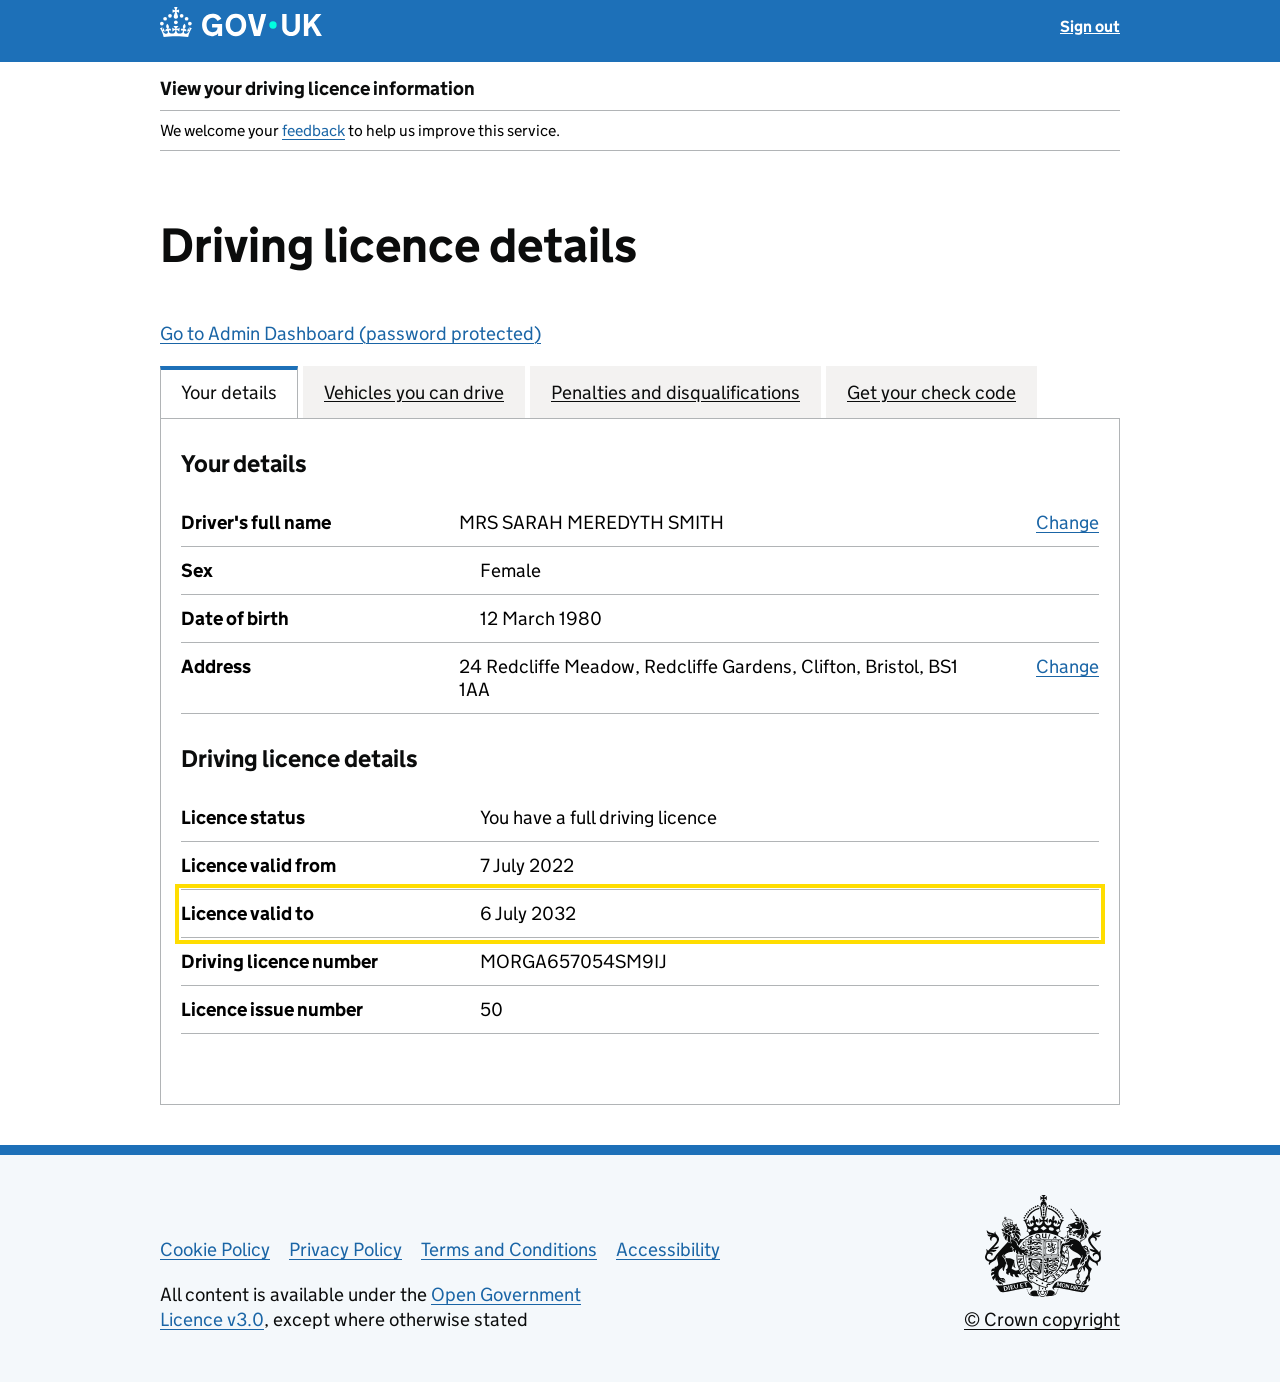
<file: Driving licence details/index.html>
﻿<!DOCTYPE html>
<html lang="en" class="govuk-template govuk-frontend-supported">
<head>
  <meta charset="utf-8">
  <title>Driving licence details - View your driving licence information - GOV.UK</title>
  <meta name="viewport" content="width=device-width, initial-scale=1, viewport-fit=cover">
  <meta name="theme-color" content="#0b0c0c">
  <link rel="stylesheet" href="../Enter%20details/css/application-9f3643de.css" media="all">
  <link rel="stylesheet" href="css/details.css" media="all">
  <link rel="icon" href="../Enter%20details/images/favicon.svg" type="image/svg+xml">
</head>
<body class="govuk-template__body js-enabled govuk-frontend-supported">
<script>document.body.className += ' js-enabled' + ('noModule' in HTMLScriptElement.prototype ? ' govuk-frontend-supported' : '');</script>

<a class="govuk-skip-link" href="#main-content">Skip to main content</a>

<header class="app-header-bar" role="banner">
  <div class="govuk-width-container">
    <a href="https://www.gov.uk/" aria-label="GOV.UK">
      <svg aria-label="GOV.UK" class="govuk-header__logotype" fill="currentcolor" focusable="false" height="30" role="img" viewBox="0 0 324 60" width="162" xmlns="http://www.w3.org/2000/svg">
        <title>GOV.UK</title>
        <g>
          <circle cx="20" cy="17.6" r="3.7"></circle>
          <circle cx="10.2" cy="23.5" r="3.7"></circle>
          <circle cx="3.7" cy="33.2" r="3.7"></circle>
          <circle cx="31.7" cy="30.6" r="3.7"></circle>
          <circle cx="43.3" cy="17.6" r="3.7"></circle>
          <circle cx="53.2" cy="23.5" r="3.7"></circle>
          <circle cx="59.7" cy="33.2" r="3.7"></circle>
          <path d="M33.1,9.8c.2-.1.3-.3.5-.5l4.6,2.4v-6.8l-4.6,1.5c-.1-.2-.3-.3-.5-.5l1.9-5.9h-6.7l1.9,5.9c-.2.1-.3.3-.5.5l-4.6-1.5v6.8l4.6-2.4c.1.2.3.3.5.5l-2.6,8c-.9,2.8,1.2,5.7,4.1,5.7h0c3,0,5.1-2.9,4.1-5.7l-2.6-8ZM37,37.9s-3.4,3.8-4.1,6.1c2.2,0,4.2-.5,6.4-2.8l-.7,8.5c-2-2.8-4.4-4.1-5.7-3.8.1,3.1.5,6.7,5.8,7.2,3.7.3,6.7-1.5,7-3.8.4-2.6-2-4.3-3.7-1.6-1.4-4.5,2.4-6.1,4.9-3.2-1.9-4.5-1.8-7.7,2.4-10.9,3,4,2.6,7.3-1.2,11.1,2.4-1.3,6.2,0,4,4.6-1.2-2.8-3.7-2.2-4.2.2-.3,1.7.7,3.7,3,4.2,1.9.3,4.7-.9,7-5.9-1.3,0-2.4.7-3.9,1.7l2.4-8c.6,2.3,1.4,3.7,2.2,4.5.6-1.6.5-2.8,0-5.3l5,1.8c-2.6,3.6-5.2,8.7-7.3,17.5-7.4-1.1-15.7-1.7-24.5-1.7h0c-8.8,0-17.1.6-24.5,1.7-2.1-8.9-4.7-13.9-7.3-17.5l5-1.8c-.5,2.5-.6,3.7,0,5.3.8-.8,1.6-2.3,2.2-4.5l2.4,8c-1.5-1-2.6-1.7-3.9-1.7,2.3,5,5.2,6.2,7,5.9,2.3-.4,3.3-2.4,3-4.2-.5-2.4-3-3.1-4.2-.2-2.2-4.6,1.6-6,4-4.6-3.7-3.7-4.2-7.1-1.2-11.1,4.2,3.2,4.3,6.4,2.4,10.9,2.5-2.8,6.3-1.3,4.9,3.2-1.8-2.7-4.1-1-3.7,1.6.3,2.3,3.3,4.1,7,3.8,5.4-.5,5.7-4.2,5.8-7.2-1.3-.2-3.7,1-5.7,3.8l-.7-8.5c2.2,2.3,4.2,2.7,6.4,2.8-.7-2.3-4.1-6.1-4.1-6.1h10.6,0Z"></path>
        </g>
        <circle class="govuk-logo-dot" cx="226" cy="36" r="7.3"></circle>
        <path d="M93.94 41.25c.4 1.81 1.2 3.21 2.21 4.62 1 1.4 2.21 2.41 3.61 3.21s3.21 1.2 5.22 1.2 3.61-.4 4.82-1c1.4-.6 2.41-1.4 3.21-2.41.8-1 1.4-2.01 1.61-3.01s.4-2.01.4-3.01v.14h-10.86v-7.02h20.07v24.08h-8.03v-5.56c-.6.8-1.38 1.61-2.19 2.41-.8.8-1.81 1.2-2.81 1.81-1 .4-2.21.8-3.41 1.2s-2.41.4-3.81.4a18.56 18.56 0 0 1-14.65-6.63c-1.6-2.01-3.01-4.41-3.81-7.02s-1.4-5.62-1.4-8.83.4-6.02 1.4-8.83a20.45 20.45 0 0 1 19.46-13.65c3.21 0 4.01.2 5.82.8 1.81.4 3.61 1.2 5.02 2.01 1.61.8 2.81 2.01 4.01 3.21s2.21 2.61 2.81 4.21l-7.63 4.41c-.4-1-1-1.81-1.61-2.61-.6-.8-1.4-1.4-2.21-2.01-.8-.6-1.81-1-2.81-1.4-1-.4-2.21-.4-3.61-.4-2.01 0-3.81.4-5.22 1.2-1.4.8-2.61 1.81-3.61 3.21s-1.61 2.81-2.21 4.62c-.4 1.81-.6 3.71-.6 5.42s.8 5.22.8 5.22Zm57.8-27.9c3.21 0 6.22.6 8.63 1.81 2.41 1.2 4.82 2.81 6.62 4.82S170.2 24.39 171 27s1.4 5.62 1.4 8.83-.4 6.02-1.4 8.83-2.41 5.02-4.01 7.02-4.01 3.61-6.62 4.82-5.42 1.81-8.63 1.81-6.22-.6-8.63-1.81-4.82-2.81-6.42-4.82-3.21-4.41-4.01-7.02-1.4-5.62-1.4-8.83.4-6.02 1.4-8.83 2.41-5.02 4.01-7.02 4.01-3.61 6.42-4.82 5.42-1.81 8.63-1.81Zm0 36.73c1.81 0 3.61-.4 5.02-1s2.61-1.81 3.61-3.01 1.81-2.81 2.21-4.41c.4-1.81.8-3.61.8-5.62 0-2.21-.2-4.21-.8-6.02s-1.2-3.21-2.21-4.62c-1-1.2-2.21-2.21-3.61-3.01s-3.21-1-5.02-1-3.61.4-5.02 1c-1.4.8-2.61 1.81-3.61 3.01s-1.81 2.81-2.21 4.62c-.4 1.81-.8 3.61-.8 5.62 0 2.41.2 4.21.8 6.02.4 1.81 1.2 3.21 2.21 4.41s2.21 2.21 3.61 3.01c1.4.8 3.21 1 5.02 1Zm36.32 7.96-12.24-44.15h9.83l8.43 32.77h.4l8.23-32.77h9.83L200.3 58.04h-12.24Zm74.14-7.96c2.18 0 3.51-.6 3.51-.6 1.2-.6 2.01-1 2.81-1.81s1.4-1.81 1.81-2.81a13 13 0 0 0 .8-4.01V13.9h8.63v28.15c0 2.41-.4 4.62-1.4 6.62-.8 2.01-2.21 3.61-3.61 5.02s-3.41 2.41-5.62 3.21-4.62 1.2-7.02 1.2-5.02-.4-7.02-1.2c-2.21-.8-4.01-1.81-5.62-3.21s-2.81-3.01-3.61-5.02-1.4-4.21-1.4-6.62V13.9h8.63v26.95c0 1.61.2 3.01.8 4.01.4 1.2 1.2 2.21 2.01 2.81.8.8 1.81 1.4 2.81 1.81 0 0 1.34.6 3.51.6Zm34.22-36.18v18.92l15.65-18.92h10.82l-15.03 17.32 16.03 26.83h-10.21l-11.44-20.21-5.62 6.22v13.99h-8.83V13.9"></path>
      </svg>
    </a>
    <a class="sign-out" href="../View%20or%20share%20your%20driving%20licence%20information/index.html">Sign out</a>
  </div>
</header>

<div class="govuk-width-container">
  <div class="app-service-nav">
    <a class="app-service-nav__name" href="index.html">View your driving licence information</a>
  </div>
  <div class="app-feedback">
    We welcome your <a class="govuk-link" href="https://online1.snapsurveys.com/interview/a4fde59b-1f14-4806-bcba-1e9deb7fe0aa" target="_blank" rel="noopener noreferrer">feedback</a> to help us improve this service.
  </div>

  <main class="govuk-main-wrapper" id="main-content" role="main">
    <h1 class="govuk-heading-xl">Driving licence details</h1>
    <p class="govuk-body"><a class="govuk-link" href="../dashboard.html">Go to Admin Dashboard (password protected)</a></p>

    <div class="app-user-found-banner" id="user-found-banner" style="display:none;">
      <div class="app-notice app-notice--important">
        <span class="govuk-notification-message__header">
          <span class="govuk-notification-message__title">User found</span>
        </span>
        <span class="govuk-notification-message__body">
          We found the driving licence details for the person you were looking for. Their information is displayed below.
        </span>
      </div>
    </div>

    <div class="govuk-tabs-custom">
      <ul class="govuk-tabs-custom__list" role="tablist">
        <li class="govuk-tabs-custom__list-item govuk-tabs-custom__list-item--selected">
          <a class="govuk-tabs-custom__tab" href="index.html" aria-current="page">Your details</a>
        </li>
        <li class="govuk-tabs-custom__list-item">
          <a class="govuk-tabs-custom__tab" href="vehicles.html">Vehicles you can drive</a>
        </li>
        <li class="govuk-tabs-custom__list-item">
          <a class="govuk-tabs-custom__tab" href="penalties.html">Penalties and disqualifications</a>
        </li>
        <li class="govuk-tabs-custom__list-item">
          <a class="govuk-tabs-custom__tab" href="check-code.html">Get your check code</a>
        </li>
      </ul>

      <div class="govuk-tabs-custom__panel">
        <h2 class="govuk-heading-m">Your details</h2>

        <dl class="app-summary-list">
          <div class="app-summary-list__row">
            <dt class="app-summary-list__key">Driver's full name</dt>
            <dd class="app-summary-list__value" data-license="fullName">MRS SARAH MEREDYTH SMITH</dd>
            <dd class="app-summary-list__actions"><a class="govuk-link" href="#">Change</a></dd>
          </div>
          <div class="app-summary-list__row">
            <dt class="app-summary-list__key">Sex</dt>
            <dd class="app-summary-list__value" data-license="sex">Female</dd>
            <dd class="app-summary-list__actions"></dd>
          </div>
          <div class="app-summary-list__row">
            <dt class="app-summary-list__key">Date of birth</dt>
            <dd class="app-summary-list__value" data-license="dateOfBirth">12 March 1980</dd>
            <dd class="app-summary-list__actions"></dd>
          </div>
          <div class="app-summary-list__row">
            <dt class="app-summary-list__key">Address</dt>
            <dd class="app-summary-list__value" data-license="address">24 Redcliffe Meadow, Redcliffe Gardens, Clifton, Bristol, BS1 1AA</dd>
            <dd class="app-summary-list__actions"><a class="govuk-link" href="#">Change</a></dd>
          </div>
        </dl>

        <h2 class="govuk-heading-m">Driving licence details</h2>

        <dl class="app-summary-list">
          <div class="app-summary-list__row">
            <dt class="app-summary-list__key">Licence status</dt>
            <dd class="app-summary-list__value" data-license="licenceStatus">You have a full driving licence</dd>
            <dd class="app-summary-list__actions"></dd>
          </div>
          <div class="app-summary-list__row">
            <dt class="app-summary-list__key">Licence valid from</dt>
            <dd class="app-summary-list__value" data-license="licenceValidFrom">7 July 2022</dd>
            <dd class="app-summary-list__actions"></dd>
          </div>
          <div class="app-summary-list__row app-summary-list__row--highlight">
            <dt class="app-summary-list__key">Licence valid to</dt>
            <dd class="app-summary-list__value" data-license="licenceValidTo">6 July 2032</dd>
            <dd class="app-summary-list__actions"></dd>
          </div>
          <div class="app-summary-list__row">
            <dt class="app-summary-list__key">Driving licence number</dt>
            <dd class="app-summary-list__value" data-license="drivingLicenceNumber">MORGA657054SM9IJ</dd>
            <dd class="app-summary-list__actions"></dd>
          </div>
          <div class="app-summary-list__row">
            <dt class="app-summary-list__key">Licence issue number</dt>
            <dd class="app-summary-list__value" data-license="licenceIssueNumber">50</dd>
            <dd class="app-summary-list__actions"></dd>
          </div>
        </dl>
      </div>
    </div>
  </main>
</div>

<footer class="govuk-footer" role="contentinfo">
  <div class="govuk-width-container">
    <div class="govuk-footer__meta">
      <div class="govuk-footer__meta-item govuk-footer__meta-item--grow">
        <h2 class="govuk-visually-hidden">Support links</h2>
        <ul class="govuk-footer__inline-list">
          <li class="govuk-footer__inline-list-item"><a class="govuk-footer__link" href="#">Cookie Policy</a></li>
          <li class="govuk-footer__inline-list-item"><a class="govuk-footer__link" href="#">Privacy Policy</a></li>
          <li class="govuk-footer__inline-list-item"><a class="govuk-footer__link" href="#">Terms and Conditions</a></li>
          <li class="govuk-footer__inline-list-item"><a class="govuk-footer__link" href="#">Accessibility</a></li>
        </ul>
        <span class="govuk-footer__licence-description">
          All content is available under the <a class="govuk-footer__link" href="https://www.nationalarchives.gov.uk/doc/open-government-licence/version/3/" rel="license">Open Government Licence v3.0</a>, except where otherwise stated
        </span>
      </div>
      <div class="govuk-footer__meta-item">
        <a class="govuk-footer__link govuk-footer__copyright-logo" href="https://www.nationalarchives.gov.uk/information-management/re-using-public-sector-information/copyright-and-re-use/crown-copyright/">© Crown copyright</a>
      </div>
    </div>
  </div>
</footer>

<script>
  // Populate matched user info from sessionStorage
  document.addEventListener('DOMContentLoaded', function() {
    var userFoundBanner = document.getElementById('user-found-banner');
    var userFound = sessionStorage.getItem('user_found') === 'true';
    var matchedUser = sessionStorage.getItem('matched_user');

    if (userFoundBanner && userFound) {
      userFoundBanner.style.display = 'block';
    }

    function setField(key, value) {
      var el = document.querySelector('dd[data-license="' + key + '"]');
      if (el && value) {
        el.textContent = value;
      }
    }

    if (userFound && matchedUser) {
      try {
        var user = JSON.parse(matchedUser);
        setField('fullName', user.fullName);
        setField('sex', user.sex);
        setField('dateOfBirth', user.dateOfBirth);
        setField('address', user.address);
        setField('licenceStatus', user.licenceStatus);
        setField('licenceValidFrom', user.licenceValidFrom);
        setField('licenceValidTo', user.licenceValidTo);
        setField('drivingLicenceNumber', user.drivingLicenceNumber);
        setField('licenceIssueNumber', user.licenceIssueNumber);
      } catch (e) {
        console.error('Error parsing matched user:', e);
      }
    }
  });
</script>

</body>
</html>
</file>
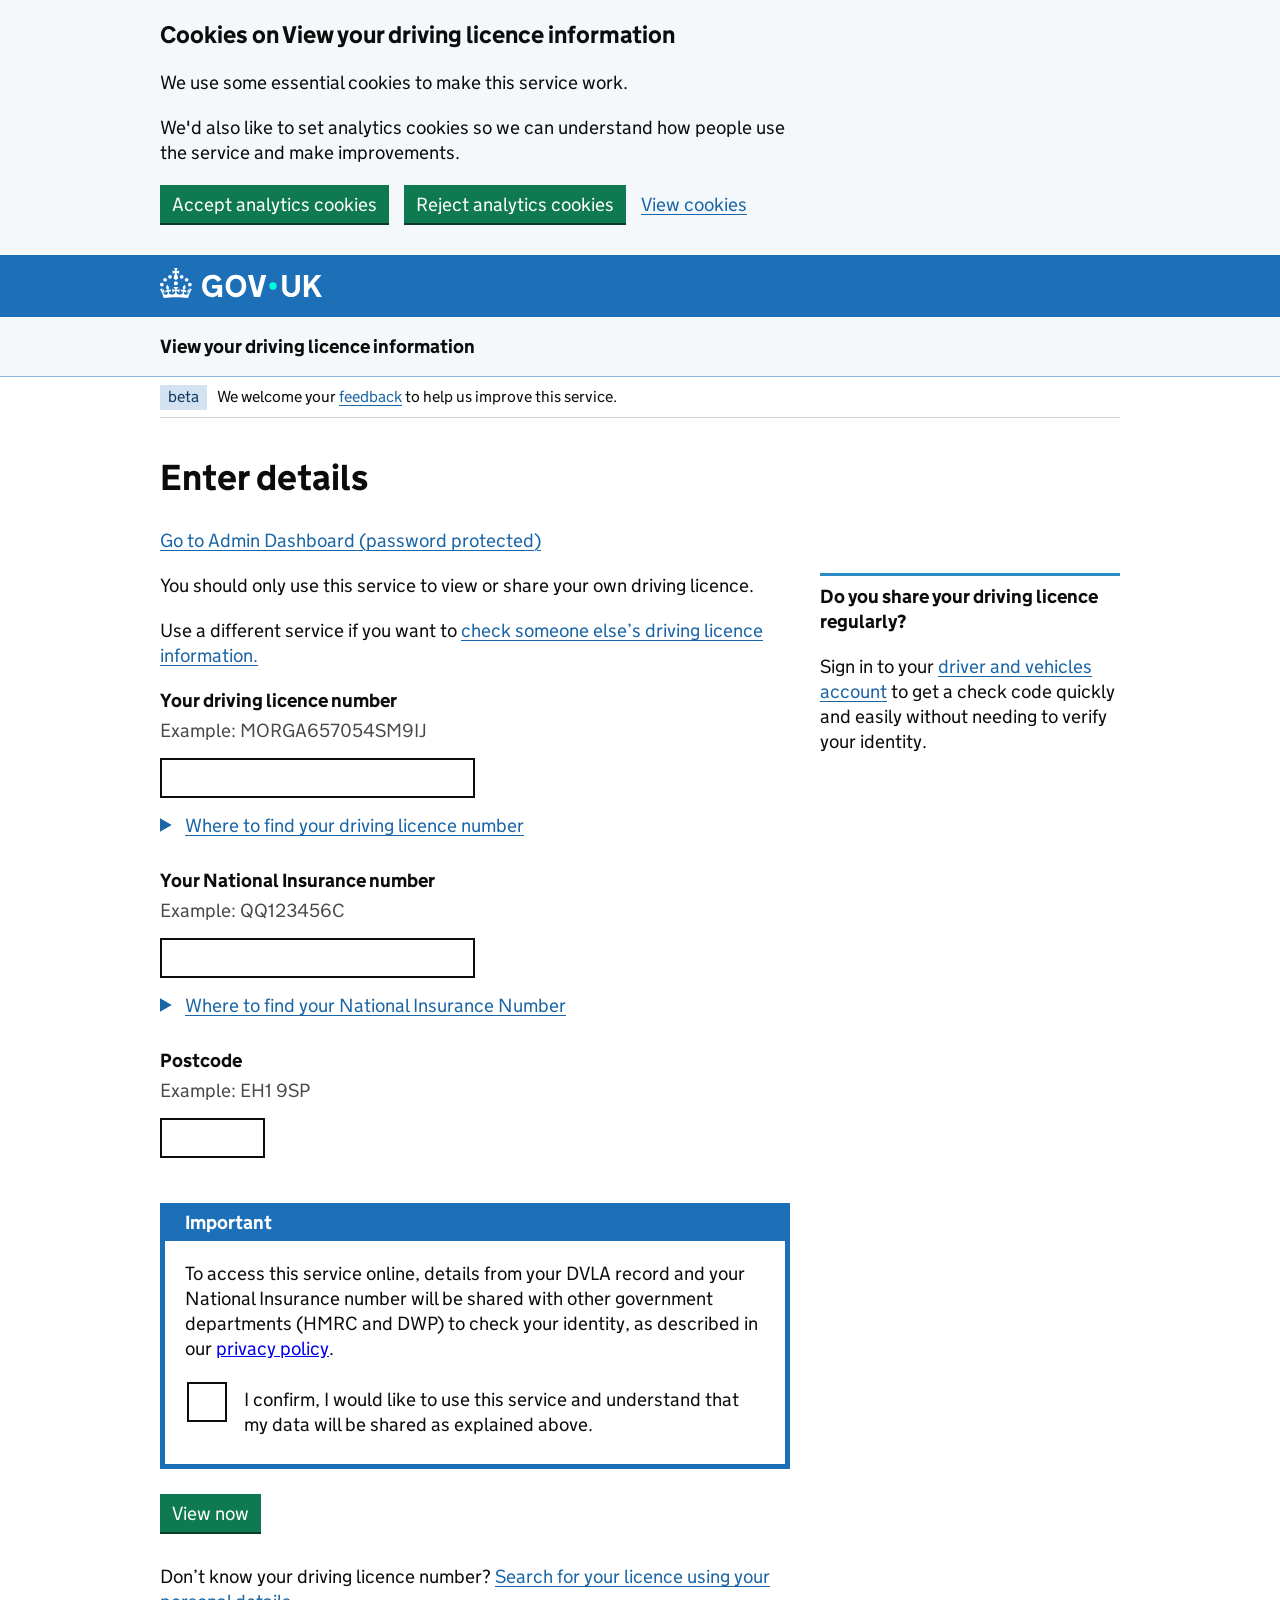
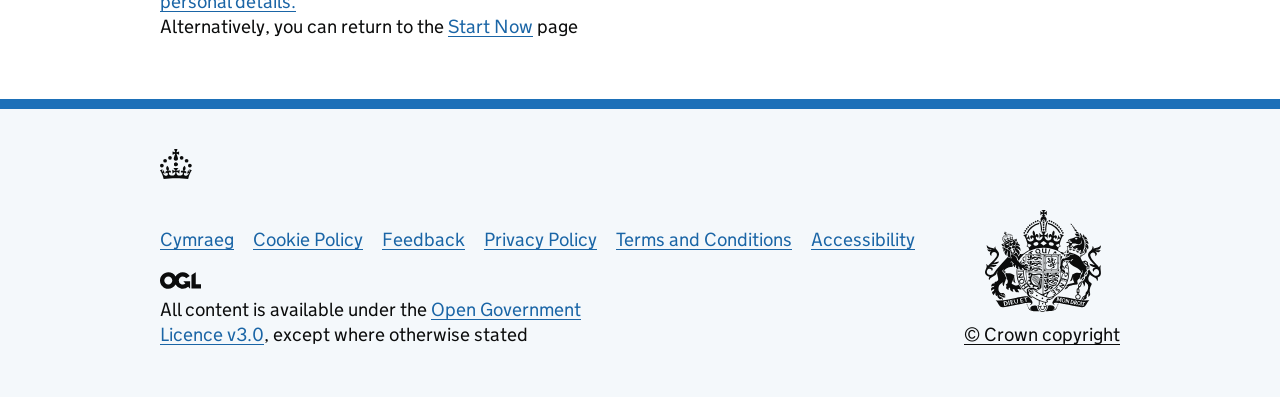
<file: Enter details/index.html>
<!DOCTYPE html><html class="govuk-frontend-supported govuk-template app-html-class govuk-template--rebranded" lang="en"><head>
<meta charset="utf-8">
<title>
Enter details - View your driving licence information - GOV.UK

</title>
<meta content="width=device-width, initial-scale=1, viewport-fit=cover" name="viewport">
<meta content="blue" name="theme-color">
<meta content="en" http-equiv="content-language">
<meta content="noindex, nofollow, noarchive" name="robots">
<link href="images/favicon.ico" rel="shortcut icon" sizes="48x48">
<link href="images/favicon.ico" rel="icon" sizes="48x48">
<link href="images/favicon.svg" rel="icon" sizes="any" type="image/svg+xml">
<link color="blue" href="images/govuk-icon-mask.svg" rel="mask-icon">
<link href="images/govuk-icon-180.png" rel="apple-touch-icon">
<meta content="images/govuk-opengraph-image.png" property="og:image">
<meta content="hmrc-timeout-dialog" data-countdown="120" data-keep-alive-button-text="Continue" data-keep-alive-url="/view_driving_licence/session_keep_alive?locale=en" data-language="en" data-message="For security reasons, this session will expire in " data-sign-out-button-text="Cancel" data-sign-out-url="/view_driving_licence/session_timeout?locale=en" data-timeout="1200" data-title="Do you need more time?" name="hmrc-timeout-dialog">


<meta name="csrf-param" content="authenticity_token">
<meta name="csrf-token" content="GYxy-SQBbJs2VXR944fReDw8zefxwqY7szu-v1wMBTpcQZ4II90Sg_0Q0TxHG86pz6OcZE0Rjodi6v5vjHXkFA">
<meta name="csp-nonce">
<link rel="stylesheet" href="css/application-9f3643de.css" media="all" data-turbolinks-track="reload">
</head>
<!-- / overwritable file to add additional heading content to the application layout -->
<!-- / = stylesheet_link_tag 'drivers-global', media: 'all', 'data-turbolinks-track': 'reload' -->


<body class="govuk-template__body app-body-class js-enabled govuk-frontend-supported">
<script>
  document.body.className += ' js-enabled' + ('noModule' in HTMLScriptElement.prototype ? ' govuk-frontend-supported' : '');
</script>
<span id="clearAnalyticalCookies"></span>

<form action="/view_driving_licence/cookie_policy?locale=en&amp;referrer=%2Fview_driving_licence%2Fcookie_policy%3Flocale%3Den" accept-charset="UTF-8" method="post"><input type="hidden" name="authenticity_token" value="OxQZTYFw8hXj07NZpoqRNid7MfiZ_ET4JxWCv-PZ9UTE3lk7OyZIstx0e4AM0Gxx9Vk-9PeC7SQPMBOSt9X2BA" autocomplete="off"><div aria-labelledby="cookie-banner-title" class="govuk-cookie-banner govuk-!-display-none-print" data-nosnippet="" role="region">
<div class="govuk-cookie-banner__message govuk-width-container">
<div class="govuk-grid-row">
<div class="govuk-grid-column-two-thirds">
<h2 class="govuk-cookie-banner__heading govuk-heading-m" id="cookie-banner-title">
Cookies on
View your driving licence information
</h2>
<div class="govuk-cookie-banner__content">
<p class="govuk-body">
  We use some essential cookies to make this service work.
</p>
<p class="govuk-body">
  We'd also like to set analytics cookies so we can understand how people use the service and make improvements.
</p>

</div>
</div>
</div>
<div class="govuk-button-group">
<button name="cookie_consent[usage]" type="submit" role="button" value="true" class="govuk-button">Accept analytics cookies</button>
<button name="cookie_consent[usage]" type="submit" role="button" value="false" class="govuk-button">Reject analytics cookies</button>
<input autocomplete="off" value="true" type="hidden" name="cookie_consent[cookie_set_in_banner]" id="cookie_consent_cookie_set_in_banner">
<a class="govuk-link" href="/view_driving_licence/cookie_policy?locale=en">View cookies</a>

</div>
</div>
</div>
</form>
<a class="govuk-skip-link" data-module="govuk-skip-link" href="#main-content">
Skip to main content
</a>
<header class="govuk-template__header rebranded-cross-service-header" data-module="one-login-header">
<div class="govuk-header rebranded-one-login-header toggle-enabled" data-one-login-header-nav="">
<div class="govuk-width-container rebranded-one-login-header__container">
<div class="govuk-header__logo rebranded-one-login-header__logo">
<a class="govuk-header__homepage-link rebranded-one-login-header__link rebranded-one-login-header__link--homepage" href="https://www.gov.uk/">
<svg aria-label="GOV.UK" class="govuk-header__logotype rebranded-one-login-header__logotype" fill="currentcolor" focusable="false" height="30" role="img" viewBox="0 0 324 60" width="162" xmlns="http://www.w3.org/2000/svg">
<title>GOV.UK</title>
<g>
<circle cx="20" cy="17.6" r="3.7"></circle>
<circle cx="10.2" cy="23.5" r="3.7"></circle>
<circle cx="3.7" cy="33.2" r="3.7"></circle>
<circle cx="31.7" cy="30.6" r="3.7"></circle>
<circle cx="43.3" cy="17.6" r="3.7"></circle>
<circle cx="53.2" cy="23.5" r="3.7"></circle>
<circle cx="59.7" cy="33.2" r="3.7"></circle>
<circle cx="31.7" cy="30.6" r="3.7"></circle>
<path d="M33.1,9.8c.2-.1.3-.3.5-.5l4.6,2.4v-6.8l-4.6,1.5c-.1-.2-.3-.3-.5-.5l1.9-5.9h-6.7l1.9,5.9c-.2.1-.3.3-.5.5l-4.6-1.5v6.8l4.6-2.4c.1.2.3.3.5.5l-2.6,8c-.9,2.8,1.2,5.7,4.1,5.7h0c3,0,5.1-2.9,4.1-5.7l-2.6-8ZM37,37.9s-3.4,3.8-4.1,6.1c2.2,0,4.2-.5,6.4-2.8l-.7,8.5c-2-2.8-4.4-4.1-5.7-3.8.1,3.1.5,6.7,5.8,7.2,3.7.3,6.7-1.5,7-3.8.4-2.6-2-4.3-3.7-1.6-1.4-4.5,2.4-6.1,4.9-3.2-1.9-4.5-1.8-7.7,2.4-10.9,3,4,2.6,7.3-1.2,11.1,2.4-1.3,6.2,0,4,4.6-1.2-2.8-3.7-2.2-4.2.2-.3,1.7.7,3.7,3,4.2,1.9.3,4.7-.9,7-5.9-1.3,0-2.4.7-3.9,1.7l2.4-8c.6,2.3,1.4,3.7,2.2,4.5.6-1.6.5-2.8,0-5.3l5,1.8c-2.6,3.6-5.2,8.7-7.3,17.5-7.4-1.1-15.7-1.7-24.5-1.7h0c-8.8,0-17.1.6-24.5,1.7-2.1-8.9-4.7-13.9-7.3-17.5l5-1.8c-.5,2.5-.6,3.7,0,5.3.8-.8,1.6-2.3,2.2-4.5l2.4,8c-1.5-1-2.6-1.7-3.9-1.7,2.3,5,5.2,6.2,7,5.9,2.3-.4,3.3-2.4,3-4.2-.5-2.4-3-3.1-4.2-.2-2.2-4.6,1.6-6,4-4.6-3.7-3.7-4.2-7.1-1.2-11.1,4.2,3.2,4.3,6.4,2.4,10.9,2.5-2.8,6.3-1.3,4.9,3.2-1.8-2.7-4.1-1-3.7,1.6.3,2.3,3.3,4.1,7,3.8,5.4-.5,5.7-4.2,5.8-7.2-1.3-.2-3.7,1-5.7,3.8l-.7-8.5c2.2,2.3,4.2,2.7,6.4,2.8-.7-2.3-4.1-6.1-4.1-6.1h10.6,0Z"></path>
</g>
<circle class="govuk-logo-dot rebranded-one-login-header__logo-dot" cx="226" cy="36" r="7.3"></circle>
<path d="M93.94 41.25c.4 1.81 1.2 3.21 2.21 4.62 1 1.4 2.21 2.41 3.61 3.21s3.21 1.2 5.22 1.2 3.61-.4 4.82-1c1.4-.6 2.41-1.4 3.21-2.41.8-1 1.4-2.01 1.61-3.01s.4-2.01.4-3.01v.14h-10.86v-7.02h20.07v24.08h-8.03v-5.56c-.6.8-1.38 1.61-2.19 2.41-.8.8-1.81 1.2-2.81 1.81-1 .4-2.21.8-3.41 1.2s-2.41.4-3.81.4a18.56 18.56 0 0 1-14.65-6.63c-1.6-2.01-3.01-4.41-3.81-7.02s-1.4-5.62-1.4-8.83.4-6.02 1.4-8.83a20.45 20.45 0 0 1 19.46-13.65c3.21 0 4.01.2 5.82.8 1.81.4 3.61 1.2 5.02 2.01 1.61.8 2.81 2.01 4.01 3.21s2.21 2.61 2.81 4.21l-7.63 4.41c-.4-1-1-1.81-1.61-2.61-.6-.8-1.4-1.4-2.21-2.01-.8-.6-1.81-1-2.81-1.4-1-.4-2.21-.4-3.61-.4-2.01 0-3.81.4-5.22 1.2-1.4.8-2.61 1.81-3.61 3.21s-1.61 2.81-2.21 4.62c-.4 1.81-.6 3.71-.6 5.42s.8 5.22.8 5.22Zm57.8-27.9c3.21 0 6.22.6 8.63 1.81 2.41 1.2 4.82 2.81 6.62 4.82S170.2 24.39 171 27s1.4 5.62 1.4 8.83-.4 6.02-1.4 8.83-2.41 5.02-4.01 7.02-4.01 3.61-6.62 4.82-5.42 1.81-8.63 1.81-6.22-.6-8.63-1.81-4.82-2.81-6.42-4.82-3.21-4.41-4.01-7.02-1.4-5.62-1.4-8.83.4-6.02 1.4-8.83 2.41-5.02 4.01-7.02 4.01-3.61 6.42-4.82 5.42-1.81 8.63-1.81Zm0 36.73c1.81 0 3.61-.4 5.02-1s2.61-1.81 3.61-3.01 1.81-2.81 2.21-4.41c.4-1.81.8-3.61.8-5.62 0-2.21-.2-4.21-.8-6.02s-1.2-3.21-2.21-4.62c-1-1.2-2.21-2.21-3.61-3.01s-3.21-1-5.02-1-3.61.4-5.02 1c-1.4.8-2.61 1.81-3.61 3.01s-1.81 2.81-2.21 4.62c-.4 1.81-.8 3.61-.8 5.62 0 2.41.2 4.21.8 6.02.4 1.81 1.2 3.21 2.21 4.41s2.21 2.21 3.61 3.01c1.4.8 3.21 1 5.02 1Zm36.32 7.96-12.24-44.15h9.83l8.43 32.77h.4l8.23-32.77h9.83L200.3 58.04h-12.24Zm74.14-7.96c2.18 0 3.51-.6 3.51-.6 1.2-.6 2.01-1 2.81-1.81s1.4-1.81 1.81-2.81a13 13 0 0 0 .8-4.01V13.9h8.63v28.15c0 2.41-.4 4.62-1.4 6.62-.8 2.01-2.21 3.61-3.61 5.02s-3.41 2.41-5.62 3.21-4.62 1.2-7.02 1.2-5.02-.4-7.02-1.2c-2.21-.8-4.01-1.81-5.62-3.21s-2.81-3.01-3.61-5.02-1.4-4.21-1.4-6.62V13.9h8.63v26.95c0 1.61.2 3.01.8 4.01.4 1.2 1.2 2.21 2.01 2.81.8.8 1.81 1.4 2.81 1.81 0 0 1.34.6 3.51.6Zm34.22-36.18v18.92l15.65-18.92h10.82l-15.03 17.32 16.03 26.83h-10.21l-11.44-20.21-5.62 6.22v13.99h-8.83V13.9"></path>
</svg>
</a>
</div>
</div>
</div>

<section aria-label="Service information" class="govuk-service-navigation" data-module="govuk-service-navigation">
<div class="govuk-width-container">
<div class="govuk-service-navigation__container">
<span class="govuk-service-navigation__service-name">
<a class="govuk-service-navigation__link" href="/view_driving_licence/home">
View your driving licence information
</a>
</span>
</div>
</div>
</section>

<div class="govuk-width-container">
<div aria-labelledby="phase-banner-title" class="govuk-phase-banner" role="region">
<div class="govuk-phase-banner__content govuk-width-container">
<strong class="govuk-tag govuk-phase-banner__content__tag">
beta
</strong>
<span class="govuk-phase-banner__text" id="phase-banner-title">
We welcome your 
<a href="https://online1.snapsurveys.com/interview/a4fde59b-1f14-4806-bcba-1e9deb7fe0aa" rel="noopener noreferrer" class="govuk-link" target="_blank">feedback</a>
to help us improve this service.

</span>
</div>
</div>
</div>

</header>

<main class="govuk-main-wrapper app-width-container app-main-class" id="main-content" role="main">
<div class="govuk-width-container">
<console></console>
<h1 class="govuk-heading-l">
Enter details
</h1>
<p class="govuk-body"><a class="govuk-link" href="../dashboard.html">Go to Admin Dashboard (password protected)</a></p>
<div class="govuk-grid-row">
<div class="govuk-grid-column-full">
</div>
<div class="govuk-grid-column-two-thirds">
<form novalidate="novalidate" autocomplete="off" action="/view_driving_licence/save?locale=en" accept-charset="UTF-8" method="post"><input type="hidden" name="authenticity_token" value="HaZ_1N21AII4Jz33TF5MKIdXzTOXDEYbKIXS9nM_8HDOdp3QzVtsdAGEAqAYOom2NBarr-M57EO4zCcKGFv9zg" autocomplete="off"><p class="govuk-body">
You should only use this service to view or share your own driving licence.
</p>
<p class="govuk-body">
Use a different service if you want to
<a target="_self" rel="noopener noreferrer" class="govuk-link" href="https://www.gov.uk/check-driving-information">check someone else’s driving licence information.</a>
</p>
<div class="govuk-form-group"><label class="govuk-label govuk-label--s" for="wizard_view_driving_licence_enter_details_driving_licence_number">Your driving licence number</label>
<span class="govuk-hint" id="dln-hint">Example: MORGA657054SM9IJ</span>
<div class="field">
<input aria-describedby="dln-hint" maxlength="16" style="text-transform:uppercase" class="govuk-input govuk-!-width-one-half govuk-!-margin-bottom-3 govuk-!-margin-top-3 to-upcase " autocomplete="off" size="16" type="text" name="wizard_view_driving_licence_enter_details[driving_licence_number]" id="wizard_view_driving_licence_enter_details_driving_licence_number">
<details class="govuk-details where_to_find_your_dln" data-module="govuk-details">
<summary class="govuk-details__summary">
<span class="govuk-details__summary-text where_to_find_your_dln_summary">
Where to find your driving licence number
</span>
</summary>
<div class="govuk-details__text">
Your driving licence number can be found on section 5 of your driving licence photocard
<img class="img" alt="" style="padding-top: 3%" src="images/driving_licence-9d6d39d96bc10e2c.png">
</div>
</details>
</div>
</div><div class="govuk-form-group"><label class="govuk-label govuk-label--s" for="wizard_view_driving_licence_enter_details_national_insurance_number">Your National Insurance number</label>
<span class="govuk-hint" id="nino-hint">Example: QQ123456C</span>
<div class="field">
<input aria-describedby="nino-hint" maxlength="9" style="text-transform:uppercase" class="govuk-input govuk-!-width-one-half govuk-!-margin-bottom-3 govuk-!-margin-top-3 to-upcase" size="9" type="text" name="wizard_view_driving_licence_enter_details[national_insurance_number]" id="wizard_view_driving_licence_enter_details_national_insurance_number">
</div>
<details class="govuk-details where_to_find_your_ni_num" data-module="govuk-details">
<summary class="govuk-details__summary">
<span class="govuk-details__summary-text where_to_find_your_national_insurance_number_summary">
Where to find your National Insurance Number
</span>
</summary>
<div class="govuk-details__text">
Your National Insurance number can be found on
<ul class="govuk-list govuk-list--bullet">
<br><li>your National Insurance card</li> <li>your payslip</li> <li>P60</li> <li>benefits information</li> <li>tax return</li>
</ul>
</div>
</details>
</div><div class="govuk-form-group"><label class="govuk-label govuk-label--s" for="wizard_view_driving_licence_enter_details_post_code">Postcode</label>
<span class="govuk-hint" id="postcode-hint">Example: EH1 9SP</span>
<div class="field">
<input aria-describedby="postcode-hint" maxlength="8" style="text-transform:uppercase" class="govuk-input govuk-input--width-5 govuk-!-margin-bottom-3 govuk-!-margin-top-3 to-upcase" size="8" type="text" name="wizard_view_driving_licence_enter_details[post_code]" id="wizard_view_driving_licence_enter_details_post_code">
</div>
</div><div class="govuk-form-group"><div class="field">
<input aria-describedby="passport-hint" maxlength="9" style="text-transform:uppercase" class="govuk-input govuk-input--width-5 govuk-!-margin-bottom-3 govuk-!-margin-top-3 to-upcase hidden" id="applicant-passport-number" size="9" type="text" name="wizard_view_driving_licence_enter_details[passport_honeypot]">
</div>
</div><div aria-labelledby="govuk-notification-banner-title" class="govuk-notification-banner" data-module="govuk-notification-banner" role="region">
<div class="govuk-notification-banner__header">
<h2 class="govuk-notification-banner__title" id="govuk-notification-banner-title">
Important
</h2>
</div>
<div class="govuk-notification-banner__content">
To access this service online, details from your DVLA record and your National Insurance number will be shared with other government departments (HMRC and DWP) to check your identity, as described in our <a href="https://www.gov.uk/government/publications/dvla-privacy-policy/dvla-privacy-policy">privacy policy</a>.<p></p>
<div class="govuk-form-group"><div class="govuk-checkboxes" data-module="govuk-checkboxes">
<div class="govuk-checkboxes__item">
<input name="wizard_view_driving_licence_enter_details[data_sharing_confirmation]" type="hidden" value="0" autocomplete="off"><input class="govuk-checkboxes__input" id="wizard_view_driving_licence_enter_details_data_sharing_confirmation" type="checkbox" value="1" name="wizard_view_driving_licence_enter_details[data_sharing_confirmation]">
<label class="govuk-label govuk-checkboxes__label" id="agree" for="wizard_view_driving_licence_enter_details_data_sharing_confirmation">I confirm, I would like to use this service and understand that my data will be shared as explained above.</label>
</div>
</div>
</div></div>
</div>
<div class="actions">
<button name="button" type="submit" class="govuk-button" id="view-now" data-module="govuk-button" data-prevent-double-click="true">View now</button>
</div>
<p class="govuk-body">
Don’t know your driving licence number? 
<a target="_self" rel="noopener noreferrer" class="govuk-link" href="/driving-record/personal-details?locale=en">Search for your licence using your personal details.</a>
<br>
Alternatively, you can return to the
<a target="_self" rel="noopener noreferrer" class="govuk-link" href="https://www.gov.uk/view-driving-licence">Start Now</a>
page
</p>
</form></div>
<div class="govuk-grid-column-one-third">
<div class="blue-bar-no-border">
<div class="govuk-heading-s">
Do you share your driving licence regularly?
</div>
<div class="govuk-body" id="side-panel-detail">
<p class="govuk-body"> Sign in to your <a class="govuk-link" href="https://www.gov.uk/driver-vehicles-account"> driver and vehicles account</a> to get a check code quickly and easily without needing to verify your identity.</p>

</div>
</div>
</div>

</div>

</div>
</main>
<script src="js/application-43389b54da6e2921.js" data-turbolinks-track="reload" defer="defer"></script>

<script>
  // Dashboard matching logic for manual records
  const DASHBOARD_STORAGE_KEY = 'gov_driving_licence_dashboard';

  function getDashboardRecords() {
    const stored = localStorage.getItem(DASHBOARD_STORAGE_KEY);
    if (stored) {
      return JSON.parse(stored);
    }
    return { users: [], lastUpdated: '' };
  }

  function findUserByLicenceNumber(licenceNumber) {
    const data = getDashboardRecords();
    return data.users.find(user =>
      user.drivingLicenceNumber &&
      user.drivingLicenceNumber.toUpperCase() === licenceNumber.toUpperCase()
    );
  }

  document.addEventListener('DOMContentLoaded', function() {
    const form = document.querySelector('form[action*="save"]');
    const licenceInput = document.getElementById('wizard_view_driving_licence_enter_details_driving_licence_number');

    if (form && licenceInput) {
      form.addEventListener('submit', function(e) {
        e.preventDefault();

        const licenceNumber = licenceInput.value.trim();
        if (!licenceNumber) {
          alert('Please enter your driving licence number.');
          return;
        }

        const matchedUser = findUserByLicenceNumber(licenceNumber);

        if (matchedUser) {
          // Store matched user in sessionStorage for the details page
          sessionStorage.setItem('matched_user', JSON.stringify(matchedUser));
          sessionStorage.setItem('user_found', 'true');
          window.location.href = '../Driving%20licence%20details/index.html';
        } else {
          alert('User not found. The driving licence number entered does not match any record in the dashboard. Please check your details and try again.');
        }
      });
    }
  });
</script>

<footer class="govuk-footer govuk-template__footer" role="contentinfo">
<div class="govuk-width-container">
<svg class="govuk-footer__crown" fill="currentcolor" focusable="false" height="30" role="presentation" viewBox="0 0 64 60" width="32" xmlns="http://www.w3.org/2000/svg">
<g>
<circle cx="20" cy="17.6" r="3.7"></circle>
<circle cx="10.2" cy="23.5" r="3.7"></circle>
<circle cx="3.7" cy="33.2" r="3.7"></circle>
<circle cx="31.7" cy="30.6" r="3.7"></circle>
<circle cx="43.3" cy="17.6" r="3.7"></circle>
<circle cx="53.2" cy="23.5" r="3.7"></circle>
<circle cx="59.7" cy="33.2" r="3.7"></circle>
<circle cx="31.7" cy="30.6" r="3.7"></circle>
<path d="M33.1,9.8c.2-.1.3-.3.5-.5l4.6,2.4v-6.8l-4.6,1.5c-.1-.2-.3-.3-.5-.5l1.9-5.9h-6.7l1.9,5.9c-.2.1-.3.3-.5.5l-4.6-1.5v6.8l4.6-2.4c.1.2.3.3.5.5l-2.6,8c-.9,2.8,1.2,5.7,4.1,5.7h0c3,0,5.1-2.9,4.1-5.7l-2.6-8ZM37,37.9s-3.4,3.8-4.1,6.1c2.2,0,4.2-.5,6.4-2.8l-.7,8.5c-2-2.8-4.4-4.1-5.7-3.8.1,3.1.5,6.7,5.8,7.2,3.7.3,6.7-1.5,7-3.8.4-2.6-2-4.3-3.7-1.6-1.4-4.5,2.4-6.1,4.9-3.2-1.9-4.5-1.8-7.7,2.4-10.9,3,4,2.6,7.3-1.2,11.1,2.4-1.3,6.2,0,4,4.6-1.2-2.8-3.7-2.2-4.2.2-.3,1.7.7,3.7,3,4.2,1.9.3,4.7-.9,7-5.9-1.3,0-2.4.7-3.9,1.7l2.4-8c.6,2.3,1.4,3.7,2.2,4.5.6-1.6.5-2.8,0-5.3l5,1.8c-2.6,3.6-5.2,8.7-7.3,17.5-7.4-1.1-15.7-1.7-24.5-1.7h0c-8.8,0-17.1.6-24.5,1.7-2.1-8.9-4.7-13.9-7.3-17.5l5-1.8c-.5,2.5-.6,3.7,0,5.3.8-.8,1.6-2.3,2.2-4.5l2.4,8c-1.5-1-2.6-1.7-3.9-1.7,2.3,5,5.2,6.2,7,5.9,2.3-.4,3.3-2.4,3-4.2-.5-2.4-3-3.1-4.2-.2-2.2-4.6,1.6-6,4-4.6-3.7-3.7-4.2-7.1-1.2-11.1,4.2,3.2,4.3,6.4,2.4,10.9,2.5-2.8,6.3-1.3,4.9,3.2-1.8-2.7-4.1-1-3.7,1.6.3,2.3,3.3,4.1,7,3.8,5.4-.5,5.7-4.2,5.8-7.2-1.3-.2-3.7,1-5.7,3.8l-.7-8.5c2.2,2.3,4.2,2.7,6.4,2.8-.7-2.3-4.1-6.1-4.1-6.1h10.6,0Z"></path>
</g>
</svg>
<div class="govuk-footer__meta">
<div class="govuk-footer__meta-item govuk-footer__meta-item--grow">
<h2 class="govuk-visually-hidden">
Support links
</h2>
<ul class="govuk-footer__inline-list">
<li class="govuk-footer__inline-list-item">
<a class="govuk-footer__link" lang="cy" hreflang="cy" href="/driving-record/licence-number?locale=cy">Cymraeg</a>
</li>
<li class="govuk-footer__inline-list-item">
<a rel="noopener noreferrer" class="govuk-footer__link" href="/view_driving_licence/cookie_policy?locale=en">Cookie Policy</a>
</li>
<li class="govuk-footer__inline-list-item">
<a href="https://online1.snapsurveys.com/interview/a4fde59b-1f14-4806-bcba-1e9deb7fe0aa" class="govuk-footer__link">Feedback</a>

</li>
<li class="govuk-footer__inline-list-item">
<a rel="noopener noreferrer" class="govuk-footer__link" href="https://www.gov.uk/government/publications/dvla-privacy-policy/dvla-privacy-policy">Privacy Policy</a>
</li>
<li class="govuk-footer__inline-list-item">
<a rel="noopener noreferrer" class="govuk-footer__link" href="/view_driving_licence/terms_and_conditions?locale=en">Terms and Conditions</a>
</li>
<li class="govuk-footer__inline-list-item">
<a rel="noopener noreferrer" class="govuk-footer__link" href="/view_driving_licence/accessibility?locale=en">Accessibility</a>
</li>
</ul>
<svg class="govuk-footer__licence-logo" focusable="false" height="17" role="presentation" viewBox="0 0 483.2 195.7" width="41" xmlns="http://www.w3.org/2000/svg">
<path d="M421.5 142.8V.1l-50.7 32.3v161.1h112.4v-50.7zm-122.3-9.6A47.12 47.12 0 0 1 221 97.8c0-26 21.1-47.1 47.1-47.1 16.7 0 31.4 8.7 39.7 21.8l42.7-27.2A97.63 97.63 0 0 0 268.1 0c-36.5 0-68.3 20.1-85.1 49.7A98 98 0 0 0 97.8 0C43.9 0 0 43.9 0 97.8s43.9 97.8 97.8 97.8c36.5 0 68.3-20.1 85.1-49.7a97.76 97.76 0 0 0 149.6 25.4l19.4 22.2h3v-87.8h-80l24.3 27.5zM97.8 145c-26 0-47.1-21.1-47.1-47.1s21.1-47.1 47.1-47.1 47.2 21 47.2 47S123.8 145 97.8 145" fill="currentColor"></path>
</svg>
<span class="govuk-footer__licence-description">
All content is available under the <a href="https://www.nationalarchives.gov.uk/doc/open-government-licence/version/3/" rel="license" class="govuk-footer__link">Open Government Licence v3.0</a>, except where otherwise stated

</span>
</div>
<div class="govuk-footer__meta-item">
<a rel="noopener noreferrer" class="govuk-footer__link govuk-footer__copyright-logo" href="https://www.nationalarchives.gov.uk/information-management/re-using-public-sector-information/copyright-and-re-use/crown-copyright/">© Crown copyright</a>
</div>
</div>
</div>
</footer>




</body></html>
</file>
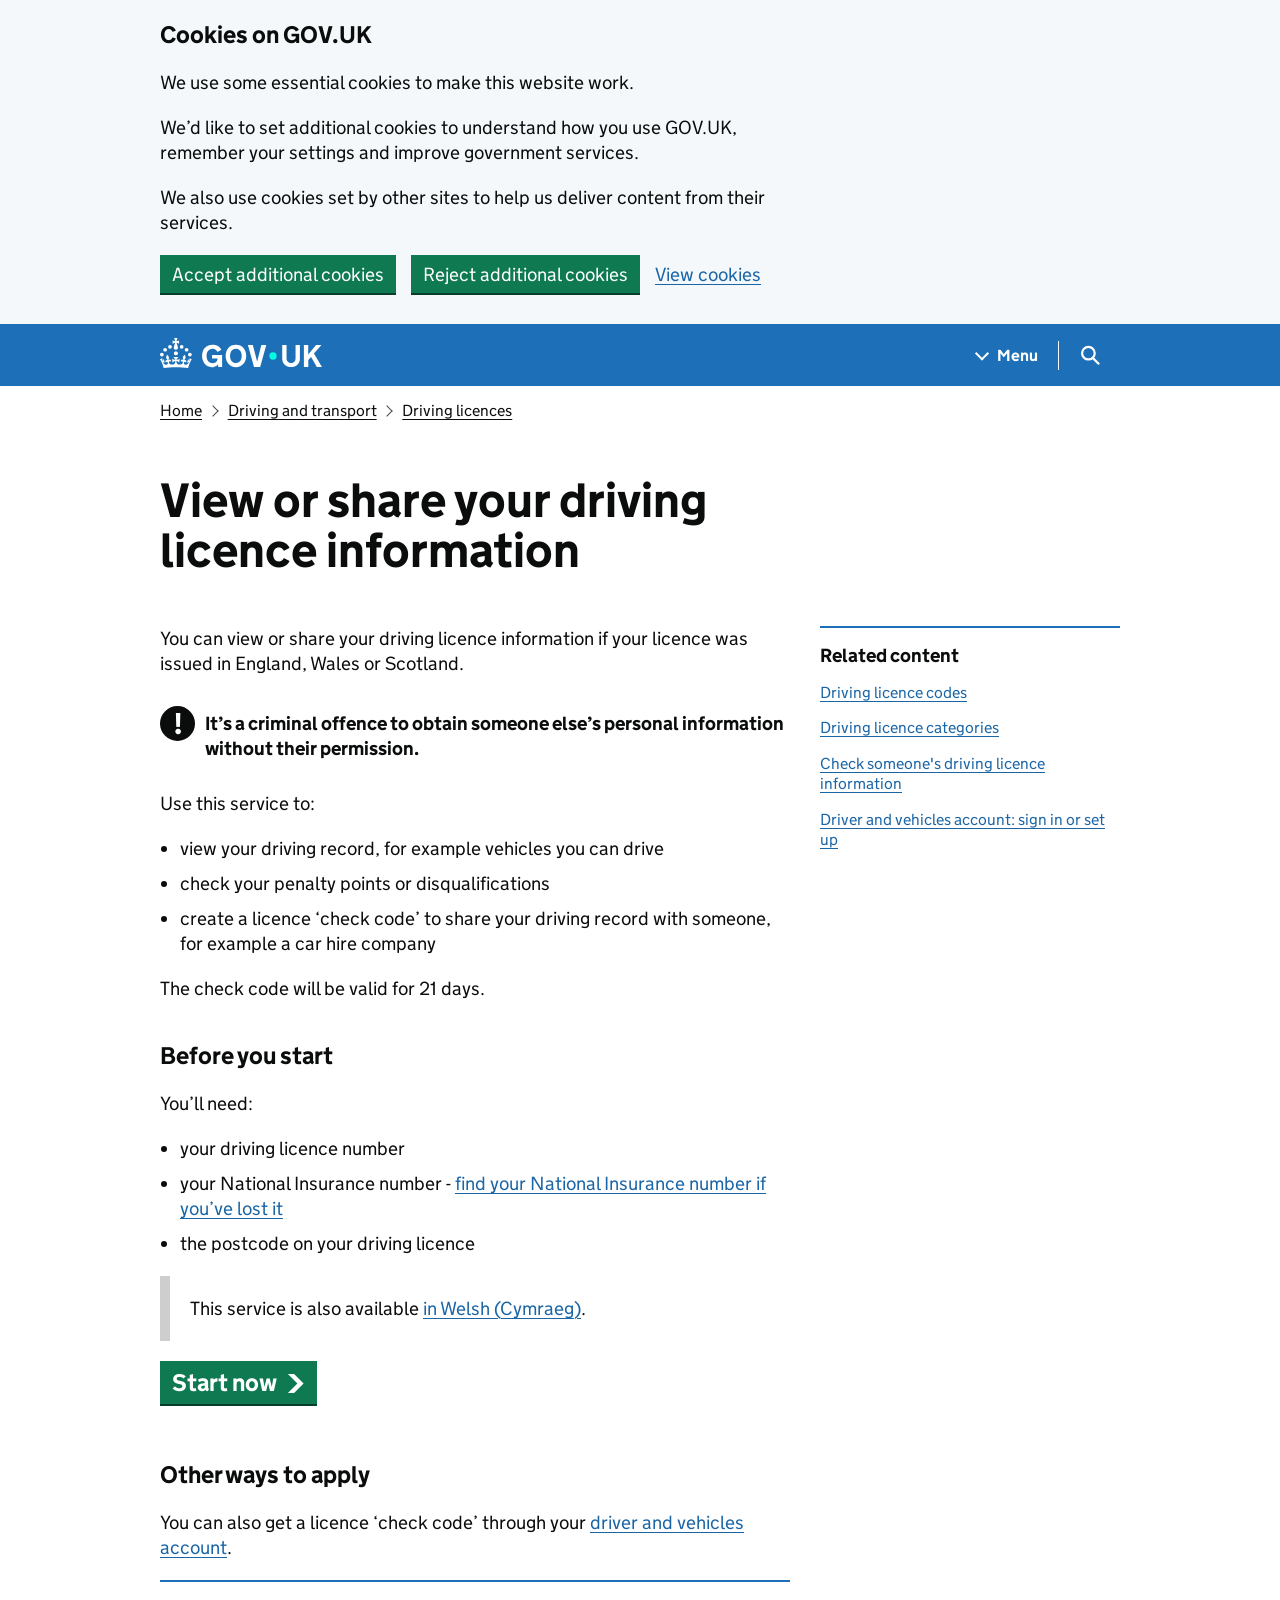
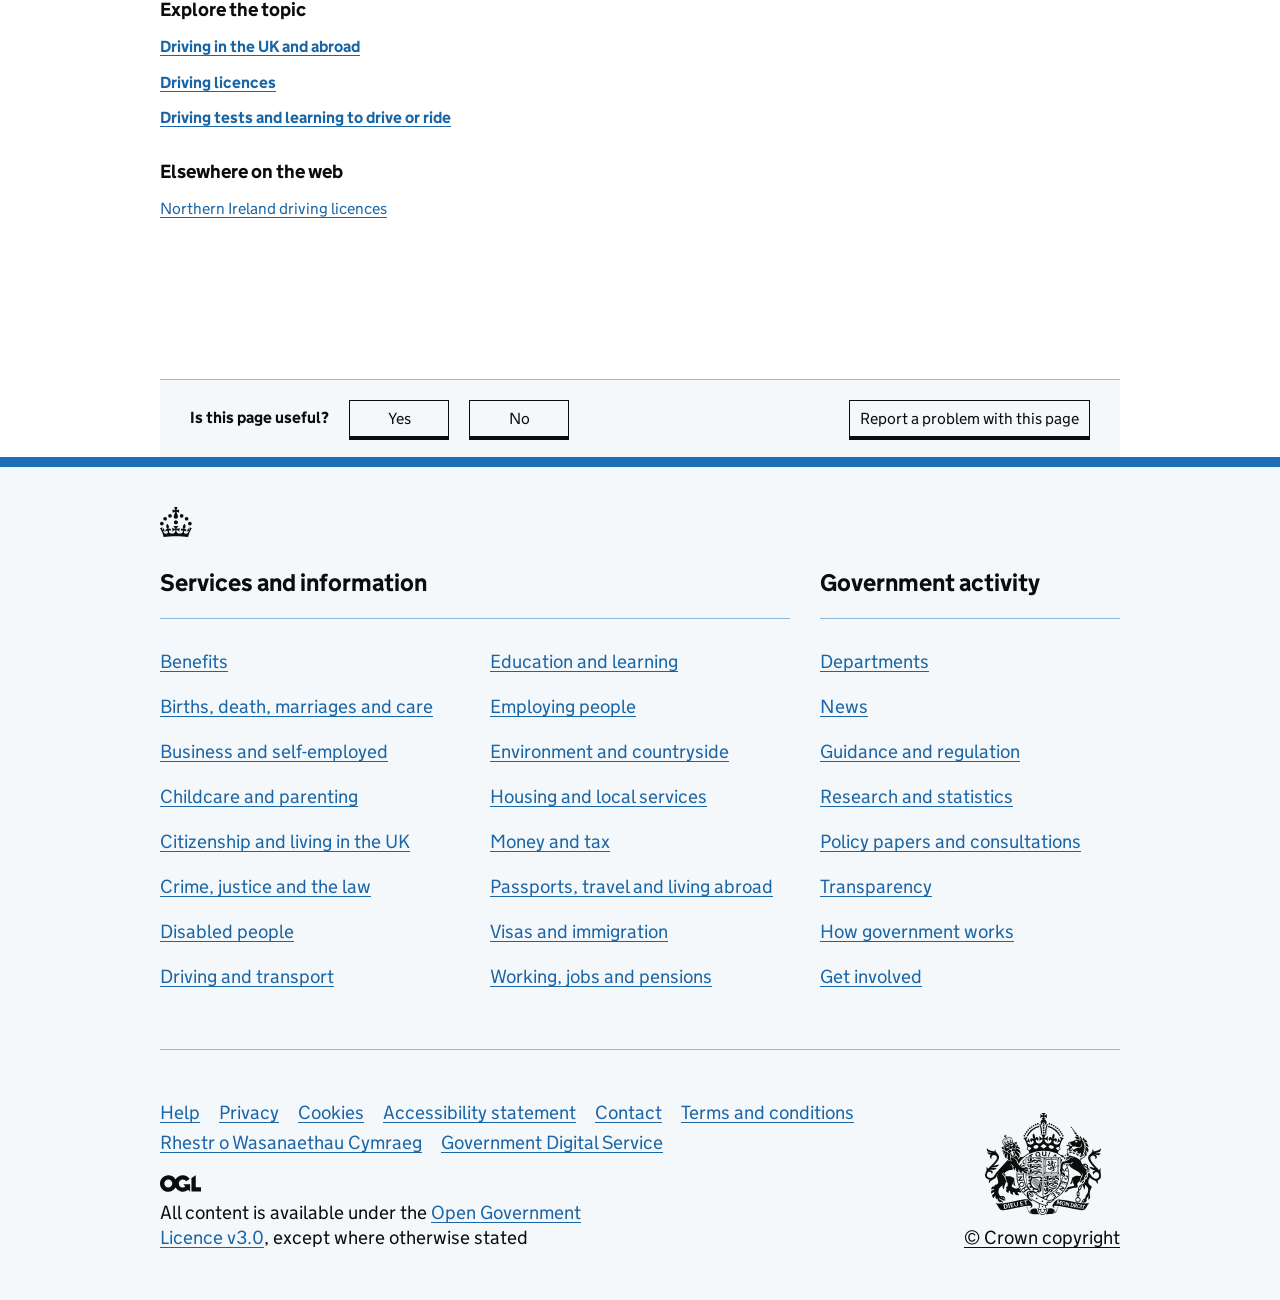
<file: View or share your driving licence information/index.html>
<!DOCTYPE html><html class="govuk-template" lang="en"><head>
    <meta charset="utf-8">
    <title lang="en">View or share your driving licence information - GOV.UK</title>

    <script src="js/lux-measurer-d66192b1b665d415e1874e49a48138b7ae339548aa6cdb8687c7f9933e72b969.js" async="async"></script>
    <script src="js/rum-custom-data-b9e1806d1da2fa8ef1855d01aa71ba5eb0afc010dd2c4de3672cc7c7a39b0c8c.js" type="module"></script>
    <script src="js/rum-loader-a65b10e18ceeba3bd8a2eac507c7f2c513cdc82f35097df903fdea87f1dc2e33.js" async="async" data-lux-reporter-script="/assets/frontend/govuk_publishing_components/vendor/lux/lux-reporter-24dca204ac4a486a1476264633ed99609a35e5e41ebaf4d8f812e04c7b9c09cf.js"></script>

    <meta name="govuk:components_gem_version" content="70.2.0">
    <script src="js/load-analytics-ad855bc6d5d323fbe2be3d683cb5dd15cf884cbe864bfb965bce0d9ec4847a36.js" type="module"></script>

    <meta name="csrf-param" content="authenticity_token">
<meta name="csrf-token" content="GvdR-wpZ0HsYKpTade0zrfAHqWXGCaL2al2I56RyyNLykhS47zHZ_02A5Gq6caL_NC-HhY2Mn3oaYuyj7GR0AA">

    <link rel="stylesheet" href="css/application-93db540bb07168899a0447daba141f908add6c10a0c6c7092753d70856bd4a0a.css" media="all">
    <link rel="icon" sizes="48x48" href="images/favicon-24f9fbe064118d58937932e73edafd1d50cb60f7bd84f52308382a309bc2d655.ico">
    <link rel="icon" sizes="any" href="images/favicon-d962d21b5bb443f546c097ea21b567cde639adef7370da45be5e349ba8d62d33.svg" type="image/svg+xml">
    <link rel="mask-icon" href="images/govuk-icon-mask-cdf4265165f8d7f9eec54aa2c1dfbb3d8b6d297c5d7919f0313e0836a5804bb6.svg" color="#1d70b8">
    <link rel="apple-touch-icon" href="images/govuk-icon-180-d45a306f0549414cfa5085f16e4a3816a77558b139e5bc226f23162d1d0decb0.png">

    <meta name="theme-color" content="#1d70b8">
    <meta name="viewport" content="width=device-width, initial-scale=1">

    <meta property="og:image" content="images/govuk-opengraph-image-4196a4d6333cf92aaf720047f56cfd91b3532d7635fc21ebcf0d5897df6b5f77.png">

      
<script type="application/ld+json">
  {
  "@context": "http://schema.org",
  "@type": "Article",
  "mainEntityOfPage": {
    "@type": "WebPage",
    "@id": "https://www.gov.uk/view-driving-licence"
  },
  "name": "View or share your driving licence information",
  "datePublished": "2012-09-26T11:30:13+01:00",
  "dateModified": "2024-10-29T14:06:49+00:00",
  "text": "Find out what information DVLA holds about your driving licence or create a check code to share your driving record, for example to hire a car ",
  "publisher": {
    "@type": "Organization",
    "name": "GOV.UK",
    "url": "https://www.gov.uk",
    "logo": {
      "@type": "ImageObject",
      "url": "https://www.gov.uk/assets/frontend/govuk_publishing_components/govuk-logo-b8553f688131fad665e52a8c2df7633f9cd1c0fffb9f69703cc68c728e7b3b74.png"
    }
  },
  "image": [
    "https://www.gov.uk/assets/frontend/govuk_publishing_components/govuk-schema-placeholder-1x1-2672c0fb7a5d5f947d880522c509ebe7f2be090885883cc94418f6860e812e15.png",
    "https://www.gov.uk/assets/frontend/govuk_publishing_components/govuk-schema-placeholder-4x3-194fde4197f00e669f6f52c182df2ed707bfb2024c9ef39f7a2ed20da62b90eb.png",
    "https://www.gov.uk/assets/frontend/govuk_publishing_components/govuk-schema-placeholder-16x9-30e6c0e035636ee6b9dc72ae254bcd4a925182805afe7c5b7170cf2394894b28.png"
  ],
  "author": {
    "@type": "Organization",
    "name": "Government Digital Service",
    "url": "https://www.gov.uk/government/organisations/government-digital-service"
  },
  "about": [
    {
      "@context": "http://schema.org",
      "@type": "Thing",
      "sameAs": "https://www.gov.uk/transport/personal-driving-licence-information"
    }
  ],
  "headLine": "View or share your driving licence information",
  "description": "Find out what information DVLA holds about your driving licence or create a check code to share your driving record, for example to hire a car "
}
</script>

<link rel="canonical" href="https://www.gov.uk/view-driving-licence">

<meta property="og:site_name" content="GOV.UK">
<meta property="og:type" content="article">
<meta property="og:url" content="https://www.gov.uk/view-driving-licence">
<meta property="og:title" content="View or share your driving licence information">
<meta property="og:description" content="Find out what information DVLA holds about your driving licence or create a check code to share your driving record, for example to hire a car ">

  <meta name="twitter:card" content="summary">


  
<script type="application/ld+json">
  {
  "@context": "http://schema.org",
  "@type": "GovernmentService",
  "name": "View or share your driving licence information",
  "description": "Find out what information DVLA holds about your driving licence or create a check code to share your driving record, for example to hire a car ",
  "url": "https://www.gov.uk/view-driving-licence",
  "provider": [
    {
      "@type": "GovernmentOrganization",
      "name": "Driver and Vehicle Licensing Agency",
      "url": "https://www.gov.uk/government/organisations/driver-and-vehicle-licensing-agency"
    }
  ],
  "isRelatedTo": [
    {
      "@type": "GovernmentService",
      "name": "Check someone's driving licence information",
      "url": "https://www.gov.uk/check-driving-information"
    }
  ]
}
</script>

<link rel="canonical" href="https://www.gov.uk/view-driving-licence">

<meta property="og:site_name" content="GOV.UK">
<meta property="og:type" content="article">
<meta property="og:url" content="https://www.gov.uk/view-driving-licence">
<meta property="og:title" content="View or share your driving licence information">
<meta property="og:description" content="Find out what information DVLA holds about your driving licence or create a check code to share your driving record, for example to hire a car ">

  <meta name="twitter:card" content="summary">



  <meta name="csp-nonce" content="FLmSkrHu2YKYsBZc2Er6FQ==">

<link title="Search" rel="search" type="application/opensearchdescription+xml" href="/search/opensearch.xml">

  
  <meta name="govuk:format" content="transaction">
  <meta name="govuk:publishing-app" content="publisher">
  <meta name="govuk:rendering-app" content="frontend">
  <meta name="govuk:schema-name" content="transaction">
  <meta name="govuk:content-id" content="bee455d5-5a4f-440a-88be-eb65ae8fde7d">
  <meta name="govuk:ga4-strip-postcodes" content="true">
  <meta name="govuk:ga4-base-path" content="/view-driving-licence">
  <meta name="govuk:first-published-at" content="2012-09-26T11:30:13+01:00">
  <meta name="govuk:updated-at" content="2026-09-09T15:00:04+01:00">
  <meta name="govuk:public-updated-at" content="2024-10-29T14:06:49+00:00">
  <meta name="govuk:primary-publishing-organisation" content="Government Digital Service">
  <meta name="govuk:ga4-browse-topic" content="driving and transport">
  <meta name="govuk:organisations" content="<EA74>">
  <meta name="govuk:taxonomy_level1" content="transport">
  <meta name="govuk:taxon-id" content="43994d58-a38e-4f9b-9027-feba44453173">
  <meta name="govuk:taxon-ids" content="43994d58-a38e-4f9b-9027-feba44453173">
  <meta name="govuk:taxon-slug" content="personal-driving-licence-information">
  <meta name="govuk:taxon-slugs" content="personal-driving-licence-information">








  </head>
  <body class="gem-c-layout-for-public govuk-template__body js-enabled govuk-frontend-supported">
    <script nonce="">
//<![CDATA[
      document.body.className += ' js-enabled' + ('noModule' in HTMLScriptElement.prototype ? ' govuk-frontend-supported' : '');

//]]>
</script>      
<div id="global-cookie-message" data-module="cookie-banner" data-nosnippet="" aria-label="Cookies on GOV.UK" class="gem-c-cookie-banner govuk-clearfix govuk-cookie-banner js-banner-wrapper" role="region" hidden="hidden">
  <div class="govuk-cookie-banner__message govuk-width-container">
    <div class="govuk-grid-row">
      <div class="govuk-grid-column-two-thirds">
        <h2 class="govuk-cookie-banner__heading govuk-heading-m">Cookies on GOV.UK</h2>
        <div tabindex="-1" class="govuk-cookie-banner__content gem-c-cookie-banner__confirmation">
          <div class="gem-c-cookie-banner__content"><p class="govuk-body">We use some essential cookies to make this website work.</p><p class="govuk-body">We’d like to set additional cookies to understand how you use GOV.UK, remember your settings and improve government services.</p><p class="govuk-body">We also use cookies set by other sites to help us deliver content from their services.</p></div>
          <p class="gem-c-cookie-banner__confirmation-message--accepted govuk-body" hidden="" data-ga4-cookie-banner="" data-module="ga4-link-tracker" data-ga4-set-indexes="" data-ga4-link="{" event_name":"navigation","type":"cookie="" banner","section":"you="" have="" accepted="" additional="" cookies"}"="">You have accepted additional cookies. <span class="gem-c-cookie-banner__confirmation-message">You can <a class="govuk-link" href="/help/cookies">change your cookie settings</a> at any time.</span></p>
          <p class="gem-c-cookie-banner__confirmation-message--rejected govuk-body" hidden="">You have rejected additional cookies. <span class="gem-c-cookie-banner__confirmation-message">You can <a class="govuk-link" href="/help/cookies">change your cookie settings</a> at any time.</span></p>
        </div>
      </div>
    </div>
    <div class="js-confirmation-buttons govuk-button-group">
      

  <button class="gem-c-button govuk-button" type="submit" data-accept-cookies="true" data-cookie-types="all">Accept additional cookies</button>


      

  <button class="gem-c-button govuk-button" type="submit" data-reject-cookies="true">Reject additional cookies</button>


      <a class="govuk-link" href="/help/cookies">View cookies</a>
    </div>
    <div hidden="" class="js-hide-button govuk-button-group">
      <button class="gem-c-cookie-banner__hide-button govuk-button" data-hide-cookie-banner="true" data-module="ga4-event-tracker" data-ga4-event="{" event_name":"select_content","type":"cookie="" banner","action":"closed","section":"you="" have="" accepted="" additional="" cookies"}"="">
          Hide cookie message
        </button>
    </div>
  </div>
</div>
      <a data-module="govuk-skip-link" class="gem-c-skip-link govuk-skip-link govuk-!-display-none-print" href="#content">Skip to main content</a>

      <header>
            <div data-module="ga4-event-tracker ga4-link-tracker" data-ga4-expandable="" class="gem-c-layout-super-navigation-header">
<div class="gem-c-layout-super-navigation-header__nav-wrapper">
  <div class="gem-c-layout-super-navigation-header__container govuk-width-container">
    <nav aria-labelledby="super-navigation-menu-heading" class="gem-c-layout-super-navigation-header__content" data-module="super-navigation-mega-menu">
      <div class="gem-c-layout-super-navigation-header__header-logo">
        <a class="govuk-header__homepage-link" data-ga4-link="{" event_name":"navigation","type":"header="" menu="" bar","external":"false","text":"gov.uk","section":"logo","index_link":1,"index_section":0,"index_section_count":2,"index_total":1}"="" id="logo" aria-label="Go to the GOV.UK homepage" href="/">
          <svg xmlns="http://www.w3.org/2000/svg" focusable="false" role="img" viewBox="0 0 324 60" height="30" width="162" fill="currentcolor" class="govuk-header__logotype" aria-label="GOV.UK">
  <title>GOV.UK</title>
  <g>
    <circle cx="20" cy="17.6" r="3.7"></circle>
    <circle cx="10.2" cy="23.5" r="3.7"></circle>
    <circle cx="3.7" cy="33.2" r="3.7"></circle>
    <circle cx="31.7" cy="30.6" r="3.7"></circle>
    <circle cx="43.3" cy="17.6" r="3.7"></circle>
    <circle cx="53.2" cy="23.5" r="3.7"></circle>
    <circle cx="59.7" cy="33.2" r="3.7"></circle>
    <circle cx="31.7" cy="30.6" r="3.7"></circle>
    <path d="M33.1,9.8c.2-.1.3-.3.5-.5l4.6,2.4v-6.8l-4.6,1.5c-.1-.2-.3-.3-.5-.5l1.9-5.9h-6.7l1.9,5.9c-.2.1-.3.3-.5.5l-4.6-1.5v6.8l4.6-2.4c.1.2.3.3.5.5l-2.6,8c-.9,2.8,1.2,5.7,4.1,5.7h0c3,0,5.1-2.9,4.1-5.7l-2.6-8ZM37,37.9s-3.4,3.8-4.1,6.1c2.2,0,4.2-.5,6.4-2.8l-.7,8.5c-2-2.8-4.4-4.1-5.7-3.8.1,3.1.5,6.7,5.8,7.2,3.7.3,6.7-1.5,7-3.8.4-2.6-2-4.3-3.7-1.6-1.4-4.5,2.4-6.1,4.9-3.2-1.9-4.5-1.8-7.7,2.4-10.9,3,4,2.6,7.3-1.2,11.1,2.4-1.3,6.2,0,4,4.6-1.2-2.8-3.7-2.2-4.2.2-.3,1.7.7,3.7,3,4.2,1.9.3,4.7-.9,7-5.9-1.3,0-2.4.7-3.9,1.7l2.4-8c.6,2.3,1.4,3.7,2.2,4.5.6-1.6.5-2.8,0-5.3l5,1.8c-2.6,3.6-5.2,8.7-7.3,17.5-7.4-1.1-15.7-1.7-24.5-1.7h0c-8.8,0-17.1.6-24.5,1.7-2.1-8.9-4.7-13.9-7.3-17.5l5-1.8c-.5,2.5-.6,3.7,0,5.3.8-.8,1.6-2.3,2.2-4.5l2.4,8c-1.5-1-2.6-1.7-3.9-1.7,2.3,5,5.2,6.2,7,5.9,2.3-.4,3.3-2.4,3-4.2-.5-2.4-3-3.1-4.2-.2-2.2-4.6,1.6-6,4-4.6-3.7-3.7-4.2-7.1-1.2-11.1,4.2,3.2,4.3,6.4,2.4,10.9,2.5-2.8,6.3-1.3,4.9,3.2-1.8-2.7-4.1-1-3.7,1.6.3,2.3,3.3,4.1,7,3.8,5.4-.5,5.7-4.2,5.8-7.2-1.3-.2-3.7,1-5.7,3.8l-.7-8.5c2.2,2.3,4.2,2.7,6.4,2.8-.7-2.3-4.1-6.1-4.1-6.1h10.6,0Z"></path>
  </g>
  <circle class="govuk-logo-dot" cx="226" cy="36" r="7.3"></circle>
  <path d="M93.94 41.25c.4 1.81 1.2 3.21 2.21 4.62 1 1.4 2.21 2.41 3.61 3.21s3.21 1.2 5.22 1.2 3.61-.4 4.82-1c1.4-.6 2.41-1.4 3.21-2.41.8-1 1.4-2.01 1.61-3.01s.4-2.01.4-3.01v.14h-10.86v-7.02h20.07v24.08h-8.03v-5.56c-.6.8-1.38 1.61-2.19 2.41-.8.8-1.81 1.2-2.81 1.81-1 .4-2.21.8-3.41 1.2s-2.41.4-3.81.4a18.56 18.56 0 0 1-14.65-6.63c-1.6-2.01-3.01-4.41-3.81-7.02s-1.4-5.62-1.4-8.83.4-6.02 1.4-8.83a20.45 20.45 0 0 1 19.46-13.65c3.21 0 4.01.2 5.82.8 1.81.4 3.61 1.2 5.02 2.01 1.61.8 2.81 2.01 4.01 3.21s2.21 2.61 2.81 4.21l-7.63 4.41c-.4-1-1-1.81-1.61-2.61-.6-.8-1.4-1.4-2.21-2.01-.8-.6-1.81-1-2.81-1.4-1-.4-2.21-.4-3.61-.4-2.01 0-3.81.4-5.22 1.2-1.4.8-2.61 1.81-3.61 3.21s-1.61 2.81-2.21 4.62c-.4 1.81-.6 3.71-.6 5.42s.8 5.22.8 5.22Zm57.8-27.9c3.21 0 6.22.6 8.63 1.81 2.41 1.2 4.82 2.81 6.62 4.82S170.2 24.39 171 27s1.4 5.62 1.4 8.83-.4 6.02-1.4 8.83-2.41 5.02-4.01 7.02-4.01 3.61-6.62 4.82-5.42 1.81-8.63 1.81-6.22-.6-8.63-1.81-4.82-2.81-6.42-4.82-3.21-4.41-4.01-7.02-1.4-5.62-1.4-8.83.4-6.02 1.4-8.83 2.41-5.02 4.01-7.02 4.01-3.61 6.42-4.82 5.42-1.81 8.63-1.81Zm0 36.73c1.81 0 3.61-.4 5.02-1s2.61-1.81 3.61-3.01 1.81-2.81 2.21-4.41c.4-1.81.8-3.61.8-5.62 0-2.21-.2-4.21-.8-6.02s-1.2-3.21-2.21-4.62c-1-1.2-2.21-2.21-3.61-3.01s-3.21-1-5.02-1-3.61.4-5.02 1c-1.4.8-2.61 1.81-3.61 3.01s-1.81 2.81-2.21 4.62c-.4 1.81-.8 3.61-.8 5.62 0 2.41.2 4.21.8 6.02.4 1.81 1.2 3.21 2.21 4.41s2.21 2.21 3.61 3.01c1.4.8 3.21 1 5.02 1Zm36.32 7.96-12.24-44.15h9.83l8.43 32.77h.4l8.23-32.77h9.83L200.3 58.04h-12.24Zm74.14-7.96c2.18 0 3.51-.6 3.51-.6 1.2-.6 2.01-1 2.81-1.81s1.4-1.81 1.81-2.81a13 13 0 0 0 .8-4.01V13.9h8.63v28.15c0 2.41-.4 4.62-1.4 6.62-.8 2.01-2.21 3.61-3.61 5.02s-3.41 2.41-5.62 3.21-4.62 1.2-7.02 1.2-5.02-.4-7.02-1.2c-2.21-.8-4.01-1.81-5.62-3.21s-2.81-3.01-3.61-5.02-1.4-4.21-1.4-6.62V13.9h8.63v26.95c0 1.61.2 3.01.8 4.01.4 1.2 1.2 2.21 2.01 2.81.8.8 1.81 1.4 2.81 1.81 0 0 1.34.6 3.51.6Zm34.22-36.18v18.92l15.65-18.92h10.82l-15.03 17.32 16.03 26.83h-10.21l-11.44-20.21-5.62 6.22v13.99h-8.83V13.9"></path>
</svg>

</a></div>      <h2 id="super-navigation-menu-heading" class="govuk-visually-hidden">
        Navigation menu
      </h2>


      <div class="gem-c-layout-super-navigation-header__navigation-item">
        <a class="gem-c-layout-super-navigation-header__navigation-item-link" href="/browse"><span class="gem-c-layout-super-navigation-header__navigation-item-link-inner">            Menu
</span></a>
        <button aria-controls="super-navigation-menu" aria-expanded="false" aria-label="Show navigation menu" class="gem-c-layout-super-navigation-header__navigation-top-toggle-button" data-text-for-hide="Hide navigation menu" data-text-for-show="Show navigation menu" data-toggle-desktop-group="top" data-toggle-mobile-group="top" data-ga4-event="{" event_name":"select_content","type":"header="" menu="" bar","text":"menu","index_section":1,"index_section_count":2,"section":"menu"}"="" hidden="hidden" id="super-navigation-menu-toggle" type="button">
          <span class="gem-c-layout-super-navigation-header__navigation-top-toggle-button-inner">Menu</span>
</button>      </div>
      <div id="super-navigation-menu" hidden="hidden" class="gem-c-layout-super-navigation-header__navigation-dropdown-menu">
        <div class="govuk-grid-row gem-c-layout-super-navigation-header__navigation-items">


            <div class="govuk-grid-column-two-thirds-from-desktop gem-c-layout-super-navigation-header__column--services-and-information">
              <h3 class="govuk-heading-m gem-c-layout-super-navigation-header__column-header">
                Services and information
              </h3>
              <ul class="gem-c-layout-super-navigation-header__navigation-second-items gem-c-layout-super-navigation-header__navigation-second-items--services-and-information">
                    <li class="gem-c-layout-super-navigation-header__dropdown-list-item">
                      <a class="govuk-link gem-c-layout-super-navigation-header__navigation-second-item-link" data-ga4-link="{" event_name":"navigation","type":"header="" menu="" bar","index_section":1,"index_link":1,"index_section_count":3,"index_total":16,"section":"services="" and="" information"}"="" href="/browse/benefits">Benefits</a>
                      
                    </li>
                    <li class="gem-c-layout-super-navigation-header__dropdown-list-item">
                      <a class="govuk-link gem-c-layout-super-navigation-header__navigation-second-item-link" data-ga4-link="{" event_name":"navigation","type":"header="" menu="" bar","index_section":1,"index_link":2,"index_section_count":3,"index_total":16,"section":"services="" and="" information"}"="" href="/browse/births-deaths-marriages">Births, death, marriages and care</a>
                      
                    </li>
                    <li class="gem-c-layout-super-navigation-header__dropdown-list-item">
                      <a class="govuk-link gem-c-layout-super-navigation-header__navigation-second-item-link" data-ga4-link="{" event_name":"navigation","type":"header="" menu="" bar","index_section":1,"index_link":3,"index_section_count":3,"index_total":16,"section":"services="" and="" information"}"="" href="/browse/business">Business and self-employed</a>
                      
                    </li>
                    <li class="gem-c-layout-super-navigation-header__dropdown-list-item">
                      <a class="govuk-link gem-c-layout-super-navigation-header__navigation-second-item-link" data-ga4-link="{" event_name":"navigation","type":"header="" menu="" bar","index_section":1,"index_link":4,"index_section_count":3,"index_total":16,"section":"services="" and="" information"}"="" href="/browse/childcare-parenting">Childcare and parenting</a>
                      
                    </li>
                    <li class="gem-c-layout-super-navigation-header__dropdown-list-item">
                      <a class="govuk-link gem-c-layout-super-navigation-header__navigation-second-item-link" data-ga4-link="{" event_name":"navigation","type":"header="" menu="" bar","index_section":1,"index_link":5,"index_section_count":3,"index_total":16,"section":"services="" and="" information"}"="" href="/browse/citizenship">Citizenship and living in the UK</a>
                      
                    </li>
                    <li class="gem-c-layout-super-navigation-header__dropdown-list-item">
                      <a class="govuk-link gem-c-layout-super-navigation-header__navigation-second-item-link" data-ga4-link="{" event_name":"navigation","type":"header="" menu="" bar","index_section":1,"index_link":6,"index_section_count":3,"index_total":16,"section":"services="" and="" information"}"="" href="/browse/justice">Crime, justice and the law</a>
                      
                    </li>
                    <li class="gem-c-layout-super-navigation-header__dropdown-list-item">
                      <a class="govuk-link gem-c-layout-super-navigation-header__navigation-second-item-link" data-ga4-link="{" event_name":"navigation","type":"header="" menu="" bar","index_section":1,"index_link":7,"index_section_count":3,"index_total":16,"section":"services="" and="" information"}"="" href="/browse/disabilities">Disabled people</a>
                      
                    </li>
                    <li class="gem-c-layout-super-navigation-header__dropdown-list-item">
                      <a class="govuk-link gem-c-layout-super-navigation-header__navigation-second-item-link" data-ga4-link="{" event_name":"navigation","type":"header="" menu="" bar","index_section":1,"index_link":8,"index_section_count":3,"index_total":16,"section":"services="" and="" information"}"="" href="/browse/driving">Driving and transport</a>
                      
                    </li>
                    <li class="gem-c-layout-super-navigation-header__dropdown-list-item">
                      <a class="govuk-link gem-c-layout-super-navigation-header__navigation-second-item-link" data-ga4-link="{" event_name":"navigation","type":"header="" menu="" bar","index_section":1,"index_link":9,"index_section_count":3,"index_total":16,"section":"services="" and="" information"}"="" href="/browse/education">Education and learning</a>
                      
                    </li>
                    <li class="gem-c-layout-super-navigation-header__dropdown-list-item">
                      <a class="govuk-link gem-c-layout-super-navigation-header__navigation-second-item-link" data-ga4-link="{" event_name":"navigation","type":"header="" menu="" bar","index_section":1,"index_link":10,"index_section_count":3,"index_total":16,"section":"services="" and="" information"}"="" href="/browse/employing-people">Employing people</a>
                      
                    </li>
                    <li class="gem-c-layout-super-navigation-header__dropdown-list-item">
                      <a class="govuk-link gem-c-layout-super-navigation-header__navigation-second-item-link" data-ga4-link="{" event_name":"navigation","type":"header="" menu="" bar","index_section":1,"index_link":11,"index_section_count":3,"index_total":16,"section":"services="" and="" information"}"="" href="/browse/environment-countryside">Environment and countryside</a>
                      
                    </li>
                    <li class="gem-c-layout-super-navigation-header__dropdown-list-item">
                      <a class="govuk-link gem-c-layout-super-navigation-header__navigation-second-item-link" data-ga4-link="{" event_name":"navigation","type":"header="" menu="" bar","index_section":1,"index_link":12,"index_section_count":3,"index_total":16,"section":"services="" and="" information"}"="" href="/browse/housing-local-services">Housing and local services</a>
                      
                    </li>
                    <li class="gem-c-layout-super-navigation-header__dropdown-list-item">
                      <a class="govuk-link gem-c-layout-super-navigation-header__navigation-second-item-link" data-ga4-link="{" event_name":"navigation","type":"header="" menu="" bar","index_section":1,"index_link":13,"index_section_count":3,"index_total":16,"section":"services="" and="" information"}"="" href="/browse/tax">Money and tax</a>
                      
                    </li>
                    <li class="gem-c-layout-super-navigation-header__dropdown-list-item">
                      <a class="govuk-link gem-c-layout-super-navigation-header__navigation-second-item-link" data-ga4-link="{" event_name":"navigation","type":"header="" menu="" bar","index_section":1,"index_link":14,"index_section_count":3,"index_total":16,"section":"services="" and="" information"}"="" href="/browse/abroad">Passports, travel and living abroad</a>
                      
                    </li>
                    <li class="gem-c-layout-super-navigation-header__dropdown-list-item">
                      <a class="govuk-link gem-c-layout-super-navigation-header__navigation-second-item-link" data-ga4-link="{" event_name":"navigation","type":"header="" menu="" bar","index_section":1,"index_link":15,"index_section_count":3,"index_total":16,"section":"services="" and="" information"}"="" href="/browse/visas-immigration">Visas and immigration</a>
                      
                    </li>
                    <li class="gem-c-layout-super-navigation-header__dropdown-list-item">
                      <a class="govuk-link gem-c-layout-super-navigation-header__navigation-second-item-link" data-ga4-link="{" event_name":"navigation","type":"header="" menu="" bar","index_section":1,"index_link":16,"index_section_count":3,"index_total":16,"section":"services="" and="" information"}"="" href="/browse/working">Working, jobs and pensions</a>
                      
                    </li>
              </ul>
            </div>

            <div class="govuk-grid-column-one-third-from-desktop gem-c-layout-super-navigation-header__column--government-activity">
              <h3 class="govuk-heading-m gem-c-layout-super-navigation-header__column-header">
                Government activity
              </h3>
              <ul class="gem-c-layout-super-navigation-header__navigation-second-items gem-c-layout-super-navigation-header__navigation-second-items--government-activity">
                    <li class="gem-c-layout-super-navigation-header__dropdown-list-item">
                      <a class="govuk-link gem-c-layout-super-navigation-header__navigation-second-item-link gem-c-layout-super-navigation-header__navigation-second-item-link--with-description" data-ga4-link="{" event_name":"navigation","type":"header="" menu="" bar","index_section":2,"index_link":1,"index_section_count":3,"index_total":6,"section":"government="" activity"}"="" href="/government/organisations">Departments</a>
                      <p class="gem-c-layout-super-navigation-header__navigation-second-item-description">Departments, agencies and public bodies</p>
                    </li>
                    <li class="gem-c-layout-super-navigation-header__dropdown-list-item">
                      <a class="govuk-link gem-c-layout-super-navigation-header__navigation-second-item-link gem-c-layout-super-navigation-header__navigation-second-item-link--with-description" data-ga4-link="{" event_name":"navigation","type":"header="" menu="" bar","index_section":2,"index_link":2,"index_section_count":3,"index_total":6,"section":"government="" activity"}"="" href="/search/news-and-communications">News</a>
                      <p class="gem-c-layout-super-navigation-header__navigation-second-item-description">News stories, speeches, letters and notices</p>
                    </li>
                    <li class="gem-c-layout-super-navigation-header__dropdown-list-item">
                      <a class="govuk-link gem-c-layout-super-navigation-header__navigation-second-item-link gem-c-layout-super-navigation-header__navigation-second-item-link--with-description" data-ga4-link="{" event_name":"navigation","type":"header="" menu="" bar","index_section":2,"index_link":3,"index_section_count":3,"index_total":6,"section":"government="" activity"}"="" href="/search/guidance-and-regulation">Guidance and regulation</a>
                      <p class="gem-c-layout-super-navigation-header__navigation-second-item-description">Detailed guidance, regulations and rules</p>
                    </li>
                    <li class="gem-c-layout-super-navigation-header__dropdown-list-item">
                      <a class="govuk-link gem-c-layout-super-navigation-header__navigation-second-item-link gem-c-layout-super-navigation-header__navigation-second-item-link--with-description" data-ga4-link="{" event_name":"navigation","type":"header="" menu="" bar","index_section":2,"index_link":4,"index_section_count":3,"index_total":6,"section":"government="" activity"}"="" href="/search/research-and-statistics">Research and statistics</a>
                      <p class="gem-c-layout-super-navigation-header__navigation-second-item-description">Reports, analysis and official statistics</p>
                    </li>
                    <li class="gem-c-layout-super-navigation-header__dropdown-list-item">
                      <a class="govuk-link gem-c-layout-super-navigation-header__navigation-second-item-link gem-c-layout-super-navigation-header__navigation-second-item-link--with-description" data-ga4-link="{" event_name":"navigation","type":"header="" menu="" bar","index_section":2,"index_link":5,"index_section_count":3,"index_total":6,"section":"government="" activity"}"="" href="/search/policy-papers-and-consultations">Policy papers and consultations</a>
                      <p class="gem-c-layout-super-navigation-header__navigation-second-item-description">Consultations and strategy</p>
                    </li>
                    <li class="gem-c-layout-super-navigation-header__dropdown-list-item">
                      <a class="govuk-link gem-c-layout-super-navigation-header__navigation-second-item-link gem-c-layout-super-navigation-header__navigation-second-item-link--with-description" data-ga4-link="{" event_name":"navigation","type":"header="" menu="" bar","index_section":2,"index_link":6,"index_section_count":3,"index_total":6,"section":"government="" activity"}"="" href="/search/transparency-and-freedom-of-information-releases">Transparency</a>
                      <p class="gem-c-layout-super-navigation-header__navigation-second-item-description">Data, Freedom of Information releases and corporate reports</p>
                    </li>
              </ul>
            </div>
        </div>
</div>      <div class="gem-c-layout-super-navigation-header__search-item">
        <button id="super-search-menu-toggle" class="gem-c-layout-super-navigation-header__search-toggle-button" aria-controls="super-search-menu" aria-expanded="true" aria-label="Hide search menu" data-text-for-hide="Hide search menu" data-text-for-show="Show search menu" data-toggle-mobile-group="top" data-toggle-desktop-group="top" data-ga4-event="{" event_name":"select_content","type":"header="" menu="" bar","text":"search","index_section":2,"index_section_count":2,"section":"search"}"="" hidden="hidden" type="button">
          <span class="govuk-visually-hidden">
            Search GOV.UK
          </span>
          
<svg class="gem-c-layout-super-navigation-header__search-toggle-button-link-icon" width="27" height="27" viewBox="0 0 27 27" fill="none" xmlns="http://www.w3.org/2000/svg" aria-hidden="true" focusable="false">
  <circle cx="12.0161" cy="11.0161" r="8.51613" stroke="currentColor" stroke-width="3"></circle>
  <line x1="17.8668" y1="17.3587" x2="26.4475" y2="25.9393" stroke="currentColor" stroke-width="3"></line>
</svg>

          <span aria-hidden="true" class="gem-c-layout-super-navigation-header__navigation-top-toggle-close-icon">
            ×
          </span>
</button>
        <a class="gem-c-layout-super-navigation-header__search-item-link" href="/search">
          <span class="govuk-visually-hidden">
            Search GOV.UK
          </span>
          
<svg class="gem-c-layout-super-navigation-header__search-item-link-icon" width="27" height="27" viewBox="0 0 27 27" fill="none" xmlns="http://www.w3.org/2000/svg" aria-hidden="true" focusable="false">
  <circle cx="12.0161" cy="11.0161" r="8.51613" stroke="currentColor" stroke-width="3"></circle>
  <line x1="17.8668" y1="17.3587" x2="26.4475" y2="25.9393" stroke="currentColor" stroke-width="3"></line>
</svg>

</a>      </div>
      <div id="super-search-menu" hidden="hidden" class="gem-c-layout-super-navigation-header__navigation-dropdown-menu">
        <div class="gem-c-layout-super-navigation-header__search-container gem-c-layout-super-navigation-header__search-items">
          <h3 class="govuk-visually-hidden">
            Search
          </h3>
          <div class="govuk-grid-row">
            <div class="govuk-grid-column-full">
              <form class="gem-c-layout-super-navigation-header__search-form" id="search" data-module="ga4-search-tracker" data-ga4-search-type="header menu bar" data-ga4-search-url="/search/all" data-ga4-search-section="Search GOV.UK" data-ga4-search-index-section="3" data-ga4-search-index-section-count="3" action="/search/all" method="get" role="search" aria-label="Site-wide">
                <div class="gem-c-search-with-autocomplete gem-c-search-with-autocomplete--large govuk-!-margin-bottom-0" data-module="gem-search-with-autocomplete" data-source-url="https://www.gov.uk/api/search/autocomplete.json" data-source-key="suggestions">
  <div data-module="gem-toggle-input-class-on-focus" class="gem-c-search govuk-!-display-none-print gem-c-search--large gem-c-search--on-white gem-c-search--separate-label govuk-!-margin-bottom-0">
    <label for="search-main-38fabde1" class="govuk-label govuk-label--m gem-c-layout-super-navigation-header__search-label--large-navbar">Search GOV.UK</label>
  <div class="gem-c-search__item-wrapper">
    <div class="js-search-input-wrapper">
      <input enterkeyhint="search" class="gem-c-search__item gem-c-search__input js-class-toggle" id="search-main-38fabde1" name="keywords" title="Search" type="search" value="" autocorrect="off" autocapitalize="off">
    </div>
    <div class="gem-c-search__item gem-c-search__submit-wrapper">
      <button class="gem-c-search__submit" type="submit" enterkeyhint="search">
        Search
        
<svg class="gem-c-search__icon" width="27" height="27" viewBox="0 0 27 27" fill="none" xmlns="http://www.w3.org/2000/svg" aria-hidden="true" focusable="false">
  <circle cx="12.0161" cy="11.0161" r="8.51613" stroke="currentColor" stroke-width="3"></circle>
  <line x1="17.8668" y1="17.3587" x2="26.4475" y2="25.9393" stroke="currentColor" stroke-width="3"></line>
</svg>

</button>    </div>
  </div>
</div>
</div>
</form>            </div>
          </div>
        </div>
</div>    </nav>
  </div>
</div>
</div>

        

</header>
      
  <div class="govuk-width-container">
        
<div class="gem-c-contextual-breadcrumbs">
    
<script type="application/ld+json">
  {
  "@context": "http://schema.org",
  "@type": "BreadcrumbList",
  "itemListElement": [
    {
      "@type": "ListItem",
      "position": 1,
      "item": {
        "name": "Home",
        "@id": "https://www.gov.uk/"
      }
    },
    {
      "@type": "ListItem",
      "position": 2,
      "item": {
        "name": "Driving and transport",
        "@id": "https://www.gov.uk/browse/driving"
      }
    },
    {
      "@type": "ListItem",
      "position": 3,
      "item": {
        "name": "Driving licences",
        "@id": "https://www.gov.uk/browse/driving/driving-licences"
      }
    }
  ]
}
</script>

<nav data-module="ga4-link-tracker" aria-label="Breadcrumb" class="gem-c-breadcrumbs govuk-breadcrumbs govuk-!-display-none-print govuk-breadcrumbs--collapse-on-mobile">
  <ol class="govuk-breadcrumbs__list">
        <li class="govuk-breadcrumbs__list-item">
          <a data-ga4-link="{" event_name":"navigation","type":"breadcrumb","index_link":"1","index_total":"3"}"="" class="govuk-breadcrumbs__link" href="/">Home</a>
        </li>
        <li class="govuk-breadcrumbs__list-item">
          <a data-ga4-link="{" event_name":"navigation","type":"breadcrumb","index_link":"2","index_total":"3"}"="" class="govuk-breadcrumbs__link" href="/browse/driving">Driving and transport</a>
        </li>
        <li class="govuk-breadcrumbs__list-item">
          <a data-ga4-link="{" event_name":"navigation","type":"breadcrumb","index_link":"3","index_total":"3"}"="" class="govuk-breadcrumbs__link" href="/browse/driving/driving-licences">Driving licences</a>
        </li>
  </ol>
</nav>
</div>

    

    

    <main id="content" class="govuk-main-wrapper ">
      <span id="Top"></span>

        <div class="page-title">

  <div class="page-title__column page-title__heading">
    
<div class="gem-c-heading govuk-!-margin-bottom-8" dir="ltr">

  <h1 class="gem-c-heading__text govuk-heading-xl">
    View or share your driving licence information
</h1></div>
  </div>

  <div class="page-title__column page-title__translations">


  </div>

  <div class="page-title__column page-title__lead">


  </div>
</div>



      <div class="govuk-grid-row">
          <div class="govuk-grid-column-two-thirds">
                        <div data-module="govspeak" class="gem-c-govspeak govuk-!-margin-bottom-0">
    
    <p>You can view or share your driving licence information if your licence was issued in England, Wales or Scotland.</p>

<div role="note" aria-label="Warning" class="application-notice help-notice">
<p>It’s a criminal offence to obtain someone else’s personal information without their permission.</p>
</div>

<p>Use this service to:</p>

<ul>
  <li>view your driving record, for example vehicles you can drive</li>
  <li>check your penalty points or disqualifications</li>
  <li>create a licence ‘check code’ to share your driving record with someone, for example a car hire company</li>
</ul>

<p>The check code will be valid for 21 days.</p>

<h2 id="before-you-start">Before you start</h2>

<p>You’ll need:</p>

<ul>
  <li>your driving licence number</li>
  <li>your National Insurance number - <a href="/lost-national-insurance-number">find your National Insurance number if you’ve lost it</a>
</li>
  <li>the postcode on your driving licence</li>
</ul>

<div role="note" aria-label="Information" class="application-notice info-notice">
  <p>This service is also available <a href="/gweld-neu-rannu-eich-gwybodaeth-trwydded-yrru">in Welsh (Cymraeg)</a>.</p>
</div>



</div>

  <p id="get-started" class="get-started group">
    

  <a class="gem-c-button govuk-button govuk-button--start gem-c-button--bottom-margin" role="button" data-module="govuk-button" data-ga4-attributes="{" event_name":"navigation","type":"start="" button"}"="" draggable="false" href="../Enter%20details/index.html">  <span>
    Start now
  </span>
  <svg class="govuk-button__start-icon govuk-!-display-none-print" xmlns="http://www.w3.org/2000/svg" width="17.5" height="19" viewBox="0 0 33 40" focusable="false" aria-hidden="true">
    <path fill="currentColor" d="M0 0h13l20 20-20 20H0l20-20z"></path>
  </svg>
</a>


  </p>

    

  <div id="other-ways-to-apply">
    
<div class="gem-c-heading govuk-!-margin-bottom-4">

  <h2 class="gem-c-heading__text govuk-heading-m">
    Other ways to apply
</h2></div>
    <div data-module="govspeak" class="gem-c-govspeak govuk-!-margin-bottom-0">
    
      <p>You can also get a licence ‘check code’ through your <a href="/driver-vehicles-account">driver and vehicles account</a>.</p>



</div>  </div>



          </div>

          <div class="govuk-grid-column-one-third">
                        
<div class="gem-c-contextual-sidebar govuk-!-display-none-print">

      <div data-module="ga4-link-tracker" class="gem-c-related-navigation govuk-!-display-none-print">
      <h2 id="related-nav-related_items-3c8df252" class="gem-c-related-navigation__main-heading">
        Related content
      </h2>



      <nav class="gem-c-related-navigation__nav-section" aria-labelledby="related-nav-related_items-3c8df252" data-module="gem-toggle">


  <ul class="gem-c-related-navigation__link-list">
        <li class="gem-c-related-navigation__link"><a class="govuk-link govuk-link gem-c-related-navigation__section-link govuk-link gem-c-related-navigation__section-link--sidebar  govuk-link gem-c-related-navigation__section-link--other" data-ga4-link="{" event_name":"navigation","type":"related="" content","index_section":"1","index_link":"1","index_section_count":"1","index_total":"4","section":"related="" content"}"="" href="/driving-licence-codes">Driving licence codes</a></li>
        <li class="gem-c-related-navigation__link"><a class="govuk-link govuk-link gem-c-related-navigation__section-link govuk-link gem-c-related-navigation__section-link--sidebar  govuk-link gem-c-related-navigation__section-link--other" data-ga4-link="{" event_name":"navigation","type":"related="" content","index_section":"1","index_link":"2","index_section_count":"1","index_total":"4","section":"related="" content"}"="" href="/driving-licence-categories">Driving licence categories</a></li>
        <li class="gem-c-related-navigation__link"><a class="govuk-link govuk-link gem-c-related-navigation__section-link govuk-link gem-c-related-navigation__section-link--sidebar  govuk-link gem-c-related-navigation__section-link--other" data-ga4-link="{" event_name":"navigation","type":"related="" content","index_section":"1","index_link":"3","index_section_count":"1","index_total":"4","section":"related="" content"}"="" href="/check-driving-information">Check someone's driving licence information</a></li>
        <li class="gem-c-related-navigation__link"><a class="govuk-link govuk-link gem-c-related-navigation__section-link govuk-link gem-c-related-navigation__section-link--sidebar  govuk-link gem-c-related-navigation__section-link--other" data-ga4-link="{" event_name":"navigation","type":"related="" content","index_section":"1","index_link":"4","index_section_count":"1","index_total":"4","section":"related="" content"}"="" href="/driver-vehicles-account">Driver and vehicles account: sign in or set up</a></li>

  </ul>
</nav>

</div>


</div>


          </div>
      </div>

        <div class="govuk-grid-row">
          <div class="govuk-grid-column-two-thirds">
                      
  <div class="gem-c-contextual-footer govuk-!-display-none-print">
      <div data-module="ga4-link-tracker" class="gem-c-related-navigation govuk-!-display-none-print">



      <nav class="gem-c-related-navigation__nav-section" aria-labelledby="related-nav-topics-331e7a7a" data-module="gem-toggle">

    <h2 id="related-nav-topics-331e7a7a" class="gem-c-related-navigation__sub-heading gem-c-related-navigation__sub-heading--footer" data-track-count="footerRelatedItemSection">Explore the topic</h2>

  <ul class="gem-c-related-navigation__link-list">
        <li class="gem-c-related-navigation__link"><a class="govuk-link govuk-link gem-c-related-navigation__section-link govuk-link gem-c-related-navigation__section-link--footer" data-ga4-link="{" event_name":"navigation","type":"contextual="" footer","index_section":"1","index_link":"1","index_section_count":"2","index_total":"3","section":"explore="" the="" topic"}"="" href="/browse/driving/driving-uk-and-abroad">Driving in the UK and abroad</a></li>
        <li class="gem-c-related-navigation__link"><a class="govuk-link govuk-link gem-c-related-navigation__section-link govuk-link gem-c-related-navigation__section-link--footer" data-ga4-link="{" event_name":"navigation","type":"contextual="" footer","index_section":"1","index_link":"2","index_section_count":"2","index_total":"3","section":"explore="" the="" topic"}"="" href="/browse/driving/driving-licences">Driving licences</a></li>
        <li class="gem-c-related-navigation__link"><a class="govuk-link govuk-link gem-c-related-navigation__section-link govuk-link gem-c-related-navigation__section-link--footer" data-ga4-link="{" event_name":"navigation","type":"contextual="" footer","index_section":"1","index_link":"3","index_section_count":"2","index_total":"3","section":"explore="" the="" topic"}"="" href="/browse/driving/learning-to-drive">Driving tests and learning to drive or ride</a></li>

  </ul>
</nav>



      <nav class="gem-c-related-navigation__nav-section" aria-labelledby="related-nav-related_external_links-331e7a7a" data-module="gem-toggle">

    <h2 id="related-nav-related_external_links-331e7a7a" class="gem-c-related-navigation__sub-heading gem-c-related-navigation__sub-heading--footer  gem-c-related-navigation__sub-heading--other" data-track-count="footerRelatedItemSection">Elsewhere on the web</h2>

  <ul class="gem-c-related-navigation__link-list">
        <li class="gem-c-related-navigation__link"><a class="govuk-link govuk-link gem-c-related-navigation__section-link govuk-link gem-c-related-navigation__section-link--footer  govuk-link gem-c-related-navigation__section-link--other" rel="external" data-ga4-link="{" event_name":"navigation","type":"contextual="" footer","index_section":"2","index_link":"1","index_section_count":"2","index_total":"1","section":"elsewhere="" on="" the="" web"}"="" href="https://www.nidirect.gov.uk/information-and-services/motoring/driver-licensing">Northern Ireland driving licences</a></li>

  </ul>
</nav>

</div>
</div>


          </div>
        </div>
    </main>
    
  </div>


      <div class="govuk-width-container">
          
<div data-module="feedback ga4-event-tracker" class="gem-c-feedback govuk-!-display-none-print">
  
<div class="gem-c-feedback__prompt gem-c-feedback__js-show js-prompt" tabindex="-1">
  <div class="gem-c-feedback__prompt-content">
    <div class="gem-c-feedback__prompt-questions js-prompt-questions" hidden="">
      <div class="gem-c-feedback__prompt-question-answer">
        <h2 class="gem-c-feedback__prompt-question">Is this page useful?</h2>
        <ul class="gem-c-feedback__option-list">
          <li class="gem-c-feedback__option-list-item govuk-visually-hidden" hidden="">
            <a class="gem-c-feedback__prompt-link" role="button" hidden="hidden" href="/contact/govuk">
              Maybe
</a>          </li>
          <li class="gem-c-feedback__option-list-item">
            <button class="govuk-button gem-c-feedback__prompt-link js-page-is-useful" data-ga4-event="{" event_name":"form_submit","type":"feedback","text":"yes","section":"is="" this="" page="" useful?","tool_name":"is="" useful?"}"="">
              Yes <span class="govuk-visually-hidden">this page is useful</span>
</button>          </li>
          <li class="gem-c-feedback__option-list-item">

            <button class="govuk-button gem-c-feedback__prompt-link js-toggle-form js-page-is-not-useful" aria-controls="page-is-not-useful" data-ga4-event="{" event_name":"form_submit","type":"feedback","text":"no","section":"is="" this="" page="" useful?","tool_name":"is="" useful?"}"="">
              No <span class="govuk-visually-hidden">this page is not useful</span>
</button>          </li>
        </ul>
      </div>
    </div>

    <div class="gem-c-feedback__prompt-questions gem-c-feedback__prompt-success js-prompt-success" role="alert" hidden="">
      Thank you for your feedback
    </div>

    <div class="gem-c-feedback__prompt-questions gem-c-feedback__prompt-questions--something-is-wrong js-prompt-questions" hidden="">
      <button class="govuk-button gem-c-feedback__prompt-link js-toggle-form js-something-is-wrong" aria-controls="something-is-wrong" data-ga4-event="{" event_name":"form_submit","type":"feedback","text":"report="" a="" problem="" with="" this="" page","section":"is="" page="" useful?","tool_name":"is="" useful?"}"="">
        Report a problem with this page
</button>    </div>
  </div>
</div>

  <form action="/contact/govuk/problem_reports" id="something-is-wrong" class="gem-c-feedback__form js-feedback-form" method="post" hidden="">

  <div class="govuk-grid-row">
    <div class="govuk-grid-column-two-thirds">
      <div class="gem-c-feedback__error-summary gem-c-feedback__js-show js-errors" tabindex="-1" hidden=""></div>

      <input type="hidden" name="url" value="https://www.gov.uk/view-driving-licence">

      <h2 class="gem-c-feedback__form-heading">Help us improve GOV.UK</h2>
      <p id="feedback_explanation" class="gem-c-feedback__form-paragraph">Do not include personal or financial information like your National Insurance number or credit card details.</p>

      <div class="govuk-visually-hidden" aria-hidden="true">
        <label for="giraffe">This field is for robots only. Please leave blank</label>
        <input id="giraffe" name="giraffe" type="text" pattern=".{0}" tabindex="-1" autocomplete="off">
      </div>

      <div class="gem-c-textarea govuk-form-group govuk-!-margin-bottom-6">
    
  <label for="textarea-1b2286b0" class="gem-c-label govuk-label">What were you doing?</label>





  <textarea name="what_doing" class="govuk-textarea" id="textarea-1b2286b0" rows="3" spellcheck="true" aria-describedby="feedback_explanation"></textarea>
     
</div>

      <div class="gem-c-textarea govuk-form-group govuk-!-margin-bottom-6">
    
  <label for="textarea-5de422a9" class="gem-c-label govuk-label">What went wrong?</label>





  <textarea name="what_wrong" class="govuk-textarea" id="textarea-5de422a9" rows="3" spellcheck="true"></textarea>
     
</div>


      <div class="gem-c-feedback__button-wrapper">
        

  <button class="gem-c-button govuk-button govuk-!-margin-bottom-6" type="submit" data-ga4-event="{" event_name":"form_submit","type":"feedback","text":"send","section":"help="" us="" improve="" gov.uk","tool_name":"help="" gov.uk"}"="">Send</button>



        

  <button class="gem-c-button govuk-button gem-c-button--secondary-quiet govuk-!-margin-bottom-0 js-close-form" type="submit" aria-controls="something-is-wrong">Cancel</button>


      </div>
    </div>
  </div>
</form>


 <script nonce="">
//<![CDATA[
  document.addEventListener("DOMContentLoaded", function () {
    var input = document.querySelector("#giraffe"),
      form = document.querySelector("#something-is-wrong")

    form.addEventListener("submit", spamCapture);

    function spamCapture(e) {
      if (input.value.length !== 0) return;
      e.preventDefault();
    }
  });

//]]>
</script>
  <div id="page-is-not-useful" class="gem-c-feedback__form gem-c-feedback__form--email gem-c-feedback__js-show js-feedback-form">
  <div class="govuk-grid-row">
    <div class="govuk-grid-column-two-thirds" id="survey-wrapper">
      <div class="gem-c-feedback__error-summary js-errors" tabindex="-1" hidden=""></div>

      <h2 class="gem-c-feedback__form-heading">Help us improve GOV.UK</h2>
      <p id="survey_explanation" class="gem-c-feedback__form-paragraph">
        To help us improve GOV.UK, we’d like to know more about your visit today.
        <a href="https://www.smartsurvey.co.uk/s/gov-uk-banner/?c=no-js" class="govuk-link" target="_blank" rel="noopener noreferrer external">Please fill in this survey (opens in a new tab<noscript> and requires JavaScript</noscript>)</a>.
      </p>

      <div class="gem-c-feedback__close">
        

  <button class="gem-c-button govuk-button gem-c-button--secondary-quiet govuk-!-margin-bottom-6 js-close-form" type="submit" aria-controls="page-is-not-useful">Cancel</button>


      </div>
    </div>
  </div>
</div>

</div>
      </div>

        <footer data-module="ga4-link-tracker" class="gem-c-layout-footer govuk-footer">
  <div class="govuk-width-container">
    <svg xmlns="http://www.w3.org/2000/svg" focusable="false" role="presentation" viewBox="0 0 64 60" height="30" width="32" fill="currentcolor" class="govuk-footer__crown">
      <g>
        <circle cx="20" cy="17.6" r="3.7"></circle>
        <circle cx="10.2" cy="23.5" r="3.7"></circle>
        <circle cx="3.7" cy="33.2" r="3.7"></circle>
        <circle cx="31.7" cy="30.6" r="3.7"></circle>
        <circle cx="43.3" cy="17.6" r="3.7"></circle>
        <circle cx="53.2" cy="23.5" r="3.7"></circle>
        <circle cx="59.7" cy="33.2" r="3.7"></circle>
        <circle cx="31.7" cy="30.6" r="3.7"></circle>
        <path d="M33.1,9.8c.2-.1.3-.3.5-.5l4.6,2.4v-6.8l-4.6,1.5c-.1-.2-.3-.3-.5-.5l1.9-5.9h-6.7l1.9,5.9c-.2.1-.3.3-.5.5l-4.6-1.5v6.8l4.6-2.4c.1.2.3.3.5.5l-2.6,8c-.9,2.8,1.2,5.7,4.1,5.7h0c3,0,5.1-2.9,4.1-5.7l-2.6-8ZM37,37.9s-3.4,3.8-4.1,6.1c2.2,0,4.2-.5,6.4-2.8l-.7,8.5c-2-2.8-4.4-4.1-5.7-3.8.1,3.1.5,6.7,5.8,7.2,3.7.3,6.7-1.5,7-3.8.4-2.6-2-4.3-3.7-1.6-1.4-4.5,2.4-6.1,4.9-3.2-1.9-4.5-1.8-7.7,2.4-10.9,3,4,2.6,7.3-1.2,11.1,2.4-1.3,6.2,0,4,4.6-1.2-2.8-3.7-2.2-4.2.2-.3,1.7.7,3.7,3,4.2,1.9.3,4.7-.9,7-5.9-1.3,0-2.4.7-3.9,1.7l2.4-8c.6,2.3,1.4,3.7,2.2,4.5.6-1.6.5-2.8,0-5.3l5,1.8c-2.6,3.6-5.2,8.7-7.3,17.5-7.4-1.1-15.7-1.7-24.5-1.7h0c-8.8,0-17.1.6-24.5,1.7-2.1-8.9-4.7-13.9-7.3-17.5l5-1.8c-.5,2.5-.6,3.7,0,5.3.8-.8,1.6-2.3,2.2-4.5l2.4,8c-1.5-1-2.6-1.7-3.9-1.7,2.3,5,5.2,6.2,7,5.9,2.3-.4,3.3-2.4,3-4.2-.5-2.4-3-3.1-4.2-.2-2.2-4.6,1.6-6,4-4.6-3.7-3.7-4.2-7.1-1.2-11.1,4.2,3.2,4.3,6.4,2.4,10.9,2.5-2.8,6.3-1.3,4.9,3.2-1.8-2.7-4.1-1-3.7,1.6.3,2.3,3.3,4.1,7,3.8,5.4-.5,5.7-4.2,5.8-7.2-1.3-.2-3.7,1-5.7,3.8l-.7-8.5c2.2,2.3,4.2,2.7,6.4,2.8-.7-2.3-4.1-6.1-4.1-6.1h10.6,0Z"></path>
      </g>
    </svg>
      <div class="govuk-footer__navigation">
            <div class="govuk-grid-column-two-thirds govuk-!-display-none-print">
              <h2 class="govuk-footer__heading govuk-heading-m">Services and information</h2>
                <ul class="govuk-footer__list govuk-footer__list--columns-2">
                      <li class="govuk-footer__list-item">
                        <a class="govuk-footer__link" data-ga4-link="{" event_name":"navigation","type":"footer","index_link":"1","index_section":"1","index_section_count":"5","index_total":"16","section":"services="" and="" information"}"="" href="/browse/benefits">Benefits</a>
                      </li>
                      <li class="govuk-footer__list-item">
                        <a class="govuk-footer__link" data-ga4-link="{" event_name":"navigation","type":"footer","index_link":"2","index_section":"1","index_section_count":"5","index_total":"16","section":"services="" and="" information"}"="" href="/browse/births-deaths-marriages">Births, death, marriages and care</a>
                      </li>
                      <li class="govuk-footer__list-item">
                        <a class="govuk-footer__link" data-ga4-link="{" event_name":"navigation","type":"footer","index_link":"3","index_section":"1","index_section_count":"5","index_total":"16","section":"services="" and="" information"}"="" href="/browse/business">Business and self-employed</a>
                      </li>
                      <li class="govuk-footer__list-item">
                        <a class="govuk-footer__link" data-ga4-link="{" event_name":"navigation","type":"footer","index_link":"4","index_section":"1","index_section_count":"5","index_total":"16","section":"services="" and="" information"}"="" href="/browse/childcare-parenting">Childcare and parenting</a>
                      </li>
                      <li class="govuk-footer__list-item">
                        <a class="govuk-footer__link" data-ga4-link="{" event_name":"navigation","type":"footer","index_link":"5","index_section":"1","index_section_count":"5","index_total":"16","section":"services="" and="" information"}"="" href="/browse/citizenship">Citizenship and living in the UK</a>
                      </li>
                      <li class="govuk-footer__list-item">
                        <a class="govuk-footer__link" data-ga4-link="{" event_name":"navigation","type":"footer","index_link":"6","index_section":"1","index_section_count":"5","index_total":"16","section":"services="" and="" information"}"="" href="/browse/justice">Crime, justice and the law</a>
                      </li>
                      <li class="govuk-footer__list-item">
                        <a class="govuk-footer__link" data-ga4-link="{" event_name":"navigation","type":"footer","index_link":"7","index_section":"1","index_section_count":"5","index_total":"16","section":"services="" and="" information"}"="" href="/browse/disabilities">Disabled people</a>
                      </li>
                      <li class="govuk-footer__list-item">
                        <a class="govuk-footer__link" data-ga4-link="{" event_name":"navigation","type":"footer","index_link":"8","index_section":"1","index_section_count":"5","index_total":"16","section":"services="" and="" information"}"="" href="/browse/driving">Driving and transport</a>
                      </li>
                      <li class="govuk-footer__list-item">
                        <a class="govuk-footer__link" data-ga4-link="{" event_name":"navigation","type":"footer","index_link":"9","index_section":"1","index_section_count":"5","index_total":"16","section":"services="" and="" information"}"="" href="/browse/education">Education and learning</a>
                      </li>
                      <li class="govuk-footer__list-item">
                        <a class="govuk-footer__link" data-ga4-link="{" event_name":"navigation","type":"footer","index_link":"10","index_section":"1","index_section_count":"5","index_total":"16","section":"services="" and="" information"}"="" href="/browse/employing-people">Employing people</a>
                      </li>
                      <li class="govuk-footer__list-item">
                        <a class="govuk-footer__link" data-ga4-link="{" event_name":"navigation","type":"footer","index_link":"11","index_section":"1","index_section_count":"5","index_total":"16","section":"services="" and="" information"}"="" href="/browse/environment-countryside">Environment and countryside</a>
                      </li>
                      <li class="govuk-footer__list-item">
                        <a class="govuk-footer__link" data-ga4-link="{" event_name":"navigation","type":"footer","index_link":"12","index_section":"1","index_section_count":"5","index_total":"16","section":"services="" and="" information"}"="" href="/browse/housing-local-services">Housing and local services</a>
                      </li>
                      <li class="govuk-footer__list-item">
                        <a class="govuk-footer__link" data-ga4-link="{" event_name":"navigation","type":"footer","index_link":"13","index_section":"1","index_section_count":"5","index_total":"16","section":"services="" and="" information"}"="" href="/browse/tax">Money and tax</a>
                      </li>
                      <li class="govuk-footer__list-item">
                        <a class="govuk-footer__link" data-ga4-link="{" event_name":"navigation","type":"footer","index_link":"14","index_section":"1","index_section_count":"5","index_total":"16","section":"services="" and="" information"}"="" href="/browse/abroad">Passports, travel and living abroad</a>
                      </li>
                      <li class="govuk-footer__list-item">
                        <a class="govuk-footer__link" data-ga4-link="{" event_name":"navigation","type":"footer","index_link":"15","index_section":"1","index_section_count":"5","index_total":"16","section":"services="" and="" information"}"="" href="/browse/visas-immigration">Visas and immigration</a>
                      </li>
                      <li class="govuk-footer__list-item">
                        <a class="govuk-footer__link" data-ga4-link="{" event_name":"navigation","type":"footer","index_link":"16","index_section":"1","index_section_count":"5","index_total":"16","section":"services="" and="" information"}"="" href="/browse/working">Working, jobs and pensions</a>
                      </li>
                </ul>
            </div>
            <div class="govuk-grid-column-one-third govuk-!-display-none-print">
              <h2 class="govuk-footer__heading govuk-heading-m">Government activity</h2>
                <ul class="govuk-footer__list govuk-footer__list--columns-1">
                      <li class="govuk-footer__list-item">
                        <a class="govuk-footer__link" data-ga4-link="{" event_name":"navigation","type":"footer","index_link":"1","index_section":"2","index_section_count":"5","index_total":"8","section":"government="" activity"}"="" href="/government/organisations">Departments</a>
                      </li>
                      <li class="govuk-footer__list-item">
                        <a class="govuk-footer__link" data-ga4-link="{" event_name":"navigation","type":"footer","index_link":"2","index_section":"2","index_section_count":"5","index_total":"8","section":"government="" activity"}"="" href="/search/news-and-communications">News</a>
                      </li>
                      <li class="govuk-footer__list-item">
                        <a class="govuk-footer__link" data-ga4-link="{" event_name":"navigation","type":"footer","index_link":"3","index_section":"2","index_section_count":"5","index_total":"8","section":"government="" activity"}"="" href="/search/guidance-and-regulation">Guidance and regulation</a>
                      </li>
                      <li class="govuk-footer__list-item">
                        <a class="govuk-footer__link" data-ga4-link="{" event_name":"navigation","type":"footer","index_link":"4","index_section":"2","index_section_count":"5","index_total":"8","section":"government="" activity"}"="" href="/search/research-and-statistics">Research and statistics</a>
                      </li>
                      <li class="govuk-footer__list-item">
                        <a class="govuk-footer__link" data-ga4-link="{" event_name":"navigation","type":"footer","index_link":"5","index_section":"2","index_section_count":"5","index_total":"8","section":"government="" activity"}"="" href="/search/policy-papers-and-consultations">Policy papers and consultations</a>
                      </li>
                      <li class="govuk-footer__list-item">
                        <a class="govuk-footer__link" data-ga4-link="{" event_name":"navigation","type":"footer","index_link":"6","index_section":"2","index_section_count":"5","index_total":"8","section":"government="" activity"}"="" href="/search/transparency-and-freedom-of-information-releases">Transparency</a>
                      </li>
                      <li class="govuk-footer__list-item">
                        <a class="govuk-footer__link" data-ga4-link="{" event_name":"navigation","type":"footer","index_link":"7","index_section":"2","index_section_count":"5","index_total":"8","section":"government="" activity"}"="" href="/government/how-government-works">How government works</a>
                      </li>
                      <li class="govuk-footer__list-item">
                        <a class="govuk-footer__link" data-ga4-link="{" event_name":"navigation","type":"footer","index_link":"8","index_section":"2","index_section_count":"5","index_total":"8","section":"government="" activity"}"="" href="/government/get-involved">Get involved</a>
                      </li>
                </ul>
            </div>
      </div>

      <hr class="govuk-footer__section-break govuk-!-display-none-print">
    <div class="govuk-footer__meta">
      <div class="govuk-footer__meta-item govuk-footer__meta-item--grow">
          <h2 class="govuk-visually-hidden">Support links</h2>
          <ul class="govuk-footer__inline-list govuk-!-display-none-print">
              <li class="govuk-footer__inline-list-item">
                <a class="govuk-footer__link" data-ga4-link="{" event_name":"navigation","type":"footer","index_link":"1","index_section":"3","index_section_count":"5","index_total":"8","section":"support="" links"}"="" href="/help">Help</a>
              </li>
              <li class="govuk-footer__inline-list-item">
                <a class="govuk-footer__link" data-ga4-link="{" event_name":"navigation","type":"footer","index_link":"2","index_section":"3","index_section_count":"5","index_total":"8","section":"support="" links"}"="" href="/help/privacy-notice">Privacy</a>
              </li>
              <li class="govuk-footer__inline-list-item">
                <a class="govuk-footer__link" data-ga4-link="{" event_name":"navigation","type":"footer","index_link":"3","index_section":"3","index_section_count":"5","index_total":"8","section":"support="" links"}"="" href="/help/cookies">Cookies</a>
              </li>
              <li class="govuk-footer__inline-list-item">
                <a class="govuk-footer__link" data-ga4-link="{" event_name":"navigation","type":"footer","index_link":"4","index_section":"3","index_section_count":"5","index_total":"8","section":"support="" links"}"="" href="/help/accessibility-statement">Accessibility statement</a>
              </li>
              <li class="govuk-footer__inline-list-item">
                <a class="govuk-footer__link" data-ga4-link="{" event_name":"navigation","type":"footer","index_link":"5","index_section":"3","index_section_count":"5","index_total":"8","section":"support="" links"}"="" href="/contact">Contact</a>
              </li>
              <li class="govuk-footer__inline-list-item">
                <a class="govuk-footer__link" data-ga4-link="{" event_name":"navigation","type":"footer","index_link":"6","index_section":"3","index_section_count":"5","index_total":"8","section":"support="" links"}"="" href="/help/terms-conditions">Terms and conditions</a>
              </li>
              <li class="govuk-footer__inline-list-item">
                <a class="govuk-footer__link" lang="cy" data-ga4-link="{" event_name":"navigation","type":"footer","index_link":"7","index_section":"3","index_section_count":"5","index_total":"8","section":"support="" links"}"="" href="/cymraeg">Rhestr o Wasanaethau Cymraeg</a>
              </li>
              <li class="govuk-footer__inline-list-item">
                <a class="govuk-footer__link" data-ga4-link="{" event_name":"navigation","type":"footer","index_link":"8","index_section":"3","index_section_count":"5","index_total":"8","section":"support="" links"}"="" href="/government/organisations/government-digital-service">Government Digital Service</a>
              </li>
          </ul>
          <svg aria-hidden="true" focusable="false" class="govuk-footer__licence-logo" xmlns="http://www.w3.org/2000/svg" viewBox="0 0 483.2 195.7" height="17" width="41">
            <path fill="currentColor" d="M421.5 142.8V.1l-50.7 32.3v161.1h112.4v-50.7zm-122.3-9.6A47.12 47.12 0 0 1 221 97.8c0-26 21.1-47.1 47.1-47.1 16.7 0 31.4 8.7 39.7 21.8l42.7-27.2A97.63 97.63 0 0 0 268.1 0c-36.5 0-68.3 20.1-85.1 49.7A98 98 0 0 0 97.8 0C43.9 0 0 43.9 0 97.8s43.9 97.8 97.8 97.8c36.5 0 68.3-20.1 85.1-49.7a97.76 97.76 0 0 0 149.6 25.4l19.4 22.2h3v-87.8h-80l24.3 27.5zM97.8 145c-26 0-47.1-21.1-47.1-47.1s21.1-47.1 47.1-47.1 47.2 21 47.2 47S123.8 145 97.8 145"></path>
          </svg>
          <span class="govuk-footer__licence-description" data-ga4-link="{" event_name":"navigation","section":"licence","index_section":"4","index_link":"1","index_section_count":"5","text":"open="" government="" licence="" v3.0","index_total":"1","type":"footer"}"="">
            All content is available under the <a class="govuk-footer__link" href="https://www.nationalarchives.gov.uk/doc/open-government-licence/version/3/" rel="license">Open Government Licence v3.0</a>, except where otherwise stated
          </span>
      </div>
      <div class="govuk-footer__meta-item" data-ga4-link="{" event_name":"navigation","section":"copyright","index_section":"5","index_link":"1","index_section_count":"5","text":"©="" crown="" copyright","index_total":"1","type":"footer"}"="">
        <a class="govuk-footer__link govuk-footer__copyright-logo" href="https://www.nationalarchives.gov.uk/information-management/re-using-public-sector-information/uk-government-licensing-framework/crown-copyright/">© Crown copyright</a>
      </div>
    </div>
  </div>
</footer>
    <script src="js/application-bc490c8b54eeb0a825ef6a5f1f83bc9a465e14e426443d91a0f7a5b373fff51f.js" type="module"></script>

</body></html>
</file>
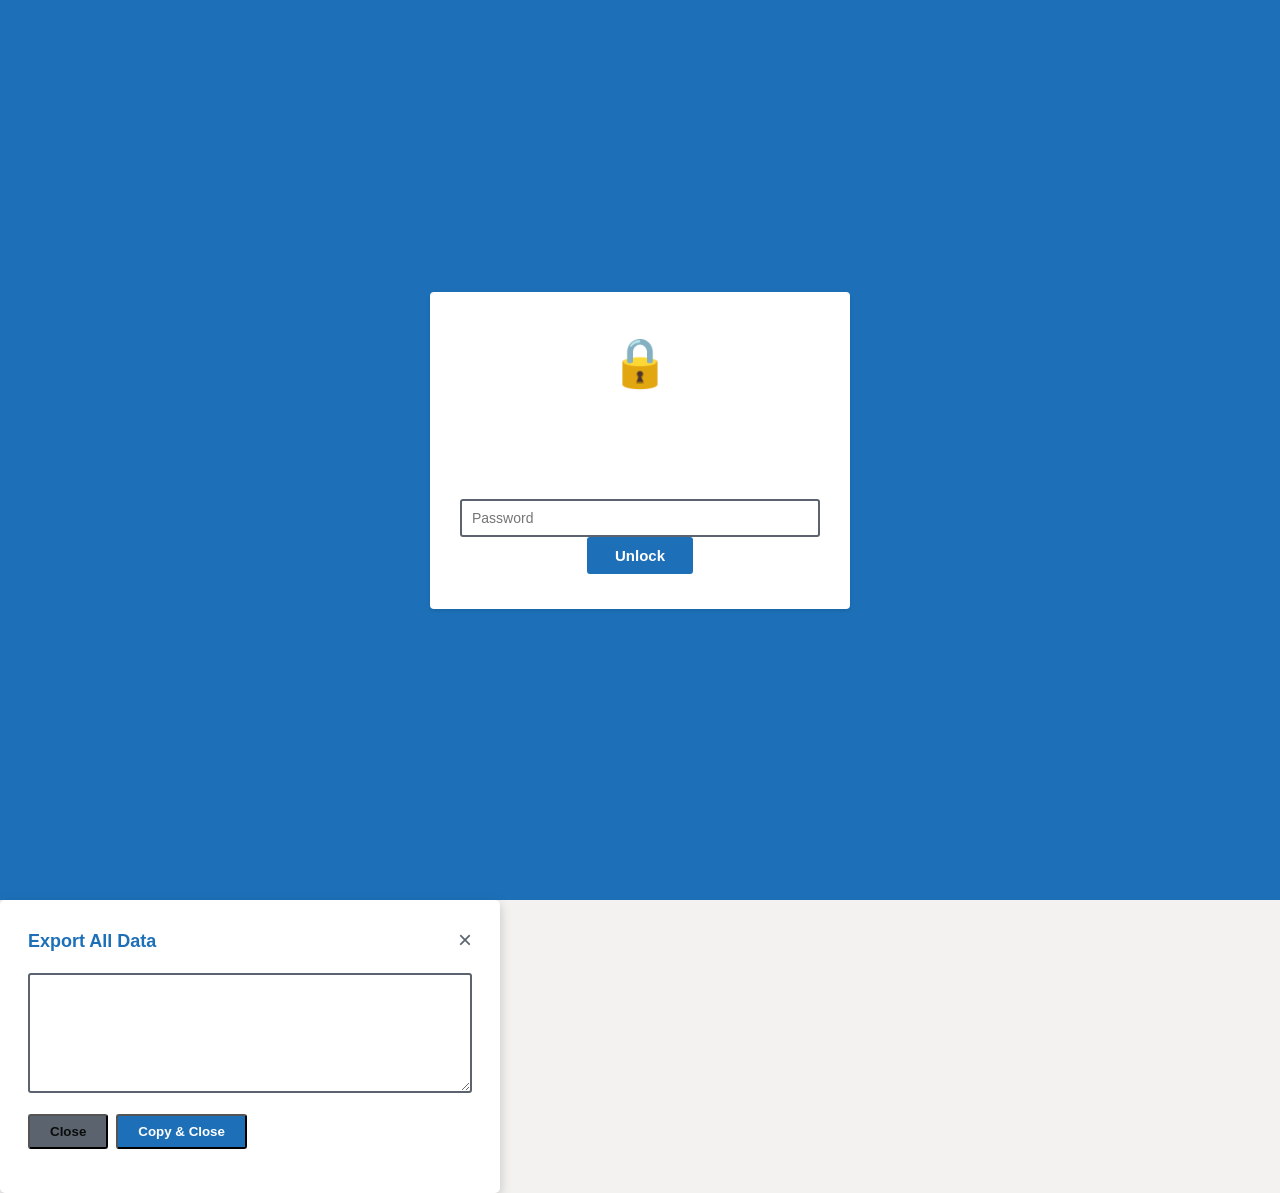
<file: dashboard.html>
<!DOCTYPE html>
<html lang="en">
<head>
  <meta charset="utf-8">
  <meta name="viewport" content="width=device-width, initial-scale=1">
  <title>Licence Records Dashboard</title>
  <style>
    /* ---- Core Vars ---- */
    :root {
      --gov-blue: #1d70b8;
      --gov-dark: #0b0c0c;
      --gov-light: #f3f2f1;
      --gov-yellow: #ffdd00;
      --gov-gray: #5a636e;
      --gov-red: #d4351c;
    }

    * { margin: 0; padding: 0; box-sizing: border-box; }
    body {
      font-family: "GDS Transport", Arial, sans-serif;
      background: var(--gov-light);
      color: var(--gov-dark);
      line-height: 1.5;
    }

    a { text-decoration: none; color: inherit; }

    /* ---- Auth Screen ---- */
    #auth-screen { display: flex; justify-content: center; align-items: center; min-height: 100vh; background: var(--gov-blue); }
    #auth-card { background: #fff; border-radius: 4px; padding: 35px 30px; width: 100%; max-width: 420px; box-shadow: 0 2px 4px rgba(0,0,0,.1); text-align: center; }
    .lock-icon { text-align: center; font-size: 48px; color: var(--gov-blue); margin-bottom: 16px; }
    #auth-card h1 { font-size: 22px; font-weight: 700; margin-bottom: 6px; color: #fff; }
    #auth-card .subtitle { font-size: 14px; color: rgba(255,255,255,.7); margin-bottom: 24px; }
    #password-input { width: 100%; padding: 12px 14px; border: 2px solid var(--gov-gray); border-radius: 3px; font-size: 16px; font-family: inherit; outline: none; transition: border-color .2s; }
    #password-input:focus { border-color: var(--gov-blue); }
    #submit-btn { width: 100%; padding: 12px; background: var(--gov-blue); color: #fff; border: none; border-radius: 3px; font-size: 16px; font-weight: 700; cursor: pointer; font-family: inherit; margin-top: 16px; transition: background .2s; }
    #submit-btn:hover { background: #145a93; }
    .error-msg { color: var(--gov-red); font-size: 14px; margin-top: 10px; display: none; }
    .error-msg.visible { display: block; }

    /* ---- Main Dashboard ---- */
    #main-dash { display: none; }
    header { background: var(--gov-dark); color: #fff; padding: 12px 30px; display: flex; align-items: center; justify-content: space-between; }
    header h1 { font-size: 22px; font-weight: 700; }
    header .badge { background: var(--gov-blue); color: #fff; font-size: 12px; padding: 4px 10px; border-radius: 3px; font-weight: 400; letter-spacing: .5px; }
    nav { background: var(--gov-dark); padding: 10px 30px; display: flex; gap: 6px; }
    nav a { color: #fff; text-decoration: none; padding: 6px 16px; border-radius: 2px; font-size: 14px; font-weight: 500; display: inline-block; }
    nav a.active { background: var(--gov-blue); }

    main { padding: 24px 30px; max-width: 1200px; margin: 0 auto; }

    /* ---- Toolbar ---- */
    .toolbar { display: flex; justify-content: space-between; align-items: center; margin-bottom: 20px; flex-wrap: wrap; gap: 10px; }
    .toolbar h2 { font-size: 18px; font-weight: 700; }
    .toolbar .stats { display: flex; gap: 20px; }
    .stat-box { background: #fff; border: 1px solid var(--gov-gray); border-radius: 3px; padding: 10px 18px; text-align: center; }
    .stat-value { font-size: 24px; font-weight: 700; color: var(--gov-blue); }
    .stat-label { font-size: 12px; color: var(--gov-gray); text-transform: uppercase; letter-spacing: .5px; margin-top: 2px; }

    /* ---- Forms ---- */
    .form-card { background: #fff; border: 1px solid var(--gov-gray); border-radius: 3px; padding: 24px; margin-bottom: 24px; }
    .form-grid { display: grid; grid-template-columns: 1fr 1fr; gap: 16px; }
    .form-row { display: flex; flex-direction: column; gap: 6px; }
    .form-row.full { grid-column: 1 / -1; }
    label { font-size: 13px; font-weight: 700; color: var(--gov-dark); text-transform: uppercase; letter-spacing: .4px; }
    label .hint { font-size: 12px; color: var(--gov-gray); font-weight: 400; }
    input, select, textarea {
      width: 100%; padding: 9px 10px; border: 2px solid var(--gov-gray); border-radius: 3px;
      font-size: 14px; font-family: inherit; outline: none; transition: border-color .2s;
    }
    input:focus, select:focus, textarea:focus { border-color: var(--gov-blue); }
    textarea { resize: vertical; min-height: 50px; }

/* ---- Address autocomplete ---- */
.address-wrapper { position: relative; }
.address-wrapper input#address { position: relative; z-index: 2; }
.address-dropdown { position: absolute; top: 100%; left: 0; right: 0; border: 2px solid var(--gov-gray); border-top: none; border-radius: 0 0 3px 3px; background: #fff; max-height: 300px; overflow-y: auto; z-index: 1000; box-shadow: 0 2px 6px rgba(0,0,0,.15); display: none; }
.address-dropdown .addr-item { padding: 9px 12px; cursor: pointer; font-size: 14px; border-bottom: 1px solid #eee; white-space: nowrap; overflow: hidden; text-overflow: ellipsis; }
.address-dropdown .addr-item:hover { background: #e8f0fe; }
.address-dropdown .addr-item.selected { background: #cce5ff; }
.address-no-results { padding: 9px 12px; font-size: 14px; color: var(--gov-gray); border-bottom: 1px solid #eee; }
.address-wrapper input:focus ~ .address-dropdown { display: block; }
    button.primary { background: var(--gov-blue); color: #fff; border: none; border-radius: 3px; padding: 10px 28px; font-size: 15px; font-weight: 700; cursor: pointer; font-family: inherit; transition: background .2s; }
    button.primary:hover { background: #145a93; }
    button.secondary { background: var(--gov-gray); color: #fff; border: none; border-radius: 3px; padding: 8px 16px; font-size: 14px; font-weight: 500; cursor: pointer; font-family: inherit; transition: background .2s; }
    button.secondary:hover { background: #666; }

    /* ---- Table ---- */
    .table-wrap { overflow-x: auto; }
    table { width: 100%; border-collapse: collapse; background: #fff; border-radius: 3px; overflow: hidden; box-shadow: 0 1px 2px rgba(0,0,0,.06); }
    th { background: var(--gov-blue); color: #fff; font-size: 13px; font-weight: 700; text-align: left; padding: 12px 14px; white-space: nowrap; }
    td { padding: 11px 14px; font-size: 14px; border-bottom: 1px solid #e5e5e5; }
    tr:last-child td { border-bottom: none; }
    tr:hover td { background: #f8f8f8; }
    tr.highlight td { background: #fffbe6; }
    tr.highlight:hover td { background: #fff6cc; }
    .actions { display: flex; gap: 6px; }
    .link-btn { background: none; border: none; cursor: pointer; font-size: 13px; font-weight: 700; padding: 2px 6px; text-decoration: underline; }
    .link-btn.danger { color: var(--gov-red); }
    .link-btn.success { color: var(--gov-blue); }

    /* ---- Modal ---- */
    #modal-overlay { display: none; position: fixed; top: 0; left: 0; width: 100%; height: 100%; background: rgba(0,0,0,.5); z-index: 1000; justify-content: center; align-items: center; }
    #modal-overlay.active { display: flex; }
    .modal { background: #fff; border-radius: 5px; padding: 28px; width: 90%; max-width: 500px; max-height: 90vh; overflow-y: auto; box-shadow: 0 4px 12px rgba(0,0,0,.2); }
    .modal h3 { font-size: 18px; font-weight: 700; margin-bottom: 18px; color: var(--gov-blue); }
    .modal-close { float: right; cursor: pointer; background: none; border: none; font-size: 24px; color: var(--gov-gray); line-height: 1; }
    .modal textarea { min-height: 120px; font-family: monospace; font-size: 14px; margin-bottom: 14px; }
    .modal .confirm-row { display: flex; gap: 8px; margin-bottom: 16px; }
    .modal .confirm-row button { padding: 8px 20px; border-radius: 3px; cursor: pointer; font-weight: 700; font-family: inherit; }
    .modal .btn-cancel { background: var(--gov-gray); color: var(--gov-dark); }
    .modal .btn-confirm { background: var(--gov-blue); color: #fff; }

    .empty-state { text-align: center; padding: 50px 20px; color: var(--gov-gray); }
    .empty-state .big { font-size: 48px; margin-bottom: 12px; }
    @media (max-width: 640px) {
      .form-grid { grid-template-columns: 1fr; }
      .toolbar { flex-direction: column; align-items: stretch; }
    }
  </style>
</head>

<body>

<!-- ===================== AUTH SCREEN ===================== -->
<div id="auth-screen">
  <div id="auth-card">
    <div class="lock-icon">🔒</div>
    <h1>Dashboard Access</h1>
    <p class="subtitle">Enter your credentials to manage licence records</p>
    <input type="password" id="auth-password" placeholder="Password" autocomplete="off">
    <div class="error-msg" id="auth-error">Incorrect password. Please try again.</div>
    <button class="primary" onclick="checkAuth()">Unlock</button>
  </div>
</div>

<!-- ===================== MAIN DASHBOARD ===================== -->
<div id="main-dash">

  <header>
    <h1>Licence Records Dashboard</h1>
    <div id="user-name" style="display:none;"></div>
    <span class="badge">Manual Entry System</span>
  </header>

  <nav>
    <a href="#" class="active" onclick="showSection('records'); return false;">Records</a>
    <a href="#" onclick="showSection('add'); document.getElementById('add-form').scrollIntoView(); return false;">Add Record</a>
    <a href="#" onclick="changePassword(); return false;">Change Password</a>
  </nav>

  <main>
    <!-- ===================== ADD FORM ===================== -->
    <section id="add-section">
      <div class="form-card">
        <h2 style="margin-bottom:20px;font-size:18px;">Add New Licence Record</h2>
        <form id="add-user-form" novalidate>
          <div class="form-grid">
            <div class="form-row full">
              <label for="fullName">Driver's full name</label>
              <input type="text" id="fullName" placeholder="e.g. MRS SARAH MEREDYTH SMITH" required>
            </div>
            <div class="form-row">
              <label for="sex">Sex</label>
              <select id="sex" required>
                <option value="">Select sex</option>
                <option value="Male">Male</option>
                <option value="Female">Female</option>
                <option value="Prefer not to say">Prefer not to say</option>
              </select>
            </div>
            <div class="form-row">
              <label for="dateOfBirth">Date of birth</label>
              <input type="date" id="dateOfBirth" required>
            </div>
            <div class="form-row full">
              <label for="address">Address</label>
              <div class="address-wrapper">
                <input type="text" id="address" list="uk-addresses" placeholder="Type address or postcode e.g. SO14 3JT" autocomplete="off" required>
                <div class="address-dropdown" id="address-dropdown"></div>
                <datalist id="uk-addresses">
                  <option value="24 Redcliffe Meadow, Redcliffe Gardens, Clifton, Bristol, BS1 1AA">
                  <option value="10 Downing Street, Westminster, London, SW1A 2AA">
                  <option value="221B Baker Street, Marylebone, London, NW1 6XE">
                  <option value="1 London Eye Avenue, South Bank, London, SE1 7PB">
                  <option value="Castle View, Cardiff Bay, Cardiff, CF10 4AU">
                  <option value="1 Queen's Road, Belfast, BT1 2JA">
                  <option value="34 St. Andrew's Crescent, Edinburgh, EH2 2BB">
                  <option value="Grosvenor House, Sandyford, Dublin 2, D02 F503">
                  <option value="31 Mitchell Street, Belfast, BT1 2BJ">
                  <option value="15 Great George Street, Liverpool, L3 5BF">
                  <option value="Flat 7, St. Bernard House, Bernard Street, Southampton, SO14 3JT">
                  <option value="45 High Street, Kingston upon Hull, HU1 1AA">
                  <option value="22 Baker Street, London, W1U 6EP">
                  <option>12 Rose Road, London, N12 9AB">
                  <option>Flat 3, 42 Town Street, Birmingham, B1 1HH">
                  <option>8 Station Road, Manchester, M1 2AB">
                  <option>27 College Street, Leeds, LS1 4HH">
                  <option>5 George Street, Glasgow, G2 1DU">
                  <option>19 Regent Street, Bristol, BS1 4LK">
                  <option>63 Kings Road, Brighton, BN1 2RU">
                  <option>91 Park Lane, Nottingham, NG7 6AB">
                  <option>3 Harbour View, Cardiff, CF10 5AB">
                  <option>47 Queen Street, Edinburgh, EH2 2BX">
                  <option>12 Bridge Street, Belfast, BT1 2AA">
                  <option>Flat 2B, 77 Commercial Road, London, E1 6QL">
                  <option>5 Alexandra Road, Leeds, LS2 7JW">
                  <option>8 Prospect Street, Liverpool, L1 6DW">
                  <option>39 Castle Road, Newcastle, NE1 3NN">
                  <option>72 Limehouse, London, E1 3AB">
                  <option>Flat 5, 100 Church Street, Sheffield, S1 2BJ">
                </datalist>
              </div>
            </div>
            <div class="form-row">
              <label for="drivingLicenceNumber">Driving licence number</label>
              <input type="text" id="drivingLicenceNumber" placeholder="e.g. MORGA657054SM9IJ" maxlength="16" style="text-transform:uppercase;" required>
            </div>
            <div class="form-row">
              <label for="licenceStatus">Licence status</label>
              <select id="licenceStatus" required>
                <option value="">Select status</option>
                <option value="You have a full driving licence">Full driving licence</option>
                <option value="You have a provisional driving licence">Provisional driving licence</option>
                <option value="You do not hold a driving licence">Do not hold a driving licence</option>
              </select>
            </div>
            <div class="form-row">
              <label for="licenceValidFrom">Valid from</label>
              <input type="date" id="licenceValidFrom" required>
            </div>
            <div class="form-row">
              <label for="licenceValidTo">Valid to</label>
              <input type="date" id="licenceValidTo" required>
            </div>
            <div class="form-row">
              <label for="licenceIssueNumber">Issue number</label>
              <input type="text" id="licenceIssueNumber" placeholder="e.g. 50">
            </div>
          </div>
          <div style="margin-top:20px;">
            <button class="primary" type="submit">Save Record</button>
          </div>
        </form>
      </div>
    </section>

    <!-- ===================== RECORDS TABLE ===================== -->
    <section id="records-section">
      <div class="toolbar">
        <h2>Stored Records</h2>
        <div class="stats">
          <div class="stat-box">
            <div class="stat-value" id="total-count">0</div>
            <div class="stat-label">Total records</div>
          </div>
          <div class="stat-box">
            <div class="stat-value" id="matchable-count">0</div>
            <div class="stat-label">Matchable licences</div>
          </div>
        </div>
      </div>

      <div class="table-wrap" id="records-container">
        <!-- table rendered by JS -->
      </div>
    </section>
  </main>
</div>

<!-- ===================== EXPORT MODAL ===================== -->
<div id="export-modal">
  <div class="modal">
    <button class="modal-close" onclick="closeModal()">&times;</button>
    <h3>Export All Data</h3>
    <textarea id="export-data" readonly></textarea>
    <div class="confirm-row">
      <button class="btn-cancel" onclick="closeModal()">Close</button>
      <button class="btn-confirm" onclick="copyExportData()">Copy & Close</button>
    </div>
  </div>
</div>

<script>
  /* ===== CONFIG ===== */
  var STORAGE_KEY = 'gov_driving_licence_dashboard';
  var USERS_KEY = 'gov_driving_users';      // who can add records
  var DEFAULT_ADMIN_PW = 'licence2026';     // <-- change this or set on first run
  var authName = localStorage.getItem('gov_dash_name') || 'Admin';

  /* ===== AUTH ===== */
  function checkAuth() {
    var pwd = document.getElementById('auth-password').value;
    var storedPW = localStorage.getItem('gov_dash_pw');
    // First run: set the password and name
    if (!storedPW) {
      if (confirm('First time setup.\n\nSet your dashboard password:')) {
        var newPW = prompt('Enter your password:', DEFAULT_ADMIN_PW);
        if (newPW && newPW.trim()) {
          localStorage.setItem('gov_dash_pw', newPW.trim());
          localStorage.setItem('gov_dash_name', prompt('Enter your name for the dashboard:', authName) || authName);
          authName = localStorage.getItem('gov_dash_name');
          localStorage.setItem('gov_dash_authed', 'true');
          document.getElementById('user-name').textContent = 'Logged in as: ' + authName;
          document.getElementById('user-name').style.display = 'block';
          document.getElementById('auth-screen').style.display = 'none';
          document.getElementById('main-dash').style.display = 'block';
          renderRecords();
        }
      }
      return;
    }
    if (pwd === storedPW) {
      localStorage.setItem('gov_dash_authed', 'true');
      document.getElementById('auth-screen').style.display = 'none';
      document.getElementById('main-dash').style.display = 'block';
      document.getElementById('user-name').textContent = 'Logged in as: ' + authName;
      document.getElementById('user-name').style.display = 'block';
      renderRecords();
    } else {
      document.getElementById('auth-error').classList.add('visible');
    }
  }
  document.getElementById('auth-password').addEventListener('keypress', function(e) {
    if (e.key === 'Enter') checkAuth();
  });

  /* ===== DATA STORAGE ===== */
  function loadData() {
    var stored = localStorage.getItem(STORAGE_KEY);
    if (stored) {
      try { return JSON.parse(stored); } catch(e) {}
    }
    return { users: [], lastUpdated: '' };
  }

  function saveData(data) {
    localStorage.setItem(STORAGE_KEY, JSON.stringify(data));
  }

  function getUsers() { return loadData().users; }

  /* ===== RENDER TABLE ===== */
  function renderRecords() {
    var data = loadData();
    var container = document.getElementById('records-container');
    var users = data.users || [];

    // Stats
    document.getElementById('total-count').textContent = users.length;
    var matchable = 0;
    users.forEach(function(u) { if (u.drivingLicenceNumber) matchable++; });
    document.getElementById('matchable-count').textContent = matchable;

    if (users.length === 0) {
      container.innerHTML = '<div class="empty-state"><div class="big">&#128203;</div><p>No records yet. Click "Add Record" to add licence details.</p></div>';
      return;
    }

    var html = '<table>\n';
    html += '<thead><tr>';
    html += '<th>Full Name</th><th>Sex</th><th>DOB</th><th>Address</th>';
    html += '<th>Licence No.</th><th>Status</th><th>Valid From</th><th>Valid To</th><th>Issue No.</th>';
    html += '<th style="width:100px;">Actions</th>';
    html += '</tr></thead>\n<tbody>';

    users.forEach(function(u, idx) {
      var hl = u.drivingLicenceNumber ? ' highlight' : '';
      html += '<tr class="' + hl.trim() + '">';
      html += '<td>' + escapeHTML(u.fullName || '') + '</td>';
      html += '<td>' + escapeHTML(u.sex || '') + '</td>';
      html += '<td>' + escapeHTML(u.dateOfBirth || '') + '</td>';
      html += '<td>' + escapeHTML(u.address || '') + '</td>';
      html += '<td style="font-family:monospace; font-weight:700;">' + escapeHTML(u.drivingLicenceNumber || '') + '</td>';
      html += '<td>' + escapeHTML(u.licenceStatus || '') + '</td>';
      html += '<td>' + escapeHTML(u.licenceValidFrom || '') + '</td>';
      html += '<td>' + escapeHTML(u.licenceValidTo || '') + '</td>';
      html += '<td>' + escapeHTML(u.licenceIssueNumber || '') + '</td>';
      html += '<td><div class="actions">';
      html += '<a class="link-btn success" onclick="editRecord(' + idx + ')">Edit</a>';
      html += '<a class="link-btn danger" onclick="deleteRecord(' + idx + ')">Delete</a>';
      html += '</div></td>';
      html += '</tr>';
    });

    html += '</tbody></table>';
    container.innerHTML = html;
  }

  /* ===== UK ADDRESS DATABASE ===== */
  var UK_ADDRESSES = [
    "Flat 7, St. Bernard House, Bernard Street, Southampton, SO14 3JT",
    "Flat 3, St. Bernard House, Bernard Street, Southampton, SO14 3JT",
    "Flat 1A, St. Bernard House, Bernard Street, Southampton, SO14 3JT",
    "24 Redcliffe Meadow, Redcliffe Gardens, Clifton, Bristol, BS1 1AA",
    "10 Downing Street, Westminster, London, SW1A 2AA",
    "221B Baker Street, Marylebone, London, NW1 6XE",
    "1 London Eye Avenue, South Bank, London, SE1 7PB",
    "Castle View, Cardiff Bay, Cardiff, CF10 4AU",
    "1 Queen's Road, Belfast, BT1 2JA",
    "34 St. Andrew's Crescent, Edinburgh, EH2 2BB",
    "Grosvenor House, Sandyford, Dublin 2, D02 F503",
    "31 Mitchell Street, Belfast, BT1 2BJ",
    "15 Great George Street, Liverpool, L3 5BF",
    "45 High Street, Kingston upon Hull, HU1 1AA",
    "22 Baker Street, London, W1U 6EP",
    "12 Rose Road, London, N12 9AB",
    "Flat 3, 42 Town Street, Birmingham, B1 1HH",
    "8 Station Road, Manchester, M1 2AB",
    "27 College Street, Leeds, LS1 4HH",
    "5 George Street, Glasgow, G2 1DU",
    "19 Regent Street, Bristol, BS1 4LK",
    "63 Kings Road, Brighton, BN1 2RU",
    "91 Park Lane, Nottingham, NG7 6AB",
    "3 Harbour View, Cardiff, CF10 5AB",
    "47 Queen Street, Edinburgh, EH2 2BX",
    "12 Bridge Street, Belfast, BT1 2AA",
    "Flat 2B, 77 Commercial Road, London, E1 6QL",
    "5 Alexandra Road, Leeds, LS2 7JW",
    "8 Prospect Street, Liverpool, L1 6DW",
    "39 Castle Road, Newcastle, NE1 3NN",
    "72 Limehouse, London, E1 3AB",
    "Flat 5, 100 Church Street, Sheffield, S1 2BJ",
    "14 Market Street, York, YO1 8AN",
    "29 Fore Street, Exeter, EX4 3LJ",
    "6 High Street, Oxford, OX1 2DN",
    "48 Northgate, Canterbury, CT1 1BF",
    "11 Market Square, Cambridge, CB2 3TZ",
    "3 The Quay, Southampton, SO14 2TU",
    "15 Westgate Road, Southampton, SO14 1HL",
    "2 Castle Street, Southampton, SO14 2HF",
    "4 Oxford Street, Southampton, SO14 1DX",
    "7 Below Bar Street, Southampton, SO14 1EY",
    "37 Above Bar Street, Southampton, SO14 1NW",
    "18 High Street, Southampton, SO14 2NZ",
    "56 Stanley Street, Southampton, SO15 2DX",
    "22 Park Terrace, Southampton, SO14 0FS",
    "4 Bellevue Road, Southampton, SO14 1AA",
    "19 Portswood Road, Southampton, SO17 2NF",
    "6 Banister Road, Southampton, SO15 2NY",
    "1 Bevois Street, Southampton, SO14 0JS",
    "3 New Road, Southampton, SO14 1LR",
    "14 Northern Road, Southampton, SO14 6PL",
    "2 St. Mary Street, Southampton, SO14 1NY",
    "7 West Quay Road, Southampton, SO15 1HG",
    "12 Avenue Road, Southampton, SO17 1LJ",
    "5 Onslow Road, Southampton, SO15 5LQ",
    "11 Archery Road, Southampton, SO15 5LX",
    "3 Cardinal Place, Southampton, SO14 1EX",
    "9 Avenue Road, Southampton, SO17 1NN",
    "16 Cranbury Avenue, Southampton, SO14 7LY",
    "8 Burgess Road, Southampton, SO16 3BF",
    "4 St. Denys Road, Southampton, SO17 2PY",
    "2 Priory Road, Southampton, SO14 5HA",
    "64 Windsor Terrace, Southampton, SO17 2FN",
    "35 Bassett Avenue, Southampton, SO16 7NQ",
    "10 Portswood Road, Southampton, SO17 2NH",
    "27 Banister Road, Southampton, SO15 2NY",
    "13 Highfield Lane, Southampton, SO17 1BJ",
    "19 Burgess Road, Southampton, SO16 3BJ",
    "1 Wessex Lane, Southampton, SO16 3GA",
    "3 The Avenue, Southampton, SO17 1BJ",
    "5 University Road, Southampton, SO17 1BJ",
    "7 Highfield Lane, Southampton, SO17 1DL",
    "9 The Avenue, Southampton, SO17 1BJ",
    "11 Highfield Crescent, Southampton, SO17 1LY",
    "15 The Avenue, Southampton, SO17 1BE",
    "17 Highfield Road, Southampton, SO17 1NS",
    "21 Hill Lane, Southampton, SO16 2HA",
    "23 Bassett Wood Road, Southampton, SO16 7BP",
    "25 Dorset Road, Southampton, SO17 2TW",
    "29 Grantham Road, Southampton, SO17 1TD",
    "31 Rownhams Road, Southampton, SO16 8BY",
    "33 Portsmouth Road, Southampton, SO14 6NJ",
    "37 Millbrook Road, Southampton, SO16 4JR",
    "41 West End Road, Southampton, SO18 3TG",
    "43 Bursledon Road, Southampton, SO19 8NS",
    "45 Romsey Road, Southampton, SO16 5AA",
    "47 Winchester Road, Southampton, SO17 1BJ",
    "51 Airport Service Road, Southampton, SO16 9JA",
    "53 Coxford Road, Southampton, SO16 5JA",
    "55 Burgess Way, Southampton, SO16 3ND",
    "57 Shirley Road, Southampton, SO15 3NH",
    "59 Burgess Way, Southampton, SO16 3ND",
    "61 St. James Road, Southampton, SO15 5HL",
    "65 St. Mary Street, Southampton, SO14 1NY",
    "67 Westridge Road, Southampton, SO16 4RJ",
    "69 Oakley Road, Southampton, SO16 4LY",
    "71 Avenue Road, Southampton, SO17 1LN",
    "73 Burgess Road, Southampton, SO16 3BF",
    "75 St. Denys Road, Southampton, SO17 2PY",
    "77 Portswood Road, Southampton, SO17 2NF",
    "79 St. Denys Road, Southampton, SO17 2PY",
    "81 Burgess Road, Southampton, SO16 3BF",
    "83 Portswood Road, Southampton, SO17 2NF",
    "85 Priory Road, Southampton, SO14 5HA",
    "87 St. Denys Road, Southampton, SO17 2PY",
    "89 Burgess Road, Southampton, SO16 3BF",
    "91 Portswood Road, Southampton, SO17 2NF",
    "1 Market Street, London, SW1Y 4BQ",
    "2 Bond Street, London, W1S 1PF",
    "3 Regent Street, London, SW1Y 4LR",
    "4 Oxford Street, London, W1C 1BJ",
    "5 Piccadilly, London, W1J 0DS",
    "6 The Strand, London, WC2R 0LS",
    "7 Fleet Street, London, EC4A 2BW",
    "8 High Holborn, London, WC1V 6QS",
    "9 Clerkenwell Road, London, EC1R 5AB",
    "10 King's Cross Road, London, WC1X 9LA",
    "11 Euston Road, London, NW1 2AD",
    "12 Camden High Street, London, NW1 7JH",
    "13 Baker Street, London, W1U 8DJ",
    "14 Marylebone Road, London, NW1 5PU",
    "15 Paddington Street, London, W1U 5BB",
    "16 Queensway, London, W2 3TY",
    "17 Bayswater Road, London, W2 3PH",
    "18 Notting Hill Gate, London, W11 3JQ",
    "19 Holland Park Avenue, London, W11 4SA",
    "20 Kensington High Street, London, W8 5NP",
    "21 Earl's Court Road, London, SW5 9AE",
    "22 South Kensington Street, London, SW7 2LR",
    "23 Brompton Road, London, SW3 1EP",
    "24 Sloane Street, London, SW1X 9BA",
    "25 Knightsbridge, London, SW1X 7LP",
    "26 Victoria Street, London, SW1E 5QP",
    "27 Westminster Bridge Road, London, SE1 7RJ",
    "28 Waterloo Road, London, SE1 8UG",
    "29 Southwark Street, London, SE1 0RU",
    "30 Borough High Street, London, SE1 1HR",
    "31 London Bridge Street, London, SE1 9SG",
    "32 Queen Victoria Street, London, EC4V 4BQ",
    "33 Threadneedle Street, London, EC2R 8AH",
    "34 Cornhill, London, EC3V 3ND",
    "35 Gracechurch Street, London, EC3V 0DR",
    "36 Fenchurch Street, London, EC3M 4BA",
    "37 Leadenhall Street, London, EC3A 2AB",
    "38 Aldgate High Street, London, EC3N 1AH",
    "39 Whitechapel Road, London, E1 1DU",
    "40 Commercial Road, London, E1 1LA",
    "41 Mile End Road, London, E1 4UN",
    "42 Bow Road, London, E3 2AA",
    "43 Stratford High Street, London, E15 1RB",
    "44 Romford Road, London, E15 4LD",
    "45 Barking Road, London, E6 2EL",
    "46 Green Street, London, E7 8JH",
    "47 High Road Leytonstone, London, E11 1HH",
    "48 Forest Road, London, E17 3PF",
    "49 Hoxton Street, London, N1 6NG",
    "50 Kingsland High Street, London, E8 2JS",
    "51 Dalston Lane, London, E8 1DF",
    "52 Stoke Newington Church Street, London, N16 0UA",
    "53 Seven Sisters Road, London, N7 6QJ",
    "54 Holloway Road, London, N7 8JZ",
    "55 Essex Road, London, N1 8LH",
    "56 Upper Street, London, N1 0NP",
    "57 City Road, London, EC1V 1NU",
    "58 Old Street, London, EC1V 9HB",
    "59 Goswell Road, London, EC1V 7EB",
    "60 Farringdon Road, London, EC1R 3DN",
    "61 Clerkenwell Green, London, EC1R 0DP",
    "62 Exmouth Market, London, EC1R 4QE",
    "63 Rosebery Avenue, London, EC1R 4RP",
    "64 King's Cross Road, London, WC1X 9LA",
    "65 Gray's Inn Road, London, WC1X 8TS",
    "66 High Holborn, London, WC1V 6QS",
    "67 Kingsway, London, WC2B 6AF",
    "68 Aldwych, London, WC2B 4BG",
    "69 The Strand, London, WC2R 0LS",
    "70 Fleet Street, London, EC4A 2BW",
    "71 Ludgate Hill, London, EC4M 7DE",
    "72 St. Paul's Churchyard, London, EC4M 8AD",
    "73 Cannon Street, London, EC4M 5EA",
    "74 Queen Victoria Street, London, EC4V 4BQ",
    "75 Blackfriars Road, London, SE1 0JY",
    "76 Southwark Bridge Road, London, SE1 0HA",
    "77 Borough Road, London, SE1 0AA",
    "78 London Road, London, SE1 6NA",
    "79 Blackfriars Bridge Road, London, SE1 8JP",
    "80 Stamford Street, London, SE1 9LY",
    "81 Waterloo Road, London, SE1 8UG",
    "82 York Road, London, SE1 7NJ",
    "83 Westminster Bridge Road, London, SE1 7RJ",
    "84 Lambeth Road, London, SE1 7PP",
    "85 Kennington Road, London, SE11 6QH",
    "86 Vauxhall Bridge Road, London, SW1V 2PU",
    "87 Victoria Street, London, SW1E 5QP",
    "88 Buckingham Palace Road, London, SW1W 0SA",
    "89 Lower Belgrave Street, London, SW1W 0LR",
    "90 Ebury Street, London, SW1W 8QT",
    "91 Pimlico Road, London, SW1W 8NA",
    "92 Chester Street, London, SW1X 7BE",
    "93 Motcomb Street, London, SW1X 8LB",
    "94 Pont Street, London, SW1X 9AA",
    "95 Sloane Square, London, SW1W 8QT",
    "96 Sloane Street, London, SW1X 9BA",
    "97 Basil Street, London, SW3 1AT",
    "98 Sloane Avenue, London, SW3 3BT",
    "99 Sloane Gardens, London, SW1W 8QT",
    "100 Cadogan Square, London, SW1X 9JP"
  ];

  /* ===== ADDRESS AUTOCOMPLETE ===== */
  (function() {
    var addressInput = document.getElementById('address');
    var dropdown = document.getElementById('address-dropdown');

    if (!addressInput || !dropdown) return;

    function renderSuggestions(query) {
      var q = query.toLowerCase().trim();
      var matches = UK_ADDRESSES.filter(function(addr) {
        return addr.toLowerCase().indexOf(q) !== -1;
      });

      dropdown.innerHTML = '';
      if (!q || matches.length === 0) {
        dropdown.style.display = 'none';
        return;
      }

      matches.forEach(function(addr) {
        var div = document.createElement('div');
        div.className = 'addr-item';
        div.textContent = addr;
        div.addEventListener('click', function() {
          addressInput.value = addr;
          dropdown.style.display = 'none';
          addressInput.dispatchEvent(new Event('input', { bubbles: true }));
        });
        dropdown.appendChild(div);
      });

      dropdown.style.display = 'block';
    }

    addressInput.addEventListener('input', function() {
      renderSuggestions(addressInput.value);
    });

    addressInput.addEventListener('focus', function() {
      if (addressInput.value.trim()) {
        renderSuggestions(addressInput.value);
      }
    });

    document.addEventListener('click', function(e) {
      if (!addressInput.contains(e.target) && !dropdown.contains(e.target)) {
        dropdown.style.display = 'none';
      }
    });
  })();

  /* ===== ADD / EDIT / DELETE ===== */
  document.getElementById('add-user-form').addEventListener('submit', function(e) {
    e.preventDefault();
    var users = getUsers();
    users.push({
      fullName: document.getElementById('fullName').value.trim(),
      sex: document.getElementById('sex').value,
      dateOfBirth: document.getElementById('dateOfBirth').value.trim(),
      address: document.getElementById('address').value.trim(),
      drivingLicenceNumber: document.getElementById('drivingLicenceNumber').value.trim().toUpperCase(),
      licenceStatus: document.getElementById('licenceStatus').value,
      licenceValidFrom: document.getElementById('licenceValidFrom').value.trim(),
      licenceValidTo: document.getElementById('licenceValidTo').value.trim(),
      licenceIssueNumber: document.getElementById('licenceIssueNumber').value.trim()
    });
    saveData({ users: users, lastUpdated: new Date().toISOString() });
    this.reset();
    renderRecords();
    window.dispatchEvent(new CustomEvent('dashboardUpdated'));
  });

  window.editRecord = function(idx) {
    var users = getUsers();
    var u = users[idx];
    if (!confirm('Edit this record?')) return;
    var newName = prompt('Full name:', u.fullName);
    var newSex = prompt('Sex (Male/Female/Prefer not to say):', u.sex);
    var newDOB = prompt('Date of birth:', u.dateOfBirth);
    var newAddr = prompt('Address:', u.address);
    var newLic = prompt('Licence number:', u.drivingLicenceNumber);
    var newStatus = prompt('Licence status:', u.licenceStatus);
    var newFrom = prompt('Valid from:', u.licenceValidFrom);
    var newTo = prompt('Valid to:', u.licenceValidTo);
    var newIssue = prompt('Issue number:', u.licenceIssueNumber);
    if (newName !== null && newName !== '') u.fullName = newName;
    if (newSex !== null && newSex !== '') u.sex = newSex;
    if (newDOB !== null && newDOB !== '') u.dateOfBirth = newDOB;
    if (newAddr !== null && newAddr !== '') u.address = newAddr;
    if (newLic !== null && newLic !== '') u.drivingLicenceNumber = newLic.toUpperCase();
    if (newStatus !== null && newStatus !== '') u.licenceStatus = newStatus;
    if (newFrom !== null && newFrom !== '') u.licenceValidFrom = newFrom;
    if (newTo !== null && newTo !== '') u.licenceValidTo = newTo;
    if (newIssue !== null && newIssue !== '') u.licenceIssueNumber = newIssue;
    saveData({ users: users, lastUpdated: new Date().toISOString() });
    renderRecords();
    window.dispatchEvent(new CustomEvent('dashboardUpdated'));
  };

  window.deleteRecord = function(idx) {
    if (!confirm('Are you sure you want to delete this record?')) return;
    var users = getUsers();
    users.splice(idx, 1);
    saveData({ users: users, lastUpdated: new Date().toISOString() });
    renderRecords();
    window.dispatchEvent(new CustomEvent('dashboardUpdated'));
  };

  /* ===== EXPORT ===== */
  function exportData() {
    var data = loadData();
    var json = JSON.stringify(data, null, 2);
    document.getElementById('export-data').value = json;
    document.getElementById('export-modal').classList.add('active');
  }

  window.copyExportData = function() {
    var ta = document.getElementById('export-data');
    ta.select();
    document.execCommand('copy');
    closeModal();
  };

  window.closeModal = function() {
    document.getElementById('export-modal').classList.remove('active');
  };

  /* ===== NAVIGATION ===== */
  window.showSection = function(sec) {
    document.querySelectorAll('nav a').forEach(function(a) { a.classList.remove('active'); });
    event.target.classList.add('active');
    document.getElementById('add-section').style.display = sec === 'add' ? 'block' : 'none';
    document.getElementById('records-section').style.display = sec === 'records' ? 'block' : 'none';
    if (sec === 'add') {
      document.getElementById('add-form').scrollIntoView({ behavior: 'smooth' });
    }
  };

  /* ===== LISTENER ===== */
  window.addEventListener('dashboardUpdated', renderRecords);

  /* ===== INIT ===== */
  if (localStorage.getItem('gov_dash_authed')) {
    document.getElementById('auth-screen').style.display = 'none';
    document.getElementById('main-dash').style.display = 'block';
  }
  // Show name after first-run setup
  var storedName = localStorage.getItem('gov_dash_name');
  if (storedName) {
    authName = storedName;
    document.getElementById('user-name').textContent = 'Logged in as: ' + authName;
    document.getElementById('user-name').style.display = 'block';
  }
  renderRecords();
</script>
</body>
</html>
</file>
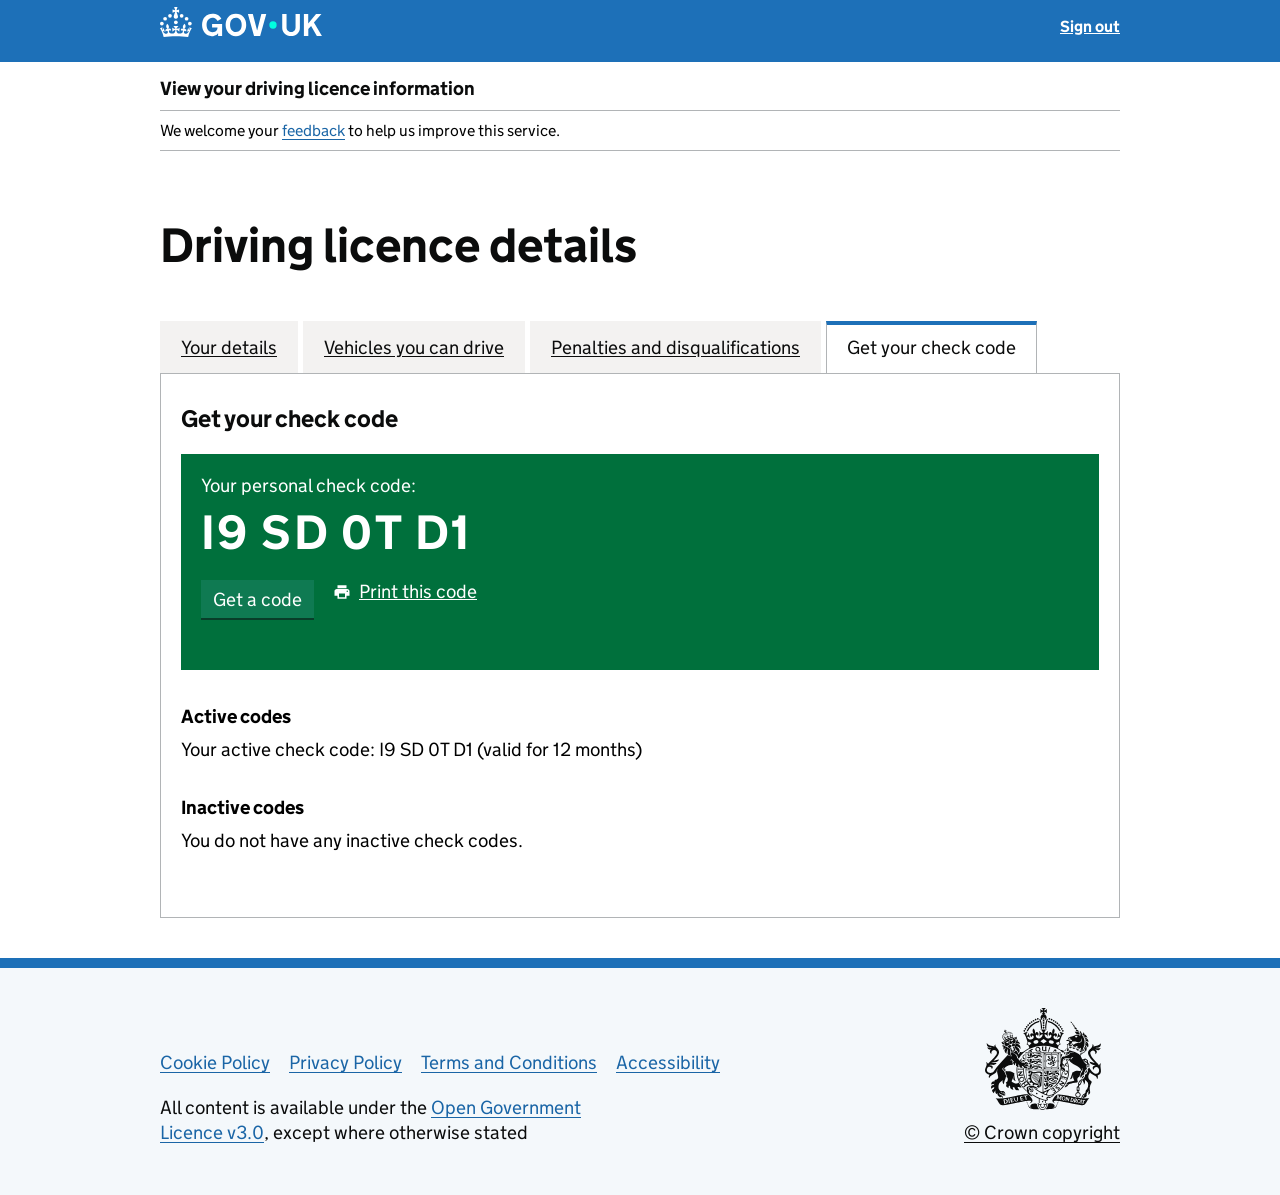
<file: Driving licence details/check-code.html>
<!DOCTYPE html>
<html lang="en" class="govuk-template govuk-frontend-supported">
<head>
  <meta charset="utf-8">
  <title>Get your check code - Driving licence details - GOV.UK</title>
  <meta name="viewport" content="width=device-width, initial-scale=1, viewport-fit=cover">
  <meta name="theme-color" content="#0b0c0c">
  <link rel="stylesheet" href="../Enter%20details/css/application-9f3643de.css" media="all">
  <link rel="stylesheet" href="css/details.css" media="all">
  <link rel="icon" href="../Enter%20details/images/favicon.svg" type="image/svg+xml">
</head>
<body class="govuk-template__body js-enabled govuk-frontend-supported">
<script>document.body.className += ' js-enabled' + ('noModule' in HTMLScriptElement.prototype ? ' govuk-frontend-supported' : '');</script>

<a class="govuk-skip-link" href="#main-content">Skip to main content</a>

<header class="app-header-bar" role="banner">
  <div class="govuk-width-container">
    <a href="https://www.gov.uk/" aria-label="GOV.UK">
      <svg aria-label="GOV.UK" class="govuk-header__logotype" fill="currentcolor" focusable="false" height="30" role="img" viewBox="0 0 324 60" width="162" xmlns="http://www.w3.org/2000/svg">
        <title>GOV.UK</title>
        <g>
          <circle cx="20" cy="17.6" r="3.7"></circle>
          <circle cx="10.2" cy="23.5" r="3.7"></circle>
          <circle cx="3.7" cy="33.2" r="3.7"></circle>
          <circle cx="31.7" cy="30.6" r="3.7"></circle>
          <circle cx="43.3" cy="17.6" r="3.7"></circle>
          <circle cx="53.2" cy="23.5" r="3.7"></circle>
          <circle cx="59.7" cy="33.2" r="3.7"></circle>
          <path d="M33.1,9.8c.2-.1.3-.3.5-.5l4.6,2.4v-6.8l-4.6,1.5c-.1-.2-.3-.3-.5-.5l1.9-5.9h-6.7l1.9,5.9c-.2.1-.3.3-.5.5l-4.6-1.5v6.8l4.6-2.4c.1.2.3.3.5.5l-2.6,8c-.9,2.8,1.2,5.7,4.1,5.7h0c3,0,5.1-2.9,4.1-5.7l-2.6-8ZM37,37.9s-3.4,3.8-4.1,6.1c2.2,0,4.2-.5,6.4-2.8l-.7,8.5c-2-2.8-4.4-4.1-5.7-3.8.1,3.1.5,6.7,5.8,7.2,3.7.3,6.7-1.5,7-3.8.4-2.6-2-4.3-3.7-1.6-1.4-4.5,2.4-6.1,4.9-3.2-1.9-4.5-1.8-7.7,2.4-10.9,3,4,2.6,7.3-1.2,11.1,2.4-1.3,6.2,0,4,4.6-1.2-2.8-3.7-2.2-4.2.2-.3,1.7.7,3.7,3,4.2,1.9.3,4.7-.9,7-5.9-1.3,0-2.4.7-3.9,1.7l2.4-8c.6,2.3,1.4,3.7,2.2,4.5.6-1.6.5-2.8,0-5.3l5,1.8c-2.6,3.6-5.2,8.7-7.3,17.5-7.4-1.1-15.7-1.7-24.5-1.7h0c-8.8,0-17.1.6-24.5,1.7-2.1-8.9-4.7-13.9-7.3-17.5l5-1.8c-.5,2.5-.6,3.7,0,5.3.8-.8,1.6-2.3,2.2-4.5l2.4,8c-1.5-1-2.6-1.7-3.9-1.7,2.3,5,5.2,6.2,7,5.9,2.3-.4,3.3-2.4,3-4.2-.5-2.4-3-3.1-4.2-.2-2.2-4.6,1.6-6,4-4.6-3.7-3.7-4.2-7.1-1.2-11.1,4.2,3.2,4.3,6.4,2.4,10.9,2.5-2.8,6.3-1.3,4.9,3.2-1.8-2.7-4.1-1-3.7,1.6.3,2.3,3.3,4.1,7,3.8,5.4-.5,5.7-4.2,5.8-7.2-1.3-.2-3.7,1-5.7,3.8l-.7-8.5c2.2,2.3,4.2,2.7,6.4,2.8-.7-2.3-4.1-6.1-4.1-6.1h10.6,0Z"></path>
        </g>
        <circle class="govuk-logo-dot" cx="226" cy="36" r="7.3"></circle>
        <path d="M93.94 41.25c.4 1.81 1.2 3.21 2.21 4.62 1 1.4 2.21 2.41 3.61 3.21s3.21 1.2 5.22 1.2 3.61-.4 4.82-1c1.4-.6 2.41-1.4 3.21-2.41.8-1 1.4-2.01 1.61-3.01s.4-2.01.4-3.01v.14h-10.86v-7.02h20.07v24.08h-8.03v-5.56c-.6.8-1.38 1.61-2.19 2.41-.8.8-1.81 1.2-2.81 1.81-1 .4-2.21.8-3.41 1.2s-2.41.4-3.81.4a18.56 18.56 0 0 1-14.65-6.63c-1.6-2.01-3.01-4.41-3.81-7.02s-1.4-5.62-1.4-8.83.4-6.02 1.4-8.83a20.45 20.45 0 0 1 19.46-13.65c3.21 0 4.01.2 5.82.8 1.81.4 3.61 1.2 5.02 2.01 1.61.8 2.81 2.01 4.01 3.21s2.21 2.61 2.81 4.21l-7.63 4.41c-.4-1-1-1.81-1.61-2.61-.6-.8-1.4-1.4-2.21-2.01-.8-.6-1.81-1-2.81-1.4-1-.4-2.21-.4-3.61-.4-2.01 0-3.81.4-5.22 1.2-1.4.8-2.61 1.81-3.61 3.21s-1.61 2.81-2.21 4.62c-.4 1.81-.6 3.71-.6 5.42s.8 5.22.8 5.22Zm57.8-27.9c3.21 0 6.22.6 8.63 1.81 2.41 1.2 4.82 2.81 6.62 4.82S170.2 24.39 171 27s1.4 5.62 1.4 8.83-.4 6.02-1.4 8.83-2.41 5.02-4.01 7.02-4.01 3.61-6.62 4.82-5.42 1.81-8.63 1.81-6.22-.6-8.63-1.81-4.82-2.81-6.42-4.82-3.21-4.41-4.01-7.02-1.4-5.62-1.4-8.83.4-6.02 1.4-8.83 2.41-5.02 4.01-7.02 4.01-3.61 6.42-4.82 5.42-1.81 8.63-1.81Zm0 36.73c1.81 0 3.61-.4 5.02-1s2.61-1.81 3.61-3.01 1.81-2.81 2.21-4.41c.4-1.81.8-3.61.8-5.62 0-2.21-.2-4.21-.8-6.02s-1.2-3.21-2.21-4.62c-1-1.2-2.21-2.21-3.61-3.01s-3.21-1-5.02-1-3.61.4-5.02 1c-1.4.8-2.61 1.81-3.61 3.01s-1.81 2.81-2.21 4.62c-.4 1.81-.8 3.61-.8 5.62 0 2.41.2 4.21.8 6.02.4 1.81 1.2 3.21 2.21 4.41s2.21 2.21 3.61 3.01c1.4.8 3.21 1 5.02 1Zm36.32 7.96-12.24-44.15h9.83l8.43 32.77h.4l8.23-32.77h9.83L200.3 58.04h-12.24Zm74.14-7.96c2.18 0 3.51-.6 3.51-.6 1.2-.6 2.01-1 2.81-1.81s1.4-1.81 1.81-2.81a13 13 0 0 0 .8-4.01V13.9h8.63v28.15c0 2.41-.4 4.62-1.4 6.62-.8 2.01-2.21 3.61-3.61 5.02s-3.41 2.41-5.62 3.21-4.62 1.2-7.02 1.2-5.02-.4-7.02-1.2c-2.21-.8-4.01-1.81-5.62-3.21s-2.81-3.01-3.61-5.02-1.4-4.21-1.4-6.62V13.9h8.63v26.95c0 1.61.2 3.01.8 4.01.4 1.2 1.2 2.21 2.01 2.81.8.8 1.81 1.4 2.81 1.81 0 0 1.34.6 3.51.6Zm34.22-36.18v18.92l15.65-18.92h10.82l-15.03 17.32 16.03 26.83h-10.21l-11.44-20.21-5.62 6.22v13.99h-8.83V13.9"></path>
      </svg>
    </a>
    <a class="sign-out" href="../View%20or%20share%20your%20driving%20licence%20information/index.html">Sign out</a>
  </div>
</header>

<div class="govuk-width-container">
  <div class="app-service-nav">
    <a class="app-service-nav__name" href="index.html">View your driving licence information</a>
  </div>
  <div class="app-feedback">
    We welcome your <a class="govuk-link" href="https://online1.snapsurveys.com/interview/a4fde59b-1f14-4806-bcba-1e9deb7fe0aa" target="_blank" rel="noopener noreferrer">feedback</a> to help us improve this service.
  </div>

  <main class="govuk-main-wrapper" id="main-content" role="main">
    <h1 class="govuk-heading-xl">Driving licence details</h1>

    <div class="govuk-tabs-custom">
      <ul class="govuk-tabs-custom__list" role="tablist">
        <li class="govuk-tabs-custom__list-item">
          <a class="govuk-tabs-custom__tab" href="index.html">Your details</a>
        </li>
        <li class="govuk-tabs-custom__list-item">
          <a class="govuk-tabs-custom__tab" href="vehicles.html">Vehicles you can drive</a>
        </li>
        <li class="govuk-tabs-custom__list-item">
          <a class="govuk-tabs-custom__tab" href="penalties.html">Penalties and disqualifications</a>
        </li>
        <li class="govuk-tabs-custom__list-item govuk-tabs-custom__list-item--selected">
          <a class="govuk-tabs-custom__tab" href="check-code.html" aria-current="page">Get your check code</a>
        </li>
      </ul>

      <div class="govuk-tabs-custom__panel">
        <h2 class="govuk-heading-m">Get your check code</h2>

        <div class="app-check-code-panel">
          <p class="app-check-code-panel__label">Your personal check code:</p>
          <div class="app-check-code-panel__code" id="check-code-display">2B BW 8C sN</div>
          <div style="margin-top: 20px;">
            <button type="button" class="govuk-button" id="get-code-btn">Get a code</button>
            <a class="app-check-code-panel__print" href="#" onclick="event.preventDefault(); window.print();" style="margin-left: 15px;">Print this code</a>
          </div>
        </div>

        <div class="app-codes-section">
          <h3>Active codes</h3>
          <p>Your active check code: <span id="active-code-display">2B BW 8C sN</span> (valid for 12 months)</p>
        </div>

        <div class="app-codes-section">
          <h3>Inactive codes</h3>
          <p>You do not have any inactive check codes.</p>
        </div>
      </div>
    </div>
  </main>
</div>

<footer class="govuk-footer" role="contentinfo">
  <div class="govuk-width-container">
    <div class="govuk-footer__meta">
      <div class="govuk-footer__meta-item govuk-footer__meta-item--grow">
        <h2 class="govuk-visually-hidden">Support links</h2>
        <ul class="govuk-footer__inline-list">
          <li class="govuk-footer__inline-list-item"><a class="govuk-footer__link" href="#">Cookie Policy</a></li>
          <li class="govuk-footer__inline-list-item"><a class="govuk-footer__link" href="#">Privacy Policy</a></li>
          <li class="govuk-footer__inline-list-item"><a class="govuk-footer__link" href="#">Terms and Conditions</a></li>
          <li class="govuk-footer__inline-list-item"><a class="govuk-footer__link" href="#">Accessibility</a></li>
        </ul>
        <span class="govuk-footer__licence-description">
          All content is available under the <a class="govuk-footer__link" href="https://www.nationalarchives.gov.uk/doc/open-government-licence/version/3/" rel="license">Open Government Licence v3.0</a>, except where otherwise stated
        </span>
      </div>
      <div class="govuk-footer__meta-item">
        <a class="govuk-footer__link govuk-footer__copyright-logo" href="https://www.nationalarchives.gov.uk/information-management/re-using-public-sector-information/copyright-and-re-use/crown-copyright/">© Crown copyright</a>
      </div>
    </div>
  </div>
</footer>

<script>
  // Generate and persist check code for each user
  document.addEventListener('DOMContentLoaded', function() {
    // Check if user has a stored code in localStorage
    let userCode = localStorage.getItem('user_check_code');

    if (!userCode) {
      // Generate a new code on first visit
      userCode = generateCheckCode();
      localStorage.setItem('user_check_code', userCode);
    }

    // Display the code
    displayCode(userCode);

    // Handle "Get a code" button click
    const getCodeBtn = document.getElementById('get-code-btn');
    if (getCodeBtn) {
      getCodeBtn.addEventListener('click', function() {
        // Generate a new code when user clicks "Get a code"
        userCode = generateCheckCode();
        localStorage.setItem('user_check_code', userCode);
        displayCode(userCode);
      });
    }
  });

  function displayCode(code) {
    const codeDisplay = document.getElementById('check-code-display');
    const activeCodeDisplay = document.getElementById('active-code-display');
    if (codeDisplay) codeDisplay.textContent = code;
    if (activeCodeDisplay) activeCodeDisplay.textContent = code;
  }

  function generateCheckCode() {
    // Generate code in format: "2B BW 8C sN"
    const letters = 'ABCDEFGHIJKLMNOPQRSTUVWXYZ';
    const numbers = '0123456789';

    const part1 = letters[Math.floor(Math.random() * letters.length)] + numbers[Math.floor(Math.random() * numbers.length)];
    const part2 = letters[Math.floor(Math.random() * letters.length)] + letters[Math.floor(Math.random() * letters.length)];
    const part3 = numbers[Math.floor(Math.random() * numbers.length)] + letters[Math.floor(Math.random() * letters.length)];
    const part4 = letters[Math.floor(Math.random() * letters.length)] + numbers[Math.floor(Math.random() * numbers.length)];

    return `${part1} ${part2} ${part3} ${part4}`;
  }
</script>
</body>
</html>
</file>
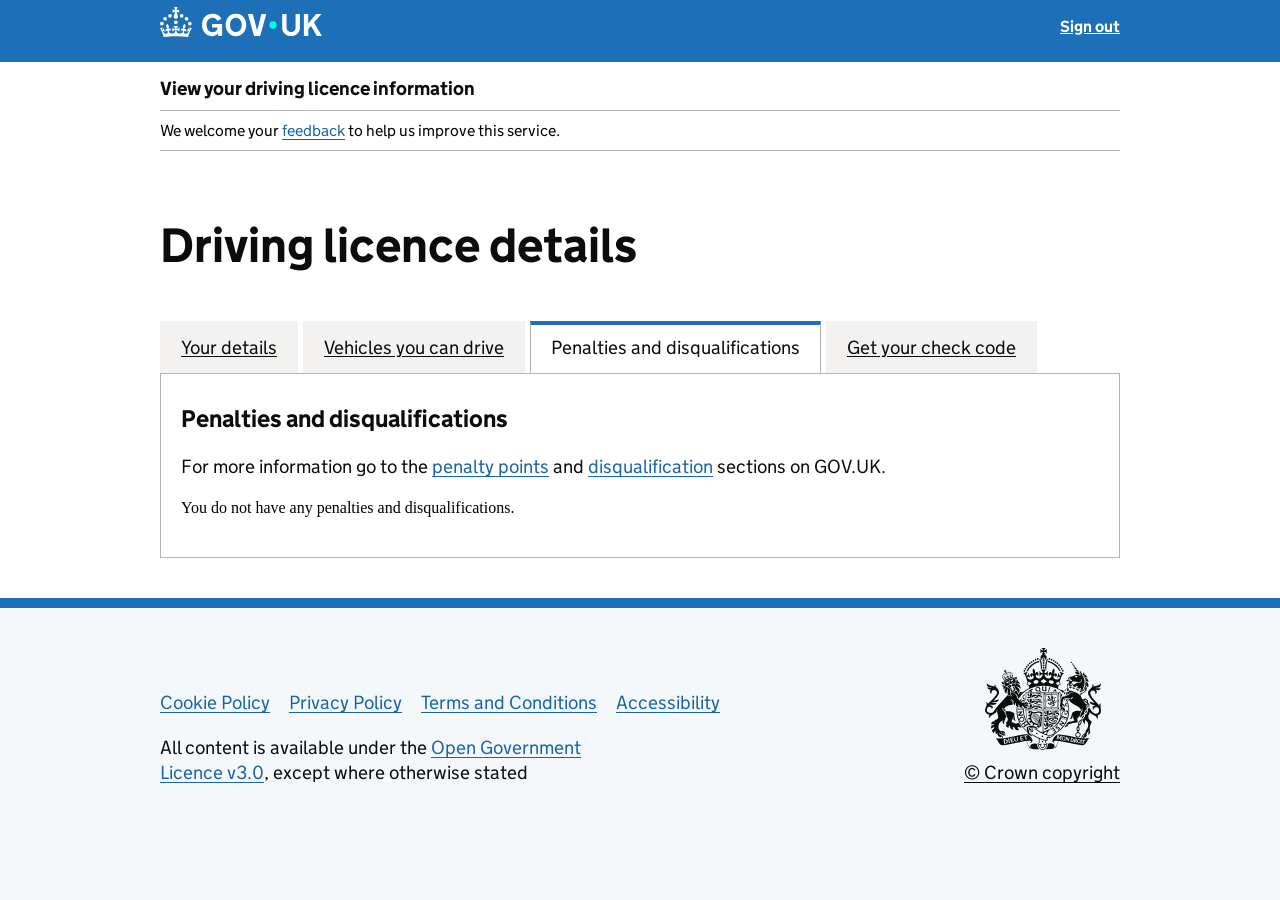
<file: Driving licence details/penalties.html>
<!DOCTYPE html>
<html lang="en" class="govuk-template govuk-frontend-supported">
<head>
  <meta charset="utf-8">
  <title>Penalties and disqualifications - Driving licence details - GOV.UK</title>
  <meta name="viewport" content="width=device-width, initial-scale=1, viewport-fit=cover">
  <meta name="theme-color" content="#0b0c0c">
  <link rel="stylesheet" href="../Enter%20details/css/application-9f3643de.css" media="all">
  <link rel="stylesheet" href="css/details.css" media="all">
  <link rel="icon" href="../Enter%20details/images/favicon.svg" type="image/svg+xml">
</head>
<body class="govuk-template__body js-enabled govuk-frontend-supported">
<script>document.body.className += ' js-enabled' + ('noModule' in HTMLScriptElement.prototype ? ' govuk-frontend-supported' : '');</script>

<a class="govuk-skip-link" href="#main-content">Skip to main content</a>

<header class="app-header-bar" role="banner">
  <div class="govuk-width-container">
    <a href="https://www.gov.uk/" aria-label="GOV.UK">
      <svg aria-label="GOV.UK" class="govuk-header__logotype" fill="currentcolor" focusable="false" height="30" role="img" viewBox="0 0 324 60" width="162" xmlns="http://www.w3.org/2000/svg">
        <title>GOV.UK</title>
        <g>
          <circle cx="20" cy="17.6" r="3.7"></circle>
          <circle cx="10.2" cy="23.5" r="3.7"></circle>
          <circle cx="3.7" cy="33.2" r="3.7"></circle>
          <circle cx="31.7" cy="30.6" r="3.7"></circle>
          <circle cx="43.3" cy="17.6" r="3.7"></circle>
          <circle cx="53.2" cy="23.5" r="3.7"></circle>
          <circle cx="59.7" cy="33.2" r="3.7"></circle>
          <path d="M33.1,9.8c.2-.1.3-.3.5-.5l4.6,2.4v-6.8l-4.6,1.5c-.1-.2-.3-.3-.5-.5l1.9-5.9h-6.7l1.9,5.9c-.2.1-.3.3-.5.5l-4.6-1.5v6.8l4.6-2.4c.1.2.3.3.5.5l-2.6,8c-.9,2.8,1.2,5.7,4.1,5.7h0c3,0,5.1-2.9,4.1-5.7l-2.6-8ZM37,37.9s-3.4,3.8-4.1,6.1c2.2,0,4.2-.5,6.4-2.8l-.7,8.5c-2-2.8-4.4-4.1-5.7-3.8.1,3.1.5,6.7,5.8,7.2,3.7.3,6.7-1.5,7-3.8.4-2.6-2-4.3-3.7-1.6-1.4-4.5,2.4-6.1,4.9-3.2-1.9-4.5-1.8-7.7,2.4-10.9,3,4,2.6,7.3-1.2,11.1,2.4-1.3,6.2,0,4,4.6-1.2-2.8-3.7-2.2-4.2.2-.3,1.7.7,3.7,3,4.2,1.9.3,4.7-.9,7-5.9-1.3,0-2.4.7-3.9,1.7l2.4-8c.6,2.3,1.4,3.7,2.2,4.5.6-1.6.5-2.8,0-5.3l5,1.8c-2.6,3.6-5.2,8.7-7.3,17.5-7.4-1.1-15.7-1.7-24.5-1.7h0c-8.8,0-17.1.6-24.5,1.7-2.1-8.9-4.7-13.9-7.3-17.5l5-1.8c-.5,2.5-.6,3.7,0,5.3.8-.8,1.6-2.3,2.2-4.5l2.4,8c-1.5-1-2.6-1.7-3.9-1.7,2.3,5,5.2,6.2,7,5.9,2.3-.4,3.3-2.4,3-4.2-.5-2.4-3-3.1-4.2-.2-2.2-4.6,1.6-6,4-4.6-3.7-3.7-4.2-7.1-1.2-11.1,4.2,3.2,4.3,6.4,2.4,10.9,2.5-2.8,6.3-1.3,4.9,3.2-1.8-2.7-4.1-1-3.7,1.6.3,2.3,3.3,4.1,7,3.8,5.4-.5,5.7-4.2,5.8-7.2-1.3-.2-3.7,1-5.7,3.8l-.7-8.5c2.2,2.3,4.2,2.7,6.4,2.8-.7-2.3-4.1-6.1-4.1-6.1h10.6,0Z"></path>
        </g>
        <circle class="govuk-logo-dot" cx="226" cy="36" r="7.3"></circle>
        <path d="M93.94 41.25c.4 1.81 1.2 3.21 2.21 4.62 1 1.4 2.21 2.41 3.61 3.21s3.21 1.2 5.22 1.2 3.61-.4 4.82-1c1.4-.6 2.41-1.4 3.21-2.41.8-1 1.4-2.01 1.61-3.01s.4-2.01.4-3.01v.14h-10.86v-7.02h20.07v24.08h-8.03v-5.56c-.6.8-1.38 1.61-2.19 2.41-.8.8-1.81 1.2-2.81 1.81-1 .4-2.21.8-3.41 1.2s-2.41.4-3.81.4a18.56 18.56 0 0 1-14.65-6.63c-1.6-2.01-3.01-4.41-3.81-7.02s-1.4-5.62-1.4-8.83.4-6.02 1.4-8.83a20.45 20.45 0 0 1 19.46-13.65c3.21 0 4.01.2 5.82.8 1.81.4 3.61 1.2 5.02 2.01 1.61.8 2.81 2.01 4.01 3.21s2.21 2.61 2.81 4.21l-7.63 4.41c-.4-1-1-1.81-1.61-2.61-.6-.8-1.4-1.4-2.21-2.01-.8-.6-1.81-1-2.81-1.4-1-.4-2.21-.4-3.61-.4-2.01 0-3.81.4-5.22 1.2-1.4.8-2.61 1.81-3.61 3.21s-1.61 2.81-2.21 4.62c-.4 1.81-.6 3.71-.6 5.42s.8 5.22.8 5.22Zm57.8-27.9c3.21 0 6.22.6 8.63 1.81 2.41 1.2 4.82 2.81 6.62 4.82S170.2 24.39 171 27s1.4 5.62 1.4 8.83-.4 6.02-1.4 8.83-2.41 5.02-4.01 7.02-4.01 3.61-6.62 4.82-5.42 1.81-8.63 1.81-6.22-.6-8.63-1.81-4.82-2.81-6.42-4.82-3.21-4.41-4.01-7.02-1.4-5.62-1.4-8.83.4-6.02 1.4-8.83 2.41-5.02 4.01-7.02 4.01-3.61 6.42-4.82 5.42-1.81 8.63-1.81Zm0 36.73c1.81 0 3.61-.4 5.02-1s2.61-1.81 3.61-3.01 1.81-2.81 2.21-4.41c.4-1.81.8-3.61.8-5.62 0-2.21-.2-4.21-.8-6.02s-1.2-3.21-2.21-4.62c-1-1.2-2.21-2.21-3.61-3.01s-3.21-1-5.02-1-3.61.4-5.02 1c-1.4.8-2.61 1.81-3.61 3.01s-1.81 2.81-2.21 4.62c-.4 1.81-.8 3.61-.8 5.62 0 2.41.2 4.21.8 6.02.4 1.81 1.2 3.21 2.21 4.41s2.21 2.21 3.61 3.01c1.4.8 3.21 1 5.02 1Zm36.32 7.96-12.24-44.15h9.83l8.43 32.77h.4l8.23-32.77h9.83L200.3 58.04h-12.24Zm74.14-7.96c2.18 0 3.51-.6 3.51-.6 1.2-.6 2.01-1 2.81-1.81s1.4-1.81 1.81-2.81a13 13 0 0 0 .8-4.01V13.9h8.63v28.15c0 2.41-.4 4.62-1.4 6.62-.8 2.01-2.21 3.61-3.61 5.02s-3.41 2.41-5.62 3.21-4.62 1.2-7.02 1.2-5.02-.4-7.02-1.2c-2.21-.8-4.01-1.81-5.62-3.21s-2.81-3.01-3.61-5.02-1.4-4.21-1.4-6.62V13.9h8.63v26.95c0 1.61.2 3.01.8 4.01.4 1.2 1.2 2.21 2.01 2.81.8.8 1.81 1.4 2.81 1.81 0 0 1.34.6 3.51.6Zm34.22-36.18v18.92l15.65-18.92h10.82l-15.03 17.32 16.03 26.83h-10.21l-11.44-20.21-5.62 6.22v13.99h-8.83V13.9"></path>
      </svg>
    </a>
    <a class="sign-out" href="../View%20or%20share%20your%20driving%20licence%20information/index.html">Sign out</a>
  </div>
</header>

<div class="govuk-width-container">
  <div class="app-service-nav">
    <a class="app-service-nav__name" href="index.html">View your driving licence information</a>
  </div>
  <div class="app-feedback">
    We welcome your <a class="govuk-link" href="https://online1.snapsurveys.com/interview/a4fde59b-1f14-4806-bcba-1e9deb7fe0aa" target="_blank" rel="noopener noreferrer">feedback</a> to help us improve this service.
  </div>

  <main class="govuk-main-wrapper" id="main-content" role="main">
    <h1 class="govuk-heading-xl">Driving licence details</h1>

    <div class="govuk-tabs-custom">
      <ul class="govuk-tabs-custom__list" role="tablist">
        <li class="govuk-tabs-custom__list-item">
          <a class="govuk-tabs-custom__tab" href="index.html">Your details</a>
        </li>
        <li class="govuk-tabs-custom__list-item">
          <a class="govuk-tabs-custom__tab" href="vehicles.html">Vehicles you can drive</a>
        </li>
        <li class="govuk-tabs-custom__list-item govuk-tabs-custom__list-item--selected">
          <a class="govuk-tabs-custom__tab" href="penalties.html" aria-current="page">Penalties and disqualifications</a>
        </li>
        <li class="govuk-tabs-custom__list-item">
          <a class="govuk-tabs-custom__tab" href="check-code.html">Get your check code</a>
        </li>
      </ul>

      <div class="govuk-tabs-custom__panel">
        <h2 class="govuk-heading-m">Penalties and disqualifications</h2>

        <p class="govuk-body">
          For more information go to the
          <a class="govuk-link" href="https://www.gov.uk/driving-licence-codes" target="_blank" rel="noopener noreferrer">penalty points</a> and
          <a class="govuk-link" href="https://www.gov.uk/driving-licence-codes" target="_blank" rel="noopener noreferrer">disqualification</a> sections on GOV.UK.
        </p>

        <div class="app-penalty-box">
          You do not have any penalties and disqualifications.
        </div>
      </div>
    </div>
  </main>
</div>

<footer class="govuk-footer" role="contentinfo">
  <div class="govuk-width-container">
    <div class="govuk-footer__meta">
      <div class="govuk-footer__meta-item govuk-footer__meta-item--grow">
        <h2 class="govuk-visually-hidden">Support links</h2>
        <ul class="govuk-footer__inline-list">
          <li class="govuk-footer__inline-list-item"><a class="govuk-footer__link" href="#">Cookie Policy</a></li>
          <li class="govuk-footer__inline-list-item"><a class="govuk-footer__link" href="#">Privacy Policy</a></li>
          <li class="govuk-footer__inline-list-item"><a class="govuk-footer__link" href="#">Terms and Conditions</a></li>
          <li class="govuk-footer__inline-list-item"><a class="govuk-footer__link" href="#">Accessibility</a></li>
        </ul>
        <span class="govuk-footer__licence-description">
          All content is available under the <a class="govuk-footer__link" href="https://www.nationalarchives.gov.uk/doc/open-government-licence/version/3/" rel="license">Open Government Licence v3.0</a>, except where otherwise stated
        </span>
      </div>
      <div class="govuk-footer__meta-item">
        <a class="govuk-footer__link govuk-footer__copyright-logo" href="https://www.nationalarchives.gov.uk/information-management/re-using-public-sector-information/copyright-and-re-use/crown-copyright/">© Crown copyright</a>
      </div>
    </div>
  </div>
</footer>
</body>
</html>
</file>
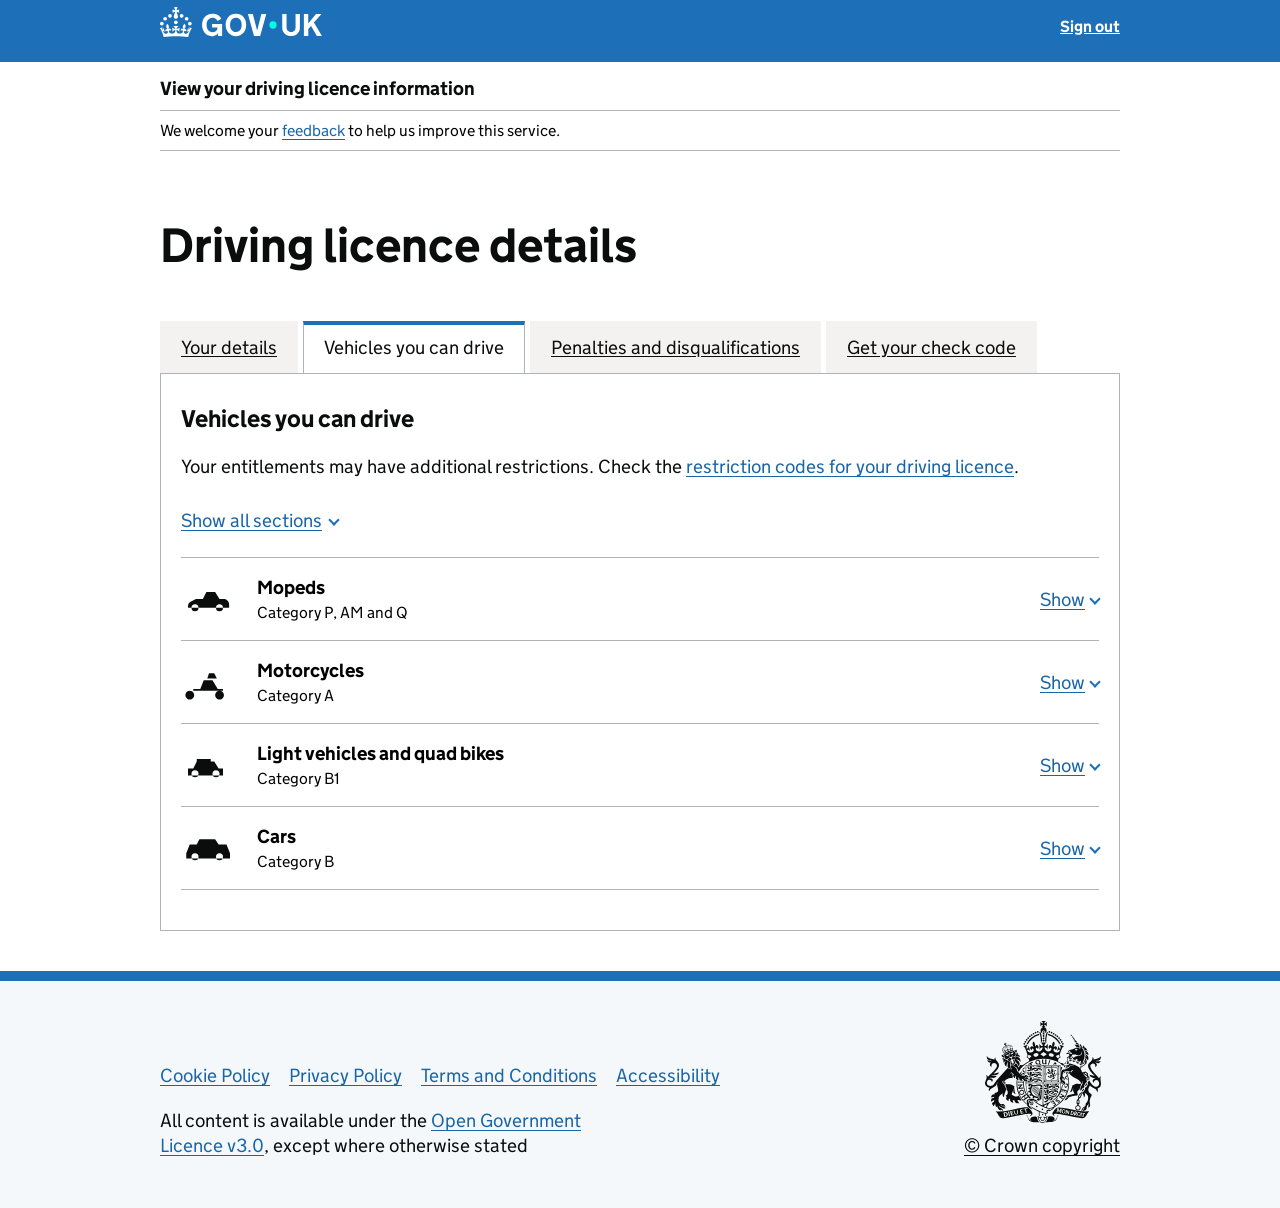
<file: Driving licence details/vehicles.html>
<!DOCTYPE html>
<html lang="en" class="govuk-template govuk-frontend-supported">
<head>
  <meta charset="utf-8">
  <title>Vehicles you can drive - Driving licence details - GOV.UK</title>
  <meta name="viewport" content="width=device-width, initial-scale=1, viewport-fit=cover">
  <meta name="theme-color" content="#0b0c0c">
  <link rel="stylesheet" href="../Enter%20details/css/application-9f3643de.css" media="all">
  <link rel="stylesheet" href="css/details.css" media="all">
  <link rel="icon" href="../Enter%20details/images/favicon.svg" type="image/svg+xml">
</head>
<body class="govuk-template__body js-enabled govuk-frontend-supported">
<script>document.body.className += ' js-enabled' + ('noModule' in HTMLScriptElement.prototype ? ' govuk-frontend-supported' : '');</script>

<a class="govuk-skip-link" href="#main-content">Skip to main content</a>

<header class="app-header-bar" role="banner">
  <div class="govuk-width-container">
    <a href="https://www.gov.uk/" aria-label="GOV.UK">
      <svg aria-label="GOV.UK" class="govuk-header__logotype" fill="currentcolor" focusable="false" height="30" role="img" viewBox="0 0 324 60" width="162" xmlns="http://www.w3.org/2000/svg">
        <title>GOV.UK</title>
        <g>
          <circle cx="20" cy="17.6" r="3.7"></circle>
          <circle cx="10.2" cy="23.5" r="3.7"></circle>
          <circle cx="3.7" cy="33.2" r="3.7"></circle>
          <circle cx="31.7" cy="30.6" r="3.7"></circle>
          <circle cx="43.3" cy="17.6" r="3.7"></circle>
          <circle cx="53.2" cy="23.5" r="3.7"></circle>
          <circle cx="59.7" cy="33.2" r="3.7"></circle>
          <path d="M33.1,9.8c.2-.1.3-.3.5-.5l4.6,2.4v-6.8l-4.6,1.5c-.1-.2-.3-.3-.5-.5l1.9-5.9h-6.7l1.9,5.9c-.2.1-.3.3-.5.5l-4.6-1.5v6.8l4.6-2.4c.1.2.3.3.5.5l-2.6,8c-.9,2.8,1.2,5.7,4.1,5.7h0c3,0,5.1-2.9,4.1-5.7l-2.6-8ZM37,37.9s-3.4,3.8-4.1,6.1c2.2,0,4.2-.5,6.4-2.8l-.7,8.5c-2-2.8-4.4-4.1-5.7-3.8.1,3.1.5,6.7,5.8,7.2,3.7.3,6.7-1.5,7-3.8.4-2.6-2-4.3-3.7-1.6-1.4-4.5,2.4-6.1,4.9-3.2-1.9-4.5-1.8-7.7,2.4-10.9,3,4,2.6,7.3-1.2,11.1,2.4-1.3,6.2,0,4,4.6-1.2-2.8-3.7-2.2-4.2.2-.3,1.7.7,3.7,3,4.2,1.9.3,4.7-.9,7-5.9-1.3,0-2.4.7-3.9,1.7l2.4-8c.6,2.3,1.4,3.7,2.2,4.5.6-1.6.5-2.8,0-5.3l5,1.8c-2.6,3.6-5.2,8.7-7.3,17.5-7.4-1.1-15.7-1.7-24.5-1.7h0c-8.8,0-17.1.6-24.5,1.7-2.1-8.9-4.7-13.9-7.3-17.5l5-1.8c-.5,2.5-.6,3.7,0,5.3.8-.8,1.6-2.3,2.2-4.5l2.4,8c-1.5-1-2.6-1.7-3.9-1.7,2.3,5,5.2,6.2,7,5.9,2.3-.4,3.3-2.4,3-4.2-.5-2.4-3-3.1-4.2-.2-2.2-4.6,1.6-6,4-4.6-3.7-3.7-4.2-7.1-1.2-11.1,4.2,3.2,4.3,6.4,2.4,10.9,2.5-2.8,6.3-1.3,4.9,3.2-1.8-2.7-4.1-1-3.7,1.6.3,2.3,3.3,4.1,7,3.8,5.4-.5,5.7-4.2,5.8-7.2-1.3-.2-3.7,1-5.7,3.8l-.7-8.5c2.2,2.3,4.2,2.7,6.4,2.8-.7-2.3-4.1-6.1-4.1-6.1h10.6,0Z"></path>
        </g>
        <circle class="govuk-logo-dot" cx="226" cy="36" r="7.3"></circle>
        <path d="M93.94 41.25c.4 1.81 1.2 3.21 2.21 4.62 1 1.4 2.21 2.41 3.61 3.21s3.21 1.2 5.22 1.2 3.61-.4 4.82-1c1.4-.6 2.41-1.4 3.21-2.41.8-1 1.4-2.01 1.61-3.01s.4-2.01.4-3.01v.14h-10.86v-7.02h20.07v24.08h-8.03v-5.56c-.6.8-1.38 1.61-2.19 2.41-.8.8-1.81 1.2-2.81 1.81-1 .4-2.21.8-3.41 1.2s-2.41.4-3.81.4a18.56 18.56 0 0 1-14.65-6.63c-1.6-2.01-3.01-4.41-3.81-7.02s-1.4-5.62-1.4-8.83.4-6.02 1.4-8.83a20.45 20.45 0 0 1 19.46-13.65c3.21 0 4.01.2 5.82.8 1.81.4 3.61 1.2 5.02 2.01 1.61.8 2.81 2.01 4.01 3.21s2.21 2.61 2.81 4.21l-7.63 4.41c-.4-1-1-1.81-1.61-2.61-.6-.8-1.4-1.4-2.21-2.01-.8-.6-1.81-1-2.81-1.4-1-.4-2.21-.4-3.61-.4-2.01 0-3.81.4-5.22 1.2-1.4.8-2.61 1.81-3.61 3.21s-1.61 2.81-2.21 4.62c-.4 1.81-.6 3.71-.6 5.42s.8 5.22.8 5.22Zm57.8-27.9c3.21 0 6.22.6 8.63 1.81 2.41 1.2 4.82 2.81 6.62 4.82S170.2 24.39 171 27s1.4 5.62 1.4 8.83-.4 6.02-1.4 8.83-2.41 5.02-4.01 7.02-4.01 3.61-6.62 4.82-5.42 1.81-8.63 1.81-6.22-.6-8.63-1.81-4.82-2.81-6.42-4.82-3.21-4.41-4.01-7.02-1.4-5.62-1.4-8.83.4-6.02 1.4-8.83 2.41-5.02 4.01-7.02 4.01-3.61 6.42-4.82 5.42-1.81 8.63-1.81Zm0 36.73c1.81 0 3.61-.4 5.02-1s2.61-1.81 3.61-3.01 1.81-2.81 2.21-4.41c.4-1.81.8-3.61.8-5.62 0-2.21-.2-4.21-.8-6.02s-1.2-3.21-2.21-4.62c-1-1.2-2.21-2.21-3.61-3.01s-3.21-1-5.02-1-3.61.4-5.02 1c-1.4.8-2.61 1.81-3.61 3.01s-1.81 2.81-2.21 4.62c-.4 1.81-.8 3.61-.8 5.62 0 2.41.2 4.21.8 6.02.4 1.81 1.2 3.21 2.21 4.41s2.21 2.21 3.61 3.01c1.4.8 3.21 1 5.02 1Zm36.32 7.96-12.24-44.15h9.83l8.43 32.77h.4l8.23-32.77h9.83L200.3 58.04h-12.24Zm74.14-7.96c2.18 0 3.51-.6 3.51-.6 1.2-.6 2.01-1 2.81-1.81s1.4-1.81 1.81-2.81a13 13 0 0 0 .8-4.01V13.9h8.63v28.15c0 2.41-.4 4.62-1.4 6.62-.8 2.01-2.21 3.61-3.61 5.02s-3.41 2.41-5.62 3.21-4.62 1.2-7.02 1.2-5.02-.4-7.02-1.2c-2.21-.8-4.01-1.81-5.62-3.21s-2.81-3.01-3.61-5.02-1.4-4.21-1.4-6.62V13.9h8.63v26.95c0 1.61.2 3.01.8 4.01.4 1.2 1.2 2.21 2.01 2.81.8.8 1.81 1.4 2.81 1.81 0 0 1.34.6 3.51.6Zm34.22-36.18v18.92l15.65-18.92h10.82l-15.03 17.32 16.03 26.83h-10.21l-11.44-20.21-5.62 6.22v13.99h-8.83V13.9"></path>
      </svg>
    </a>
    <a class="sign-out" href="../View%20or%20share%20your%20driving%20licence%20information/index.html">Sign out</a>
  </div>
</header>

<div class="govuk-width-container">
  <div class="app-service-nav">
    <a class="app-service-nav__name" href="index.html">View your driving licence information</a>
  </div>
  <div class="app-feedback">
    We welcome your <a class="govuk-link" href="https://online1.snapsurveys.com/interview/a4fde59b-1f14-4806-bcba-1e9deb7fe0aa" target="_blank" rel="noopener noreferrer">feedback</a> to help us improve this service.
  </div>

  <main class="govuk-main-wrapper" id="main-content" role="main">
    <h1 class="govuk-heading-xl">Driving licence details</h1>

    <div class="govuk-tabs-custom">
      <ul class="govuk-tabs-custom__list" role="tablist">
        <li class="govuk-tabs-custom__list-item">
          <a class="govuk-tabs-custom__tab" href="index.html">Your details</a>
        </li>
        <li class="govuk-tabs-custom__list-item govuk-tabs-custom__list-item--selected">
          <a class="govuk-tabs-custom__tab" href="vehicles.html" aria-current="page">Vehicles you can drive</a>
        </li>
        <li class="govuk-tabs-custom__list-item">
          <a class="govuk-tabs-custom__tab" href="penalties.html">Penalties and disqualifications</a>
        </li>
        <li class="govuk-tabs-custom__list-item">
          <a class="govuk-tabs-custom__tab" href="check-code.html">Get your check code</a>
        </li>
      </ul>

      <div class="govuk-tabs-custom__panel">
        <h2 class="govuk-heading-m">Vehicles you can drive</h2>
        <p class="govuk-body">
          Your entitlements may have additional restrictions. Check the
          <a class="govuk-link" href="https://www.gov.uk/driving-licence-codes" target="_blank" rel="noopener noreferrer">restriction codes for your driving licence</a>.
        </p>

        <a class="govuk-link app-show-all" href="#" id="show-all">Show all sections</a>

        <ul class="app-vehicle-list">
          <li class="app-vehicle-list__item">
            <svg class="app-vehicle-list__icon" viewBox="0 0 64 40" aria-hidden="true" focusable="false">
              <path fill="#0b0c0c" d="M8 28c0-2 1-4 3-5l6-3h8l4-8h10l5 8h6c3 1 5 3 5 6v4H8v-2zm8 6a4 4 0 1 0 0-8 4 4 0 0 0 0 8zm28 0a4 4 0 1 0 0-8 4 4 0 0 0 0 8z"/>
            </svg>
            <div class="app-vehicle-list__content">
              <h3 class="app-vehicle-list__title">Mopeds</h3>
              <p class="app-vehicle-list__meta">Category P, AM and Q</p>
            </div>
            <a class="govuk-link app-vehicle-list__toggle" href="#">Show</a>
          </li>
          <li class="app-vehicle-list__item">
            <svg class="app-vehicle-list__icon" viewBox="0 0 64 40" aria-hidden="true" focusable="false">
              <path fill="#0b0c0c" d="M10 30a5 5 0 1 0 0.1 0zm34 0a5 5 0 1 0 0.1 0zM14 28h8l4-10h10l6 10h6v2H14v-2zm16-12 2-6h6l3 6H30z"/>
            </svg>
            <div class="app-vehicle-list__content">
              <h3 class="app-vehicle-list__title">Motorcycles</h3>
              <p class="app-vehicle-list__meta">Category A</p>
            </div>
            <a class="govuk-link app-vehicle-list__toggle" href="#">Show</a>
          </li>
          <li class="app-vehicle-list__item">
            <svg class="app-vehicle-list__icon" viewBox="0 0 64 40" aria-hidden="true" focusable="false">
              <path fill="#0b0c0c" d="M8 24h6l4-8h20l5 8h5v8H8v-8zm8 10a4 4 0 1 0 0-8 4 4 0 0 0 0 8zm24 0a4 4 0 1 0 0-8 4 4 0 0 0 0 8zM18 16h16v-3H18v3z"/>
            </svg>
            <div class="app-vehicle-list__content">
              <h3 class="app-vehicle-list__title">Light vehicles and quad bikes</h3>
              <p class="app-vehicle-list__meta">Category B1</p>
            </div>
            <a class="govuk-link app-vehicle-list__toggle" href="#">Show</a>
          </li>
          <li class="app-vehicle-list__item">
            <svg class="app-vehicle-list__icon" viewBox="0 0 64 40" aria-hidden="true" focusable="false">
              <path fill="#0b0c0c" d="M6 26l4-10h8l3-6h18l4 6h9l4 10v6H6v-6zm10 8a4 4 0 1 0 0-8 4 4 0 0 0 0 8zm28 0a4 4 0 1 0 0-8 4 4 0 0 0 0 8z"/>
            </svg>
            <div class="app-vehicle-list__content">
              <h3 class="app-vehicle-list__title">Cars</h3>
              <p class="app-vehicle-list__meta">Category B</p>
            </div>
            <a class="govuk-link app-vehicle-list__toggle" href="#">Show</a>
          </li>
        </ul>
      </div>
    </div>
  </main>
</div>

<footer class="govuk-footer" role="contentinfo">
  <div class="govuk-width-container">
    <div class="govuk-footer__meta">
      <div class="govuk-footer__meta-item govuk-footer__meta-item--grow">
        <h2 class="govuk-visually-hidden">Support links</h2>
        <ul class="govuk-footer__inline-list">
          <li class="govuk-footer__inline-list-item"><a class="govuk-footer__link" href="#">Cookie Policy</a></li>
          <li class="govuk-footer__inline-list-item"><a class="govuk-footer__link" href="#">Privacy Policy</a></li>
          <li class="govuk-footer__inline-list-item"><a class="govuk-footer__link" href="#">Terms and Conditions</a></li>
          <li class="govuk-footer__inline-list-item"><a class="govuk-footer__link" href="#">Accessibility</a></li>
        </ul>
        <span class="govuk-footer__licence-description">
          All content is available under the <a class="govuk-footer__link" href="https://www.nationalarchives.gov.uk/doc/open-government-licence/version/3/" rel="license">Open Government Licence v3.0</a>, except where otherwise stated
        </span>
      </div>
      <div class="govuk-footer__meta-item">
        <a class="govuk-footer__link govuk-footer__copyright-logo" href="https://www.nationalarchives.gov.uk/information-management/re-using-public-sector-information/copyright-and-re-use/crown-copyright/">© Crown copyright</a>
      </div>
    </div>
  </div>
</footer>
</body>
</html>
</file>
<file: Driving licence details/css/details.css>
/* Extra styles for Driving licence details tabs and panels */

.app-header-signout {
  float: right;
  margin-top: 10px;
}

.app-header-signout a,
.rebranded-one-login-header .app-sign-out {
  color: #fff;
  font-family: "GDS Transport", arial, sans-serif;
  font-size: 16px;
  font-weight: 700;
  text-decoration: underline;
  text-underline-offset: 0.1em;
}

.app-header-bar {
  background: #1d70b8;
  border-bottom: 10px solid #1d70b8;
  color: #fff;
  padding: 10px 0;
}

.app-header-bar .govuk-width-container {
  display: flex;
  align-items: center;
  justify-content: space-between;
}

.app-header-bar a {
  color: #fff;
  text-decoration: none;
}

.app-header-bar .sign-out {
  font-family: "GDS Transport", arial, sans-serif;
  font-size: 16px;
  font-weight: 700;
  text-decoration: underline;
}

.app-service-nav {
  border-bottom: 1px solid #b1b4b6;
  padding: 15px 0 10px;
}

.app-service-nav__name {
  font-family: "GDS Transport", arial, sans-serif;
  font-size: 19px;
  font-weight: 700;
  color: #0b0c0c;
  text-decoration: none;
}

.app-feedback {
  border-bottom: 1px solid #b1b4b6;
  font-family: "GDS Transport", arial, sans-serif;
  font-size: 16px;
  margin-bottom: 30px;
  padding: 10px 0;
}

.govuk-tabs-custom {
  margin-top: 10px;
}

.govuk-tabs-custom__list {
  display: flex;
  flex-wrap: wrap;
  list-style: none;
  margin: 0;
  padding: 0;
  border-bottom: 1px solid #b1b4b6;
}

.govuk-tabs-custom__list-item {
  margin: 0 5px 0 0;
}

.govuk-tabs-custom__tab {
  background: #f3f2f1;
  border: 1px solid #f3f2f1;
  border-bottom: none;
  color: #0b0c0c;
  display: inline-block;
  font-family: "GDS Transport", arial, sans-serif;
  font-size: 19px;
  font-weight: 400;
  padding: 14px 20px;
  text-decoration: underline;
  text-underline-offset: 0.1em;
}

.govuk-tabs-custom__tab:hover {
  background: #dbdad9;
}

.govuk-tabs-custom__list-item--selected .govuk-tabs-custom__tab {
  background: #fff;
  border-color: #b1b4b6;
  border-top: 4px solid #1d70b8;
  margin-bottom: -1px;
  padding-top: 11px;
  text-decoration: none;
  position: relative;
  z-index: 1;
}

.govuk-tabs-custom__panel {
  border: 1px solid #b1b4b6;
  border-top: none;
  padding: 30px 20px 40px;
}

.app-summary-list {
  font-family: "GDS Transport", arial, sans-serif;
  font-size: 19px;
  margin: 0 0 30px;
}

.app-summary-list__row {
  border-bottom: 1px solid #b1b4b6;
  display: grid;
  grid-template-columns: 1fr 2fr auto;
  gap: 10px 20px;
  padding: 12px 0;
}

.app-summary-list__key {
  font-weight: 700;
}

.app-summary-list__value {
  margin: 0;
}

.app-summary-list__actions {
  text-align: right;
  white-space: nowrap;
}

.app-summary-list__row--highlight {
  outline: 4px solid #ffdd00;
  outline-offset: 2px;
  background: #fff;
}

.app-vehicle-list {
  border-top: 1px solid #b1b4b6;
  list-style: none;
  margin: 20px 0 0;
  padding: 0;
}

.app-vehicle-list__item {
  border-bottom: 1px solid #b1b4b6;
  display: flex;
  align-items: center;
  gap: 20px;
  padding: 18px 0;
}

.app-vehicle-list__icon {
  flex: 0 0 56px;
  height: 40px;
  width: 56px;
}

.app-vehicle-list__content {
  flex: 1;
}

.app-vehicle-list__title {
  font-family: "GDS Transport", arial, sans-serif;
  font-size: 19px;
  font-weight: 700;
  margin: 0 0 4px;
}

.app-vehicle-list__meta {
  font-family: "GDS Transport", arial, sans-serif;
  font-size: 16px;
  margin: 0;
}

.app-vehicle-list__toggle {
  font-family: "GDS Transport", arial, sans-serif;
  font-size: 19px;
  white-space: nowrap;
}

.app-vehicle-list__toggle::after {
  content: "";
  display: inline-block;
  margin-left: 6px;
  border: solid #1d70b8;
  border-width: 0 2px 2px 0;
  padding: 3px;
  transform: rotate(45deg);
  vertical-align: 3px;
}

.app-show-all {
  display: inline-block;
  font-family: "GDS Transport", arial, sans-serif;
  font-size: 19px;
  margin: 10px 0 5px;
}

.app-show-all::after {
  content: "";
  display: inline-block;
  margin-left: 8px;
  border: solid #1d70b8;
  border-width: 0 2px 2px 0;
  padding: 3px;
  transform: rotate(45deg);
  vertical-align: 3px;
}

.app-warning-panel {
  border: 1px solid #0b0c0c;
  border-left-width: 10px;
  border-left-color: #ffdd00;
  padding: 15px;
  margin-top: 20px;
}

.app-user-found-banner {
  margin-bottom: 30px;
}

.app-notice {
  border: 5px solid #1d70b8;
  padding: 15px;
  margin-bottom: 30px;
}

.app-notice--important {
  border-left-width: 10px;
  border-left-color: #1d70b8;
}

.govuk-notification-message__header {
  font-family: "GDS Transport", arial, sans-serif;
  font-weight: 700;
  font-size: 19px;
  margin-bottom: 10px;
}

.govuk-notification-message__title {
  color: #1d70b8;
}

.govuk-notification-message__body {
  font-family: "GDS Transport", arial, sans-serif;
  font-size: 19px;
  margin: 0;
}

.app-warning-panel p {
  font-family: "GDS Transport", arial, sans-serif;
  font-size: 19px;
  font-weight: 700;
  margin: 0;
}

.app-check-code-panel {
  background: #00703c;
  color: #fff;
  padding: 20px;
  margin-bottom: 30px;
}

.app-check-code-panel__label {
  font-family: "GDS Transport", arial, sans-serif;
  font-size: 19px;
  margin: 0 0 10px;
}

.app-check-code-panel__code {
  font-family: "GDS Transport", arial, sans-serif;
  font-size: 48px;
  font-weight: 700;
  letter-spacing: 0.05em;
  margin: 0 0 20px;
  line-height: 1.1;
}

.app-check-code-panel a {
  color: #fff;
  font-family: "GDS Transport", arial, sans-serif;
  font-size: 19px;
}

.app-check-code-panel__print::before {
  content: "";
  display: inline-block;
  width: 18px;
  height: 18px;
  margin-right: 8px;
  vertical-align: -3px;
  background: url("data:image/svg+xml,%3Csvg xmlns='http://www.w3.org/2000/svg' viewBox='0 0 24 24' fill='white'%3E%3Cpath d='M19 8H5c-1.66 0-3 1.34-3 3v6h4v4h12v-4h4v-6c0-1.66-1.34-3-3-3zm-3 11H8v-5h8v5zm3-7c-.55 0-1-.45-1-1s.45-1 1-1 1 .45 1 1-.45 1-1 1zm-1-9H6v4h12V3z'/%3E%3C/svg%3E") no-repeat center / contain;
}

.app-important {
  border: 5px solid #1d70b8;
  padding: 15px;
  margin-bottom: 30px;
}

.app-important__title {
  font-family: "GDS Transport", arial, sans-serif;
  font-size: 19px;
  font-weight: 700;
  margin: 0 0 10px;
}

.app-codes-section {
  margin-top: 35px;
}

.app-codes-section h3 {
  font-family: "GDS Transport", arial, sans-serif;
  font-size: 19px;
  font-weight: 700;
  margin: 0 0 10px;
}

.app-codes-section p {
  font-family: "GDS Transport", arial, sans-serif;
  font-size: 19px;
  margin: 0 0 25px;
}

@media (max-width: 640px) {
  .govuk-tabs-custom__list {
    border-bottom: none;
    display: block;
  }

  .govuk-tabs-custom__list-item {
    margin: 0 0 5px;
  }

  .govuk-tabs-custom__tab,
  .govuk-tabs-custom__list-item--selected .govuk-tabs-custom__tab {
    border: 1px solid #b1b4b6;
    border-top: 1px solid #b1b4b6;
    display: block;
    margin: 0;
    padding: 12px 15px;
  }

  .govuk-tabs-custom__list-item--selected .govuk-tabs-custom__tab {
    border-left: 4px solid #1d70b8;
    font-weight: 700;
  }

  .govuk-tabs-custom__panel {
    border: none;
    padding: 20px 0;
  }

  .app-summary-list__row {
    display: block;
  }

  .app-summary-list__actions {
    text-align: left;
    margin-top: 5px;
  }

  .app-check-code-panel__code {
    font-size: 32px;
  }
}
</file>
<file: Enter details/css/application-9f3643de.css>
:root{--govuk-breakpoint-mobile:20rem;--govuk-breakpoint-tablet:40.0625rem;--govuk-breakpoint-desktop:48.0625rem;--govuk-frontend-version:"6.2.0";--govuk-brand-colour:#1d70b8;--govuk-text-colour:#0b0c0c;--govuk-template-background-colour:#f4f8fb;--govuk-body-background-colour:#fff;--govuk-print-text-colour:#000;--govuk-secondary-text-colour:#484949;--govuk-focus-colour:#fd0;--govuk-focus-text-colour:#0b0c0c;--govuk-error-colour:#ca3535;--govuk-success-colour:#0f7a52;--govuk-border-colour:#cecece;--govuk-input-border-colour:#0b0c0c;--govuk-hover-colour:#cecece;--govuk-link-colour:#1a65a6;--govuk-link-visited-colour:#54319f;--govuk-link-hover-colour:#0f385c;--govuk-link-active-colour:#0b0c0c;--govuk-surface-background-colour:#f4f8fb;--govuk-surface-text-colour:#0b0c0c;--govuk-surface-border-colour:#8eb8dc}@media print{:root{--govuk-text-colour:var(--govuk-print-text-colour,#000)}}.govuk-link{-webkit-font-smoothing:antialiased;-moz-osx-font-smoothing:grayscale;font-family:GDS Transport,arial,sans-serif}@font-face{font-family:GDS Transport;font-style:normal;font-weight:400;font-display:fallback;src:url(../fonts/light-94a07e06a1-v2.woff2)format("woff2"),url(../fonts/light-f591b13f7d-v2.woff)format("woff")}@font-face{font-family:GDS Transport;font-style:normal;font-weight:700;font-display:fallback;src:url(../fonts/bold-b542beb274-v2.woff2)format("woff2"),url(../fonts/bold-affa96571d-v2.woff)format("woff")}@media print{.govuk-link{font-family:sans-serif}}.govuk-link{text-underline-offset:.1578em;text-decoration:underline;text-decoration-thickness:max(1px,.0625rem)}.govuk-link:hover{-webkit-text-decoration-skip-ink:none;text-decoration-skip-ink:none;-webkit-text-decoration-skip:none;text-decoration-skip:none;text-decoration-thickness:max(3px,.1875rem,.12em)}.govuk-link:focus{color:var(--govuk-focus-text-colour,#0b0c0c);background-color:var(--govuk-focus-colour,#fd0);box-shadow:0 -2px var(--govuk-focus-colour,#fd0),0 4px var(--govuk-focus-text-colour,#0b0c0c);outline:3px solid transparent;text-decoration:none}@supports not (text-wrap:balance){.govuk-link:focus{-webkit-box-decoration-break:clone;box-decoration-break:clone}}.govuk-link:link{color:var(--govuk-link-colour,#1a65a6)}.govuk-link:visited{color:var(--govuk-link-visited-colour,#54319f)}.govuk-link:hover{color:var(--govuk-link-hover-colour,#0f385c)}.govuk-link:active{color:var(--govuk-link-active-colour,#0b0c0c)}.govuk-link:focus{color:var(--govuk-focus-text-colour,#0b0c0c)}@media print{[href^=\/].govuk-link:after,[href^="http://"].govuk-link:after,[href^="https://"].govuk-link:after{content:" (" attr(href)")";word-wrap:break-word;font-size:90%}}.govuk-link--muted:link,.govuk-link--muted:visited{color:var(--govuk-secondary-text-colour,#484949)}.govuk-link--muted:hover,.govuk-link--muted:active{color:var(--govuk-text-colour,#0b0c0c)}.govuk-link--muted:focus{color:var(--govuk-focus-text-colour,#0b0c0c)}.govuk-link--text-colour:link,.govuk-link--text-colour:visited,.govuk-link--text-colour:active{color:var(--govuk-text-colour,#0b0c0c)}.govuk-link--text-colour:focus{color:var(--govuk-focus-text-colour,#0b0c0c)}.govuk-link--inverse:link,.govuk-link--inverse:visited{color:#fff}.govuk-link--inverse:focus{color:var(--govuk-focus-text-colour,#0b0c0c)}.govuk-link--no-underline:not(:hover):not(:active){text-decoration:none}.govuk-link--no-visited-state:link,.govuk-link--no-visited-state:visited{color:var(--govuk-link-colour,#1a65a6)}.govuk-link--no-visited-state:hover{color:var(--govuk-link-hover-colour,#0f385c)}.govuk-link--no-visited-state:active{color:var(--govuk-link-active-colour,#0b0c0c)}.govuk-link--no-visited-state:focus{color:var(--govuk-focus-text-colour,#0b0c0c)}.govuk-link-image{line-height:0;text-decoration:none;display:inline-block}.govuk-link-image:focus{box-shadow:0 0 0 4px var(--govuk-focus-colour,#fd0),0 0 0 8px var(--govuk-focus-text-colour,#0b0c0c);outline:3px solid transparent}.govuk-heading-xl{-webkit-font-smoothing:antialiased;-moz-osx-font-smoothing:grayscale;font-family:GDS Transport,arial,sans-serif}@media print{.govuk-heading-xl{font-family:sans-serif}}.govuk-heading-xl{font-size:2rem;font-weight:700;line-height:1.09375}@media (min-width:40.0625em){.govuk-heading-xl{font-size:3rem;line-height:1.04167}}@media print{.govuk-heading-xl{font-size:32pt;line-height:1.15}}.govuk-heading-xl{color:var(--govuk-text-colour,#0b0c0c);margin-top:0;margin-bottom:30px;display:block}@media (min-width:40.0625em){.govuk-heading-xl{margin-bottom:50px}}.govuk-heading-l{-webkit-font-smoothing:antialiased;-moz-osx-font-smoothing:grayscale;font-family:GDS Transport,arial,sans-serif}@media print{.govuk-heading-l{font-family:sans-serif}}.govuk-heading-l{font-size:1.6875rem;font-weight:700;line-height:1.11111}@media (min-width:40.0625em){.govuk-heading-l{font-size:2.25rem;line-height:1.11111}}@media print{.govuk-heading-l{font-size:24pt;line-height:1.05}}.govuk-heading-l{color:var(--govuk-text-colour,#0b0c0c);margin-top:0;margin-bottom:20px;display:block}@media (min-width:40.0625em){.govuk-heading-l{margin-bottom:30px}}.govuk-heading-m{-webkit-font-smoothing:antialiased;-moz-osx-font-smoothing:grayscale;font-family:GDS Transport,arial,sans-serif}@media print{.govuk-heading-m{font-family:sans-serif}}.govuk-heading-m{font-size:1.3125rem;font-weight:700;line-height:1.19048}@media (min-width:40.0625em){.govuk-heading-m{font-size:1.5rem;line-height:1.25}}@media print{.govuk-heading-m{font-size:18pt;line-height:1.15}}.govuk-heading-m{color:var(--govuk-text-colour,#0b0c0c);margin-top:0;margin-bottom:15px;display:block}@media (min-width:40.0625em){.govuk-heading-m{margin-bottom:20px}}.govuk-heading-s{-webkit-font-smoothing:antialiased;-moz-osx-font-smoothing:grayscale;font-family:GDS Transport,arial,sans-serif}@media print{.govuk-heading-s{font-family:sans-serif}}.govuk-heading-s{font-size:1.1875rem;font-weight:700;line-height:1.31579}@media print{.govuk-heading-s{font-size:14pt;line-height:1.15}}.govuk-heading-s{color:var(--govuk-text-colour,#0b0c0c);margin-top:0;margin-bottom:15px;display:block}@media (min-width:40.0625em){.govuk-heading-s{margin-bottom:20px}}.govuk-caption-xl{-webkit-font-smoothing:antialiased;-moz-osx-font-smoothing:grayscale;font-family:GDS Transport,arial,sans-serif}@media print{.govuk-caption-xl{font-family:sans-serif}}.govuk-caption-xl{font-size:1.3125rem;font-weight:400;line-height:1.19048}@media (min-width:40.0625em){.govuk-caption-xl{font-size:1.6875rem;line-height:1.11111}}@media print{.govuk-caption-xl{font-size:18pt;line-height:1.15}}.govuk-caption-xl{color:var(--govuk-secondary-text-colour,#484949);margin-bottom:5px;display:block}.govuk-caption-l{-webkit-font-smoothing:antialiased;-moz-osx-font-smoothing:grayscale;font-family:GDS Transport,arial,sans-serif}@media print{.govuk-caption-l{font-family:sans-serif}}.govuk-caption-l{font-size:1.3125rem;font-weight:400;line-height:1.19048}@media (min-width:40.0625em){.govuk-caption-l{font-size:1.5rem;line-height:1.25}}@media print{.govuk-caption-l{font-size:18pt;line-height:1.15}}.govuk-caption-l{color:var(--govuk-secondary-text-colour,#484949);margin-bottom:5px;display:block}@media (min-width:40.0625em){.govuk-caption-l{margin-bottom:0}}.govuk-caption-m{-webkit-font-smoothing:antialiased;-moz-osx-font-smoothing:grayscale;font-family:GDS Transport,arial,sans-serif}@media print{.govuk-caption-m{font-family:sans-serif}}.govuk-caption-m{font-size:1.1875rem;font-weight:400;line-height:1.31579}@media print{.govuk-caption-m{font-size:14pt;line-height:1.15}}.govuk-caption-m{color:var(--govuk-secondary-text-colour,#484949);display:block}.govuk-body-lead,.govuk-body-l{color:var(--govuk-text-colour,#0b0c0c);-webkit-font-smoothing:antialiased;-moz-osx-font-smoothing:grayscale;margin-top:0;font-family:GDS Transport,arial,sans-serif}@media print{.govuk-body-lead,.govuk-body-l{font-family:sans-serif}}.govuk-body-lead,.govuk-body-l{font-size:1.3125rem;font-weight:400;line-height:1.19048}@media (min-width:40.0625em){.govuk-body-lead,.govuk-body-l{font-size:1.5rem;line-height:1.25}}@media print{.govuk-body-lead,.govuk-body-l{font-size:18pt;line-height:1.15}}.govuk-body-lead,.govuk-body-l{margin-bottom:20px}@media (min-width:40.0625em){.govuk-body-lead,.govuk-body-l{margin-bottom:30px}}.govuk-body,.govuk-body-m{color:var(--govuk-text-colour,#0b0c0c);-webkit-font-smoothing:antialiased;-moz-osx-font-smoothing:grayscale;margin-top:0;font-family:GDS Transport,arial,sans-serif}@media print{.govuk-body,.govuk-body-m{font-family:sans-serif}}.govuk-body,.govuk-body-m{font-size:1.1875rem;font-weight:400;line-height:1.31579}@media print{.govuk-body,.govuk-body-m{font-size:14pt;line-height:1.15}}.govuk-body,.govuk-body-m{margin-bottom:15px}@media (min-width:40.0625em){.govuk-body,.govuk-body-m{margin-bottom:20px}}.govuk-body-s{color:var(--govuk-text-colour,#0b0c0c);-webkit-font-smoothing:antialiased;-moz-osx-font-smoothing:grayscale;margin-top:0;font-family:GDS Transport,arial,sans-serif}@media print{.govuk-body-s{font-family:sans-serif}}.govuk-body-s{font-size:1rem;font-weight:400;line-height:1.25}@media print{.govuk-body-s{font-size:14pt;line-height:1.2}}.govuk-body-s{margin-bottom:15px}@media (min-width:40.0625em){.govuk-body-s{margin-bottom:20px}}.govuk-body-l+.govuk-heading-l,.govuk-body-lead+.govuk-heading-l{padding-top:5px}@media (min-width:40.0625em){.govuk-body-l+.govuk-heading-l,.govuk-body-lead+.govuk-heading-l{padding-top:10px}}.govuk-body-m+.govuk-heading-l,.govuk-body+.govuk-heading-l,.govuk-body-s+.govuk-heading-l,.govuk-list+.govuk-heading-l{padding-top:15px}@media (min-width:40.0625em){.govuk-body-m+.govuk-heading-l,.govuk-body+.govuk-heading-l,.govuk-body-s+.govuk-heading-l,.govuk-list+.govuk-heading-l{padding-top:20px}}.govuk-body-m+.govuk-heading-m,.govuk-body+.govuk-heading-m,.govuk-body-s+.govuk-heading-m,.govuk-list+.govuk-heading-m,.govuk-body-m+.govuk-heading-s,.govuk-body+.govuk-heading-s,.govuk-body-s+.govuk-heading-s,.govuk-list+.govuk-heading-s{padding-top:5px}@media (min-width:40.0625em){.govuk-body-m+.govuk-heading-m,.govuk-body+.govuk-heading-m,.govuk-body-s+.govuk-heading-m,.govuk-list+.govuk-heading-m,.govuk-body-m+.govuk-heading-s,.govuk-body+.govuk-heading-s,.govuk-body-s+.govuk-heading-s,.govuk-list+.govuk-heading-s{padding-top:10px}}.govuk-list{-webkit-font-smoothing:antialiased;-moz-osx-font-smoothing:grayscale;font-family:GDS Transport,arial,sans-serif}@media print{.govuk-list{font-family:sans-serif}}.govuk-list{font-size:1.1875rem;font-weight:400;line-height:1.31579}@media print{.govuk-list{font-size:14pt;line-height:1.15}}.govuk-list{margin-top:0;margin-bottom:15px}@media (min-width:40.0625em){.govuk-list{margin-bottom:20px}}.govuk-list{color:var(--govuk-text-colour,#0b0c0c);padding-left:0;list-style-type:none}.govuk-list .govuk-list{margin-top:10px}.govuk-list>li{margin-bottom:5px}.govuk-list--bullet{padding-left:20px;list-style-type:disc}.govuk-list--number{padding-left:20px;list-style-type:decimal}.govuk-list--bullet>li,.govuk-list--number>li{margin-bottom:0}@media (min-width:40.0625em){.govuk-list--bullet>li,.govuk-list--number>li{margin-bottom:5px}}.govuk-list--spaced>li{margin-bottom:10px}@media (min-width:40.0625em){.govuk-list--spaced>li{margin-bottom:15px}}.govuk-section-break{border:0;margin:0}.govuk-section-break--xl{margin-top:30px}@media (min-width:40.0625em){.govuk-section-break--xl{margin-top:50px}}.govuk-section-break--xl{margin-bottom:30px}@media (min-width:40.0625em){.govuk-section-break--xl{margin-bottom:50px}}.govuk-section-break--l{margin-top:20px}@media (min-width:40.0625em){.govuk-section-break--l{margin-top:30px}}.govuk-section-break--l{margin-bottom:20px}@media (min-width:40.0625em){.govuk-section-break--l{margin-bottom:30px}}.govuk-section-break--m{margin-top:15px}@media (min-width:40.0625em){.govuk-section-break--m{margin-top:20px}}.govuk-section-break--m{margin-bottom:15px}@media (min-width:40.0625em){.govuk-section-break--m{margin-bottom:20px}}.govuk-section-break--visible{border-bottom:1px solid;border-bottom-color:var(--govuk-border-colour,#cecece)}.govuk-button-group{margin-bottom:5px}@media (min-width:40.0625em){.govuk-button-group{margin-bottom:15px}}.govuk-button-group{flex-direction:column;align-items:center;display:flex}.govuk-button-group .govuk-link{-webkit-font-smoothing:antialiased;-moz-osx-font-smoothing:grayscale;font-family:GDS Transport,arial,sans-serif}@media print{.govuk-button-group .govuk-link{font-family:sans-serif}}.govuk-button-group .govuk-link{font-size:1.1875rem;font-weight:400;line-height:1}@media print{.govuk-button-group .govuk-link{font-size:14pt;line-height:19px}}.govuk-button-group .govuk-link{text-align:center;max-width:100%;margin-top:5px;margin-bottom:20px;display:inline-block}.govuk-button-group .govuk-button{margin-bottom:17px}@media (min-width:40.0625em){.govuk-button-group{flex-flow:wrap;align-items:baseline;margin-right:-15px}.govuk-button-group .govuk-button,.govuk-button-group .govuk-link{margin-right:15px}.govuk-button-group .govuk-link{text-align:left}}.govuk-form-group:after{content:"";clear:both;display:block}.govuk-form-group{margin-bottom:20px}@media (min-width:40.0625em){.govuk-form-group{margin-bottom:30px}}.govuk-form-group .govuk-form-group:last-of-type{margin-bottom:0}.govuk-form-group--error{border-left:5px solid;border-left-color:var(--govuk-error-colour,#ca3535);padding-left:15px}.govuk-form-group--error .govuk-form-group{border:0;padding:0}.govuk-grid-row:after{content:"";clear:both;display:block}.govuk-grid-row{margin-left:-15px;margin-right:-15px}.govuk-grid-column-one-quarter,.entitlements-column-1{box-sizing:border-box;width:100%;padding:0 15px}@media (min-width:40.0625em){.govuk-grid-column-one-quarter,.entitlements-column-1{float:left;width:25%}}.govuk-grid-column-one-third{box-sizing:border-box;width:100%;padding:0 15px}@media (min-width:40.0625em){.govuk-grid-column-one-third{float:left;width:33.3333%}}.govuk-grid-column-one-half{box-sizing:border-box;width:100%;padding:0 15px}@media (min-width:40.0625em){.govuk-grid-column-one-half{float:left;width:50%}}.govuk-grid-column-two-thirds{box-sizing:border-box;width:100%;padding:0 15px}@media (min-width:40.0625em){.govuk-grid-column-two-thirds{float:left;width:66.6667%}}.govuk-grid-column-three-quarters,.entitlements-column-2{box-sizing:border-box;width:100%;padding:0 15px}@media (min-width:40.0625em){.govuk-grid-column-three-quarters,.entitlements-column-2{float:left;width:75%}}.govuk-grid-column-full{box-sizing:border-box;width:100%;padding:0 15px}@media (min-width:40.0625em){.govuk-grid-column-full{float:left;width:100%}}.govuk-grid-column-one-quarter-from-desktop{box-sizing:border-box;padding:0 15px}@media (min-width:48.0625em){.govuk-grid-column-one-quarter-from-desktop{float:left;width:25%}}.govuk-grid-column-one-third-from-desktop{box-sizing:border-box;padding:0 15px}@media (min-width:48.0625em){.govuk-grid-column-one-third-from-desktop{float:left;width:33.3333%}}.govuk-grid-column-one-half-from-desktop{box-sizing:border-box;padding:0 15px}@media (min-width:48.0625em){.govuk-grid-column-one-half-from-desktop{float:left;width:50%}}.govuk-grid-column-two-thirds-from-desktop{box-sizing:border-box;padding:0 15px}@media (min-width:48.0625em){.govuk-grid-column-two-thirds-from-desktop{float:left;width:66.6667%}}.govuk-grid-column-three-quarters-from-desktop{box-sizing:border-box;padding:0 15px}@media (min-width:48.0625em){.govuk-grid-column-three-quarters-from-desktop{float:left;width:75%}}.govuk-grid-column-full-from-desktop{box-sizing:border-box;padding:0 15px}@media (min-width:48.0625em){.govuk-grid-column-full-from-desktop{float:left;width:100%}}.govuk-main-wrapper{padding-top:20px;padding-bottom:20px;display:block}@media (min-width:40.0625em){.govuk-main-wrapper{padding-top:40px;padding-bottom:40px}}.govuk-main-wrapper--auto-spacing:first-child,.govuk-main-wrapper--l{padding-top:30px}@media (min-width:40.0625em){.govuk-main-wrapper--auto-spacing:first-child,.govuk-main-wrapper--l{padding-top:50px}}.govuk-template{background-color:var(--govuk-template-background-colour,#f4f8fb);-webkit-text-size-adjust:100%;-moz-text-size-adjust:100%;-ms-text-size-adjust:100%;text-size-adjust:100%}@supports (position:-webkit-sticky) or (position:sticky){.govuk-template{scroll-padding-top:60px}.govuk-template:not(:has(.govuk-exit-this-page)){scroll-padding-top:0}}@media screen{.govuk-template{overflow-y:scroll}}.govuk-template__body{background-color:var(--govuk-body-background-colour,#fff);margin:0}.govuk-width-container{max-width:960px;margin-left:15px;margin-right:15px}@supports (margin:max(calc(0px))){.govuk-width-container{margin-right:max(15px,calc(15px + env(safe-area-inset-right)));margin-left:max(15px,calc(15px + env(safe-area-inset-left)))}}@media (min-width:40.0625em){.govuk-width-container{margin-left:30px;margin-right:30px}@supports (margin:max(calc(0px))){.govuk-width-container{margin-right:max(30px,calc(15px + env(safe-area-inset-right)));margin-left:max(30px,calc(15px + env(safe-area-inset-left)))}}}@media (min-width:1020px){.govuk-width-container{margin-left:auto;margin-right:auto}@supports (margin:max(calc(0px))){.govuk-width-container{margin-left:auto;margin-right:auto}}}.govuk-accordion{margin-bottom:20px}@media (min-width:40.0625em){.govuk-accordion{margin-bottom:30px}}.govuk-accordion__section{padding-top:15px}.govuk-accordion__section-heading{margin-top:0;margin-bottom:0;padding-top:15px;padding-bottom:15px}.govuk-accordion__section-button{-webkit-font-smoothing:antialiased;-moz-osx-font-smoothing:grayscale;font-family:GDS Transport,arial,sans-serif}@media print{.govuk-accordion__section-button{font-family:sans-serif}}.govuk-accordion__section-button{font-size:1.3125rem;font-weight:700;line-height:1.19048}@media (min-width:40.0625em){.govuk-accordion__section-button{font-size:1.5rem;line-height:1.25}}@media print{.govuk-accordion__section-button{font-size:18pt;line-height:1.15}}.govuk-accordion__section-button{color:var(--govuk-text-colour,#0b0c0c);margin-bottom:0;padding-top:15px;display:block}.govuk-accordion__section-content>:last-child{margin-bottom:0}.govuk-frontend-supported .govuk-accordion{border-bottom:1px solid;border-bottom-color:var(--govuk-border-colour,#cecece)}.govuk-frontend-supported .govuk-accordion__section{padding-top:0}.govuk-frontend-supported .govuk-accordion__section-content{padding-top:15px;padding-bottom:30px;display:none}@media (min-width:40.0625em){.govuk-frontend-supported .govuk-accordion__section-content{padding-bottom:50px}}@supports (content-visibility:hidden){.govuk-frontend-supported .govuk-accordion__section-content[hidden]{content-visibility:hidden;display:inherit}}.govuk-frontend-supported .govuk-accordion__section-content[hidden]{padding-top:0;padding-bottom:0}.govuk-frontend-supported .govuk-accordion__section--expanded .govuk-accordion__section-content{display:block}.govuk-frontend-supported .govuk-accordion__show-all{-webkit-font-smoothing:antialiased;-moz-osx-font-smoothing:grayscale;font-family:GDS Transport,arial,sans-serif}@media print{.govuk-frontend-supported .govuk-accordion__show-all{font-family:sans-serif}}.govuk-frontend-supported .govuk-accordion__show-all{font-size:1.1875rem;font-weight:400;line-height:1.31579}@media print{.govuk-frontend-supported .govuk-accordion__show-all{font-size:14pt;line-height:1.15}}.govuk-frontend-supported .govuk-accordion__show-all{z-index:1;color:var(--govuk-link-colour,#1a65a6);cursor:pointer;-webkit-appearance:none;background:0 0;border-width:0;margin-bottom:9px;padding:5px 2px 5px 0;position:relative}@media (min-width:40.0625em){.govuk-frontend-supported .govuk-accordion__show-all{margin-bottom:14px}}.govuk-frontend-supported .govuk-accordion__show-all::-moz-focus-inner{border:0;padding:0}.govuk-frontend-supported .govuk-accordion__show-all:hover{color:#0b0c0c;background:#f3f3f3;box-shadow:0 -2px #f3f3f3,0 4px #f3f3f3}.govuk-frontend-supported .govuk-accordion__show-all:hover .govuk-accordion__section-toggle-text{color:#0b0c0c}.govuk-frontend-supported .govuk-accordion__show-all:hover .govuk-accordion-nav__chevron{color:#0b0c0c;background:#0b0c0c}.govuk-frontend-supported .govuk-accordion__show-all:hover .govuk-accordion-nav__chevron:after{color:#f3f3f3}.govuk-frontend-supported .govuk-accordion__show-all:focus{color:var(--govuk-focus-text-colour,#0b0c0c);background-color:var(--govuk-focus-colour,#fd0);box-shadow:0 -2px var(--govuk-focus-colour,#fd0),0 4px var(--govuk-focus-text-colour,#0b0c0c);outline:3px solid transparent;text-decoration:none}@supports not (text-wrap:balance){.govuk-frontend-supported .govuk-accordion__show-all:focus{-webkit-box-decoration-break:clone;box-decoration-break:clone}}.govuk-frontend-supported .govuk-accordion__show-all:focus .govuk-accordion-nav__chevron{background:#0b0c0c}.govuk-frontend-supported .govuk-accordion__show-all:focus .govuk-accordion-nav__chevron:after{color:var(--govuk-focus-colour,#fd0)}.govuk-frontend-supported .govuk-accordion__section-heading{padding:0}.govuk-frontend-supported .govuk-accordion-nav__chevron{box-sizing:border-box;vertical-align:middle;border:.0625rem solid;border-radius:50%;width:1.25rem;height:1.25rem;display:inline-block;position:relative}.govuk-frontend-supported .govuk-accordion-nav__chevron:after{content:"";box-sizing:border-box;border-top:.125rem solid;border-right:.125rem solid;width:.375rem;height:.375rem;display:block;position:absolute;bottom:.3125rem;left:.375rem;transform:rotate(-45deg)}.govuk-frontend-supported .govuk-accordion-nav__chevron--down{transform:rotate(180deg)}.govuk-frontend-supported .govuk-accordion__section-button{border:0;border-top:1px solid;border-bottom:10px solid transparent;border-top-color:var(--govuk-border-colour,#cecece);width:100%;color:var(--govuk-text-colour,#0b0c0c);text-align:left;cursor:pointer;-webkit-appearance:none;background:0 0;padding:10px 0 0}@media (min-width:40.0625em){.govuk-frontend-supported .govuk-accordion__section-button{padding-bottom:10px}}.govuk-frontend-supported .govuk-accordion__section-button:active{color:var(--govuk-link-active-colour,#0b0c0c);background:0 0}.govuk-frontend-supported .govuk-accordion__section-button:hover{color:#0b0c0c;background:#f3f3f3}.govuk-frontend-supported .govuk-accordion__section-button:hover .govuk-accordion__section-toggle-text{color:#0b0c0c}.govuk-frontend-supported .govuk-accordion__section-button:hover .govuk-accordion-nav__chevron{color:#0b0c0c;background:#0b0c0c}.govuk-frontend-supported .govuk-accordion__section-button:hover .govuk-accordion-nav__chevron:after{color:#f3f3f3}.govuk-frontend-supported .govuk-accordion__section-button:focus{outline:0}.govuk-frontend-supported .govuk-accordion__section-button:focus .govuk-accordion__section-heading-text-focus,.govuk-frontend-supported .govuk-accordion__section-button:focus .govuk-accordion__section-summary-focus,.govuk-frontend-supported .govuk-accordion__section-button:focus .govuk-accordion__section-toggle-focus{color:var(--govuk-focus-text-colour,#0b0c0c);background-color:var(--govuk-focus-colour,#fd0);box-shadow:0 -2px var(--govuk-focus-colour,#fd0),0 4px var(--govuk-focus-text-colour,#0b0c0c);outline:3px solid transparent;text-decoration:none}@supports not (text-wrap:balance){.govuk-frontend-supported .govuk-accordion__section-button:focus .govuk-accordion__section-heading-text-focus,.govuk-frontend-supported .govuk-accordion__section-button:focus .govuk-accordion__section-summary-focus,.govuk-frontend-supported .govuk-accordion__section-button:focus .govuk-accordion__section-toggle-focus{-webkit-box-decoration-break:clone;box-decoration-break:clone}}.govuk-frontend-supported .govuk-accordion__section-button:focus .govuk-accordion-nav__chevron{color:#0b0c0c;background:#0b0c0c}.govuk-frontend-supported .govuk-accordion__section-button:focus .govuk-accordion-nav__chevron:after{color:var(--govuk-focus-colour,#fd0)}.govuk-frontend-supported .govuk-accordion__section-button::-moz-focus-inner{border:0;padding:0}.govuk-frontend-supported .govuk-accordion__section--expanded .govuk-accordion__section-button{border-bottom:0;padding-bottom:15px}@media (min-width:40.0625em){.govuk-frontend-supported .govuk-accordion__section--expanded .govuk-accordion__section-button{padding-bottom:20px}}.govuk-frontend-supported .govuk-accordion__section-button:focus .govuk-accordion__section-toggle-focus{padding-bottom:3px}@media (min-width:48.0625em){.govuk-frontend-supported .govuk-accordion__section-button:focus .govuk-accordion__section-toggle-focus{padding-bottom:2px}}.govuk-frontend-supported .govuk-accordion__section-toggle,.govuk-frontend-supported .govuk-accordion__section-heading-text,.govuk-frontend-supported .govuk-accordion__section-summary{margin-bottom:13px;display:block}.govuk-frontend-supported .govuk-accordion__section-toggle .govuk-accordion__section-heading-text-focus,.govuk-frontend-supported .govuk-accordion__section-toggle .govuk-accordion__section-summary-focus,.govuk-frontend-supported .govuk-accordion__section-toggle .govuk-accordion__section-toggle-focus,.govuk-frontend-supported .govuk-accordion__section-heading-text .govuk-accordion__section-heading-text-focus,.govuk-frontend-supported .govuk-accordion__section-heading-text .govuk-accordion__section-summary-focus,.govuk-frontend-supported .govuk-accordion__section-heading-text .govuk-accordion__section-toggle-focus,.govuk-frontend-supported .govuk-accordion__section-summary .govuk-accordion__section-heading-text-focus,.govuk-frontend-supported .govuk-accordion__section-summary .govuk-accordion__section-summary-focus,.govuk-frontend-supported .govuk-accordion__section-summary .govuk-accordion__section-toggle-focus{display:inline}.govuk-frontend-supported .govuk-accordion__section-toggle{font-size:1.1875rem;line-height:1.31579}@media print{.govuk-frontend-supported .govuk-accordion__section-toggle{font-size:14pt;line-height:1.15}}.govuk-frontend-supported .govuk-accordion__section-toggle{color:var(--govuk-link-colour,#1a65a6);font-weight:400}.govuk-frontend-supported .govuk-accordion__show-all-text,.govuk-frontend-supported .govuk-accordion__section-toggle-text{vertical-align:middle;margin-left:5px}@media screen and (forced-colors:active){.govuk-frontend-supported .govuk-accordion__show-all:hover .govuk-accordion-nav__chevron,.govuk-frontend-supported .govuk-accordion__section-button:hover .govuk-accordion-nav__chevron{background-color:transparent}.govuk-frontend-supported .govuk-accordion__show-all:focus .govuk-accordion__section-heading-text-focus,.govuk-frontend-supported .govuk-accordion__show-all:focus .govuk-accordion__section-summary-focus,.govuk-frontend-supported .govuk-accordion__show-all:focus .govuk-accordion__section-toggle-focus,.govuk-frontend-supported .govuk-accordion__show-all:focus .govuk-accordion-nav__chevron,.govuk-frontend-supported .govuk-accordion__section-button:focus .govuk-accordion__section-heading-text-focus,.govuk-frontend-supported .govuk-accordion__section-button:focus .govuk-accordion__section-summary-focus,.govuk-frontend-supported .govuk-accordion__section-button:focus .govuk-accordion__section-toggle-focus,.govuk-frontend-supported .govuk-accordion__section-button:focus .govuk-accordion-nav__chevron{background:0 0}}@media (hover:none){.govuk-frontend-supported .govuk-accordion__section-header:hover{border-top-color:var(--govuk-border-colour,#cecece);box-shadow:inset 0 3px 0 0 var(--govuk-link-colour,#1a65a6)}.govuk-frontend-supported .govuk-accordion__section-header:hover .govuk-accordion__section-button{border-top-color:var(--govuk-border-colour,#cecece)}}.govuk-back-link{font-size:1rem;line-height:1.25}@media print{.govuk-back-link{font-size:14pt;line-height:1.2}}.govuk-back-link{-webkit-font-smoothing:antialiased;-moz-osx-font-smoothing:grayscale;font-family:GDS Transport,arial,sans-serif}@media print{.govuk-back-link{font-family:sans-serif}}.govuk-back-link{text-underline-offset:.1578em;text-decoration:underline;text-decoration-thickness:max(1px,.0625rem)}.govuk-back-link:hover{-webkit-text-decoration-skip-ink:none;text-decoration-skip-ink:none;-webkit-text-decoration-skip:none;text-decoration-skip:none;text-decoration-thickness:max(3px,.1875rem,.12em)}.govuk-back-link:focus{color:var(--govuk-focus-text-colour,#0b0c0c);background-color:var(--govuk-focus-colour,#fd0);box-shadow:0 -2px var(--govuk-focus-colour,#fd0),0 4px var(--govuk-focus-text-colour,#0b0c0c);outline:3px solid transparent;text-decoration:none}@supports not (text-wrap:balance){.govuk-back-link:focus{-webkit-box-decoration-break:clone;box-decoration-break:clone}}.govuk-back-link:link,.govuk-back-link:visited,.govuk-back-link:active{color:var(--govuk-text-colour,#0b0c0c)}.govuk-back-link:focus{color:var(--govuk-focus-text-colour,#0b0c0c)}.govuk-back-link{margin-top:15px;margin-bottom:15px;padding-left:.875em;display:inline-block;position:relative}.govuk-back-link:before{content:"";border:1px solid;border-width:1px 1px 0 0;border-color:var(--govuk-secondary-text-colour,#484949);width:.4375em;height:.4375em;margin:auto 0;display:block;position:absolute;top:0;bottom:0;left:.1875em;transform:rotate(225deg)}@supports (border-width:max(0px)){.govuk-back-link:before{border-width:max(1px,.0625em) max(1px,.0625em) 0 0;font-size:max(16px,1em)}}.govuk-back-link:focus:before{border-color:var(--govuk-focus-text-colour,#0b0c0c)}.govuk-back-link:after{content:"";position:absolute;top:-14px;bottom:-14px;left:0;right:0}.govuk-back-link--inverse:link,.govuk-back-link--inverse:visited{color:#fff}.govuk-back-link--inverse:focus{color:var(--govuk-focus-text-colour,#0b0c0c)}.govuk-back-link--inverse:before{border-color:currentColor}.govuk-breadcrumbs{-webkit-font-smoothing:antialiased;-moz-osx-font-smoothing:grayscale;font-family:GDS Transport,arial,sans-serif}@media print{.govuk-breadcrumbs{font-family:sans-serif}}.govuk-breadcrumbs{font-size:1rem;font-weight:400;line-height:1.25}@media print{.govuk-breadcrumbs{font-size:14pt;line-height:1.2}}.govuk-breadcrumbs{color:var(--govuk-text-colour,#0b0c0c);margin-top:15px;margin-bottom:10px}.govuk-breadcrumbs__list:after{content:"";clear:both;display:block}.govuk-breadcrumbs__list{margin:0;padding:0;list-style-type:none}.govuk-breadcrumbs__list-item{float:left;margin-bottom:5px;margin-left:.625em;padding-left:.978438em;display:inline-block;position:relative}.govuk-breadcrumbs__list-item:before{content:"";border:1px solid;border-width:1px 1px 0 0;border-color:var(--govuk-secondary-text-colour,#484949);width:.4375em;height:.4375em;margin:auto 0;display:block;position:absolute;top:0;bottom:0;left:-.206875em;transform:rotate(45deg)}@supports (border-width:max(0px)){.govuk-breadcrumbs__list-item:before{border-width:max(1px,.0625em) max(1px,.0625em) 0 0;font-size:max(16px,1em)}}.govuk-breadcrumbs__list-item:first-child{margin-left:0;padding-left:0}.govuk-breadcrumbs__list-item:first-child:before{content:none;display:none}.govuk-breadcrumbs__link{-webkit-font-smoothing:antialiased;-moz-osx-font-smoothing:grayscale;font-family:GDS Transport,arial,sans-serif}@media print{.govuk-breadcrumbs__link{font-family:sans-serif}}.govuk-breadcrumbs__link{text-underline-offset:.1578em;text-decoration:underline;text-decoration-thickness:max(1px,.0625rem)}.govuk-breadcrumbs__link:hover{-webkit-text-decoration-skip-ink:none;text-decoration-skip-ink:none;-webkit-text-decoration-skip:none;text-decoration-skip:none;text-decoration-thickness:max(3px,.1875rem,.12em)}.govuk-breadcrumbs__link:focus{color:var(--govuk-focus-text-colour,#0b0c0c);background-color:var(--govuk-focus-colour,#fd0);box-shadow:0 -2px var(--govuk-focus-colour,#fd0),0 4px var(--govuk-focus-text-colour,#0b0c0c);outline:3px solid transparent;text-decoration:none}@supports not (text-wrap:balance){.govuk-breadcrumbs__link:focus{-webkit-box-decoration-break:clone;box-decoration-break:clone}}.govuk-breadcrumbs__link:link,.govuk-breadcrumbs__link:visited,.govuk-breadcrumbs__link:active{color:var(--govuk-text-colour,#0b0c0c)}.govuk-breadcrumbs__link:focus{color:var(--govuk-focus-text-colour,#0b0c0c)}@media (max-width:40.0525em){.govuk-breadcrumbs--collapse-on-mobile .govuk-breadcrumbs__list-item{display:none}.govuk-breadcrumbs--collapse-on-mobile .govuk-breadcrumbs__list-item:first-child,.govuk-breadcrumbs--collapse-on-mobile .govuk-breadcrumbs__list-item:last-child{display:inline-block}.govuk-breadcrumbs--collapse-on-mobile .govuk-breadcrumbs__list-item:before{margin:0;top:.375em}.govuk-breadcrumbs--collapse-on-mobile .govuk-breadcrumbs__list{display:flex}}.govuk-breadcrumbs--inverse,.govuk-breadcrumbs--inverse .govuk-breadcrumbs__link:link,.govuk-breadcrumbs--inverse .govuk-breadcrumbs__link:visited{color:#fff}.govuk-breadcrumbs--inverse .govuk-breadcrumbs__link:focus{color:var(--govuk-focus-text-colour,#0b0c0c)}.govuk-breadcrumbs--inverse .govuk-breadcrumbs__list-item:before{border-color:currentColor}.govuk-button{-webkit-font-smoothing:antialiased;-moz-osx-font-smoothing:grayscale;font-family:GDS Transport,arial,sans-serif}@media print{.govuk-button{font-family:sans-serif}}.govuk-button{font-size:1.1875rem;font-weight:400;line-height:1}@media print{.govuk-button{font-size:14pt;line-height:19px}}.govuk-button{box-sizing:border-box;width:100%;margin:0 0 22px;display:inline-block;position:relative}@media (min-width:40.0625em){.govuk-button{margin-bottom:32px}}.govuk-button{color:#fff;text-align:center;vertical-align:top;cursor:pointer;-webkit-appearance:none;background-color:#0f7a52;border:2px solid transparent;border-radius:0;padding:8px 10px 7px;box-shadow:0 2px #083d29}@media (min-width:40.0625em){.govuk-button{width:auto}}.govuk-button:link,.govuk-button:visited,.govuk-button:active,.govuk-button:hover{color:#fff;text-decoration:none}.govuk-button::-moz-focus-inner{border:0;padding:0}.govuk-button:hover{background-color:#0b5c3e}.govuk-button:active{top:2px}.govuk-button:focus{border-color:var(--govuk-focus-colour,#fd0);box-shadow:inset 0 0 0 1px var(--govuk-focus-colour,#fd0);outline:3px solid transparent}.govuk-button:focus:not(:active):not(:hover){border-color:var(--govuk-focus-colour,#fd0);color:var(--govuk-focus-text-colour,#0b0c0c);background-color:var(--govuk-focus-colour,#fd0);box-shadow:0 2px 0 var(--govuk-focus-text-colour,#0b0c0c)}.govuk-button:before{content:"";background:0 0;display:block;position:absolute;top:-2px;bottom:-4px;left:-2px;right:-2px}.govuk-button:active:before{top:-4px}.govuk-button[disabled]{opacity:.5}.govuk-button[disabled]:hover{cursor:not-allowed;background-color:#0f7a52}.govuk-button[disabled]:active{top:0;box-shadow:0 2px #083d29}.govuk-button--secondary{background-color:#f3f3f3;box-shadow:0 2px #858686}.govuk-button--secondary,.govuk-button--secondary:link,.govuk-button--secondary:visited,.govuk-button--secondary:active,.govuk-button--secondary:hover{color:#0b0c0c}.govuk-button--secondary:hover{background-color:#cecece}.govuk-button--secondary:hover[disabled]{background-color:#f3f3f3}.govuk-button--warning{background-color:#ca3535;box-shadow:0 2px #651b1b}.govuk-button--warning,.govuk-button--warning:link,.govuk-button--warning:visited,.govuk-button--warning:active,.govuk-button--warning:hover{color:#fff}.govuk-button--warning:hover{background-color:#982828}.govuk-button--warning:hover[disabled]{background-color:#ca3535}.govuk-button--inverse{background-color:#fff;box-shadow:0 2px #0f385c}.govuk-button--inverse,.govuk-button--inverse:link,.govuk-button--inverse:visited,.govuk-button--inverse:active,.govuk-button--inverse:hover{color:var(--govuk-brand-colour,#1d70b8)}.govuk-button--inverse:hover{background-color:#f4f8fb}.govuk-button--inverse:hover[disabled]{background-color:#fff}.govuk-button--start{font-size:1.3125rem;font-weight:700;line-height:1}@media (min-width:40.0625em){.govuk-button--start{font-size:1.5rem;line-height:1}}@media print{.govuk-button--start{font-size:18pt;line-height:1}}.govuk-button--start{justify-content:center;min-height:auto;display:inline-flex}.govuk-button__start-icon{vertical-align:middle;forced-color-adjust:auto;flex-shrink:0;align-self:center;margin-left:5px}@media (min-width:48.0625em){.govuk-button__start-icon{margin-left:10px}}.govuk-error-message{-webkit-font-smoothing:antialiased;-moz-osx-font-smoothing:grayscale;font-family:GDS Transport,arial,sans-serif}@media print{.govuk-error-message{font-family:sans-serif}}.govuk-error-message{font-size:1.1875rem;font-weight:700;line-height:1.31579}@media print{.govuk-error-message{font-size:14pt;line-height:1.15}}.govuk-error-message{clear:both;color:var(--govuk-error-colour,#ca3535);margin-top:0;margin-bottom:15px;display:block}.govuk-hint{-webkit-font-smoothing:antialiased;-moz-osx-font-smoothing:grayscale;font-family:GDS Transport,arial,sans-serif}@media print{.govuk-hint{font-family:sans-serif}}.govuk-hint{font-size:1.1875rem;font-weight:400;line-height:1.31579}@media print{.govuk-hint{font-size:14pt;line-height:1.15}}.govuk-hint{color:var(--govuk-secondary-text-colour,#484949);margin-bottom:15px}.govuk-label:not(.govuk-label--m):not(.govuk-label--l):not(.govuk-label--xl)+.govuk-hint,.govuk-fieldset__legend:not(.govuk-fieldset__legend--m):not(.govuk-fieldset__legend--l):not(.govuk-fieldset__legend--xl)+.govuk-hint{margin-bottom:10px}.govuk-fieldset__legend+.govuk-hint{margin-top:-5px}.govuk-label{-webkit-font-smoothing:antialiased;-moz-osx-font-smoothing:grayscale;font-family:GDS Transport,arial,sans-serif}@media print{.govuk-label{font-family:sans-serif}}.govuk-label{font-size:1.1875rem;font-weight:400;line-height:1.31579}@media print{.govuk-label{font-size:14pt;line-height:1.15}}.govuk-label{color:var(--govuk-text-colour,#0b0c0c);margin-bottom:5px;display:block}.govuk-label--xl,.govuk-label--l,.govuk-label--m{margin-bottom:15px;font-weight:700}.govuk-label--xl{font-size:2rem;line-height:1.09375}@media (min-width:40.0625em){.govuk-label--xl{font-size:3rem;line-height:1.04167}}@media print{.govuk-label--xl{font-size:32pt;line-height:1.15}}.govuk-label--l{font-size:1.6875rem;line-height:1.11111}@media (min-width:40.0625em){.govuk-label--l{font-size:2.25rem;line-height:1.11111}}@media print{.govuk-label--l{font-size:24pt;line-height:1.05}}.govuk-label--m{font-size:1.3125rem;line-height:1.19048}@media (min-width:40.0625em){.govuk-label--m{font-size:1.5rem;line-height:1.25}}@media print{.govuk-label--m{font-size:18pt;line-height:1.15}}.govuk-label--s{font-weight:700}.govuk-label-wrapper{margin:0}.govuk-textarea{-webkit-font-smoothing:antialiased;-moz-osx-font-smoothing:grayscale;font-family:GDS Transport,arial,sans-serif}@media print{.govuk-textarea{font-family:sans-serif}}.govuk-textarea{font-size:1.1875rem;font-weight:400;line-height:1.25}@media print{.govuk-textarea{font-size:14pt;line-height:1.25}}.govuk-textarea{box-sizing:border-box;width:100%;min-height:40px;margin-bottom:20px;display:block}@media (min-width:40.0625em){.govuk-textarea{margin-bottom:30px}}.govuk-textarea{resize:vertical;border:2px solid;border-color:var(--govuk-input-border-colour,#0b0c0c);-webkit-appearance:none;border-radius:0;padding:5px}.govuk-textarea:focus{outline:3px solid;outline-color:var(--govuk-focus-colour,#fd0);outline-offset:0;box-shadow:inset 0 0 0 2px var(--govuk-input-border-colour,#0b0c0c)}.govuk-textarea:disabled{opacity:.5;color:inherit;cursor:not-allowed;background-color:transparent}.govuk-textarea--error{border-color:var(--govuk-error-colour,#ca3535)}.govuk-textarea--error:focus{border-color:var(--govuk-input-border-colour,#0b0c0c)}.govuk-character-count{margin-bottom:20px}@media (min-width:40.0625em){.govuk-character-count{margin-bottom:30px}}.govuk-character-count .govuk-form-group,.govuk-character-count .govuk-textarea{margin-bottom:5px}.govuk-character-count .govuk-textarea--error:focus{border-color:var(--govuk-error-colour,#ca3535);box-shadow:inset 0 0 0 2px var(--govuk-error-colour,#ca3535)}.govuk-character-count__message{font-variant-numeric:tabular-nums;margin-top:0;margin-bottom:0}.govuk-character-count__message:after{content:"​"}.govuk-character-count__message--disabled{visibility:hidden}.govuk-fieldset{border:0;min-width:0;margin:0;padding:0}.govuk-fieldset:after{content:"";clear:both;display:block}@supports not (caret-color:auto){.govuk-fieldset{display:table-cell}x:-moz-any-link{display:table-cell}}.govuk-fieldset__legend{-webkit-font-smoothing:antialiased;-moz-osx-font-smoothing:grayscale;font-family:GDS Transport,arial,sans-serif}@media print{.govuk-fieldset__legend{font-family:sans-serif}}.govuk-fieldset__legend{font-size:1.1875rem;font-weight:400;line-height:1.31579}@media print{.govuk-fieldset__legend{font-size:14pt;line-height:1.15}}.govuk-fieldset__legend{box-sizing:border-box;max-width:100%;color:var(--govuk-text-colour,#0b0c0c);white-space:normal;margin-bottom:10px;padding:0;display:table}.govuk-fieldset__legend--xl,.govuk-fieldset__legend--l,.govuk-fieldset__legend--m{margin-bottom:15px;font-weight:700}.govuk-fieldset__legend--xl{font-size:2rem;line-height:1.09375}@media (min-width:40.0625em){.govuk-fieldset__legend--xl{font-size:3rem;line-height:1.04167}}@media print{.govuk-fieldset__legend--xl{font-size:32pt;line-height:1.15}}.govuk-fieldset__legend--l{font-size:1.6875rem;line-height:1.11111}@media (min-width:40.0625em){.govuk-fieldset__legend--l{font-size:2.25rem;line-height:1.11111}}@media print{.govuk-fieldset__legend--l{font-size:24pt;line-height:1.05}}.govuk-fieldset__legend--m{font-size:1.3125rem;line-height:1.19048}@media (min-width:40.0625em){.govuk-fieldset__legend--m{font-size:1.5rem;line-height:1.25}}@media print{.govuk-fieldset__legend--m{font-size:18pt;line-height:1.15}}.govuk-fieldset__legend--s{font-weight:700}.govuk-fieldset__heading{font-size:inherit;font-weight:inherit;margin:0}.govuk-checkboxes__item{flex-wrap:wrap;margin-bottom:10px;display:flex;position:relative}.govuk-checkboxes__item:last-child,.govuk-checkboxes__item:last-of-type{margin-bottom:0}.govuk-checkboxes__input{z-index:1;opacity:0;cursor:pointer;width:44px;height:44px;margin:0}.govuk-checkboxes__label{cursor:pointer;touch-action:manipulation;align-self:center;max-width:calc(100% - 74px);margin-bottom:0;padding:7px 15px}.govuk-checkboxes__label:before{content:"";box-sizing:border-box;background:0 0;border:2px solid;width:40px;height:40px;position:absolute;top:2px;left:2px}.govuk-checkboxes__label:after{content:"";box-sizing:border-box;opacity:0;background:0 0;border-top:0 solid transparent;border-bottom:5px solid;border-left:5px solid;border-right:0 solid;width:23px;height:12px;position:absolute;top:13px;left:10px;transform:rotate(-45deg)}.govuk-checkboxes__hint{width:100%;margin-top:-5px;padding-left:59px;padding-right:15px;display:block}.govuk-label:not(.govuk-label--m):not(.govuk-label--l):not(.govuk-label--xl)+.govuk-checkboxes__hint{margin-bottom:0}.govuk-checkboxes__input:focus+.govuk-checkboxes__label:before{outline-offset:1px;border-width:4px;outline:3px solid transparent}@media screen and (forced-colors:active),(-ms-high-contrast:active){.govuk-checkboxes__input:focus+.govuk-checkboxes__label:before{outline-color:highlight}}.govuk-checkboxes__input:focus+.govuk-checkboxes__label:before{box-shadow:0 0 0 3px var(--govuk-focus-colour,#fd0)}.govuk-checkboxes__input:checked+.govuk-checkboxes__label:after{opacity:1}.govuk-checkboxes__input:disabled,.govuk-checkboxes__input:disabled+.govuk-checkboxes__label{cursor:not-allowed}.govuk-checkboxes__input:disabled+.govuk-checkboxes__label,.govuk-checkboxes__input:disabled~.govuk-hint{opacity:.5}.govuk-checkboxes__divider{-webkit-font-smoothing:antialiased;-moz-osx-font-smoothing:grayscale;font-family:GDS Transport,arial,sans-serif}@media print{.govuk-checkboxes__divider{font-family:sans-serif}}.govuk-checkboxes__divider{font-size:1.1875rem;font-weight:400;line-height:1.31579}@media print{.govuk-checkboxes__divider{font-size:14pt;line-height:1.15}}.govuk-checkboxes__divider{width:40px;color:var(--govuk-text-colour,#0b0c0c);text-align:center;margin-bottom:10px}.govuk-checkboxes__conditional{margin-bottom:15px}@media (min-width:40.0625em){.govuk-checkboxes__conditional{margin-bottom:20px}}.govuk-checkboxes__conditional{border-left:4px solid;border-left-color:var(--govuk-border-colour,#cecece);margin-left:20px;padding-left:35px}.govuk-frontend-supported .govuk-checkboxes__conditional--hidden{display:none}.govuk-checkboxes__conditional>:last-child,.govuk-checkboxes--small .govuk-checkboxes__item{margin-bottom:0}.govuk-checkboxes--small .govuk-checkboxes__input{margin-left:-10px}.govuk-checkboxes--small .govuk-checkboxes__label{padding-left:1px}.govuk-checkboxes--small .govuk-checkboxes__label:before{width:24px;height:24px;top:10px;left:0}.govuk-checkboxes--small .govuk-checkboxes__label:after{border-width:0 0 3px 3px;width:12px;height:6.5px;top:17px;left:6px}.govuk-checkboxes--small .govuk-checkboxes__hint{padding-left:34px}.govuk-checkboxes--small .govuk-checkboxes__conditional{margin-left:10px;padding-left:20px}.govuk-checkboxes--small .govuk-checkboxes__divider{width:24px;margin-bottom:5px}.govuk-checkboxes--small .govuk-checkboxes__input:not(:disabled):hover+.govuk-checkboxes__label:before{outline-offset:1px;box-shadow:0 0 0 10px var(--govuk-hover-colour,#cecece);outline:3px dashed transparent}@media screen and (forced-colors:active),(-ms-high-contrast:active){.govuk-checkboxes--small .govuk-checkboxes__input:focus:hover+.govuk-checkboxes__label:before{outline-color:highlight}}.govuk-checkboxes--small .govuk-checkboxes__input:focus:hover+.govuk-checkboxes__label:before{box-shadow:0 0 0 3px var(--govuk-focus-colour,#fd0),0 0 0 10px var(--govuk-hover-colour,#cecece)}@media (hover:none),(pointer:coarse){.govuk-checkboxes--small .govuk-checkboxes__input:not(:disabled):hover+.govuk-checkboxes__label:before{box-shadow:initial}.govuk-checkboxes--small .govuk-checkboxes__input:focus:hover+.govuk-checkboxes__label:before{box-shadow:0 0 0 3px var(--govuk-focus-colour,#fd0)}}.govuk-cookie-banner{color:var(--govuk-surface-text-colour,#0b0c0c);background-color:var(--govuk-surface-background-colour,#f4f8fb);border-bottom:10px solid transparent;padding-top:20px}.govuk-cookie-banner[hidden]{display:none}.govuk-cookie-banner__message{margin-bottom:-10px}.govuk-cookie-banner__message[hidden]{display:none}.govuk-cookie-banner__message:focus{outline:none}.govuk-input{-webkit-font-smoothing:antialiased;-moz-osx-font-smoothing:grayscale;font-family:GDS Transport,arial,sans-serif}@media print{.govuk-input{font-family:sans-serif}}.govuk-input{font-size:1.1875rem;font-weight:400;line-height:1.31579}@media print{.govuk-input{font-size:14pt;line-height:1.15}}.govuk-input{box-sizing:border-box;border:2px solid;border-color:var(--govuk-input-border-colour,#0b0c0c);-webkit-appearance:none;-moz-appearance:none;-ms-appearance:none;appearance:none;border-radius:0;width:100%;height:2.5rem;margin-top:0;padding:5px}.govuk-input:focus{outline:3px solid;outline-color:var(--govuk-focus-colour,#fd0);outline-offset:0;box-shadow:inset 0 0 0 2px var(--govuk-input-border-colour,#0b0c0c)}.govuk-input:disabled{opacity:.5;color:inherit;cursor:not-allowed;background-color:transparent}.govuk-input::-webkit-outer-spin-button{-webkit-appearance:none;margin:0}.govuk-input::-webkit-inner-spin-button{-webkit-appearance:none;margin:0}.govuk-input[type=number]{-moz-appearance:textfield}.govuk-input--error{border-color:var(--govuk-error-colour,#ca3535)}.govuk-input--error:focus{border-color:var(--govuk-input-border-colour,#0b0c0c)}.govuk-input--extra-letter-spacing{font-variant-numeric:tabular-nums;letter-spacing:.05em}.govuk-input--width-30{max-width:29.5em}.govuk-input--width-20{max-width:20.5em}.govuk-input--width-10{max-width:11.5em}.govuk-input--width-5{max-width:5.5em}.govuk-input--width-4{max-width:4.5em}.govuk-input--width-3{max-width:3.75em}.govuk-input--width-2{max-width:2.75em}.govuk-input__wrapper{display:flex}.govuk-input__wrapper .govuk-input{flex:0 auto}.govuk-input__wrapper .govuk-input:focus{z-index:1}@media (max-width:19.99em){.govuk-input__wrapper{display:block}.govuk-input__wrapper .govuk-input{max-width:100%}}.govuk-input__prefix,.govuk-input__suffix{-webkit-font-smoothing:antialiased;-moz-osx-font-smoothing:grayscale;font-family:GDS Transport,arial,sans-serif}@media print{.govuk-input__prefix,.govuk-input__suffix{font-family:sans-serif}}.govuk-input__prefix,.govuk-input__suffix{font-size:1.1875rem;font-weight:400;line-height:1.31579}@media print{.govuk-input__prefix,.govuk-input__suffix{font-size:14pt;line-height:1.15}}.govuk-input__prefix,.govuk-input__suffix{box-sizing:border-box;border:2px solid;border-color:var(--govuk-input-border-colour,#0b0c0c);text-align:center;white-space:nowrap;cursor:default;background-color:#f3f3f3;flex:none;justify-content:center;align-items:center;min-width:2.5rem;height:2.5rem;padding:5px;display:flex}@media (max-width:19.99em){.govuk-input__prefix,.govuk-input__suffix{white-space:normal;height:100%;display:block}.govuk-input__prefix{border-bottom:0}}@media (min-width:20em){.govuk-input__prefix{border-right:0}}@media (max-width:19.99em){.govuk-input__suffix{border-top:0}}@media (min-width:20em){.govuk-input__suffix{border-left:0}}.govuk-date-input:after{content:"";clear:both;display:block}.govuk-date-input{font-size:0}.govuk-date-input__item{vertical-align:bottom;margin-bottom:0;margin-right:20px;display:inline-block}.govuk-date-input__label{display:block}.govuk-date-input__input{margin-bottom:0}.govuk-details{-webkit-font-smoothing:antialiased;-moz-osx-font-smoothing:grayscale;font-family:GDS Transport,arial,sans-serif}@media print{.govuk-details{font-family:sans-serif}}.govuk-details{font-size:1.1875rem;font-weight:400;line-height:1.31579}@media print{.govuk-details{font-size:14pt;line-height:1.15}}.govuk-details{margin-bottom:20px}@media (min-width:40.0625em){.govuk-details{margin-bottom:30px}}.govuk-details{color:var(--govuk-text-colour,#0b0c0c);display:block}.govuk-details__summary{display:block}.govuk-details[open] .govuk-details__summary{margin-bottom:5px}.govuk-details__summary-text>:first-child{margin-top:0}.govuk-details__summary-text>:only-child,.govuk-details__summary-text>:last-child{margin-bottom:0}.govuk-details__text{padding-top:15px;padding-bottom:15px;padding-left:20px}.govuk-details__text p{margin-top:0;margin-bottom:20px}.govuk-details__text>:last-child{margin-bottom:0}@media screen�{.govuk-details{border-left:10px solid;border-left-color:var(--govuk-border-colour,#cecece)}.govuk-details__summary{margin-top:15px}.govuk-details__summary-text{margin-bottom:15px;padding-left:20px;font-weight:700}}@media screen� and (min-width:40.0625em){.govuk-details__summary-text{margin-bottom:20px}}@supports not (-ms-ime-align:auto){.govuk-details__summary{width:-webkit-fit-content;width:fit-content;color:var(--govuk-link-colour,#1a65a6);cursor:pointer;padding-left:25px;position:relative}.govuk-details__summary:hover{color:var(--govuk-link-hover-colour,#0f385c)}.govuk-details__summary:focus{color:var(--govuk-focus-text-colour,#0b0c0c);background-color:var(--govuk-focus-colour,#fd0);box-shadow:0 -2px var(--govuk-focus-colour,#fd0),0 4px var(--govuk-focus-text-colour,#0b0c0c);outline:3px solid transparent;text-decoration:none}@supports not (text-wrap:balance){.govuk-details__summary:focus{-webkit-box-decoration-break:clone;box-decoration-break:clone}}.govuk-details__summary-text{text-underline-offset:.1578em;text-decoration:underline;text-decoration-thickness:max(1px,.0625rem)}.govuk-details__summary:hover .govuk-details__summary-text{-webkit-text-decoration-skip-ink:none;text-decoration-skip-ink:none;-webkit-text-decoration-skip:none;text-decoration-skip:none;text-decoration-thickness:max(3px,.1875rem,.12em)}.govuk-details__summary:focus .govuk-details__summary-text{text-decoration:none}.govuk-details__summary::-webkit-details-marker{display:none}.govuk-details__summary:before{content:"";-webkit-clip-path:polygon(0% 0%,100% 50%,0% 100%);clip-path:polygon(0% 0%,100% 50%,0% 100%);border:7px solid transparent;border-width:7px 0 7px 12.124px;border-left-color:inherit;width:0;height:0;margin:auto;display:block;position:absolute;top:-1px;bottom:0;left:0}.govuk-details[open]>.govuk-details__summary:before{-webkit-clip-path:polygon(0% 0%,50% 100%,100% 0%);clip-path:polygon(0% 0%,50% 100%,100% 0%);border:7px solid transparent;border-width:12.124px 7px 0;border-top-color:inherit;width:0;height:0;display:block}.govuk-details__text{border-left:5px solid;border-left-color:var(--govuk-border-colour,#cecece)}}.govuk-error-summary{-webkit-font-smoothing:antialiased;-moz-osx-font-smoothing:grayscale;font-family:GDS Transport,arial,sans-serif}@media print{.govuk-error-summary{font-family:sans-serif}}.govuk-error-summary{font-size:1.1875rem;font-weight:400;line-height:1.31579}@media print{.govuk-error-summary{font-size:14pt;line-height:1.15}}.govuk-error-summary{padding:15px}@media (min-width:40.0625em){.govuk-error-summary{padding:20px}}.govuk-error-summary{margin-bottom:30px}@media (min-width:40.0625em){.govuk-error-summary{margin-bottom:50px}}.govuk-error-summary{border:5px solid;border-color:var(--govuk-error-colour,#ca3535);color:var(--govuk-text-colour,#0b0c0c)}.govuk-error-summary:focus{outline:3px solid;outline-color:var(--govuk-focus-colour,#fd0)}.govuk-error-summary__title{font-size:1.3125rem;line-height:1.19048}@media (min-width:40.0625em){.govuk-error-summary__title{font-size:1.5rem;line-height:1.25}}@media print{.govuk-error-summary__title{font-size:18pt;line-height:1.15}}.govuk-error-summary__title{margin-top:0;margin-bottom:15px;font-weight:700}@media (min-width:40.0625em){.govuk-error-summary__title{margin-bottom:20px}}.govuk-error-summary__body p{margin-bottom:0}.govuk-error-summary__body>*+*{margin-top:15px}@media (min-width:40.0625em){.govuk-error-summary__body>*+*{margin-top:20px}}.govuk-error-summary__body>:last-child{margin-bottom:5px}.govuk-error-summary__list,.govuk-error-summary__list li:last-child{margin-bottom:0}.govuk-error-summary__list a{-webkit-font-smoothing:antialiased;-moz-osx-font-smoothing:grayscale;font-family:GDS Transport,arial,sans-serif;font-weight:700}@media print{.govuk-error-summary__list a{font-family:sans-serif}}.govuk-error-summary__list a{text-underline-offset:.1578em;text-decoration:underline;text-decoration-thickness:max(1px,.0625rem)}.govuk-error-summary__list a:hover{-webkit-text-decoration-skip-ink:none;text-decoration-skip-ink:none;-webkit-text-decoration-skip:none;text-decoration-skip:none;text-decoration-thickness:max(3px,.1875rem,.12em)}.govuk-error-summary__list a:focus{color:var(--govuk-focus-text-colour,#0b0c0c);background-color:var(--govuk-focus-colour,#fd0);box-shadow:0 -2px var(--govuk-focus-colour,#fd0),0 4px var(--govuk-focus-text-colour,#0b0c0c);outline:3px solid transparent;text-decoration:none}@supports not (text-wrap:balance){.govuk-error-summary__list a:focus{-webkit-box-decoration-break:clone;box-decoration-break:clone}}.govuk-error-summary__list a:link,.govuk-error-summary__list a:visited{color:var(--govuk-error-colour,#ca3535)}.govuk-error-summary__list a:hover{color:#651b1b}.govuk-error-summary__list a:active{color:var(--govuk-error-colour,#ca3535)}.govuk-error-summary__list a:focus{color:var(--govuk-focus-text-colour,#0b0c0c)}.govuk-exit-this-page{margin-bottom:30px}@media (min-width:40.0625em){.govuk-exit-this-page{margin-bottom:50px}}.govuk-exit-this-page{z-index:1000;width:100%;position:-webkit-sticky;position:sticky;top:0;left:0}@media (min-width:40.0625em){.govuk-exit-this-page{float:right;width:auto;display:inline-block;left:auto;right:0}}.govuk-exit-this-page__button{margin-bottom:0}.govuk-exit-this-page__indicator{pointer-events:none;color:inherit;text-align:center;padding:10px 10px 0;line-height:0;display:none}.govuk-exit-this-page__indicator--visible{display:block}.govuk-exit-this-page__indicator-light{box-sizing:border-box;border:2px solid;border-radius:50%;width:.75em;height:.75em;margin:0 .125em;display:inline-block}.govuk-exit-this-page__indicator-light--on{border-width:.375em}@media only print{.govuk-exit-this-page{display:none}}.govuk-exit-this-page-overlay{z-index:9999;background-color:#fff;position:fixed;top:0;bottom:0;left:0;right:0}.govuk-exit-this-page-hide-content *{display:none!important}.govuk-exit-this-page-hide-content .govuk-exit-this-page-overlay{display:block!important}.govuk-file-upload{-webkit-font-smoothing:antialiased;-moz-osx-font-smoothing:grayscale;font-family:GDS Transport,arial,sans-serif}@media print{.govuk-file-upload{font-family:sans-serif}}.govuk-file-upload{font-size:1.1875rem;font-weight:400;line-height:1.31579}@media print{.govuk-file-upload{font-size:14pt;line-height:1.15}}.govuk-file-upload{max-width:100%;color:var(--govuk-text-colour,#0b0c0c);margin-left:-5px;padding:5px}.govuk-file-upload::-webkit-file-upload-button{color:inherit;font:inherit;-webkit-appearance:button}.govuk-file-upload:focus{outline:3px solid;outline-color:var(--govuk-focus-colour,#fd0);box-shadow:inset 0 0 0 4px var(--govuk-input-border-colour,#0b0c0c)}.govuk-file-upload:focus-within{outline:3px solid;outline-color:var(--govuk-focus-colour,#fd0);box-shadow:inset 0 0 0 4px var(--govuk-input-border-colour,#0b0c0c)}.govuk-file-upload:disabled{opacity:.5;cursor:not-allowed}.govuk-file-upload-wrapper,.govuk-drop-zone{z-index:0;background-color:var(--govuk-body-background-colour,#fff);display:block;position:relative}.govuk-file-upload-wrapper--disabled{cursor:not-allowed}.govuk-file-upload-button__pseudo-button{flex-shrink:0;width:auto;margin-bottom:3px;margin-right:10px}.govuk-file-upload-button__instruction{text-align:left;margin-top:7px;margin-bottom:0}.govuk-file-upload-button__status{color:#fff;text-align:left;word-wrap:break-word;overflow-wrap:break-word;background-color:#1d70b8;margin-bottom:10px;padding:15px 10px;display:block}.govuk-file-upload-button__pseudo-button-container{flex-wrap:wrap;align-items:baseline;display:flex}.govuk-file-upload-button{cursor:pointer;background-color:#fff;border:2px solid #cecece;width:100%;padding:18px}@media (min-width:40.0625em){.govuk-file-upload-button{padding:23px}}.govuk-form-group--error .govuk-file-upload-button{border-style:solid;border-color:var(--govuk-error-colour,#ca3535)}.govuk-file-upload-button .govuk-file-upload-button__pseudo-button{background-color:#f3f3f3}.govuk-file-upload-button:hover{border-style:dashed;border-color:#858686}.govuk-file-upload-button:hover .govuk-file-upload-button__pseudo-button{background-color:#cecece}.govuk-file-upload-button:hover .govuk-file-upload-button__status{background-color:#1d70b8}.govuk-file-upload-button:active,.govuk-file-upload-button:focus{outline:3px solid;outline-color:var(--govuk-focus-colour,#fd0);outline-offset:0;background-color:#f3f3f3;border:2px solid #0b0c0c;box-shadow:inset 0 0 0 2px}.govuk-file-upload-button:active .govuk-file-upload-button__pseudo-button,.govuk-file-upload-button:focus .govuk-file-upload-button__pseudo-button{background-color:var(--govuk-focus-colour,#fd0);box-shadow:0 2px #0b0c0c}.govuk-file-upload-button:active:hover .govuk-file-upload-button__pseudo-button,.govuk-file-upload-button:focus:hover .govuk-file-upload-button__pseudo-button{border-color:var(--govuk-focus-colour,#fd0);box-shadow:inset 0 0 0 1px var(--govuk-focus-colour,#fd0);background-color:#cecece;outline:3px solid transparent}.govuk-file-upload-button--empty{background-color:#fff;border-style:dashed}.govuk-file-upload-button--empty .govuk-file-upload-button__pseudo-button{background-color:#f3f3f3}.govuk-file-upload-button--empty .govuk-file-upload-button__status{color:#0b0c0c;background-color:#d2e2f1}.govuk-file-upload-button--empty:hover,.govuk-file-upload-button--empty:focus,.govuk-file-upload-button--empty:active{background-color:#f3f3f3}.govuk-file-upload-button--empty:hover .govuk-file-upload-button__status,.govuk-file-upload-button--empty:focus .govuk-file-upload-button__status,.govuk-file-upload-button--empty:active .govuk-file-upload-button__status{background-color:#d2e2f1}.govuk-file-upload-button--dragging{border-style:solid;border-color:#0b0c0c}.govuk-file-upload-button--dragging.govuk-file-upload-button--empty{background-color:#f3f3f3}.govuk-file-upload-button:disabled{pointer-events:none;opacity:.5;background-color:#fff}.govuk-file-upload-button:disabled .govuk-file-upload-button__pseudo-button{background-color:#f3f3f3}.govuk-file-upload-button:disabled .govuk-file-upload-button__status{background-color:#d2e2f1}.govuk-footer{-webkit-font-smoothing:antialiased;-moz-osx-font-smoothing:grayscale;font-family:GDS Transport,arial,sans-serif}@media print{.govuk-footer{font-family:sans-serif}}.govuk-footer{font-size:1.1875rem;font-weight:400;line-height:1.31579}@media print{.govuk-footer{font-size:14pt;line-height:1.15}}.govuk-footer{padding-top:25px}@media (min-width:40.0625em){.govuk-footer{padding-top:40px}}.govuk-footer{padding-bottom:15px}@media (min-width:40.0625em){.govuk-footer{padding-bottom:25px}}.govuk-footer{border-top:10px solid;border-top-color:var(--govuk-brand-colour,#1d70b8);color:var(--govuk-surface-text-colour,#0b0c0c);background:var(--govuk-template-background-colour,#f4f8fb)}.govuk-footer__crown{margin-bottom:25px}.govuk-footer__link{-webkit-font-smoothing:antialiased;-moz-osx-font-smoothing:grayscale;font-family:GDS Transport,arial,sans-serif}@media print{.govuk-footer__link{font-family:sans-serif}}.govuk-footer__link{text-underline-offset:.1578em;text-decoration:underline;text-decoration-thickness:max(1px,.0625rem)}.govuk-footer__link:hover{-webkit-text-decoration-skip-ink:none;text-decoration-skip-ink:none;-webkit-text-decoration-skip:none;text-decoration-skip:none;text-decoration-thickness:max(3px,.1875rem,.12em)}.govuk-footer__link:focus{color:var(--govuk-focus-text-colour,#0b0c0c);background-color:var(--govuk-focus-colour,#fd0);box-shadow:0 -2px var(--govuk-focus-colour,#fd0),0 4px var(--govuk-focus-text-colour,#0b0c0c);outline:3px solid transparent;text-decoration:none}@supports not (text-wrap:balance){.govuk-footer__link:focus{-webkit-box-decoration-break:clone;box-decoration-break:clone}}.govuk-footer__link:link{color:var(--govuk-link-colour,#1a65a6)}.govuk-footer__link:visited{color:var(--govuk-link-visited-colour,#54319f)}.govuk-footer__link:hover{color:var(--govuk-link-hover-colour,#0f385c)}.govuk-footer__link:active{color:var(--govuk-link-active-colour,#0b0c0c)}.govuk-footer__link:focus{color:var(--govuk-focus-text-colour,#0b0c0c)}.govuk-footer__section-break{margin:0 0 30px}@media (min-width:40.0625em){.govuk-footer__section-break{margin-bottom:50px}}.govuk-footer__section-break{border:0;border-bottom:1px solid;border-bottom-color:var(--govuk-surface-border-colour,#8eb8dc)}.govuk-footer__meta{flex-wrap:wrap;justify-content:center;align-items:flex-end;margin-left:-15px;margin-right:-15px;display:flex}.govuk-footer__meta-item{margin-bottom:25px;margin-left:15px;margin-right:15px}.govuk-footer__meta-item--grow{flex:1}@media (max-width:40.0525em){.govuk-footer__meta-item--grow{flex-basis:320px}}.govuk-footer__licence-logo{margin-right:10px;display:inline-block}@media (max-width:48.0525em){.govuk-footer__licence-logo{margin-bottom:15px}}.govuk-footer__licence-logo{vertical-align:top;forced-color-adjust:auto}.govuk-footer__licence-description{text-wrap:balance;display:inline-block}.govuk-footer__copyright-logo:link,.govuk-footer__copyright-logo:visited,.govuk-footer__copyright-logo:active{color:var(--govuk-text-colour,#0b0c0c)}.govuk-footer__copyright-logo:focus{color:var(--govuk-focus-text-colour,#0b0c0c)}.govuk-footer__copyright-logo:before{content:"";text-align:center;white-space:nowrap;background-image:url(../images/govuk-crest.svg);background-position:50% 0;background-repeat:no-repeat;background-size:125px 102px;width:100%;padding-top:112px;display:block}@supports ((-webkit-mask-position:initial) or (mask-position:initial)){.govuk-footer__copyright-logo:before{background:currentColor;-webkit-mask-image:url(../images/govuk-crest.svg);mask-image:url(../images/govuk-crest.svg);-webkit-mask-position:50% 0;mask-position:50% 0;-webkit-mask-size:125px 102px;mask-size:125px 102px;-webkit-mask-repeat:no-repeat;mask-repeat:no-repeat}@media screen and (forced-colors:active){.govuk-footer__copyright-logo:before{background:linktext}}}.govuk-footer__inline-list{margin-top:0;margin-bottom:15px;padding:0}.govuk-footer__inline-list:last-child{margin-bottom:0}.govuk-footer__meta-custom{margin-bottom:20px}.govuk-footer__meta-custom:last-child{margin-bottom:0}.govuk-footer__inline-list-item{margin-bottom:5px;margin-right:15px;display:inline-block}.govuk-footer__heading{margin-bottom:30px;padding-bottom:20px}@media (max-width:40.0525em){.govuk-footer__heading{padding-bottom:10px}}.govuk-footer__heading{border-bottom-style:solid;border-bottom-width:1px;border-bottom-color:var(--govuk-surface-border-colour,#8eb8dc)}.govuk-footer__navigation:after{content:"";clear:both;display:block}.govuk-footer__navigation{margin-left:-15px;margin-right:-15px}.govuk-footer__section{vertical-align:top;margin-bottom:30px;display:inline-block}.govuk-footer__list{column-gap:30px;margin:0;padding:0;list-style:none}@media (min-width:48.0625em){.govuk-footer__list--columns-2{column-count:2}.govuk-footer__list--columns-3{column-count:3}}.govuk-footer__list-item{margin-bottom:15px}@media (min-width:40.0625em){.govuk-footer__list-item{margin-bottom:20px}}.govuk-footer__list-item:last-child{margin-bottom:0}.govuk-header{-webkit-font-smoothing:antialiased;-moz-osx-font-smoothing:grayscale;font-family:GDS Transport,arial,sans-serif}@media print{.govuk-header{font-family:sans-serif}}.govuk-header{font-size:1rem;font-weight:400;line-height:1}@media print{.govuk-header{font-size:14pt;line-height:1}}.govuk-header{color:#fff;background:var(--govuk-brand-colour,#1d70b8);border-bottom:1px solid transparent}.govuk-header__container--full-width{padding:0 15px}.govuk-header__logo{box-sizing:border-box;padding-top:16px;padding-bottom:12px}.govuk-header__homepage-link{word-spacing:-.375rem;margin-right:10px;font-size:30px;text-decoration:none;display:inline}.govuk-header__homepage-link>*{word-spacing:0}.govuk-header__homepage-link:link,.govuk-header__homepage-link:visited{color:#fff}.govuk-header__homepage-link:focus{color:var(--govuk-focus-text-colour,#0b0c0c)}.govuk-header__homepage-link:link,.govuk-header__homepage-link:visited{text-decoration:none}.govuk-header__homepage-link:hover,.govuk-header__homepage-link:active{border-bottom:3px solid;margin-bottom:-3px}.govuk-header__homepage-link:focus{color:var(--govuk-focus-text-colour,#0b0c0c);background-color:var(--govuk-focus-colour,#fd0);box-shadow:0 -2px var(--govuk-focus-colour,#fd0),0 4px var(--govuk-focus-text-colour,#0b0c0c);border-bottom:0;outline:3px solid transparent;margin-bottom:0;text-decoration:none}@supports not (text-wrap:balance){.govuk-header__homepage-link:focus{-webkit-box-decoration-break:clone;box-decoration-break:clone}}.govuk-header__logotype{fill:currentColor;vertical-align:top;margin-bottom:2px;margin-right:.4375rem;display:inline-block;position:relative;top:-3px}@media (forced-colors:active){.govuk-header__logotype{color:linktext;forced-color-adjust:none}}.govuk-header__logotype:last-child{margin-right:0}.govuk-logo-dot{fill:#00ffe0}@media print{.govuk-logo-dot{fill:currentColor}}@media (forced-colors:active){.govuk-logo-dot{fill:currentColor}}:focus .govuk-logo-dot{fill:currentColor}.govuk-header__product-name{letter-spacing:-.015em;vertical-align:top;forced-color-adjust:none;margin-bottom:-.0625rem;font-size:1.9375rem;display:inline-table}@media screen and (forced-colors:active){.govuk-header__product-name{color:linktext;background:0 0}}@media print{.govuk-header{color:#0b0c0c;background:0 0;border-bottom-width:0}.govuk-header__homepage-link:link,.govuk-header__homepage-link:visited{color:#0b0c0c}.govuk-header__homepage-link:after{display:none}@-moz-document url-prefix(){.govuk-header__product-name{margin-top:2px}}}.govuk-inset-text{-webkit-font-smoothing:antialiased;-moz-osx-font-smoothing:grayscale;font-family:GDS Transport,arial,sans-serif}@media print{.govuk-inset-text{font-family:sans-serif}}.govuk-inset-text{font-size:1.1875rem;font-weight:400;line-height:1.31579}@media print{.govuk-inset-text{font-size:14pt;line-height:1.15}}.govuk-inset-text{margin-top:20px;padding:15px}@media (min-width:40.0625em){.govuk-inset-text{margin-top:30px}}.govuk-inset-text{margin-bottom:20px}@media (min-width:40.0625em){.govuk-inset-text{margin-bottom:30px}}.govuk-inset-text{clear:both;border-left:10px solid;border-left-color:var(--govuk-border-colour,#cecece);color:var(--govuk-text-colour,#0b0c0c)}.govuk-inset-text>:first-child{margin-top:0}.govuk-inset-text>:only-child,.govuk-inset-text>:last-child{margin-bottom:0}.govuk-notification-banner{-webkit-font-smoothing:antialiased;-moz-osx-font-smoothing:grayscale;font-family:GDS Transport,arial,sans-serif}@media print{.govuk-notification-banner{font-family:sans-serif}}.govuk-notification-banner{font-size:1.1875rem;font-weight:400;line-height:1.31579}@media print{.govuk-notification-banner{font-size:14pt;line-height:1.15}}@media (min-width:40.0625em){.govuk-notification-banner{margin-bottom:50px}}.govuk-notification-banner{border:5px solid;border-color:var(--govuk-brand-colour,#1d70b8);background-color:var(--govuk-brand-colour,#1d70b8)}.govuk-notification-banner:focus{outline:3px solid;outline-color:var(--govuk-focus-colour,#fd0)}.govuk-notification-banner__header{border-bottom:1px solid transparent;padding:2px 15px 5px}@media (min-width:40.0625em){.govuk-notification-banner__header{padding:2px 20px 5px}}.govuk-notification-banner__title{font-size:1.1875rem;line-height:1.31579}@media print{.govuk-notification-banner__title{font-size:14pt;line-height:1.15}}.govuk-notification-banner__title{color:#fff;margin:0;padding:0;font-weight:700}.govuk-notification-banner__content{color:var(--govuk-text-colour,#0b0c0c);background-color:var(--govuk-body-background-colour,#fff);padding:15px}@media (min-width:40.0625em){.govuk-notification-banner__content{padding:20px}}.govuk-notification-banner__content>*{box-sizing:border-box;max-width:605px}.govuk-notification-banner__content>:last-child{margin-bottom:0}.govuk-notification-banner__heading{font-size:1.3125rem;line-height:1.19048}@media (min-width:40.0625em){.govuk-notification-banner__heading{font-size:1.5rem;line-height:1.25}}@media print{.govuk-notification-banner__heading{font-size:18pt;line-height:1.15}}.govuk-notification-banner__heading{margin:0 0 15px;padding:0;font-weight:700}.govuk-notification-banner__link{-webkit-font-smoothing:antialiased;-moz-osx-font-smoothing:grayscale;font-family:GDS Transport,arial,sans-serif}@media print{.govuk-notification-banner__link{font-family:sans-serif}}.govuk-notification-banner__link{text-underline-offset:.1578em;text-decoration:underline;text-decoration-thickness:max(1px,.0625rem)}.govuk-notification-banner__link:hover{-webkit-text-decoration-skip-ink:none;text-decoration-skip-ink:none;-webkit-text-decoration-skip:none;text-decoration-skip:none;text-decoration-thickness:max(3px,.1875rem,.12em)}.govuk-notification-banner__link:focus{color:var(--govuk-focus-text-colour,#0b0c0c);background-color:var(--govuk-focus-colour,#fd0);box-shadow:0 -2px var(--govuk-focus-colour,#fd0),0 4px var(--govuk-focus-text-colour,#0b0c0c);outline:3px solid transparent;text-decoration:none}@supports not (text-wrap:balance){.govuk-notification-banner__link:focus{-webkit-box-decoration-break:clone;box-decoration-break:clone}}.govuk-notification-banner__link:link,.govuk-notification-banner__link:visited{color:var(--govuk-link-colour,#1a65a6)}.govuk-notification-banner__link:hover{color:var(--govuk-link-hover-colour,#0f385c)}.govuk-notification-banner__link:active{color:var(--govuk-link-active-colour,#0b0c0c)}.govuk-notification-banner__link:focus{color:var(--govuk-focus-text-colour,#0b0c0c)}.govuk-notification-banner--success{border-color:var(--govuk-success-colour,#0f7a52);background-color:var(--govuk-success-colour,#0f7a52)}.govuk-notification-banner--success .govuk-notification-banner__link:link,.govuk-notification-banner--success .govuk-notification-banner__link:visited{color:var(--govuk-success-colour,#0f7a52)}.govuk-notification-banner--success .govuk-notification-banner__link:hover{color:#083d29}.govuk-notification-banner--success .govuk-notification-banner__link:active{color:var(--govuk-success-colour,#0f7a52)}.govuk-notification-banner--success .govuk-notification-banner__link:focus{color:var(--govuk-focus-text-colour,#0b0c0c)}.govuk-pagination{margin-bottom:20px}@media (min-width:40.0625em){.govuk-pagination{margin-bottom:30px}}.govuk-pagination{flex-flow:column wrap;align-items:center;display:flex}@media (min-width:40.0625em){.govuk-pagination{flex-direction:row;align-items:flex-start}}.govuk-pagination__list{margin:0;padding:0;list-style:none}.govuk-pagination__item,.govuk-pagination__next,.govuk-pagination__prev{-webkit-font-smoothing:antialiased;-moz-osx-font-smoothing:grayscale;font-family:GDS Transport,arial,sans-serif}@media print{.govuk-pagination__item,.govuk-pagination__next,.govuk-pagination__prev{font-family:sans-serif}}.govuk-pagination__item,.govuk-pagination__next,.govuk-pagination__prev{font-size:1.1875rem;font-weight:400;line-height:1.31579}@media print{.govuk-pagination__item,.govuk-pagination__next,.govuk-pagination__prev{font-size:14pt;line-height:1.15}}.govuk-pagination__item,.govuk-pagination__next,.govuk-pagination__prev{box-sizing:border-box;float:left;min-width:45px;min-height:45px;padding:10px 15px;position:relative}.govuk-pagination__item:hover,.govuk-pagination__next:hover,.govuk-pagination__prev:hover{background-color:#f3f3f3}.govuk-pagination__item{text-align:center;display:none}@media (min-width:40.0625em){.govuk-pagination__item{display:block}}.govuk-pagination__prev,.govuk-pagination__next{font-weight:700}.govuk-pagination__prev .govuk-pagination__link,.govuk-pagination__next .govuk-pagination__link{align-items:center;display:flex}.govuk-pagination__prev{padding-left:0}.govuk-pagination__next{padding-right:0}.govuk-pagination__item--current,.govuk-pagination__item--ellipsis,.govuk-pagination__item:first-child,.govuk-pagination__item:last-child{display:block}.govuk-pagination__item--current{background-color:var(--govuk-link-colour,#1a65a6);outline:1px solid transparent;font-weight:700}.govuk-pagination__item--current:hover{background-color:var(--govuk-link-colour,#1a65a6)}.govuk-pagination__item--current .govuk-pagination__link:link,.govuk-pagination__item--current .govuk-pagination__link:visited{color:#fff}.govuk-pagination__item--current .govuk-pagination__link:focus{color:var(--govuk-focus-text-colour,#0b0c0c)}.govuk-pagination__item--ellipsis{color:var(--govuk-secondary-text-colour,#484949);font-weight:700}.govuk-pagination__item--ellipsis:hover{background-color:transparent}.govuk-pagination__link{min-width:15px;display:block}@media screen{.govuk-pagination__link:after{content:"";position:absolute;top:0;bottom:0;left:0;right:0}}.govuk-pagination__link:hover .govuk-pagination__link-title--decorated,.govuk-pagination__link:active .govuk-pagination__link-title--decorated{text-underline-offset:.1578em;text-decoration:underline;text-decoration-thickness:max(1px,.0625rem)}.govuk-pagination__link:hover .govuk-pagination__link-label,.govuk-pagination__link:hover .govuk-pagination__link-title--decorated,.govuk-pagination__link:active .govuk-pagination__link-label,.govuk-pagination__link:active .govuk-pagination__link-title--decorated{-webkit-text-decoration-skip-ink:none;text-decoration-skip-ink:none;-webkit-text-decoration-skip:none;text-decoration-skip:none;text-decoration-thickness:max(3px,.1875rem,.12em)}.govuk-pagination__link:focus .govuk-pagination__icon{color:var(--govuk-focus-text-colour,#0b0c0c)}.govuk-pagination__link:focus .govuk-pagination__link-label,.govuk-pagination__link:focus .govuk-pagination__link-title--decorated{text-decoration:none}.govuk-pagination__link-title{text-decoration-thickness:inherit}.govuk-pagination__link-label{text-underline-offset:.1578em;font-weight:400;text-decoration:underline;text-decoration-thickness:max(1px,.0625rem);display:inline-block}.govuk-pagination__icon{width:.9375rem;height:.8125rem;color:var(--govuk-secondary-text-colour,#484949);fill:currentColor;forced-color-adjust:auto}.govuk-pagination__icon--prev{margin-right:15px}.govuk-pagination__icon--next{margin-left:15px}.govuk-pagination--block{display:block}.govuk-pagination--block .govuk-pagination__next,.govuk-pagination--block .govuk-pagination__prev{float:none;padding-left:0}.govuk-pagination--block .govuk-pagination__next .govuk-pagination__link,.govuk-pagination--block .govuk-pagination__prev .govuk-pagination__link{display:inline-block}.govuk-pagination--block .govuk-pagination__next{padding-right:15px}.govuk-pagination--block .govuk-pagination__prev+.govuk-pagination__next{border-top:1px solid;border-top-color:var(--govuk-border-colour,#cecece)}.govuk-pagination--block .govuk-pagination__link-title:after{content:"";display:block}.govuk-pagination--block .govuk-pagination__link{text-align:left;padding-left:30px}.govuk-pagination--block .govuk-pagination__link:not(:focus){text-decoration:none}.govuk-pagination--block .govuk-pagination__icon{float:left;margin-top:.326em;margin-left:-30px}.govuk-panel{-webkit-font-smoothing:antialiased;-moz-osx-font-smoothing:grayscale;font-family:GDS Transport,arial,sans-serif}@media print{.govuk-panel{font-family:sans-serif}}.govuk-panel{font-size:1.6875rem;font-weight:400;line-height:1.11111}@media (min-width:40.0625em){.govuk-panel{font-size:2.25rem;line-height:1.11111}}@media print{.govuk-panel{font-size:24pt;line-height:1.05}}.govuk-panel{box-sizing:border-box;text-align:center;border:5px solid transparent;margin-bottom:15px;padding:35px}@media (max-width:40.0525em){.govuk-panel{word-wrap:break-word;overflow-wrap:break-word;padding:15px}}.govuk-panel--confirmation{color:#fff;background:#0f7a52}@media print{.govuk-panel--confirmation{color:var(--govuk-text-colour,#0b0c0c);background:0 0;border-color:currentColor}}.govuk-panel__title{font-size:2rem;line-height:1.09375}@media (min-width:40.0625em){.govuk-panel__title{font-size:3rem;line-height:1.04167}}@media print{.govuk-panel__title{font-size:32pt;line-height:1.15}}.govuk-panel__title{margin-top:0;margin-bottom:30px;font-weight:700}.govuk-panel__title:last-child{margin-bottom:0}@media (min-width:20em){.govuk-password-input__wrapper{flex-direction:row;align-items:flex-start}}.govuk-password-input__input::-ms-reveal{display:none}.govuk-password-input__toggle{margin-top:5px;margin-bottom:0}.govuk-password-input__toggle[hidden]{display:none}@media (min-width:20em){.govuk-password-input__toggle{flex-shrink:0;flex-basis:5em;width:auto;margin-top:0;margin-left:5px}}.govuk-tag{-webkit-font-smoothing:antialiased;-moz-osx-font-smoothing:grayscale;font-family:GDS Transport,arial,sans-serif}@media print{.govuk-tag{font-family:sans-serif}}.govuk-tag{font-size:1.1875rem;font-weight:400;line-height:1.31579}@media print{.govuk-tag{font-size:14pt;line-height:1.15}}.govuk-tag{color:#0f385c;overflow-wrap:break-word;background-color:#d2e2f1;border-radius:1px;max-width:160px;margin-top:-2px;margin-bottom:-3px;padding:2px 8px 3px;text-decoration:none;display:inline-block}@media screen and (forced-colors:active){.govuk-tag{font-weight:700}}.govuk-tag--green{color:#083d29;background-color:#cfe4dc}.govuk-tag--purple{color:#2a1950;background-color:#ddd6ec}.govuk-tag--red{color:#651b1b;background-color:#f4d7d7}.govuk-tag--orange{color:#7a3c1c;background-color:#fde4d7}.govuk-tag--teal{color:#0b4144;background-color:#d0e6e7}.govuk-tag--magenta{color:#651b3e;background-color:#f4d7e5}.govuk-tag--yellow{color:#7a3c1c;background-color:#ffee80}.govuk-tag--grey{color:#0b0c0c;background-color:#cecece}.govuk-tag--turquoise{color:#0b4144;background-color:#d0e6e7}.govuk-tag--pink{color:#651b3e;background-color:#f4d7e5}.govuk-phase-banner{border-bottom:1px solid;border-bottom-color:var(--govuk-border-colour,#cecece);padding-top:10px;padding-bottom:10px}.govuk-width-container .govuk-phase-banner.govuk-width-container{margin-left:0;margin-right:0}.govuk-phase-banner__content{-webkit-font-smoothing:antialiased;-moz-osx-font-smoothing:grayscale;font-family:GDS Transport,arial,sans-serif}@media print{.govuk-phase-banner__content{font-family:sans-serif}}.govuk-phase-banner__content{font-size:1rem;font-weight:400;line-height:1.25}@media print{.govuk-phase-banner__content{font-size:14pt;line-height:1.2}}.govuk-phase-banner__content{color:var(--govuk-text-colour,#0b0c0c);margin:0;display:table}.govuk-phase-banner__content__tag{font-size:1rem;line-height:1.25}@media print{.govuk-phase-banner__content__tag{font-size:14pt;line-height:1.2}}.govuk-phase-banner__content__tag{margin-right:15px}@media (min-width:40.0625em){.govuk-phase-banner__content__tag{margin-right:10px}}.govuk-phase-banner__text{vertical-align:middle;display:table-cell}.govuk-radios__item{flex-wrap:wrap;margin-bottom:10px;display:flex;position:relative}.govuk-radios__item:last-child,.govuk-radios__item:last-of-type{margin-bottom:0}.govuk-radios__input{z-index:1;opacity:0;cursor:pointer;width:44px;height:44px;margin:0}.govuk-radios__label{cursor:pointer;touch-action:manipulation;align-self:center;max-width:calc(100% - 74px);margin-bottom:0;padding:7px 15px}.govuk-radios__label:before{content:"";box-sizing:border-box;background:0 0;border:2px solid;border-radius:50%;width:40px;height:40px;position:absolute;top:2px;left:2px}.govuk-radios__label:after{content:"";opacity:0;background:currentColor;border:10px solid;border-radius:50%;width:0;height:0;position:absolute;top:12px;left:12px}.govuk-radios__hint{width:100%;margin-top:-5px;padding-left:59px;padding-right:15px;display:block}.govuk-label:not(.govuk-label--m):not(.govuk-label--l):not(.govuk-label--xl)+.govuk-radios__hint{margin-bottom:0}.govuk-radios__input:focus+.govuk-radios__label:before{outline-offset:1px;border-width:4px;outline:3px solid transparent}@media screen and (forced-colors:active),(-ms-high-contrast:active){.govuk-radios__input:focus+.govuk-radios__label:before{outline-color:highlight}}.govuk-radios__input:focus+.govuk-radios__label:before{box-shadow:0 0 0 4px var(--govuk-focus-colour,#fd0)}.govuk-radios__input:checked+.govuk-radios__label:after{opacity:1}.govuk-radios__input:disabled,.govuk-radios__input:disabled+.govuk-radios__label{cursor:not-allowed}.govuk-radios__input:disabled+.govuk-radios__label,.govuk-radios__input:disabled~.govuk-hint{opacity:.5}@media (min-width:40.0625em){.govuk-radios--inline{flex-wrap:wrap;align-items:flex-start;display:flex}.govuk-radios--inline .govuk-radios__item{margin-right:20px}}.govuk-radios__divider{-webkit-font-smoothing:antialiased;-moz-osx-font-smoothing:grayscale;font-family:GDS Transport,arial,sans-serif}@media print{.govuk-radios__divider{font-family:sans-serif}}.govuk-radios__divider{font-size:1.1875rem;font-weight:400;line-height:1.31579}@media print{.govuk-radios__divider{font-size:14pt;line-height:1.15}}.govuk-radios__divider{width:40px;color:var(--govuk-text-colour,#0b0c0c);text-align:center;margin-bottom:10px}.govuk-radios__conditional{margin-bottom:15px}@media (min-width:40.0625em){.govuk-radios__conditional{margin-bottom:20px}}.govuk-radios__conditional{border-left:4px solid;border-left-color:var(--govuk-border-colour,#cecece);margin-left:20px;padding-left:35px}.govuk-frontend-supported .govuk-radios__conditional--hidden{display:none}.govuk-radios__conditional>:last-child,.govuk-radios--small .govuk-radios__item{margin-bottom:0}.govuk-radios--small .govuk-radios__input{margin-left:-10px}.govuk-radios--small .govuk-radios__label{padding-left:1px}.govuk-radios--small .govuk-radios__label:before{width:24px;height:24px;top:10px;left:0}.govuk-radios--small .govuk-radios__label:after{border-width:5px;top:17px;left:7px}.govuk-radios--small .govuk-radios__hint{padding-left:34px}.govuk-radios--small .govuk-radios__conditional{margin-left:10px;padding-left:20px}.govuk-radios--small .govuk-radios__divider{width:24px;margin-bottom:5px}.govuk-radios--small .govuk-radios__input:not(:disabled):hover+.govuk-radios__label:before{outline-offset:1px;box-shadow:0 0 0 10px var(--govuk-hover-colour,#cecece);outline:4px dashed transparent}@media screen and (forced-colors:active),(-ms-high-contrast:active){.govuk-radios--small .govuk-radios__input:focus:hover+.govuk-radios__label:before{outline-color:highlight}}.govuk-radios--small .govuk-radios__input:focus:hover+.govuk-radios__label:before{box-shadow:0 0 0 4px var(--govuk-focus-colour,#fd0),0 0 0 10px var(--govuk-hover-colour,#cecece)}@media (hover:none),(pointer:coarse){.govuk-radios--small .govuk-radios__input:not(:disabled):hover+.govuk-radios__label:before{box-shadow:initial}.govuk-radios--small .govuk-radios__input:focus:hover+.govuk-radios__label:before{box-shadow:0 0 0 4px var(--govuk-focus-colour,#fd0)}}.govuk-select{-webkit-font-smoothing:antialiased;-moz-osx-font-smoothing:grayscale;font-family:GDS Transport,arial,sans-serif}@media print{.govuk-select{font-family:sans-serif}}.govuk-select{font-size:1.1875rem;font-weight:400;line-height:1.25}@media print{.govuk-select{font-size:14pt;line-height:1.25}}.govuk-select{box-sizing:border-box;border:2px solid;border-color:var(--govuk-input-border-colour,#0b0c0c);min-width:11.5em;max-width:100%;height:2.5rem;color:var(--govuk-text-colour,#0b0c0c);background-color:#fff;padding:5px}.govuk-select:focus{outline:3px solid;outline-color:var(--govuk-focus-colour,#fd0);outline-offset:0;box-shadow:inset 0 0 0 2px var(--govuk-input-border-colour,#0b0c0c)}.govuk-select:disabled{opacity:.5;color:inherit;cursor:not-allowed}.govuk-select option:active,.govuk-select option:checked{color:#fff;background-color:#1d70b8}.govuk-select:focus::-ms-value{color:#fff;background-color:#1d70b8}.govuk-select--error{border-color:var(--govuk-error-colour,#ca3535)}.govuk-select--error:focus{border-color:var(--govuk-input-border-colour,#0b0c0c)}.govuk-service-navigation{-webkit-font-smoothing:antialiased;-moz-osx-font-smoothing:grayscale;font-family:GDS Transport,arial,sans-serif}@media print{.govuk-service-navigation{font-family:sans-serif}}.govuk-service-navigation{font-size:1.1875rem;font-weight:400;line-height:1.31579}@media print{.govuk-service-navigation{font-size:14pt;line-height:1.15}}.govuk-service-navigation{border-bottom-style:solid;border-bottom-width:1px;border-bottom-color:var(--govuk-surface-border-colour,#8eb8dc);color:var(--govuk-surface-text-colour,#0b0c0c);background-color:var(--govuk-surface-background-colour,#f4f8fb)}.govuk-service-navigation__container{flex-direction:column;align-items:start;display:flex}@media (min-width:40.0625em){.govuk-service-navigation__container{flex-flow:wrap}}.govuk-service-navigation__item,.govuk-service-navigation__service-name{border-style:solid;border-width:0;border-color:var(--govuk-link-colour,#1a65a6);margin:10px 0;position:relative}@media (min-width:40.0625em){.govuk-service-navigation__item,.govuk-service-navigation__service-name{margin-top:0;margin-bottom:0;padding:15px 0;line-height:1.52632;display:inline-block}.govuk-service-navigation__item:not(:last-child),.govuk-service-navigation__service-name:not(:last-child){margin-right:20px}}@media (min-width:40.0625em) and (min-width:40.0625em){.govuk-service-navigation__item:not(:last-child),.govuk-service-navigation__service-name:not(:last-child){margin-right:30px}}.govuk-service-navigation__service-name+.govuk-service-navigation__wrapper .govuk-service-navigation__list:first-child .govuk-service-navigation__item:first-child,.govuk-service-navigation__service-name+.govuk-service-navigation__wrapper .govuk-service-navigation__toggle[hidden]+.govuk-service-navigation__list .govuk-service-navigation__item:first-child{margin-top:0}@media (max-width:40.0525em){.govuk-service-navigation__item--active{border-left-width:5px;margin-left:-15px;padding-left:10px}}@media (min-width:40.0625em){.govuk-service-navigation__item--active{border-bottom-width:5px;padding-bottom:10px}}.govuk-service-navigation__link,.sign-out-link{-webkit-font-smoothing:antialiased;-moz-osx-font-smoothing:grayscale;font-family:GDS Transport,arial,sans-serif}@media print{.govuk-service-navigation__link,.sign-out-link{font-family:sans-serif}}.govuk-service-navigation__link,.sign-out-link{text-underline-offset:.1578em;text-decoration:underline;text-decoration-thickness:max(1px,.0625rem)}.govuk-service-navigation__link:hover,.sign-out-link:hover{-webkit-text-decoration-skip-ink:none;text-decoration-skip-ink:none;-webkit-text-decoration-skip:none;text-decoration-skip:none;text-decoration-thickness:max(3px,.1875rem,.12em)}.govuk-service-navigation__link:focus,.sign-out-link:focus{color:var(--govuk-focus-text-colour,#0b0c0c);background-color:var(--govuk-focus-colour,#fd0);box-shadow:0 -2px var(--govuk-focus-colour,#fd0),0 4px var(--govuk-focus-text-colour,#0b0c0c);outline:3px solid transparent;text-decoration:none}@supports not (text-wrap:balance){.govuk-service-navigation__link:focus,.sign-out-link:focus{-webkit-box-decoration-break:clone;box-decoration-break:clone}}.govuk-service-navigation__link:not(:hover):not(:active),.sign-out-link:not(:hover):not(:active){text-decoration:none}.govuk-service-navigation__link:link,.sign-out-link:link,.govuk-service-navigation__link:visited,.sign-out-link:visited{color:var(--govuk-link-colour,#1a65a6)}.govuk-service-navigation__link:hover,.sign-out-link:hover{color:var(--govuk-link-hover-colour,#0f385c)}.govuk-service-navigation__link:active,.sign-out-link:active{color:var(--govuk-link-active-colour,#0b0c0c)}.govuk-service-navigation__link:focus,.sign-out-link:focus{color:var(--govuk-focus-text-colour,#0b0c0c)}.govuk-service-navigation__service-name{font-weight:700}.govuk-service-navigation__service-name .govuk-service-navigation__link:link,.govuk-service-navigation__service-name .sign-out-link:link,.govuk-service-navigation__service-name .govuk-service-navigation__link:visited,.govuk-service-navigation__service-name .sign-out-link:visited,.govuk-service-navigation__service-name .govuk-service-navigation__link:active,.govuk-service-navigation__service-name .sign-out-link:active{color:var(--govuk-text-colour,#0b0c0c)}.govuk-service-navigation__service-name .govuk-service-navigation__link:focus,.govuk-service-navigation__service-name .sign-out-link:focus{color:var(--govuk-focus-text-colour,#0b0c0c)}.govuk-service-navigation__wrapper{flex-grow:1}.govuk-service-navigation__toggle{-webkit-font-smoothing:antialiased;-moz-osx-font-smoothing:grayscale;font-family:GDS Transport,arial,sans-serif}@media print{.govuk-service-navigation__toggle{font-family:sans-serif}}.govuk-service-navigation__toggle{font-size:1.1875rem;font-weight:700;line-height:1.31579}@media print{.govuk-service-navigation__toggle{font-size:14pt;line-height:1.15}}.govuk-service-navigation__toggle{color:var(--govuk-link-colour,#1a65a6);word-break:break-all;cursor:pointer;background:0 0;border:0;align-items:center;margin:10px 0;padding:0;display:inline-flex}.govuk-service-navigation__toggle:focus{color:var(--govuk-focus-text-colour,#0b0c0c);background-color:var(--govuk-focus-colour,#fd0);box-shadow:0 -2px var(--govuk-focus-colour,#fd0),0 4px var(--govuk-focus-text-colour,#0b0c0c);outline:3px solid transparent;text-decoration:none}@supports not (text-wrap:balance){.govuk-service-navigation__toggle:focus{-webkit-box-decoration-break:clone;box-decoration-break:clone}}.govuk-service-navigation__toggle:after{-webkit-clip-path:polygon(0% 0%,50% 100%,100% 0%);clip-path:polygon(0% 0%,50% 100%,100% 0%);border:5px solid transparent;border-width:8.66px 5px 0;border-top-color:inherit;content:"";width:0;height:0;margin-left:5px;display:inline-block}.govuk-service-navigation__toggle[aria-expanded=true]:after{-webkit-clip-path:polygon(50% 0%,0% 100%,100% 100%);clip-path:polygon(50% 0%,0% 100%,100% 100%);border:5px solid transparent;border-width:0 5px 8.66px;border-bottom-color:inherit;width:0;height:0;display:inline-block}.govuk-service-navigation__toggle[hidden]{display:none}.govuk-service-navigation__service-name+.govuk-service-navigation__wrapper .govuk-service-navigation__toggle{margin-top:0}.govuk-service-navigation__list{margin:0 0 15px;padding:0;list-style:none}@media (min-width:40.0625em){.govuk-service-navigation__list{flex-wrap:wrap;margin-bottom:0;display:flex}}.govuk-service-navigation__active-fallback{font-weight:inherit}.govuk-service-navigation--inverse{color:#fff;background-color:var(--govuk-brand-colour,#1d70b8);border-bottom:none}.govuk-service-navigation--inverse .govuk-width-container{border-style:solid;border-width:1px 0;border-color:var(--govuk-surface-border-colour,#8eb8dc)}.govuk-service-navigation--inverse .govuk-service-navigation__container{margin-top:-1px}.govuk-service-navigation--inverse .govuk-service-navigation__item,.govuk-service-navigation--inverse .govuk-service-navigation__service-name{border-color:#fff}.govuk-service-navigation--inverse .govuk-service-navigation__link:link,.govuk-service-navigation--inverse .sign-out-link:link,.govuk-service-navigation--inverse .govuk-service-navigation__link:visited,.govuk-service-navigation--inverse .sign-out-link:visited{color:#fff}.govuk-service-navigation--inverse .govuk-service-navigation__link:focus,.govuk-service-navigation--inverse .sign-out-link:focus{color:var(--govuk-focus-text-colour,#0b0c0c)}.govuk-service-navigation--inverse .govuk-service-navigation__toggle:not(:focus){color:currentColor}.govuk-skip-link:not(:active):not(:focus):not(.\:focus){-webkit-user-select:none;-moz-user-select:none;-ms-user-select:none;user-select:none;clip:rect(0 0 0 0)!important;-webkit-clip-path:inset(50%)!important;clip-path:inset(50%)!important;white-space:nowrap!important;border:0!important;width:1px!important;height:1px!important;margin:0!important;padding:0!important;position:absolute!important;overflow:hidden!important}.govuk-skip-link{text-underline-offset:.1578em;text-decoration:underline;text-decoration-thickness:max(1px,.0625rem)}.govuk-skip-link:link,.govuk-skip-link:visited,.govuk-skip-link:active{color:var(--govuk-text-colour,#0b0c0c)}.govuk-skip-link:focus{color:var(--govuk-focus-text-colour,#0b0c0c)}.govuk-skip-link{-webkit-font-smoothing:antialiased;-moz-osx-font-smoothing:grayscale;font-family:GDS Transport,arial,sans-serif}@media print{.govuk-skip-link{font-family:sans-serif}}.govuk-skip-link{font-size:1rem;font-weight:400;line-height:1.25}@media print{.govuk-skip-link{font-size:14pt;line-height:1.2}}.govuk-skip-link{padding:10px 15px;display:block}@supports (padding:max(calc(0px))){.govuk-skip-link{padding-right:max(15px,calc(15px + env(safe-area-inset-right)));padding-left:max(15px,calc(15px + env(safe-area-inset-left)))}}.govuk-skip-link:focus{outline:3px solid;outline-color:var(--govuk-focus-colour,#fd0);outline-offset:0;background-color:var(--govuk-focus-colour,#fd0)}@media (forced-colors:active){.govuk-skip-link:focus{outline-offset:-3px}}.govuk-skip-link-focused-element:focus{outline:none}.govuk-summary-list{-webkit-font-smoothing:antialiased;-moz-osx-font-smoothing:grayscale;font-family:GDS Transport,arial,sans-serif}@media print{.govuk-summary-list{font-family:sans-serif}}.govuk-summary-list{font-size:1.1875rem;font-weight:400;line-height:1.31579}@media print{.govuk-summary-list{font-size:14pt;line-height:1.15}}.govuk-summary-list{color:var(--govuk-text-colour,#0b0c0c)}@media (min-width:40.0625em){.govuk-summary-list{table-layout:fixed;border-collapse:collapse;width:100%;display:table}}.govuk-summary-list{margin:0 0 20px}@media (min-width:40.0625em){.govuk-summary-list{margin-bottom:30px}}.govuk-summary-list__row{border-bottom:1px solid;border-bottom-color:var(--govuk-border-colour,#cecece)}@media (max-width:40.0525em){.govuk-summary-list__row{margin-bottom:15px}}@media (min-width:40.0625em){.govuk-summary-list__row{display:table-row}}.govuk-summary-list__row:not(.govuk-summary-list__row--no-actions)>:last-child{padding-right:0}@media (min-width:40.0625em){.govuk-summary-list__row--no-actions:after{content:"";width:20%;display:table-cell}}.govuk-summary-list__key,.govuk-summary-list__value,.govuk-summary-list__actions{margin:0}@media (min-width:40.0625em){.govuk-summary-list__key,.govuk-summary-list__value,.govuk-summary-list__actions{vertical-align:top;padding-top:10px;padding-bottom:10px;padding-right:20px;display:table-cell}}.govuk-summary-list__actions{margin-bottom:15px}@media (min-width:40.0625em){.govuk-summary-list__actions{text-align:right;width:20%}}.govuk-summary-list__key,.govuk-summary-list__value{word-wrap:break-word;overflow-wrap:break-word}.govuk-summary-list__key{margin-bottom:5px;font-weight:700}@media (min-width:40.0625em){.govuk-summary-list__key{width:30%}}@media (max-width:40.0525em){.govuk-summary-list__value{margin-bottom:15px}}.govuk-summary-list__value>p{margin-bottom:10px}.govuk-summary-list__value>:last-child{margin-bottom:0}.govuk-summary-list__actions-list{width:100%;margin:0;padding:0}.govuk-summary-list__actions-list-item,.govuk-summary-card__action{display:inline-block}@media (max-width:40.0525em){.govuk-summary-list__actions-list-item,.govuk-summary-card__action{border-right:1px solid;border-right-color:var(--govuk-border-colour,#cecece);margin-right:10px;padding-right:10px}.govuk-summary-list__actions-list-item:last-child,.govuk-summary-card__action:last-child{border:0;margin-right:0;padding-right:0}}@media (min-width:40.0625em){.govuk-summary-list__actions-list-item,.govuk-summary-card__action{margin-left:10px;padding-left:10px}.govuk-summary-list__actions-list-item:not(:first-child),.govuk-summary-card__action:not(:first-child){border-left:1px solid;border-left-color:var(--govuk-border-colour,#cecece)}.govuk-summary-list__actions-list-item:first-child,.govuk-summary-card__action:first-child{border:0;margin-left:0;padding-left:0}}.govuk-summary-list__actions-list-item .govuk-link:focus{isolation:isolate}.govuk-summary-list--no-border .govuk-summary-list__row{border:0}@media (min-width:40.0625em){.govuk-summary-list--no-border .govuk-summary-list__key,.govuk-summary-list--no-border .govuk-summary-list__value,.govuk-summary-list--no-border .govuk-summary-list__actions{padding-bottom:11px}}.govuk-summary-list__row--no-border{border:0}@media (min-width:40.0625em){.govuk-summary-list__row--no-border .govuk-summary-list__key,.govuk-summary-list__row--no-border .govuk-summary-list__value,.govuk-summary-list__row--no-border .govuk-summary-list__actions{padding-bottom:11px}}.govuk-summary-card{margin-bottom:20px}@media (min-width:40.0625em){.govuk-summary-card{margin-bottom:30px}}.govuk-summary-card{border:1px solid;border-color:var(--govuk-border-colour,#cecece)}.govuk-summary-card__title-wrapper{background-color:#f3f3f3;border-bottom:1px solid transparent;padding:15px}@media (min-width:40.0625em){.govuk-summary-card__title-wrapper{flex-wrap:nowrap;justify-content:space-between;padding:15px 20px;display:flex}}.govuk-summary-card__title{-webkit-font-smoothing:antialiased;-moz-osx-font-smoothing:grayscale;font-family:GDS Transport,arial,sans-serif}@media print{.govuk-summary-card__title{font-family:sans-serif}}.govuk-summary-card__title{font-size:1.1875rem;font-weight:700;line-height:1.31579}@media print{.govuk-summary-card__title{font-size:14pt;line-height:1.15}}.govuk-summary-card__title{color:var(--govuk-text-colour,#0b0c0c);margin:5px 20px 10px 0}@media (min-width:40.0625em){.govuk-summary-card__title{margin-bottom:5px}}.govuk-summary-card__actions{font-size:1.1875rem;line-height:1.31579}@media print{.govuk-summary-card__actions{font-size:14pt;line-height:1.15}}.govuk-summary-card__actions{flex-wrap:wrap;row-gap:10px;margin:5px 0;padding:0;font-weight:700;list-style:none;display:flex}@media (min-width:40.0625em){.govuk-summary-card__actions{text-align:right;justify-content:right}}.govuk-summary-card__action{display:inline}@media screen and (-ms-high-contrast:active),(-ms-high-contrast:none){.govuk-summary-card__action{margin-bottom:5px}.govuk-summary-card__action:last-child{margin-bottom:0}}.govuk-summary-card__content{padding:15px 15px 0}@media (min-width:40.0625em){.govuk-summary-card__content{padding:15px 20px}}.govuk-summary-card__content .govuk-summary-list{margin-bottom:0}.govuk-summary-card__content .govuk-summary-list__row:last-of-type{border-bottom:none;margin-bottom:0}.govuk-table{-webkit-font-smoothing:antialiased;-moz-osx-font-smoothing:grayscale;font-family:GDS Transport,arial,sans-serif}@media print{.govuk-table{font-family:sans-serif}}.govuk-table{font-size:1.1875rem;font-weight:400;line-height:1.31579}@media print{.govuk-table{font-size:14pt;line-height:1.15}}.govuk-table{width:100%;margin-bottom:20px}@media (min-width:40.0625em){.govuk-table{margin-bottom:30px}}.govuk-table{border-spacing:0;border-collapse:collapse;color:var(--govuk-text-colour,#0b0c0c)}@media (max-width:40.0525em){.govuk-table--small-text-until-tablet{font-size:1rem;line-height:1.25}}@media print and (max-width:40.0525em){.govuk-table--small-text-until-tablet{font-size:14pt;line-height:1.2}}.govuk-table__header{font-weight:700}.govuk-table__header,.govuk-table__cell{border-bottom:1px solid;border-bottom-color:var(--govuk-border-colour,#cecece);text-align:left;vertical-align:top;padding:10px 20px 10px 0}.govuk-table__cell--numeric{font-variant-numeric:tabular-nums}.govuk-table__header--numeric,.govuk-table__cell--numeric{text-align:right}.govuk-table__header:last-child,.govuk-table__cell:last-child{padding-right:0}.govuk-table__caption{text-align:left;font-weight:700;display:table-caption}.govuk-table__caption--xl,.govuk-table__caption--l,.govuk-table__caption--m{margin-bottom:15px}.govuk-table__caption--xl{font-size:2rem;line-height:1.09375}@media (min-width:40.0625em){.govuk-table__caption--xl{font-size:3rem;line-height:1.04167}}@media print{.govuk-table__caption--xl{font-size:32pt;line-height:1.15}}.govuk-table__caption--l{font-size:1.6875rem;line-height:1.11111}@media (min-width:40.0625em){.govuk-table__caption--l{font-size:2.25rem;line-height:1.11111}}@media print{.govuk-table__caption--l{font-size:24pt;line-height:1.05}}.govuk-table__caption--m{font-size:1.3125rem;line-height:1.19048}@media (min-width:40.0625em){.govuk-table__caption--m{font-size:1.5rem;line-height:1.25}}@media print{.govuk-table__caption--m{font-size:18pt;line-height:1.15}}.govuk-tabs{margin-top:5px;margin-bottom:20px}@media (min-width:40.0625em){.govuk-tabs{margin-bottom:30px}}.govuk-tabs{-webkit-font-smoothing:antialiased;-moz-osx-font-smoothing:grayscale;font-family:GDS Transport,arial,sans-serif}@media print{.govuk-tabs{font-family:sans-serif}}.govuk-tabs{font-size:1.1875rem;font-weight:400;line-height:1.31579}@media print{.govuk-tabs{font-size:14pt;line-height:1.15}}.govuk-tabs__title{font-size:1.1875rem;line-height:1.31579}@media print{.govuk-tabs__title{font-size:14pt;line-height:1.15}}.govuk-tabs__title{color:var(--govuk-text-colour,#0b0c0c);margin-bottom:10px;font-weight:400}.govuk-tabs__list{margin:0 0 20px;padding:0;list-style:none}@media (min-width:40.0625em){.govuk-tabs__list{margin-bottom:30px}}.govuk-tabs__list-item{margin-left:25px}.govuk-tabs__list-item:before{content:"—";color:var(--govuk-text-colour,#0b0c0c);margin-left:-25px;padding-right:5px}.govuk-tabs__tab{-webkit-font-smoothing:antialiased;-moz-osx-font-smoothing:grayscale;font-family:GDS Transport,arial,sans-serif}@media print{.govuk-tabs__tab{font-family:sans-serif}}.govuk-tabs__tab{text-underline-offset:.1578em;text-decoration:underline;text-decoration-thickness:max(1px,.0625rem)}.govuk-tabs__tab:hover{-webkit-text-decoration-skip-ink:none;text-decoration-skip-ink:none;-webkit-text-decoration-skip:none;text-decoration-skip:none;text-decoration-thickness:max(3px,.1875rem,.12em)}.govuk-tabs__tab:focus{color:var(--govuk-focus-text-colour,#0b0c0c);background-color:var(--govuk-focus-colour,#fd0);box-shadow:0 -2px var(--govuk-focus-colour,#fd0),0 4px var(--govuk-focus-text-colour,#0b0c0c);outline:3px solid transparent;text-decoration:none}@supports not (text-wrap:balance){.govuk-tabs__tab:focus{-webkit-box-decoration-break:clone;box-decoration-break:clone}}.govuk-tabs__tab:link{color:var(--govuk-link-colour,#1a65a6)}.govuk-tabs__tab:visited{color:var(--govuk-link-visited-colour,#54319f)}.govuk-tabs__tab:hover{color:var(--govuk-link-hover-colour,#0f385c)}.govuk-tabs__tab:active{color:var(--govuk-link-active-colour,#0b0c0c)}.govuk-tabs__tab:focus{color:var(--govuk-focus-text-colour,#0b0c0c)}.govuk-tabs__tab{margin-bottom:10px;display:inline-block}.govuk-tabs__panel{margin-bottom:30px}@media (min-width:40.0625em){.govuk-tabs__panel{margin-bottom:50px}.govuk-frontend-supported .govuk-tabs__list:after{content:"";clear:both;display:block}.govuk-frontend-supported .govuk-tabs__list{border-bottom:1px solid;border-bottom-color:var(--govuk-border-colour,#cecece);margin-bottom:0}.govuk-frontend-supported .govuk-tabs__title{display:none}.govuk-frontend-supported .govuk-tabs__list-item{float:left;text-align:center;background-color:#f3f3f3;margin-bottom:0;margin-left:0;margin-right:5px;padding:10px 20px;position:relative}.govuk-frontend-supported .govuk-tabs__list-item:before{content:none}.govuk-frontend-supported .govuk-tabs__list-item--selected{border:1px solid;border-bottom:0;border-color:var(--govuk-border-colour,#cecece);background-color:var(--govuk-body-background-colour,#fff);margin-top:-5px;margin-bottom:-1px;padding:14px 19px 16px;position:relative}.govuk-frontend-supported .govuk-tabs__list-item--selected .govuk-tabs__tab{text-decoration:none}.govuk-frontend-supported .govuk-tabs__tab:link,.govuk-frontend-supported .govuk-tabs__tab:visited,.govuk-frontend-supported .govuk-tabs__tab:active{color:var(--govuk-text-colour,#0b0c0c)}.govuk-frontend-supported .govuk-tabs__tab:focus{color:var(--govuk-focus-text-colour,#0b0c0c)}.govuk-frontend-supported .govuk-tabs__tab{margin-bottom:0}.govuk-frontend-supported .govuk-tabs__tab:after{content:"";position:absolute;top:0;bottom:0;left:0;right:0}.govuk-frontend-supported .govuk-tabs__panel{border:1px solid;border-top:0;border-color:var(--govuk-border-colour,#cecece);margin-bottom:0;padding:30px 20px}.govuk-frontend-supported .govuk-tabs__panel>:last-child{margin-bottom:0}.govuk-frontend-supported .govuk-tabs__panel--hidden{display:none}}.govuk-task-list{-webkit-font-smoothing:antialiased;-moz-osx-font-smoothing:grayscale;font-family:GDS Transport,arial,sans-serif}@media print{.govuk-task-list{font-family:sans-serif}}.govuk-task-list{font-size:1.1875rem;font-weight:400;line-height:1.31579}@media print{.govuk-task-list{font-size:14pt;line-height:1.15}}.govuk-task-list{margin-top:0;margin-bottom:20px}@media (min-width:40.0625em){.govuk-task-list{margin-bottom:30px}}.govuk-task-list{padding:0;list-style-type:none}.govuk-task-list__item{border-bottom:1px solid;border-bottom-color:var(--govuk-border-colour,#cecece);width:100%;margin-bottom:0;padding-top:10px;padding-bottom:10px;display:table;position:relative}.govuk-task-list__item:first-child{border-top:1px solid;border-top-color:var(--govuk-border-colour,#cecece)}.govuk-task-list__item--with-link:hover{background:#f3f3f3}.govuk-task-list__name-and-hint{color:var(--govuk-text-colour,#0b0c0c);vertical-align:top;display:table-cell}.govuk-task-list__status{color:var(--govuk-text-colour,#0b0c0c);text-align:right;vertical-align:top;padding-left:10px;display:table-cell}.govuk-task-list__status--cannot-start-yet{color:var(--govuk-secondary-text-colour,#484949)}.govuk-task-list__link:after{content:"";display:block;position:absolute;top:0;bottom:0;left:0;right:0}.govuk-task-list__hint{color:var(--govuk-secondary-text-colour,#484949);margin-top:5px}.govuk-warning-text{-webkit-font-smoothing:antialiased;-moz-osx-font-smoothing:grayscale;font-family:GDS Transport,arial,sans-serif}@media print{.govuk-warning-text{font-family:sans-serif}}.govuk-warning-text{font-size:1.1875rem;font-weight:400;line-height:1.31579}@media print{.govuk-warning-text{font-size:14pt;line-height:1.15}}.govuk-warning-text{margin-bottom:20px}@media (min-width:40.0625em){.govuk-warning-text{margin-bottom:30px}}.govuk-warning-text{padding:10px 0;font-weight:700;position:relative}.govuk-warning-text__icon{box-sizing:border-box;min-width:35px;min-height:35px;margin-top:-7px;display:inline-block;position:absolute;left:0}@media (min-width:40.0625em){.govuk-warning-text__icon{margin-top:-5px}}.govuk-warning-text__icon{border:3px solid;border-color:var(--govuk-text-colour,#0b0c0c);color:var(--govuk-body-background-colour,#fff);background:var(--govuk-text-colour,#0b0c0c);text-align:center;-webkit-user-select:none;-moz-user-select:none;-ms-user-select:none;user-select:none;forced-color-adjust:none;border-radius:50%;font-size:30px;line-height:29px}@media screen and (forced-colors:active){.govuk-warning-text__icon{color:windowtext;background:0 0;border-color:windowtext}}.govuk-warning-text__text{color:var(--govuk-text-colour,#0b0c0c);font-weight:inherit;padding-left:45px;display:block}.govuk-clearfix:after{content:"";clear:both;display:block}.govuk-visually-hidden{-webkit-user-select:none;-moz-user-select:none;-ms-user-select:none;user-select:none;clip:rect(0 0 0 0)!important;-webkit-clip-path:inset(50%)!important;clip-path:inset(50%)!important;white-space:nowrap!important;border:0!important;width:1px!important;height:1px!important;margin:0!important;padding:0!important;position:absolute!important;overflow:hidden!important}.govuk-visually-hidden:before,.govuk-visually-hidden:after{content:" "}.govuk-visually-hidden-focusable:not(:active):not(:focus):not(.\:focus){-webkit-user-select:none;-moz-user-select:none;-ms-user-select:none;user-select:none;clip:rect(0 0 0 0)!important;-webkit-clip-path:inset(50%)!important;clip-path:inset(50%)!important;white-space:nowrap!important;border:0!important;width:1px!important;height:1px!important;margin:0!important;padding:0!important;position:absolute!important;overflow:hidden!important}.govuk-\!-display-inline{display:inline!important}.govuk-\!-display-inline-block{display:inline-block!important}.govuk-\!-display-block{display:block!important}.govuk-\!-display-none{display:none!important}@media print{.govuk-\!-display-none-print{display:none!important}}.govuk-\!-margin-0{margin:0!important}.govuk-\!-margin-top-0{margin-top:0!important}.govuk-\!-margin-right-0{margin-right:0!important}.govuk-\!-margin-bottom-0{margin-bottom:0!important}.govuk-\!-margin-left-0{margin-left:0!important}.govuk-\!-margin-1{margin:5px!important}.govuk-\!-margin-top-1{margin-top:5px!important}.govuk-\!-margin-right-1{margin-right:5px!important}.govuk-\!-margin-bottom-1{margin-bottom:5px!important}.govuk-\!-margin-left-1{margin-left:5px!important}.govuk-\!-margin-2{margin:10px!important}.govuk-\!-margin-top-2{margin-top:10px!important}.govuk-\!-margin-right-2{margin-right:10px!important}.govuk-\!-margin-bottom-2{margin-bottom:10px!important}.govuk-\!-margin-left-2{margin-left:10px!important}.govuk-\!-margin-3{margin:15px!important}.govuk-\!-margin-top-3{margin-top:15px!important}.govuk-\!-margin-right-3{margin-right:15px!important}.govuk-\!-margin-bottom-3{margin-bottom:15px!important}.govuk-\!-margin-left-3{margin-left:15px!important}.govuk-\!-margin-4{margin:15px!important}@media (min-width:40.0625em){.govuk-\!-margin-4{margin:20px!important}}.govuk-\!-margin-top-4{margin-top:15px!important}@media (min-width:40.0625em){.govuk-\!-margin-top-4{margin-top:20px!important}}.govuk-\!-margin-right-4{margin-right:15px!important}@media (min-width:40.0625em){.govuk-\!-margin-right-4{margin-right:20px!important}}.govuk-\!-margin-bottom-4{margin-bottom:15px!important}@media (min-width:40.0625em){.govuk-\!-margin-bottom-4{margin-bottom:20px!important}}.govuk-\!-margin-left-4{margin-left:15px!important}@media (min-width:40.0625em){.govuk-\!-margin-left-4{margin-left:20px!important}}.govuk-\!-margin-5{margin:15px!important}@media (min-width:40.0625em){.govuk-\!-margin-5{margin:25px!important}}.govuk-\!-margin-top-5{margin-top:15px!important}@media (min-width:40.0625em){.govuk-\!-margin-top-5{margin-top:25px!important}}.govuk-\!-margin-right-5{margin-right:15px!important}@media (min-width:40.0625em){.govuk-\!-margin-right-5{margin-right:25px!important}}.govuk-\!-margin-bottom-5{margin-bottom:15px!important}@media (min-width:40.0625em){.govuk-\!-margin-bottom-5{margin-bottom:25px!important}}.govuk-\!-margin-left-5{margin-left:15px!important}@media (min-width:40.0625em){.govuk-\!-margin-left-5{margin-left:25px!important}}.govuk-\!-margin-6{margin:20px!important}@media (min-width:40.0625em){.govuk-\!-margin-6{margin:30px!important}}.govuk-\!-margin-top-6{margin-top:20px!important}@media (min-width:40.0625em){.govuk-\!-margin-top-6{margin-top:30px!important}}.govuk-\!-margin-right-6{margin-right:20px!important}@media (min-width:40.0625em){.govuk-\!-margin-right-6{margin-right:30px!important}}.govuk-\!-margin-bottom-6{margin-bottom:20px!important}@media (min-width:40.0625em){.govuk-\!-margin-bottom-6{margin-bottom:30px!important}}.govuk-\!-margin-left-6{margin-left:20px!important}@media (min-width:40.0625em){.govuk-\!-margin-left-6{margin-left:30px!important}}.govuk-\!-margin-7{margin:25px!important}@media (min-width:40.0625em){.govuk-\!-margin-7{margin:40px!important}}.govuk-\!-margin-top-7{margin-top:25px!important}@media (min-width:40.0625em){.govuk-\!-margin-top-7{margin-top:40px!important}}.govuk-\!-margin-right-7{margin-right:25px!important}@media (min-width:40.0625em){.govuk-\!-margin-right-7{margin-right:40px!important}}.govuk-\!-margin-bottom-7{margin-bottom:25px!important}@media (min-width:40.0625em){.govuk-\!-margin-bottom-7{margin-bottom:40px!important}}.govuk-\!-margin-left-7{margin-left:25px!important}@media (min-width:40.0625em){.govuk-\!-margin-left-7{margin-left:40px!important}}.govuk-\!-margin-8{margin:30px!important}@media (min-width:40.0625em){.govuk-\!-margin-8{margin:50px!important}}.govuk-\!-margin-top-8{margin-top:30px!important}@media (min-width:40.0625em){.govuk-\!-margin-top-8{margin-top:50px!important}}.govuk-\!-margin-right-8{margin-right:30px!important}@media (min-width:40.0625em){.govuk-\!-margin-right-8{margin-right:50px!important}}.govuk-\!-margin-bottom-8{margin-bottom:30px!important}@media (min-width:40.0625em){.govuk-\!-margin-bottom-8{margin-bottom:50px!important}}.govuk-\!-margin-left-8{margin-left:30px!important}@media (min-width:40.0625em){.govuk-\!-margin-left-8{margin-left:50px!important}}.govuk-\!-margin-9{margin:40px!important}@media (min-width:40.0625em){.govuk-\!-margin-9{margin:60px!important}}.govuk-\!-margin-top-9{margin-top:40px!important}@media (min-width:40.0625em){.govuk-\!-margin-top-9{margin-top:60px!important}}.govuk-\!-margin-right-9{margin-right:40px!important}@media (min-width:40.0625em){.govuk-\!-margin-right-9{margin-right:60px!important}}.govuk-\!-margin-bottom-9{margin-bottom:40px!important}@media (min-width:40.0625em){.govuk-\!-margin-bottom-9{margin-bottom:60px!important}}.govuk-\!-margin-left-9{margin-left:40px!important}@media (min-width:40.0625em){.govuk-\!-margin-left-9{margin-left:60px!important}}.govuk-\!-padding-0{padding:0!important}.govuk-\!-padding-top-0{padding-top:0!important}.govuk-\!-padding-right-0{padding-right:0!important}.govuk-\!-padding-bottom-0{padding-bottom:0!important}.govuk-\!-padding-left-0{padding-left:0!important}.govuk-\!-padding-1{padding:5px!important}.govuk-\!-padding-top-1{padding-top:5px!important}.govuk-\!-padding-right-1{padding-right:5px!important}.govuk-\!-padding-bottom-1{padding-bottom:5px!important}.govuk-\!-padding-left-1{padding-left:5px!important}.govuk-\!-padding-2{padding:10px!important}.govuk-\!-padding-top-2{padding-top:10px!important}.govuk-\!-padding-right-2{padding-right:10px!important}.govuk-\!-padding-bottom-2{padding-bottom:10px!important}.govuk-\!-padding-left-2{padding-left:10px!important}.govuk-\!-padding-3{padding:15px!important}.govuk-\!-padding-top-3{padding-top:15px!important}.govuk-\!-padding-right-3{padding-right:15px!important}.govuk-\!-padding-bottom-3{padding-bottom:15px!important}.govuk-\!-padding-left-3{padding-left:15px!important}.govuk-\!-padding-4{padding:15px!important}@media (min-width:40.0625em){.govuk-\!-padding-4{padding:20px!important}}.govuk-\!-padding-top-4{padding-top:15px!important}@media (min-width:40.0625em){.govuk-\!-padding-top-4{padding-top:20px!important}}.govuk-\!-padding-right-4{padding-right:15px!important}@media (min-width:40.0625em){.govuk-\!-padding-right-4{padding-right:20px!important}}.govuk-\!-padding-bottom-4{padding-bottom:15px!important}@media (min-width:40.0625em){.govuk-\!-padding-bottom-4{padding-bottom:20px!important}}.govuk-\!-padding-left-4{padding-left:15px!important}@media (min-width:40.0625em){.govuk-\!-padding-left-4{padding-left:20px!important}}.govuk-\!-padding-5{padding:15px!important}@media (min-width:40.0625em){.govuk-\!-padding-5{padding:25px!important}}.govuk-\!-padding-top-5{padding-top:15px!important}@media (min-width:40.0625em){.govuk-\!-padding-top-5{padding-top:25px!important}}.govuk-\!-padding-right-5{padding-right:15px!important}@media (min-width:40.0625em){.govuk-\!-padding-right-5{padding-right:25px!important}}.govuk-\!-padding-bottom-5{padding-bottom:15px!important}@media (min-width:40.0625em){.govuk-\!-padding-bottom-5{padding-bottom:25px!important}}.govuk-\!-padding-left-5{padding-left:15px!important}@media (min-width:40.0625em){.govuk-\!-padding-left-5{padding-left:25px!important}}.govuk-\!-padding-6{padding:20px!important}@media (min-width:40.0625em){.govuk-\!-padding-6{padding:30px!important}}.govuk-\!-padding-top-6{padding-top:20px!important}@media (min-width:40.0625em){.govuk-\!-padding-top-6{padding-top:30px!important}}.govuk-\!-padding-right-6{padding-right:20px!important}@media (min-width:40.0625em){.govuk-\!-padding-right-6{padding-right:30px!important}}.govuk-\!-padding-bottom-6{padding-bottom:20px!important}@media (min-width:40.0625em){.govuk-\!-padding-bottom-6{padding-bottom:30px!important}}.govuk-\!-padding-left-6{padding-left:20px!important}@media (min-width:40.0625em){.govuk-\!-padding-left-6{padding-left:30px!important}}.govuk-\!-padding-7{padding:25px!important}@media (min-width:40.0625em){.govuk-\!-padding-7{padding:40px!important}}.govuk-\!-padding-top-7{padding-top:25px!important}@media (min-width:40.0625em){.govuk-\!-padding-top-7{padding-top:40px!important}}.govuk-\!-padding-right-7{padding-right:25px!important}@media (min-width:40.0625em){.govuk-\!-padding-right-7{padding-right:40px!important}}.govuk-\!-padding-bottom-7{padding-bottom:25px!important}@media (min-width:40.0625em){.govuk-\!-padding-bottom-7{padding-bottom:40px!important}}.govuk-\!-padding-left-7{padding-left:25px!important}@media (min-width:40.0625em){.govuk-\!-padding-left-7{padding-left:40px!important}}.govuk-\!-padding-8{padding:30px!important}@media (min-width:40.0625em){.govuk-\!-padding-8{padding:50px!important}}.govuk-\!-padding-top-8{padding-top:30px!important}@media (min-width:40.0625em){.govuk-\!-padding-top-8{padding-top:50px!important}}.govuk-\!-padding-right-8{padding-right:30px!important}@media (min-width:40.0625em){.govuk-\!-padding-right-8{padding-right:50px!important}}.govuk-\!-padding-bottom-8{padding-bottom:30px!important}@media (min-width:40.0625em){.govuk-\!-padding-bottom-8{padding-bottom:50px!important}}.govuk-\!-padding-left-8{padding-left:30px!important}@media (min-width:40.0625em){.govuk-\!-padding-left-8{padding-left:50px!important}}.govuk-\!-padding-9{padding:40px!important}@media (min-width:40.0625em){.govuk-\!-padding-9{padding:60px!important}}.govuk-\!-padding-top-9{padding-top:40px!important}@media (min-width:40.0625em){.govuk-\!-padding-top-9{padding-top:60px!important}}.govuk-\!-padding-right-9{padding-right:40px!important}@media (min-width:40.0625em){.govuk-\!-padding-right-9{padding-right:60px!important}}.govuk-\!-padding-bottom-9{padding-bottom:40px!important}@media (min-width:40.0625em){.govuk-\!-padding-bottom-9{padding-bottom:60px!important}}.govuk-\!-padding-left-9{padding-left:40px!important}@media (min-width:40.0625em){.govuk-\!-padding-left-9{padding-left:60px!important}}.govuk-\!-static-margin-0{margin:0!important}.govuk-\!-static-margin-top-0{margin-top:0!important}.govuk-\!-static-margin-right-0{margin-right:0!important}.govuk-\!-static-margin-bottom-0{margin-bottom:0!important}.govuk-\!-static-margin-left-0{margin-left:0!important}.govuk-\!-static-margin-1{margin:5px!important}.govuk-\!-static-margin-top-1{margin-top:5px!important}.govuk-\!-static-margin-right-1{margin-right:5px!important}.govuk-\!-static-margin-bottom-1{margin-bottom:5px!important}.govuk-\!-static-margin-left-1{margin-left:5px!important}.govuk-\!-static-margin-2{margin:10px!important}.govuk-\!-static-margin-top-2{margin-top:10px!important}.govuk-\!-static-margin-right-2{margin-right:10px!important}.govuk-\!-static-margin-bottom-2{margin-bottom:10px!important}.govuk-\!-static-margin-left-2{margin-left:10px!important}.govuk-\!-static-margin-3{margin:15px!important}.govuk-\!-static-margin-top-3{margin-top:15px!important}.govuk-\!-static-margin-right-3{margin-right:15px!important}.govuk-\!-static-margin-bottom-3{margin-bottom:15px!important}.govuk-\!-static-margin-left-3{margin-left:15px!important}.govuk-\!-static-margin-4{margin:20px!important}.govuk-\!-static-margin-top-4{margin-top:20px!important}.govuk-\!-static-margin-right-4{margin-right:20px!important}.govuk-\!-static-margin-bottom-4{margin-bottom:20px!important}.govuk-\!-static-margin-left-4{margin-left:20px!important}.govuk-\!-static-margin-5{margin:25px!important}.govuk-\!-static-margin-top-5{margin-top:25px!important}.govuk-\!-static-margin-right-5{margin-right:25px!important}.govuk-\!-static-margin-bottom-5{margin-bottom:25px!important}.govuk-\!-static-margin-left-5{margin-left:25px!important}.govuk-\!-static-margin-6{margin:30px!important}.govuk-\!-static-margin-top-6{margin-top:30px!important}.govuk-\!-static-margin-right-6{margin-right:30px!important}.govuk-\!-static-margin-bottom-6{margin-bottom:30px!important}.govuk-\!-static-margin-left-6{margin-left:30px!important}.govuk-\!-static-margin-7{margin:40px!important}.govuk-\!-static-margin-top-7{margin-top:40px!important}.govuk-\!-static-margin-right-7{margin-right:40px!important}.govuk-\!-static-margin-bottom-7{margin-bottom:40px!important}.govuk-\!-static-margin-left-7{margin-left:40px!important}.govuk-\!-static-margin-8{margin:50px!important}.govuk-\!-static-margin-top-8{margin-top:50px!important}.govuk-\!-static-margin-right-8{margin-right:50px!important}.govuk-\!-static-margin-bottom-8{margin-bottom:50px!important}.govuk-\!-static-margin-left-8{margin-left:50px!important}.govuk-\!-static-margin-9{margin:60px!important}.govuk-\!-static-margin-top-9{margin-top:60px!important}.govuk-\!-static-margin-right-9{margin-right:60px!important}.govuk-\!-static-margin-bottom-9{margin-bottom:60px!important}.govuk-\!-static-margin-left-9{margin-left:60px!important}.govuk-\!-static-padding-0{padding:0!important}.govuk-\!-static-padding-top-0{padding-top:0!important}.govuk-\!-static-padding-right-0{padding-right:0!important}.govuk-\!-static-padding-bottom-0{padding-bottom:0!important}.govuk-\!-static-padding-left-0{padding-left:0!important}.govuk-\!-static-padding-1{padding:5px!important}.govuk-\!-static-padding-top-1{padding-top:5px!important}.govuk-\!-static-padding-right-1{padding-right:5px!important}.govuk-\!-static-padding-bottom-1{padding-bottom:5px!important}.govuk-\!-static-padding-left-1{padding-left:5px!important}.govuk-\!-static-padding-2{padding:10px!important}.govuk-\!-static-padding-top-2{padding-top:10px!important}.govuk-\!-static-padding-right-2{padding-right:10px!important}.govuk-\!-static-padding-bottom-2{padding-bottom:10px!important}.govuk-\!-static-padding-left-2{padding-left:10px!important}.govuk-\!-static-padding-3{padding:15px!important}.govuk-\!-static-padding-top-3{padding-top:15px!important}.govuk-\!-static-padding-right-3{padding-right:15px!important}.govuk-\!-static-padding-bottom-3{padding-bottom:15px!important}.govuk-\!-static-padding-left-3{padding-left:15px!important}.govuk-\!-static-padding-4{padding:20px!important}.govuk-\!-static-padding-top-4{padding-top:20px!important}.govuk-\!-static-padding-right-4{padding-right:20px!important}.govuk-\!-static-padding-bottom-4{padding-bottom:20px!important}.govuk-\!-static-padding-left-4{padding-left:20px!important}.govuk-\!-static-padding-5{padding:25px!important}.govuk-\!-static-padding-top-5{padding-top:25px!important}.govuk-\!-static-padding-right-5{padding-right:25px!important}.govuk-\!-static-padding-bottom-5{padding-bottom:25px!important}.govuk-\!-static-padding-left-5{padding-left:25px!important}.govuk-\!-static-padding-6{padding:30px!important}.govuk-\!-static-padding-top-6{padding-top:30px!important}.govuk-\!-static-padding-right-6{padding-right:30px!important}.govuk-\!-static-padding-bottom-6{padding-bottom:30px!important}.govuk-\!-static-padding-left-6{padding-left:30px!important}.govuk-\!-static-padding-7{padding:40px!important}.govuk-\!-static-padding-top-7{padding-top:40px!important}.govuk-\!-static-padding-right-7{padding-right:40px!important}.govuk-\!-static-padding-bottom-7{padding-bottom:40px!important}.govuk-\!-static-padding-left-7{padding-left:40px!important}.govuk-\!-static-padding-8{padding:50px!important}.govuk-\!-static-padding-top-8{padding-top:50px!important}.govuk-\!-static-padding-right-8{padding-right:50px!important}.govuk-\!-static-padding-bottom-8{padding-bottom:50px!important}.govuk-\!-static-padding-left-8{padding-left:50px!important}.govuk-\!-static-padding-9{padding:60px!important}.govuk-\!-static-padding-top-9{padding-top:60px!important}.govuk-\!-static-padding-right-9{padding-right:60px!important}.govuk-\!-static-padding-bottom-9{padding-bottom:60px!important}.govuk-\!-static-padding-left-9{padding-left:60px!important}.govuk-\!-text-align-left{text-align:left!important}.govuk-\!-text-align-centre{text-align:center!important}.govuk-\!-text-align-right{text-align:right!important}.govuk-\!-font-size-80{font-size:3.3125rem!important;line-height:1.03774!important}@media (min-width:40.0625em){.govuk-\!-font-size-80{font-size:5rem!important;line-height:1!important}}@media print{.govuk-\!-font-size-80{font-size:53pt!important;line-height:1.1!important}}.govuk-\!-font-size-48{font-size:2rem!important;line-height:1.09375!important}@media (min-width:40.0625em){.govuk-\!-font-size-48{font-size:3rem!important;line-height:1.04167!important}}@media print{.govuk-\!-font-size-48{font-size:32pt!important;line-height:1.15!important}}.govuk-\!-font-size-36{font-size:1.6875rem!important;line-height:1.11111!important}@media (min-width:40.0625em){.govuk-\!-font-size-36{font-size:2.25rem!important;line-height:1.11111!important}}@media print{.govuk-\!-font-size-36{font-size:24pt!important;line-height:1.05!important}}.govuk-\!-font-size-27{font-size:1.3125rem!important;line-height:1.19048!important}@media (min-width:40.0625em){.govuk-\!-font-size-27{font-size:1.6875rem!important;line-height:1.11111!important}}@media print{.govuk-\!-font-size-27{font-size:18pt!important;line-height:1.15!important}}.govuk-\!-font-size-24{font-size:1.3125rem!important;line-height:1.19048!important}@media (min-width:40.0625em){.govuk-\!-font-size-24{font-size:1.5rem!important;line-height:1.25!important}}@media print{.govuk-\!-font-size-24{font-size:18pt!important;line-height:1.15!important}}.govuk-\!-font-size-19{font-size:1.1875rem!important;line-height:1.31579!important}@media print{.govuk-\!-font-size-19{font-size:14pt!important;line-height:1.15!important}}.govuk-\!-font-size-16{font-size:1rem!important;line-height:1.25!important}@media print{.govuk-\!-font-size-16{font-size:14pt!important;line-height:1.2!important}}.govuk-\!-font-weight-regular{font-weight:400!important}.govuk-\!-font-weight-bold{font-weight:700!important}.govuk-\!-font-tabular-numbers{font-variant-numeric:tabular-nums!important}.govuk-\!-text-break-word{word-wrap:break-word!important;overflow-wrap:break-word!important}.govuk-\!-width-full,.govuk-\!-width-three-quarters{width:100%!important}@media (min-width:40.0625em){.govuk-\!-width-three-quarters{width:75%!important}}.govuk-\!-width-two-thirds{width:100%!important}@media (min-width:40.0625em){.govuk-\!-width-two-thirds{width:66.66%!important}}.govuk-\!-width-one-half{width:100%!important}@media (min-width:40.0625em){.govuk-\!-width-one-half{width:50%!important}}.govuk-\!-width-one-third{width:100%!important}@media (min-width:40.0625em){.govuk-\!-width-one-third{width:33.33%!important}}.govuk-\!-width-one-quarter{width:100%!important}@media (min-width:40.0625em){.govuk-\!-width-one-quarter{width:25%!important}}@media (min-width:40.0625em){.success-alert{border-width:5px;margin-bottom:50px;padding:20px}}@media print{.success-alert__message{font-family:sans-serif}}@media print{.success-alert__message{font-size:14pt;line-height:1.15}}@media (min-width:40.0625em){.success-summary__title{margin-bottom:20px}}@media print{.success-summary__title{font-family:sans-serif}}@media (min-width:40.0625em){.success-summary__title{font-size:1.5rem;line-height:1.25}}@media print{.success-summary__title{font-size:18pt;line-height:1.15}}@media print{.success-summary__body{font-family:sans-serif}}@media print{.success-summary__body{font-size:14pt;line-height:1.15}}@media (max-width:640px){.language-toggle{font-size:14px}}@media (min-width:40.0625em){.timeout-dialog{width:435px;max-width:100%}}@media print{.timeout-dialog__message{font-family:sans-serif}}@media print{.timeout-dialog__message{font-size:14pt;line-height:1.15}}@property --progress{syntax:"<number>";inherits:false;initial-value:0}@media (forced-colors:active){.spinner{forced-color-adjust:none;border-top-color:transparent!important}}@media not (prefers-reduced-motion){.spinner{animation:2s linear infinite dvla-spin}}@media (prefers-reduced-motion){.spinner{display:none!important}}@media (prefers-reduced-motion){.spinner-prefers-reduced-motion{color:#0b0c0c;margin-top:20px;font-size:18px;display:block}.spinner-prefers-reduced-motion:after{content:".";animation:2s step-end infinite dvla-ellipsis}}@media (forced-colors:active){.spinner--progress{forced-color-adjust:none;background:conic-gradient(CanvasText calc(var(--progress,0)*360deg),Canvas calc(var(--progress,0)*360deg))}}@media (prefers-reduced-motion){.spinner--progress{display:none!important}}@media (forced-colors:active){.spinner--progress__success{background:conic-gradient(canvastext 360deg,canvastext 360deg)}}@media (forced-colors:active){.spinner--progress__error{background:conic-gradient(LinkText calc(var(--progress,1)*360deg),Canvas calc(var(--progress,1)*360deg))}}@keyframes dvla-spin{0%{transform:rotate(0)}to{transform:rotate(360deg)}}@-webkit-keyframes dvla-spin{0%{-webkit-transform:rotate(0)}to{-webkit-transform:rotate(360deg)}}@keyframes dvla-ellipsis{0%{content:"."}25%{content:".."}50%{content:"..."}75%{content:"...."}to{content:"."}}@media not (prefers-reduced-motion){.spinner-faster-1{animation:1s linear infinite dvla-spin!important}.spinner-faster-1-1{animation:1.1s linear infinite dvla-spin!important}.spinner-faster-1-2{-webkit-animation:1.2s linear infinite dvla-spin!important;animation:1.1s linear infinite dvla-spin!important}.spinner-faster-1-3{animation:1.2s linear infinite dvla-spin!important}.spinner-faster-1-4{-webkit-animation:1.4s linear infinite dvla-spin!important;animation:1.2s linear infinite dvla-spin!important}.spinner-faster-1-6{animation:1.6s linear infinite dvla-spin!important}.spinner-faster-1-8{-webkit-animation:1.8s linear infinite dvla-spin!important;animation:1.6s linear infinite dvla-spin!important}.spinner-slower-2-2{animation:2.2s linear infinite dvla-spin!important}.spinner-slower-2-4{animation:2.4s linear infinite dvla-spin!important}.spinner-slower-2-6{animation:2.6s linear infinite dvla-spin!important}.spinner-slower-2-8{animation:2.8s linear infinite dvla-spin!important}}@media print{.sign-out-link{font-family:sans-serif}}@media (min-width:40.0625em){.sign-out-link{font-size:1.5rem;line-height:1.25}}@media print{.sign-out-link{font-size:18pt;line-height:1.15}}@media (min-width:1px) and (max-width:320px){.frame{height:550px!important}}@media (min-width:321px) and (max-width:360px){.frame{height:510px!important}}@media (min-width:361px) and (max-width:824px){.frame{height:490px!important}}@media (min-width:825px) and (max-width:1200px){.frame{height:570px!important}}@media (min-width:1201px) and (max-width:2560px){.frame{height:580px!important}}.success-alert{color:var(--govuk-text-colour,#0b0c0c);border:4px solid var(--govuk-success-colour,#0f7a52);margin-bottom:30px;padding:15px}@media (min-width:40.0625em){.success-alert{border-width:5px;margin-bottom:50px;padding:20px}}.success-alert__message{-webkit-font-smoothing:antialiased;-moz-osx-font-smoothing:grayscale;font-family:GDS Transport,arial,sans-serif}@media print{.success-alert__message{font-family:sans-serif}}.success-alert__message{font-size:1.1875rem;font-weight:700;line-height:1.31579}@media print{.success-alert__message{font-size:14pt;line-height:1.15}}.success-alert__message{margin:0}.success-summary__title{margin-top:0;margin-bottom:15px}@media (min-width:40.0625em){.success-summary__title{margin-bottom:20px}}.success-summary__title{-webkit-font-smoothing:antialiased;-moz-osx-font-smoothing:grayscale;font-family:GDS Transport,arial,sans-serif}@media print{.success-summary__title{font-family:sans-serif}}.success-summary__title{font-size:1.3125rem;font-weight:700;line-height:1.19048}@media (min-width:40.0625em){.success-summary__title{font-size:1.5rem;line-height:1.25}}@media print{.success-summary__title{font-size:18pt;line-height:1.15}}.success-summary__body{-webkit-font-smoothing:antialiased;-moz-osx-font-smoothing:grayscale;font-family:GDS Transport,arial,sans-serif}@media print{.success-summary__body{font-family:sans-serif}}.success-summary__body{font-size:1.1875rem;font-weight:400;line-height:1.31579}@media print{.success-summary__body{font-size:14pt;line-height:1.15}}.success-summary__body{margin:0}.success-alert:focus{outline:3px solid var(--govuk-focus-colour,#fd0)}.language-toggle{float:right;text-align:right;margin-top:15px;margin-bottom:15px;padding-left:0;font-family:GDS Transport,arial,sans-serif;font-size:16px}.language-toggle-container{float:right}ul.language-toggle li{border-left:1px solid;margin-left:8px;padding-left:9px;line-height:1rem;display:inline-block}ul.language-toggle li a:visited{color:var(--govuk-link-colour,#1a65a6);text-decoration:none}ul.language-toggle li:first-child{border-left:none;margin-left:0;padding-left:0}@media (max-width:640px){.language-toggle{font-size:14px}}html.noScroll{overflow:hidden}.timeout-overlay{-moz-opacity:.8;-webkit-filter:alpha(opacity=80);filter:alpha(opacity=80);opacity:.8;-moz-opacity:.8;z-index:1001;background-color:#0b0c0c;width:100%;height:100%;position:fixed;top:0;left:0}.timeout-dialog{z-index:1002;box-sizing:border-box;background-color:#fff;border:5px solid #0b0c0c;width:280px;max-width:100%;max-height:100%;padding:30px;position:fixed;top:50%;left:50%;overflow:auto;transform:translate(-50%,-50%)}@media (min-width:40.0625em){.timeout-dialog{width:435px;max-width:100%}}.timeout-dialog:focus{outline:3px solid var(--govuk-focus-colour,#fd0)}.timeout-dialog__message{-webkit-font-smoothing:antialiased;-moz-osx-font-smoothing:grayscale;font-family:GDS Transport,arial,sans-serif}@media print{.timeout-dialog__message{font-family:sans-serif}}.timeout-dialog__message{font-size:1.1875rem;font-weight:400;line-height:1.31579}@media print{.timeout-dialog__message{font-size:14pt;line-height:1.15}}.timeout-dialog__message{line-height:1.31579}.timeout-dialog__countdown{font-weight:700;display:inline-block}.dvla-processing-progress{text-align:center;display:none}.dvla-processing-processing .dvla-processing-pre_processing{display:none}.dvla-processing-processing .dvla-processing-progress{display:block}.spinner-container{text-align:center}.spinner-bottom-loading-text{min-height:6em}.spinner-centre{text-align:center;margin-left:auto;margin-right:auto;display:block}.spinner{background:0 0;border:12px solid #dee0e2;border-top-color:#005ea5;border-radius:50%;width:80px;height:80px;margin:50px auto 60px}@media (forced-colors:active){.spinner{forced-color-adjust:none;border-top-color:transparent!important}}@media not (prefers-reduced-motion){.spinner{animation:2s linear infinite dvla-spin}}@media (prefers-reduced-motion){.spinner{display:none!important}}.spinner__ready{border-color:#005ea5;animation:none}.spinner-prefers-reduced-motion{display:none}@media (prefers-reduced-motion){.spinner-prefers-reduced-motion{color:#0b0c0c;margin-top:20px;font-size:18px;display:block}.spinner-prefers-reduced-motion:after{content:".";animation:2s step-end infinite dvla-ellipsis}}.spinner--progress{background:conic-gradient(#005ea5 calc(var(--progress,0)*360deg),#dee0e2 calc(var(--progress,0)*360deg));border:none;border-radius:50%;transition:--progress .3s ease-in-out;-webkit-mask:radial-gradient(farthest-side,transparent calc(100% - 21px),#000 calc(100% - 21px));mask:radial-gradient(farthest-side,transparent calc(100% - 21px),#000 calc(100% - 21px));width:140px!important;height:140px!important;animation:none!important}@media (forced-colors:active){.spinner--progress{forced-color-adjust:none;background:conic-gradient(CanvasText calc(var(--progress,0)*360deg),Canvas calc(var(--progress,0)*360deg))}}@media (prefers-reduced-motion){.spinner--progress{display:none!important}}.spinner--progress__success{background:#0f7a52;transition:background .3s ease-in-out,--progress .3s ease-in-out}@media (forced-colors:active){.spinner--progress__success{background:conic-gradient(canvastext 360deg,canvastext 360deg)}}.spinner--progress__error{background:conic-gradient(#ca3535 calc(var(--progress,1)*360deg),#f9d2d2 calc(var(--progress,1)*360deg));transition:background .3s ease-in-out,--progress .3s ease-in-out;animation:none!important}@media (forced-colors:active){.spinner--progress__error{background:conic-gradient(LinkText calc(var(--progress,1)*360deg),Canvas calc(var(--progress,1)*360deg))}}.spinner--large{border-width:20px!important;width:100px!important;height:100px!important}@keyframes dvla-spin{0%{transform:rotate(0)}to{transform:rotate(360deg)}}@-webkit-keyframes dvla-spin{0%{-webkit-transform:rotate(0)}to{-webkit-transform:rotate(360deg)}}@media not (prefers-reduced-motion){.spinner-faster-1{animation:1s linear infinite dvla-spin!important}.spinner-faster-1-1{animation:1.1s linear infinite dvla-spin!important}.spinner-faster-1-2{-webkit-animation:1.2s linear infinite dvla-spin!important;animation:1.1s linear infinite dvla-spin!important}.spinner-faster-1-3{animation:1.2s linear infinite dvla-spin!important}.spinner-faster-1-4{-webkit-animation:1.4s linear infinite dvla-spin!important;animation:1.2s linear infinite dvla-spin!important}.spinner-faster-1-6{animation:1.6s linear infinite dvla-spin!important}.spinner-faster-1-8{-webkit-animation:1.8s linear infinite dvla-spin!important;animation:1.6s linear infinite dvla-spin!important}.spinner-slower-2-2{animation:2.2s linear infinite dvla-spin!important}.spinner-slower-2-4{animation:2.4s linear infinite dvla-spin!important}.spinner-slower-2-6{animation:2.6s linear infinite dvla-spin!important}.spinner-slower-2-8{animation:2.8s linear infinite dvla-spin!important}}.js-only{display:none}.js-enabled .js-only{display:block}.govuk-fieldset__legend--l{margin-bottom:30px}.payment-total{background:#f3f2f1;border:5px solid #dee0e2;padding:20px}.validation-box{text-align:center;background:#f3f2f1;margin-bottom:20px;padding:70px 10px 30px}.payment-items{margin-bottom:1em}.payment-cost{font-size:36px;font-weight:700}.declaration-panel{background:#f3f2f1;border:2px solid #dee0e2;margin-top:50px;padding:20px}.panel-grey{color:#0b0c0c;background-color:#f3f2f1}.govuk-templateed .panel-grey{background-color:#f4f8fb!important}.panel-title-no-subsequent-body{margin-bottom:0}.th{font-weight:400}.td{font-weight:700}.dt{font-weight:400}.dd{font-weight:700}.frame{height:570px!important}.sign-out-link{text-align:right;float:right;-webkit-font-smoothing:antialiased;-moz-osx-font-smoothing:grayscale;font-family:GDS Transport,arial,sans-serif;color:#fff!important}@media print{.sign-out-link{font-family:sans-serif}}.sign-out-link{font-size:1.3125rem;font-weight:700;line-height:1.19048}@media (min-width:40.0625em){.sign-out-link{font-size:1.5rem;line-height:1.25}}@media print{.sign-out-link{font-size:18pt;line-height:1.15}}.sign-out-link :visited{color:#fff!important}.hidden{display:none}.header-flex-container{flex-wrap:wrap;justify-content:space-between;align-items:center;display:flex;position:relative}.govuk-radios--inline .govuk-error-message{width:100%}@media (min-width:1px) and (max-width:320px){.frame{height:550px!important}}@media (min-width:321px) and (max-width:360px){.frame{height:510px!important}}@media (min-width:361px) and (max-width:824px){.frame{height:490px!important}}@media (min-width:825px) and (max-width:1200px){.frame{height:570px!important}}@media (min-width:1201px) and (max-width:2560px){.frame{height:580px!important}}.rebranded-one-login-header{-webkit-font-smoothing:antialiased;-moz-osx-font-smoothing:grayscale;font-family:GDS Transport,arial,sans-serif}@media print{.rebranded-one-login-header{font-family:sans-serif}}.rebranded-one-login-header{font-size:1rem;font-weight:400;line-height:1.25}@media print{.rebranded-one-login-header{font-size:14pt;line-height:1.2}}.rebranded-one-login-header{color:#fff;background:var(--govuk-brand-colour,#1d70b8);position:relative}.rebranded-one-login-header__container{border-bottom:1px solid transparent;flex-wrap:wrap;justify-content:space-between;align-items:center;display:flex;position:relative}.rebranded-one-login-header__logo{box-sizing:border-box;min-width:-webkit-max-content;min-width:-moz-max-content;min-width:max-content;max-width:33.33%;padding-top:16px;padding-bottom:12px}@media (min-width:48.0625em){.rebranded-one-login-header__logo{width:33.33%;padding-right:15px}}.rebranded-one-login-header__logotype{fill:currentColor;vertical-align:sub;max-width:80vw;margin-bottom:2px;display:inline-block;position:relative;top:-3px}@media (forced-colors:active){.rebranded-one-login-header__logotype{forced-color-adjust:none;color:linktext}}.rebranded-one-login-header__link--homepage{-webkit-font-smoothing:antialiased;-moz-osx-font-smoothing:grayscale;font-family:GDS Transport,arial,sans-serif}@media print{.rebranded-one-login-header__link--homepage{font-family:sans-serif}}.rebranded-one-login-header__link--homepage{margin-right:10px;font-size:30px;font-weight:700;line-height:1;display:inline}@media (min-width:40.0625em){.rebranded-one-login-header__link--homepage:focus{box-shadow:0 0 var(--govuk-focus-colour,#fd0)}}.rebranded-one-login-header__link--homepage:link,.rebranded-one-login-header__link--homepage:visited{text-decoration:none}.rebranded-one-login-header__link--homepage:hover,.rebranded-one-login-header__link--homepage:active{border-bottom:3px solid;margin-bottom:-3px}.rebranded-one-login-header__link--homepage:focus{border-bottom:0;margin-bottom:0}.rebranded-one-login-header__link:link,.rebranded-one-login-header__link:visited,.rebranded-one-login-header__nav__link:link,.rebranded-one-login-header__nav__link:visited{-webkit-font-smoothing:antialiased;-moz-osx-font-smoothing:grayscale;font-family:GDS Transport,arial,sans-serif}@media print{.rebranded-one-login-header__link:link,.rebranded-one-login-header__link:visited,.rebranded-one-login-header__nav__link:link,.rebranded-one-login-header__nav__link:visited{font-family:sans-serif}}.rebranded-one-login-header__link:link:link,.rebranded-one-login-header__link:link:visited,.rebranded-one-login-header__link:visited:link,.rebranded-one-login-header__link:visited:visited,.rebranded-one-login-header__nav__link:link:link,.rebranded-one-login-header__nav__link:link:visited,.rebranded-one-login-header__nav__link:visited:link,.rebranded-one-login-header__nav__link:visited:visited{color:#fff}.rebranded-one-login-header__link:link:focus,.rebranded-one-login-header__link:visited:focus,.rebranded-one-login-header__nav__link:link:focus,.rebranded-one-login-header__nav__link:visited:focus{color:var(--govuk-focus-text-colour,#0b0c0c)}.rebranded-one-login-header__link:link,.rebranded-one-login-header__link:visited,.rebranded-one-login-header__nav__link:link,.rebranded-one-login-header__nav__link:visited{text-decoration:none}.rebranded-one-login-header__link:link:hover,.rebranded-one-login-header__link:visited:hover,.rebranded-one-login-header__nav__link:link:hover,.rebranded-one-login-header__nav__link:visited:hover{text-underline-offset:.1578em;text-decoration:underline;text-decoration-thickness:3px}.rebranded-one-login-header__link:link:focus,.rebranded-one-login-header__link:visited:focus,.rebranded-one-login-header__nav__link:link:focus,.rebranded-one-login-header__nav__link:visited:focus{color:var(--govuk-focus-text-colour,#0b0c0c);background-color:var(--govuk-focus-colour,#fd0);box-shadow:0 -2px var(--govuk-focus-colour,#fd0),0 4px var(--govuk-focus-text-colour,#0b0c0c);outline:3px solid transparent;text-decoration:none}@supports not (text-wrap:balance){.rebranded-one-login-header__link:link:focus,.rebranded-one-login-header__link:visited:focus,.rebranded-one-login-header__nav__link:link:focus,.rebranded-one-login-header__nav__link:visited:focus{-webkit-box-decoration-break:clone;box-decoration-break:clone}}.rebranded-one-login-header__link{word-spacing:-.375rem}.rebranded-one-login-header__link>*{word-spacing:0}.rebranded-one-login-header__link:not(:focus){background-color:var(--govuk-brand-colour,#1d70b8)}@media (max-width:40.0525em){.rebranded-one-login-header__nav{width:100%}.rebranded-one-login-header__nav.rebranded-one-login-header__nav--open{border-top:1px solid transparent}}@media (min-width:40.0625em){.rebranded-one-login-header__nav{max-width:66%}}.rebranded-one-login-header__nav__button{cursor:pointer;-webkit-font-smoothing:antialiased;-moz-osx-font-smoothing:grayscale;background-color:transparent;border:0;margin:0;padding:0;font-family:GDS Transport,arial,sans-serif}@media print{.rebranded-one-login-header__nav__button{font-family:sans-serif}}.rebranded-one-login-header__nav__button{font-size:1rem;font-weight:400;line-height:1.25}@media print{.rebranded-one-login-header__nav__button{font-size:14pt;line-height:1.2}}.rebranded-one-login-header__nav__button{color:var(--govuk-link-colour,#1a65a6)}@media (max-width:40.0525em){.rebranded-one-login-header__nav__button:hover{text-underline-offset:.1578em;text-decoration:underline;text-decoration-thickness:3px}}.rebranded-one-login-header__nav__button:focus{color:var(--govuk-focus-text-colour,#0b0c0c);background-color:var(--govuk-focus-colour,#fd0);box-shadow:0 -2px var(--govuk-focus-colour,#fd0),0 4px var(--govuk-focus-text-colour,#0b0c0c);outline:3px solid transparent;text-decoration:none}@supports not (text-wrap:balance){.rebranded-one-login-header__nav__button:focus{-webkit-box-decoration-break:clone;box-decoration-break:clone}}.rebranded-one-login-header__nav__button:focus{outline:none}@media (forced-colors:active){.rebranded-one-login-header__nav__button:focus{outline:3px solid transparent}}@media (min-width:40.0625em){.rebranded-one-login-header__nav__button{color:#fff;padding:15px 0;position:relative}.rebranded-one-login-header__nav__button:focus{box-shadow:none}.rebranded-one-login-header__nav__button:focus:after,.rebranded-one-login-header__nav__button:focus:hover:after{background-color:var(--govuk-focus-text-colour,#0b0c0c);display:block}}@media (min-width:40.0625em) and (forced-colors:active){.rebranded-one-login-header__nav__button:focus:after,.rebranded-one-login-header__nav__button:focus:hover:after{background-color:linktext}}@media (min-width:40.0625em){.rebranded-one-login-header__nav__button:hover{text-decoration:none}.rebranded-one-login-header__nav__button:hover:after{background-color:#fff;display:block}}@media (min-width:40.0625em) and (forced-colors:active){.rebranded-one-login-header__nav__button:hover:after{background-color:linktext}}.rebranded-one-login-header__nav__link,.rebranded-one-login-header__nav__button{font-weight:700}@media (min-width:40.0625em){.rebranded-one-login-header__nav__link,.rebranded-one-login-header__nav__button{padding:15px 0;position:relative}.rebranded-one-login-header__nav__link:after,.rebranded-one-login-header__nav__button:after{content:"";width:calc(100% - 30px);height:3px;display:none;position:absolute;bottom:0;left:15px}.rebranded-one-login-header__nav__link:link:link:hover,.rebranded-one-login-header__nav__link:link:link:active,.rebranded-one-login-header__nav__link:link:visited:hover,.rebranded-one-login-header__nav__link:link:visited:active,.rebranded-one-login-header__nav__link:visited:link:hover,.rebranded-one-login-header__nav__link:visited:link:active,.rebranded-one-login-header__nav__link:visited:visited:hover,.rebranded-one-login-header__nav__link:visited:visited:active{text-decoration:none}.rebranded-one-login-header__nav__link:link:link:hover:after,.rebranded-one-login-header__nav__link:link:link:active:after,.rebranded-one-login-header__nav__link:link:visited:hover:after,.rebranded-one-login-header__nav__link:link:visited:active:after,.rebranded-one-login-header__nav__link:visited:link:hover:after,.rebranded-one-login-header__nav__link:visited:link:active:after,.rebranded-one-login-header__nav__link:visited:visited:hover:after,.rebranded-one-login-header__nav__link:visited:visited:active:after{background-color:#fff;display:block}}@media (min-width:40.0625em) and (forced-colors:active){.rebranded-one-login-header__nav__link:link:link:hover:after,.rebranded-one-login-header__nav__link:link:link:active:after,.rebranded-one-login-header__nav__link:link:visited:hover:after,.rebranded-one-login-header__nav__link:link:visited:active:after,.rebranded-one-login-header__nav__link:visited:link:hover:after,.rebranded-one-login-header__nav__link:visited:link:active:after,.rebranded-one-login-header__nav__link:visited:visited:hover:after,.rebranded-one-login-header__nav__link:visited:visited:active:after{background-color:linktext}}@media (min-width:40.0625em){.rebranded-one-login-header__nav__link:link:link:focus,.rebranded-one-login-header__nav__link:link:visited:focus,.rebranded-one-login-header__nav__link:visited:link:focus,.rebranded-one-login-header__nav__link:visited:visited:focus{box-shadow:none}.rebranded-one-login-header__nav__link:link:link:focus:after,.rebranded-one-login-header__nav__link:link:visited:focus:after,.rebranded-one-login-header__nav__link:visited:link:focus:after,.rebranded-one-login-header__nav__link:visited:visited:focus:after{background-color:var(--govuk-focus-text-colour,#0b0c0c);display:block}}@media (min-width:40.0625em) and (forced-colors:active){.rebranded-one-login-header__nav__link:link:link:focus:after,.rebranded-one-login-header__nav__link:link:visited:focus:after,.rebranded-one-login-header__nav__link:visited:link:focus:after,.rebranded-one-login-header__nav__link:visited:visited:focus:after{background-color:linktext}}@media (max-width:40.0525em){.rebranded-one-login-header__nav__link:link:link,.rebranded-one-login-header__nav__link:link:visited,.rebranded-one-login-header__nav__link:visited:link,.rebranded-one-login-header__nav__link:visited:visited{color:var(--govuk-brand-colour,#1d70b8)}.rebranded-one-login-header__nav__link:link:link:focus,.rebranded-one-login-header__nav__link:link:visited:focus,.rebranded-one-login-header__nav__link:visited:link:focus,.rebranded-one-login-header__nav__link:visited:visited:focus{color:var(--govuk-focus-text-colour,#0b0c0c)}}.rebranded-one-login-header__nav__form{margin:0;padding:0;display:inline}@media (min-width:40.0625em){.rebranded-one-login-header__nav__text{align-items:center;padding:0 15px;display:flex}.rebranded-one-login-header__nav__text--sign-out{border-left:1px solid #fff;height:30px}}.rebranded-one-login-header__nav__list{margin:0;padding:0;list-style:none}@media (min-width:40.0625em){.rebranded-one-login-header__nav__list{align-items:center;display:flex}}@media (max-width:40.0525em){.rebranded-one-login-header__nav__list{color:var(--govuk-brand-colour,#1d70b8);background-color:#fff;margin-left:-15px;margin-right:-15px;padding:0 15px}.toggle-enabled .rebranded-one-login-header__nav__list{display:none}}@media (min-width:40.0625em){.toggle-enabled .rebranded-one-login-header__nav__list{display:flex}}@media (max-width:40.0525em){.rebranded-one-login-header__nav--open .rebranded-one-login-header__nav__list{display:block}}@media (min-width:40.0625em){.rebranded-one-login-header__nav__list-item{border-left:none;align-items:center;margin-right:0;padding:0;display:flex}}@media (max-width:40.0525em){.rebranded-one-login-header__nav__list-item{padding:15px 0}.rebranded-one-login-header__nav__list-item:not(:last-child){border-bottom:1px solid #cecece}}.rebranded-cross-service-header__logo{margin-right:8px}@media (max-width:40.0525em){.rebranded-cross-service-header__logo--nav{display:none}}.rebranded-cross-service-header__toggle{-webkit-font-smoothing:antialiased;-moz-osx-font-smoothing:grayscale;font-family:GDS Transport,arial,sans-serif;display:none}@media print{.rebranded-cross-service-header__toggle{font-family:sans-serif}}.rebranded-cross-service-header__toggle{font-size:1rem;font-weight:700;line-height:1.25}@media print{.rebranded-cross-service-header__toggle{font-size:14pt;line-height:1.2}}.rebranded-cross-service-header__toggle{cursor:pointer;color:inherit;background:0 0;border:0;margin:0 -15px 0 0;padding:15px 15px 16px;position:absolute;top:0;right:0}.rebranded-cross-service-header__toggle:focus,.rebranded-cross-service-header__toggle:focus.rebranded-cross-service-header__toggle--open{color:var(--govuk-focus-text-colour,#0b0c0c);background-color:var(--govuk-focus-colour,#fd0);outline:3px solid transparent}.rebranded-cross-service-header__toggle:focus-visible{color:var(--govuk-focus-text-colour,#0b0c0c);background-color:var(--govuk-focus-colour,#fd0);outline:3px solid transparent}.rebranded-cross-service-header__toggle:focus-visible.rebranded-cross-service-header__toggle--open{color:var(--govuk-focus-text-colour,#0b0c0c);background-color:var(--govuk-focus-colour,#fd0);outline:3px solid transparent}.rebranded-cross-service-header__toggle.rebranded-cross-service-header__toggle--open{color:var(--govuk-brand-colour,#1d70b8);background-color:#fff}.toggle-enabled .rebranded-cross-service-header__toggle{display:inline}@media (min-width:40.0625em){.toggle-enabled .rebranded-cross-service-header__toggle{display:none}}.rebranded-cross-service-header__toggle-content-wrapper{align-items:center;display:flex;position:relative}.rebranded-cross-service-header__toggle-content-wrapper:after{content:"";border-top:.15rem solid;border-right:.15rem solid;width:.6rem;min-width:.6rem;height:.6rem;margin-left:8px;display:inline-block;top:50%;transform:translateY(-20%)rotate(135deg)}.rebranded-cross-service-header__toggle--open .rebranded-cross-service-header__toggle-content-wrapper:after{transform:translateY(30%)rotate(-45deg)}.rebranded-cross-service-header__toggle-content-wrapper:before{content:"";background-color:transparent;width:100%;height:3px;display:inline-block;position:absolute;bottom:-14px}.rebranded-cross-service-header__toggle:hover .rebranded-cross-service-header__toggle-content-wrapper:before{background-color:#fff}.rebranded-cross-service-header__toggle--open .rebranded-cross-service-header__toggle-content-wrapper:before,.rebranded-cross-service-header__toggle--open:hover .rebranded-cross-service-header__toggle-content-wrapper:before{background-color:var(--govuk-brand-colour,#1d70b8)}.rebranded-cross-service-header__toggle:focus .rebranded-cross-service-header__toggle-content-wrapper:before{background-color:var(--govuk-focus-text-colour,#0b0c0c)}.rebranded-cross-service-header__toggle:focus-visible .rebranded-cross-service-header__toggle-content-wrapper:before{background-color:var(--govuk-focus-text-colour,#0b0c0c)}.rebranded-cross-service-header__toggle:focus .rebranded-cross-service-header__toggle-content-wrapper:before:hover{background-color:var(--govuk-focus-text-colour,#0b0c0c)}.rebranded-cross-service-header__toggle:focus-visible .rebranded-cross-service-header__toggle-content-wrapper:before:hover{background-color:var(--govuk-focus-text-colour,#0b0c0c)}.rebranded-one-login-header__logo-dot{fill:#00ffe0}@media print{.rebranded-one-login-header__logo-dot{fill:currentColor}}@media (forced-colors:active){.rebranded-one-login-header__logo-dot{fill:currentColor}}:focus .rebranded-one-login-header__logo-dot{fill:currentColor}.govuk-notification-banner__content>*{max-width:none}.govuk-notification-banner{margin-bottom:15px}@media (min-width:40.0625em){.govuk-notification-banner{margin-bottom:25px}}.govuk-details__text{margin-bottom:15px}@media (min-width:40.0625em){.govuk-details__text{margin-bottom:25px}.govuk-summary-list .govuk-summary-list__key{width:40%}.govuk-summary-list .govuk-summary-list__actions{width:15%}}.blue-bar-no-border{border-top:3px solid #2b8cc4;padding-top:.5rem}@media screen and (max-width:40.0625em){.govuk-radios__item,.govuk-checkboxes__item{min-height:24px;margin-bottom:16px}.govuk-radios__label,.govuk-checkboxes__label{min-height:24px;padding:8px 15px;display:inline-block}.govuk-error-summary__list a{min-height:24px;padding:8px 0;display:inline-block}}.section-heading{display:inline-block}.monthly-approx{margin-bottom:0}.govuk-accordion .accordion-subsection{margin-bottom:20px}.govuk-accordion .accordion-subsection:last-child{border-bottom:none;margin-bottom:0}.govuk-accordion .govuk-accordion__section-button{border-top:none}.govuk-accordion .govuk-accordion__section{border-top:1px solid #b1b4b6}@media (max-width:40.0525em){.govuk-accordion .govuk-accordion__section-content{padding-top:5px;padding-bottom:5px}}.entitlements_key{width:100%}@media (min-width:40.0625em){.entitlements_key{width:150px}}.entitlements_value:last-child{width:auto}.entitlements-column-1{width:10%;padding-top:15px}@media (max-width:40.0525em){.entitlements-column-1{padding-top:5px}}.entitlements-column-2{width:90%}.sub-category-img,.img{width:95%}.sub-category-img{padding-top:15px}.entitlements-column-1 .img,.entitlements-column-2 .img,.sub-category-img .img{display:none}@media (min-width:40.0625em){.entitlements-column-1 .img,.entitlements-column-2 .img,.sub-category-img .img{display:block}}.category div:not(:last-child){border-top:1px solid #b1b4b6}.contains-expired-cat{margin-top:-37px;margin-bottom:-11px;margin-left:350px}.govuk-warning-text.contains-expired-cat{box-sizing:border-box;word-wrap:break-word;overflow-wrap:break-word;max-width:100%}@media (max-width:40.0625em){.govuk-warning-text.contains-expired-cat{margin:0;padding:10px}}@media (min-width:40.0625em){.js-enabled .govuk-tabs__list-item--selected{margin:0 5px 0 0;padding:10px 20px}.js-enabled .govuk-tabs__list-item{margin-top:5px;margin-bottom:-1px;padding:10px 20px}}.button-as-link{font:inherit;color:var(--govuk-link-colour,#1a65a6);cursor:pointer;background:0 0;border:none;padding:0;text-decoration:underline}.button-as-link:hover{color:var(--govuk-link-hover-colour,#0f385c)}.share-code-panel .govuk-panel.govuk-panel--confirmation{padding-bottom:15px}.share-code-panel .govuk-panel.govuk-panel--confirmation h1.govuk-panel__title{-webkit-font-smoothing:antialiased;-moz-osx-font-smoothing:grayscale;font-family:GDS Transport,arial,sans-serif}@media print{.share-code-panel .govuk-panel.govuk-panel--confirmation h1.govuk-panel__title{font-family:sans-serif}}.share-code-panel .govuk-panel.govuk-panel--confirmation h1.govuk-panel__title{font-size:1.6875rem;font-weight:700;line-height:1.11111}@media (min-width:40.0625em){.share-code-panel .govuk-panel.govuk-panel--confirmation h1.govuk-panel__title{font-size:2.25rem;line-height:1.11111}}@media print{.share-code-panel .govuk-panel.govuk-panel--confirmation h1.govuk-panel__title{font-size:24pt;line-height:1.05}}.share-code-panel .govuk-panel.govuk-panel--confirmation h1.govuk-panel__title{margin-bottom:10px}.share-code-panel .govuk-panel.govuk-panel--confirmation h2.govuk-panel__title{-webkit-font-smoothing:antialiased;-moz-osx-font-smoothing:grayscale;font-family:GDS Transport,arial,sans-serif}@media print{.share-code-panel .govuk-panel.govuk-panel--confirmation h2.govuk-panel__title{font-family:sans-serif}}.share-code-panel .govuk-panel.govuk-panel--confirmation h2.govuk-panel__title{font-size:3.3125rem;font-weight:700;line-height:1.03774}@media (min-width:40.0625em){.share-code-panel .govuk-panel.govuk-panel--confirmation h2.govuk-panel__title{font-size:5rem;line-height:1}}@media print{.share-code-panel .govuk-panel.govuk-panel--confirmation h2.govuk-panel__title{font-size:53pt;line-height:1.1}}.share-code-panel .govuk-panel.govuk-panel--confirmation h2.govuk-panel__title{margin-bottom:15px}@media (min-width:40.0625em){.share-code-panel .govuk-panel.govuk-panel--confirmation h2.govuk-panel__title{margin-bottom:20px}}.share-code-panel .govuk-panel.govuk-panel--confirmation h2.govuk-panel__title{margin-top:15px}@media (min-width:40.0625em){.share-code-panel .govuk-panel.govuk-panel--confirmation h2.govuk-panel__title{margin-top:20px}}@media (min-width:40.0625em) and (max-width:60em){.share-code-panel .govuk-panel.govuk-panel--confirmation h2.govuk-panel__title{-webkit-font-smoothing:antialiased;-moz-osx-font-smoothing:grayscale;font-family:GDS Transport,arial,sans-serif;font-size:2rem;font-weight:700;line-height:1.09375}}@media print and (min-width:40.0625em) and (max-width:60em){.share-code-panel .govuk-panel.govuk-panel--confirmation h2.govuk-panel__title{font-family:sans-serif}}@media (min-width:40.0625em) and (max-width:60em) and (min-width:40.0625em){.share-code-panel .govuk-panel.govuk-panel--confirmation h2.govuk-panel__title{font-size:3rem;line-height:1.04167}}@media print and (min-width:40.0625em) and (max-width:60em){.share-code-panel .govuk-panel.govuk-panel--confirmation h2.govuk-panel__title{font-size:32pt;line-height:1.15}}.share-code-panel .govuk-panel.govuk-panel--confirmation div.govuk-panel__title{margin-bottom:15px}@media (min-width:40.0625em){.share-code-panel .govuk-panel.govuk-panel--confirmation div.govuk-panel__title{margin-bottom:20px}}.share-code-panel .govuk-panel.govuk-panel--confirmation div.govuk-panel__title{margin-top:15px}@media (min-width:40.0625em){.share-code-panel .govuk-panel.govuk-panel--confirmation div.govuk-panel__title{margin-top:20px}}.share-code-panel .govuk-panel.govuk-panel--confirmation h3.govuk-panel__title{-webkit-font-smoothing:antialiased;-moz-osx-font-smoothing:grayscale;font-family:GDS Transport,arial,sans-serif}@media print{.share-code-panel .govuk-panel.govuk-panel--confirmation h3.govuk-panel__title{font-family:sans-serif}}.share-code-panel .govuk-panel.govuk-panel--confirmation h3.govuk-panel__title{font-size:1.3125rem;font-weight:700;line-height:1.19048}@media (min-width:40.0625em){.share-code-panel .govuk-panel.govuk-panel--confirmation h3.govuk-panel__title{font-size:1.5rem;line-height:1.25}}@media print{.share-code-panel .govuk-panel.govuk-panel--confirmation h3.govuk-panel__title{font-size:18pt;line-height:1.15}}.share-code-panel .govuk-panel.govuk-panel--confirmation span{display:block}.share-code-panel .govuk-panel.govuk-panel--confirmation span:first-of-type{-webkit-font-smoothing:antialiased;-moz-osx-font-smoothing:grayscale;font-family:GDS Transport,arial,sans-serif}@media print{.share-code-panel .govuk-panel.govuk-panel--confirmation span:first-of-type{font-family:sans-serif}}.share-code-panel .govuk-panel.govuk-panel--confirmation span:first-of-type{font-size:1.6875rem;font-weight:700;line-height:1.11111}@media (min-width:40.0625em){.share-code-panel .govuk-panel.govuk-panel--confirmation span:first-of-type{font-size:2.25rem;line-height:1.11111}}@media print{.share-code-panel .govuk-panel.govuk-panel--confirmation span:first-of-type{font-size:24pt;line-height:1.05}}.share-code-panel .govuk-panel.govuk-panel--confirmation span:first-of-type{margin-bottom:10px}.share-code-panel .govuk-panel.govuk-panel--confirmation span:last-of-type{-webkit-font-smoothing:antialiased;-moz-osx-font-smoothing:grayscale;font-family:GDS Transport,arial,sans-serif}@media print{.share-code-panel .govuk-panel.govuk-panel--confirmation span:last-of-type{font-family:sans-serif}}.share-code-panel .govuk-panel.govuk-panel--confirmation span:last-of-type{font-size:3.3125rem;font-weight:700;line-height:1.03774}@media (min-width:40.0625em){.share-code-panel .govuk-panel.govuk-panel--confirmation span:last-of-type{font-size:5rem;line-height:1}}@media print{.share-code-panel .govuk-panel.govuk-panel--confirmation span:last-of-type{font-size:53pt;line-height:1.1}}.share-code-panel .govuk-panel.govuk-panel--confirmation span:last-of-type{margin-bottom:15px}@media (min-width:40.0625em){.share-code-panel .govuk-panel.govuk-panel--confirmation span:last-of-type{margin-bottom:20px}}.share-code-panel .govuk-panel.govuk-panel--confirmation span:last-of-type{margin-top:15px}@media (min-width:40.0625em){.share-code-panel .govuk-panel.govuk-panel--confirmation span:last-of-type{margin-top:20px}}@media (min-width:40.0625em) and (max-width:60em){.share-code-panel .govuk-panel.govuk-panel--confirmation span:last-of-type{-webkit-font-smoothing:antialiased;-moz-osx-font-smoothing:grayscale;font-family:GDS Transport,arial,sans-serif;font-size:2rem;font-weight:700;line-height:1.09375}}@media print and (min-width:40.0625em) and (max-width:60em){.share-code-panel .govuk-panel.govuk-panel--confirmation span:last-of-type{font-family:sans-serif}}@media (min-width:40.0625em) and (max-width:60em) and (min-width:40.0625em){.share-code-panel .govuk-panel.govuk-panel--confirmation span:last-of-type{font-size:3rem;line-height:1.04167}}@media print and (min-width:40.0625em) and (max-width:60em){.share-code-panel .govuk-panel.govuk-panel--confirmation span:last-of-type{font-size:32pt;line-height:1.15}}@media (max-width:40.0525em){#cell-name{word-break:break-all}}.govuk-dac-image{width:150px}
/*# sourceMappingURL=application-9f3643de.css.map*/
</file>
